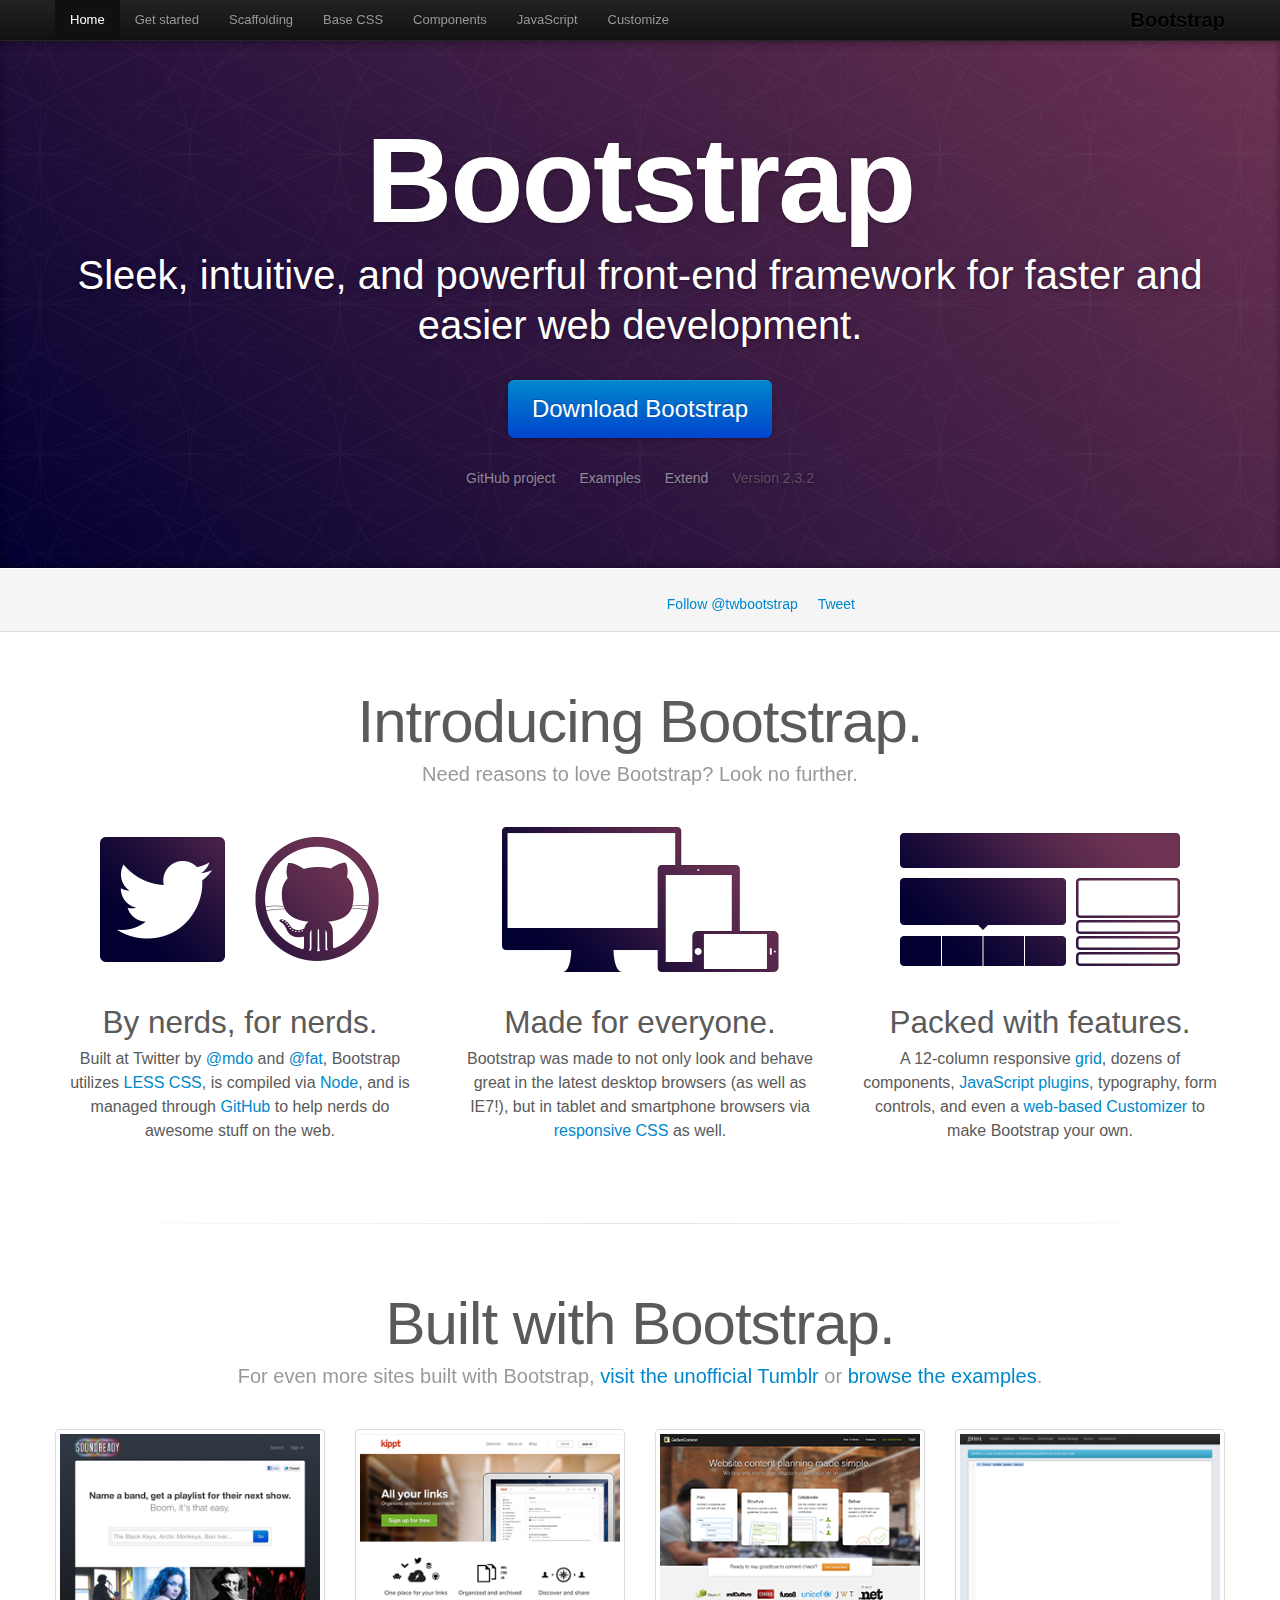
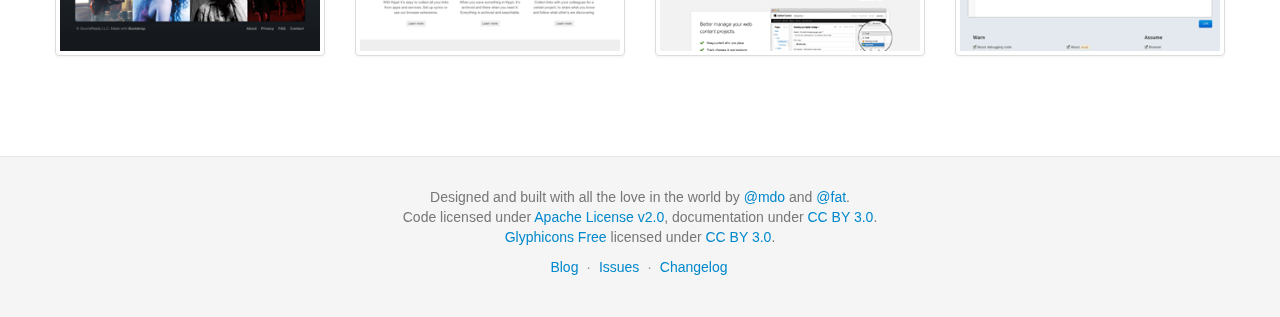
<file: app/lib/bootstrap/docs/index.html>
<!DOCTYPE html>
<html lang="en">
  <head>
    <meta charset="utf-8">
    <title>Bootstrap</title>
    <meta name="viewport" content="width=device-width, initial-scale=1.0">
    <meta name="description" content="">
    <meta name="author" content="">

    <!-- Le styles -->
    <link href="assets/css/bootstrap.css" rel="stylesheet">
    <link href="assets/css/bootstrap-responsive.css" rel="stylesheet">
    <link href="assets/css/docs.css" rel="stylesheet">
    <link href="assets/js/google-code-prettify/prettify.css" rel="stylesheet">

    <!-- Le HTML5 shim, for IE6-8 support of HTML5 elements -->
    <!--[if lt IE 9]>
      <script src="assets/js/html5shiv.js"></script>
    <![endif]-->

    <!-- Le fav and touch icons -->
    <link rel="apple-touch-icon-precomposed" sizes="144x144" href="assets/ico/apple-touch-icon-144-precomposed.png">
    <link rel="apple-touch-icon-precomposed" sizes="114x114" href="assets/ico/apple-touch-icon-114-precomposed.png">
      <link rel="apple-touch-icon-precomposed" sizes="72x72" href="assets/ico/apple-touch-icon-72-precomposed.png">
                    <link rel="apple-touch-icon-precomposed" href="assets/ico/apple-touch-icon-57-precomposed.png">
                                   <link rel="shortcut icon" href="assets/ico/favicon.png">

    <script type="text/javascript">
      var _gaq = _gaq || [];
      _gaq.push(['_setAccount', 'UA-146052-10']);
      _gaq.push(['_trackPageview']);
      (function() {
        var ga = document.createElement('script'); ga.type = 'text/javascript'; ga.async = true;
        ga.src = ('https:' == document.location.protocol ? 'https://ssl' : 'http://www') + '.google-analytics.com/ga.js';
        var s = document.getElementsByTagName('script')[0]; s.parentNode.insertBefore(ga, s);
      })();
    </script>
  </head>

  <body data-spy="scroll" data-target=".bs-docs-sidebar">

    <!-- Navbar
    ================================================== -->
    <div class="navbar navbar-inverse navbar-fixed-top">
      <div class="navbar-inner">
        <div class="container">
          <button type="button" class="btn btn-navbar" data-toggle="collapse" data-target=".nav-collapse">
            <span class="icon-bar"></span>
            <span class="icon-bar"></span>
            <span class="icon-bar"></span>
          </button>
          <a class="brand" href="./index.html">Bootstrap</a>
          <div class="nav-collapse collapse">
            <ul class="nav">
              <li class="active">
                <a href="./index.html">Home</a>
              </li>
              <li class="">
                <a href="./getting-started.html">Get started</a>
              </li>
              <li class="">
                <a href="./scaffolding.html">Scaffolding</a>
              </li>
              <li class="">
                <a href="./base-css.html">Base CSS</a>
              </li>
              <li class="">
                <a href="./components.html">Components</a>
              </li>
              <li class="">
                <a href="./javascript.html">JavaScript</a>
              </li>
              <li class="">
                <a href="./customize.html">Customize</a>
              </li>
            </ul>
          </div>
        </div>
      </div>
    </div>

<div class="jumbotron masthead">
  <div class="container">
    <h1>Bootstrap</h1>
    <p>Sleek, intuitive, and powerful front-end framework for faster and easier web development.</p>
    <p>
      <a href="assets/bootstrap.zip" class="btn btn-primary btn-large" onclick="_gaq.push(['_trackEvent', 'Jumbotron actions', 'Download', 'Download 2.3.2']);">Download Bootstrap</a>
    </p>
    <ul class="masthead-links">
      <li>
        <a href="http://github.com/twitter/bootstrap" onclick="_gaq.push(['_trackEvent', 'Jumbotron actions', 'Jumbotron links', 'GitHub project']);">GitHub project</a>
      </li>
      <li>
        <a href="./getting-started.html#examples" onclick="_gaq.push(['_trackEvent', 'Jumbotron actions', 'Jumbotron links', 'Examples']);">Examples</a>
      </li>
      <li>
        <a href="./extend.html" onclick="_gaq.push(['_trackEvent', 'Jumbotron actions', 'Jumbotron links', 'Extend']);">Extend</a>
      </li>
      <li>
        Version 2.3.2
      </li>
    </ul>
  </div>
</div>

<div class="bs-docs-social">
  <div class="container">
    <ul class="bs-docs-social-buttons">
      <li>
        <iframe class="github-btn" src="http://ghbtns.com/github-btn.html?user=twbs&repo=bootstrap&type=watch&count=true" allowtransparency="true" frameborder="0" scrolling="0" width="100px" height="20px"></iframe>
      </li>
      <li>
        <iframe class="github-btn" src="http://ghbtns.com/github-btn.html?user=twbs&repo=bootstrap&type=fork&count=true" allowtransparency="true" frameborder="0" scrolling="0" width="102px" height="20px"></iframe>
      </li>
      <li class="follow-btn">
        <a href="https://twitter.com/twbootstrap" class="twitter-follow-button" data-link-color="#0069D6" data-show-count="true">Follow @twbootstrap</a>
      </li>
      <li class="tweet-btn">
        <a href="https://twitter.com/share" class="twitter-share-button" data-url="http://twbs.github.com/bootstrap/" data-count="horizontal" data-via="twbootstrap" data-related="mdo:Creator of Twitter Bootstrap">Tweet</a>
      </li>
    </ul>
  </div>
</div>

<div class="container">

  <div class="marketing">

    <h1>Introducing Bootstrap.</h1>
    <p class="marketing-byline">Need reasons to love Bootstrap? Look no further.</p>

    <div class="row-fluid">
      <div class="span4">
        <img class="marketing-img" src="assets/img/bs-docs-twitter-github.png">
        <h2>By nerds, for nerds.</h2>
        <p>Built at Twitter by <a href="http://twitter.com/mdo">@mdo</a> and <a href="http://twitter.com/fat">@fat</a>, Bootstrap utilizes <a href="http://lesscss.org">LESS CSS</a>, is compiled via <a href="http://nodejs.org">Node</a>, and is managed through <a href="http://github.com">GitHub</a> to help nerds do awesome stuff on the web.</p>
      </div>
      <div class="span4">
        <img class="marketing-img" src="assets/img/bs-docs-responsive-illustrations.png">
        <h2>Made for everyone.</h2>
        <p>Bootstrap was made to not only look and behave great in the latest desktop browsers (as well as IE7!), but in tablet and smartphone browsers via <a href="./scaffolding.html#responsive">responsive CSS</a> as well.</p>
      </div>
      <div class="span4">
        <img class="marketing-img" src="assets/img/bs-docs-bootstrap-features.png">
        <h2>Packed with features.</h2>
        <p>A 12-column responsive <a href="./scaffolding.html#gridSystem">grid</a>, dozens of components, <a href="./javascript.html">JavaScript plugins</a>, typography, form controls, and even a <a href="./customize.html">web-based Customizer</a> to make Bootstrap your own.</p>
      </div>
    </div>

    <hr class="soften">

    <h1>Built with Bootstrap.</h1>
    <p class="marketing-byline">For even more sites built with Bootstrap, <a href="http://builtwithbootstrap.tumblr.com/" target="_blank">visit the unofficial Tumblr</a> or <a href="./getting-started.html#examples">browse the examples</a>.</p>
    <div class="row-fluid">
      <ul class="thumbnails example-sites">
        <li class="span3">
          <a class="thumbnail" href="http://soundready.fm/" target="_blank">
            <img src="assets/img/example-sites/soundready.png" alt="SoundReady.fm">
          </a>
        </li>
        <li class="span3">
          <a class="thumbnail" href="http://kippt.com/" target="_blank">
            <img src="assets/img/example-sites/kippt.png" alt="Kippt">
          </a>
        </li>
        <li class="span3">
          <a class="thumbnail" href="http://www.gathercontent.com/" target="_blank">
            <img src="assets/img/example-sites/gathercontent.png" alt="Gather Content">
          </a>
        </li>
        <li class="span3">
          <a class="thumbnail" href="http://www.jshint.com/" target="_blank">
            <img src="assets/img/example-sites/jshint.png" alt="JS Hint">
          </a>
        </li>
      </ul>
     </div>

  </div>

</div>



    <!-- Footer
    ================================================== -->
    <footer class="footer">
      <div class="container">
        <p>Designed and built with all the love in the world by <a href="http://twitter.com/mdo" target="_blank">@mdo</a> and <a href="http://twitter.com/fat" target="_blank">@fat</a>.</p>
        <p>Code licensed under <a href="http://www.apache.org/licenses/LICENSE-2.0" target="_blank">Apache License v2.0</a>, documentation under <a href="http://creativecommons.org/licenses/by/3.0/">CC BY 3.0</a>.</p>
        <p><a href="http://glyphicons.com">Glyphicons Free</a> licensed under <a href="http://creativecommons.org/licenses/by/3.0/">CC BY 3.0</a>.</p>
        <ul class="footer-links">
          <li><a href="http://blog.getbootstrap.com">Blog</a></li>
          <li class="muted">&middot;</li>
          <li><a href="https://github.com/twbs/bootstrap/issues?state=open">Issues</a></li>
          <li class="muted">&middot;</li>
          <li><a href="https://github.com/twbs/bootstrap/releases">Changelog</a></li>
        </ul>
      </div>
    </footer>



    <!-- Le javascript
    ================================================== -->
    <!-- Placed at the end of the document so the pages load faster -->
    <script type="text/javascript" src="http://platform.twitter.com/widgets.js"></script>
    <script src="assets/js/jquery.js"></script>
    <script src="assets/js/bootstrap-transition.js"></script>
    <script src="assets/js/bootstrap-alert.js"></script>
    <script src="assets/js/bootstrap-modal.js"></script>
    <script src="assets/js/bootstrap-dropdown.js"></script>
    <script src="assets/js/bootstrap-scrollspy.js"></script>
    <script src="assets/js/bootstrap-tab.js"></script>
    <script src="assets/js/bootstrap-tooltip.js"></script>
    <script src="assets/js/bootstrap-popover.js"></script>
    <script src="assets/js/bootstrap-button.js"></script>
    <script src="assets/js/bootstrap-collapse.js"></script>
    <script src="assets/js/bootstrap-carousel.js"></script>
    <script src="assets/js/bootstrap-typeahead.js"></script>
    <script src="assets/js/bootstrap-affix.js"></script>

    <script src="assets/js/holder/holder.js"></script>
    <script src="assets/js/google-code-prettify/prettify.js"></script>

    <script src="assets/js/application.js"></script>


    <!-- Analytics
    ================================================== -->
    <script>
      var _gauges = _gauges || [];
      (function() {
        var t   = document.createElement('script');
        t.type  = 'text/javascript';
        t.async = true;
        t.id    = 'gauges-tracker';
        t.setAttribute('data-site-id', '4f0dc9fef5a1f55508000013');
        t.src = '//secure.gaug.es/track.js';
        var s = document.getElementsByTagName('script')[0];
        s.parentNode.insertBefore(t, s);
      })();
    </script>

  </body>
</html>
</file>
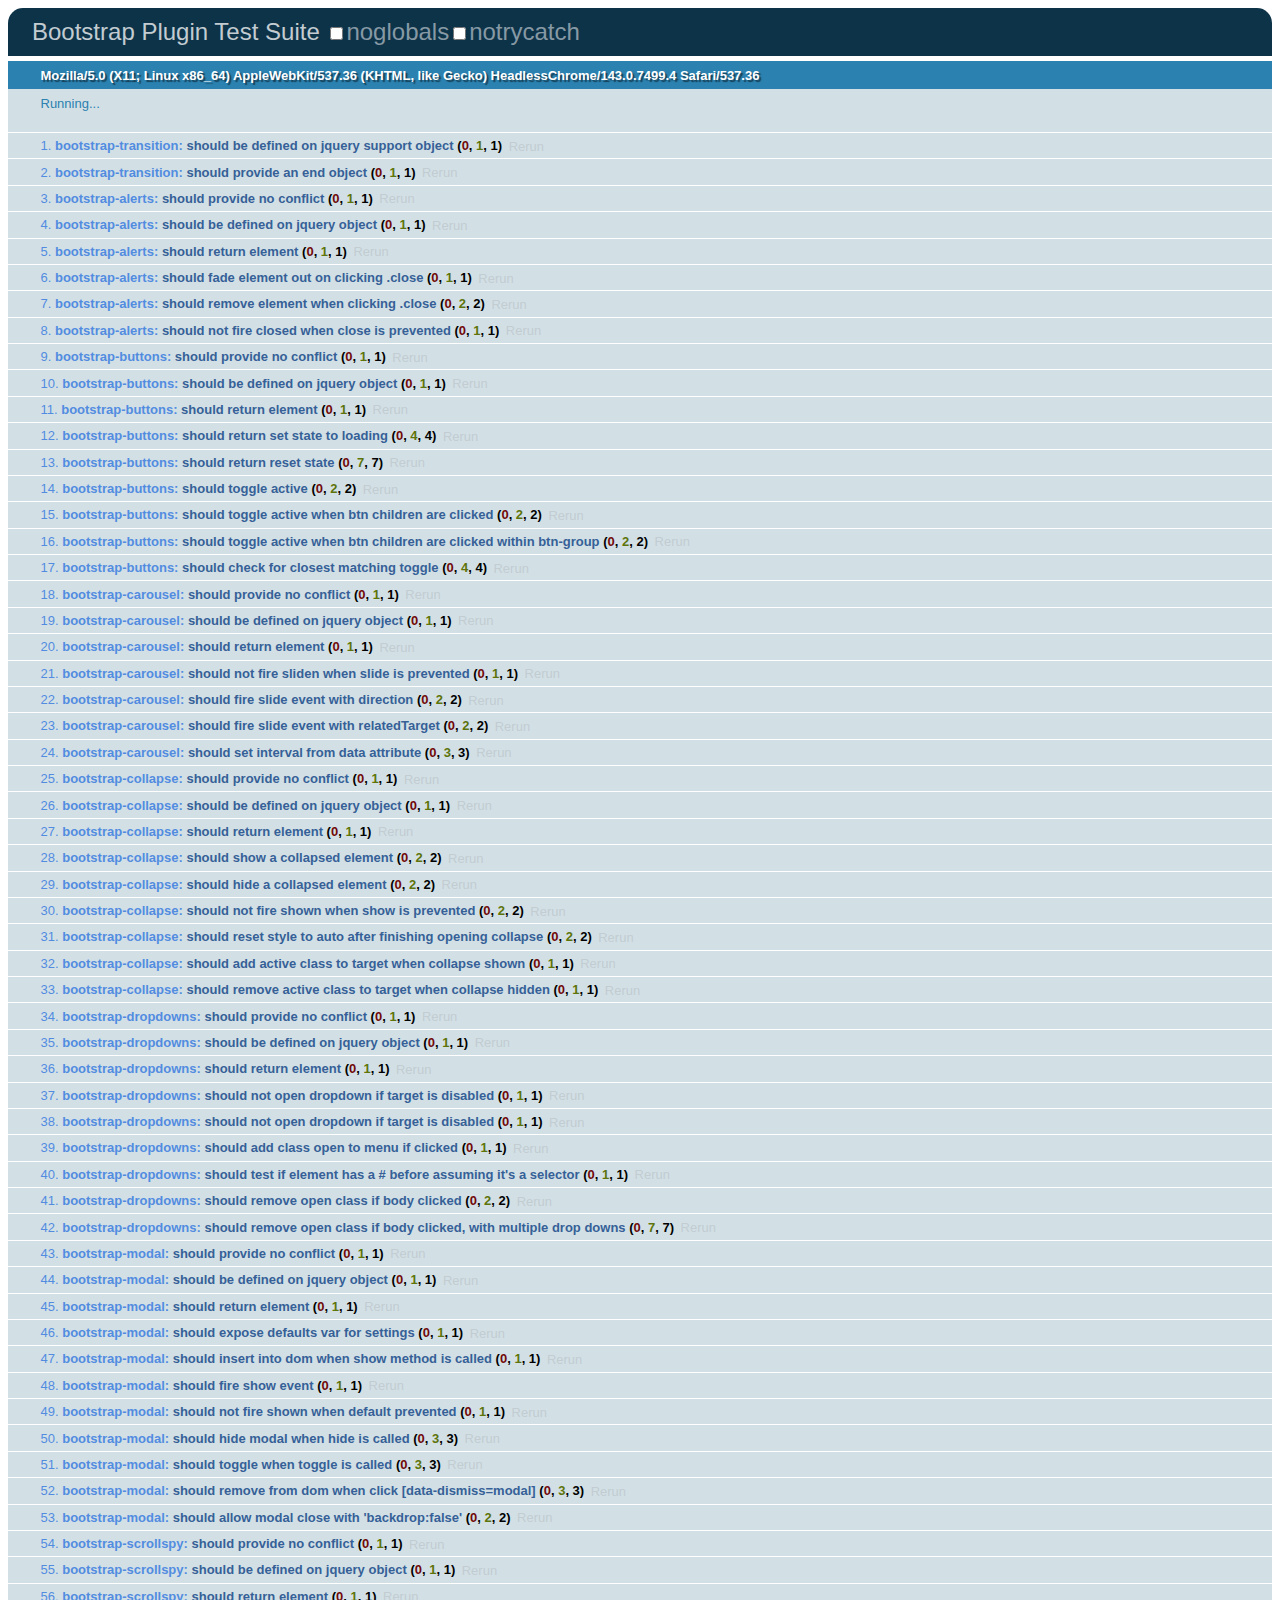
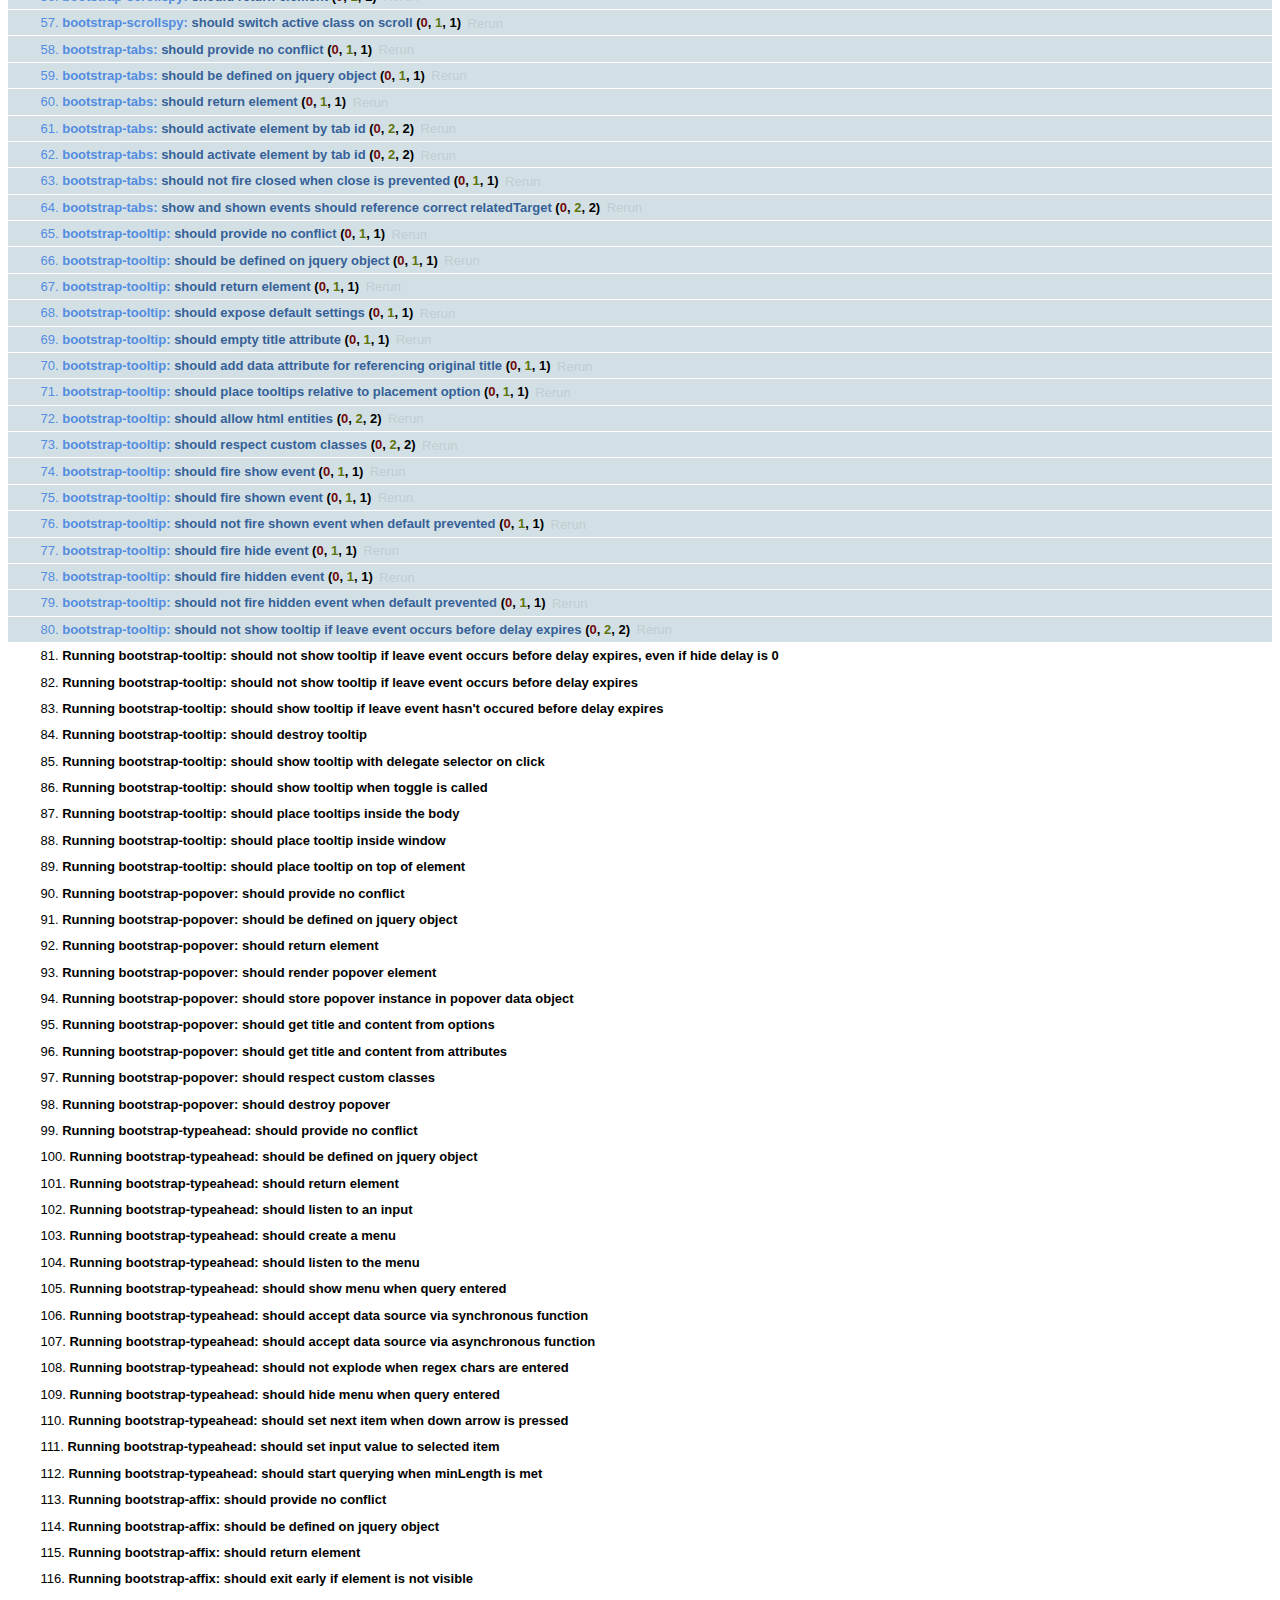
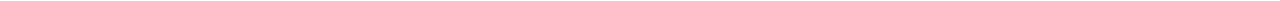
<file: app/lib/bootstrap/js/tests/index.html>
<!DOCTYPE HTML>
<html>
<head>
  <title>Bootstrap Plugin Test Suite</title>

  <!-- jquery -->
  <!--<script src="http://code.jquery.com/jquery-1.7.min.js"></script>-->
  <script src="vendor/jquery.js"></script>

  <!-- qunit -->
  <link rel="stylesheet" href="vendor/qunit.css" type="text/css" media="screen" />
  <script src="vendor/qunit.js"></script>

  <!-- phantomjs logging script-->
  <script src="unit/bootstrap-phantom.js"></script>

  <!--  plugin sources -->
  <script src="../../js/bootstrap-transition.js"></script>
  <script src="../../js/bootstrap-alert.js"></script>
  <script src="../../js/bootstrap-button.js"></script>
  <script src="../../js/bootstrap-carousel.js"></script>
  <script src="../../js/bootstrap-collapse.js"></script>
  <script src="../../js/bootstrap-dropdown.js"></script>
  <script src="../../js/bootstrap-modal.js"></script>
  <script src="../../js/bootstrap-scrollspy.js"></script>
  <script src="../../js/bootstrap-tab.js"></script>
  <script src="../../js/bootstrap-tooltip.js"></script>
  <script src="../../js/bootstrap-popover.js"></script>
  <script src="../../js/bootstrap-typeahead.js"></script>
  <script src="../../js/bootstrap-affix.js"></script>

  <!-- unit tests -->
  <script src="unit/bootstrap-transition.js"></script>
  <script src="unit/bootstrap-alert.js"></script>
  <script src="unit/bootstrap-button.js"></script>
  <script src="unit/bootstrap-carousel.js"></script>
  <script src="unit/bootstrap-collapse.js"></script>
  <script src="unit/bootstrap-dropdown.js"></script>
  <script src="unit/bootstrap-modal.js"></script>
  <script src="unit/bootstrap-scrollspy.js"></script>
  <script src="unit/bootstrap-tab.js"></script>
  <script src="unit/bootstrap-tooltip.js"></script>
  <script src="unit/bootstrap-popover.js"></script>
  <script src="unit/bootstrap-typeahead.js"></script>
  <script src="unit/bootstrap-affix.js"></script>
</head>
<body>
  <div>
    <h1 id="qunit-header">Bootstrap Plugin Test Suite</h1>
    <h2 id="qunit-banner"></h2>
    <h2 id="qunit-userAgent"></h2>
    <ol id="qunit-tests"></ol>
    <div id="qunit-fixture"></div>
  </div>
</body>
</html>
</file>
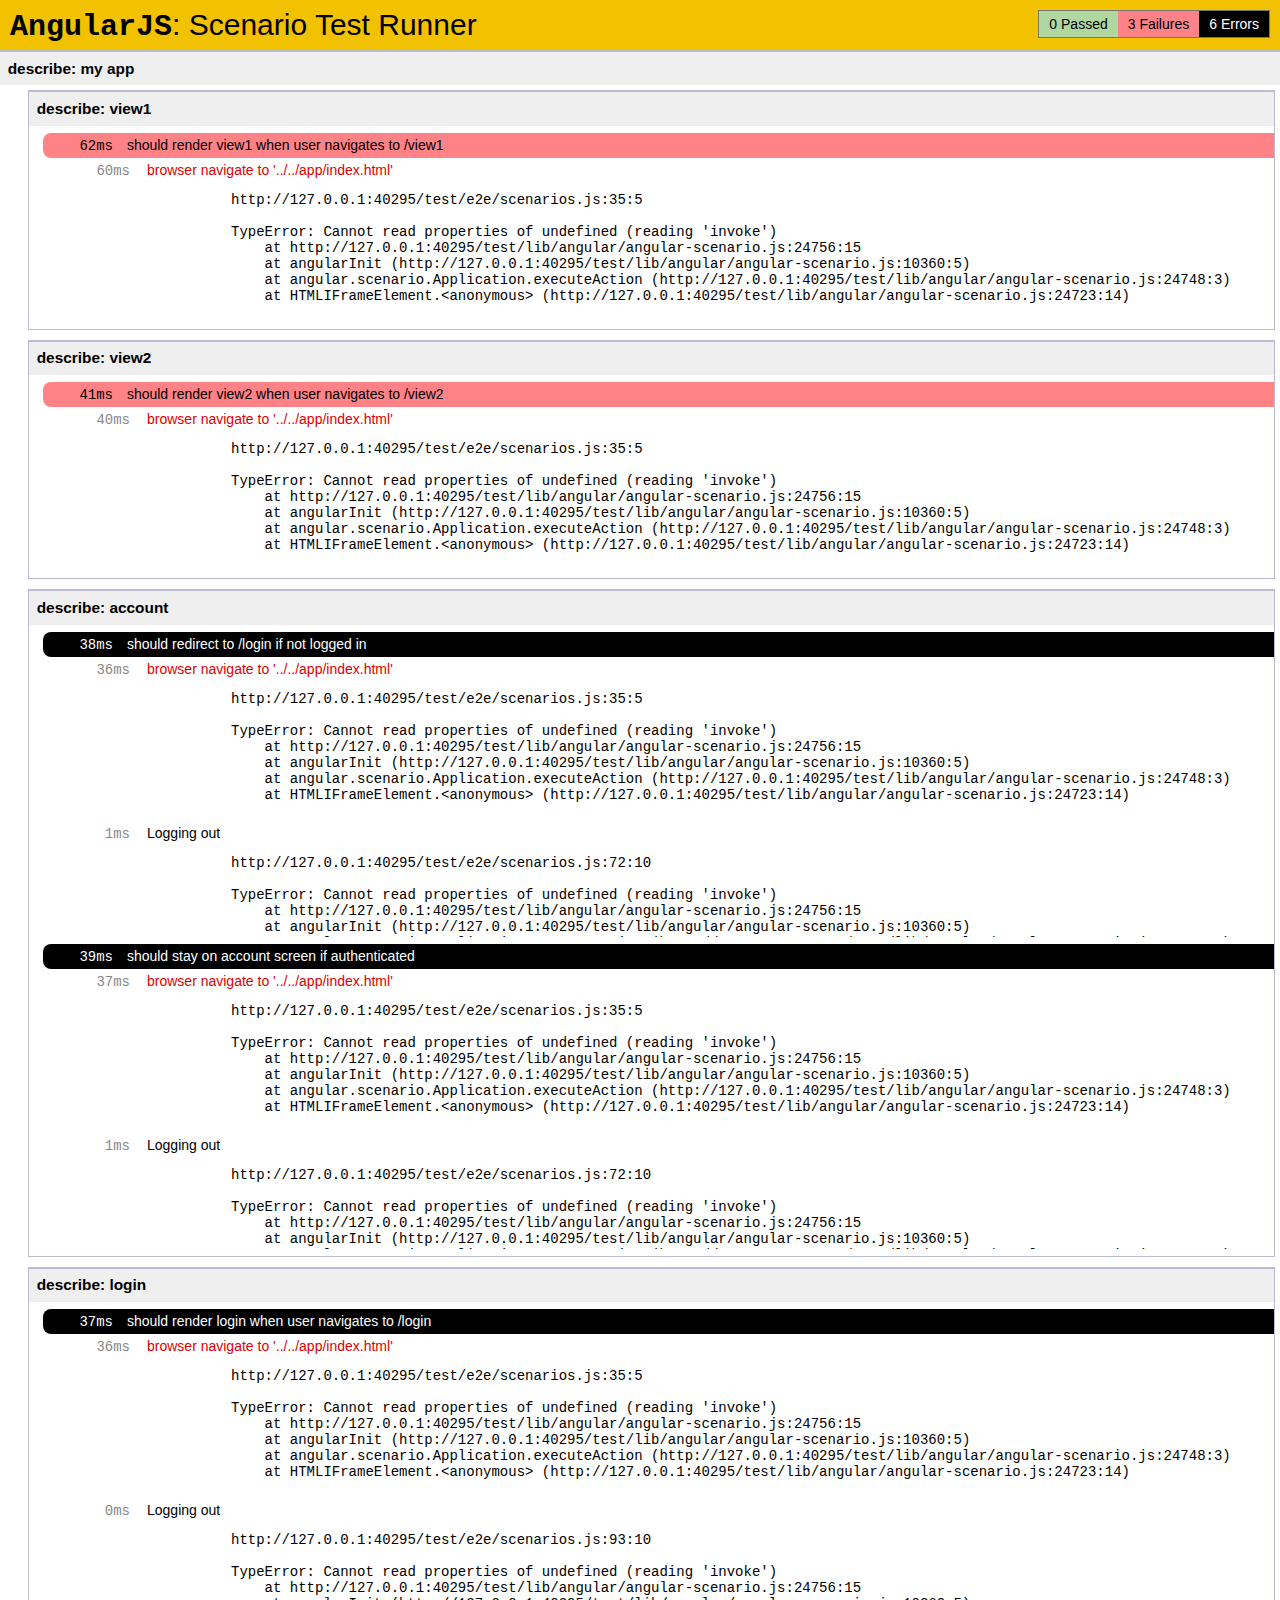
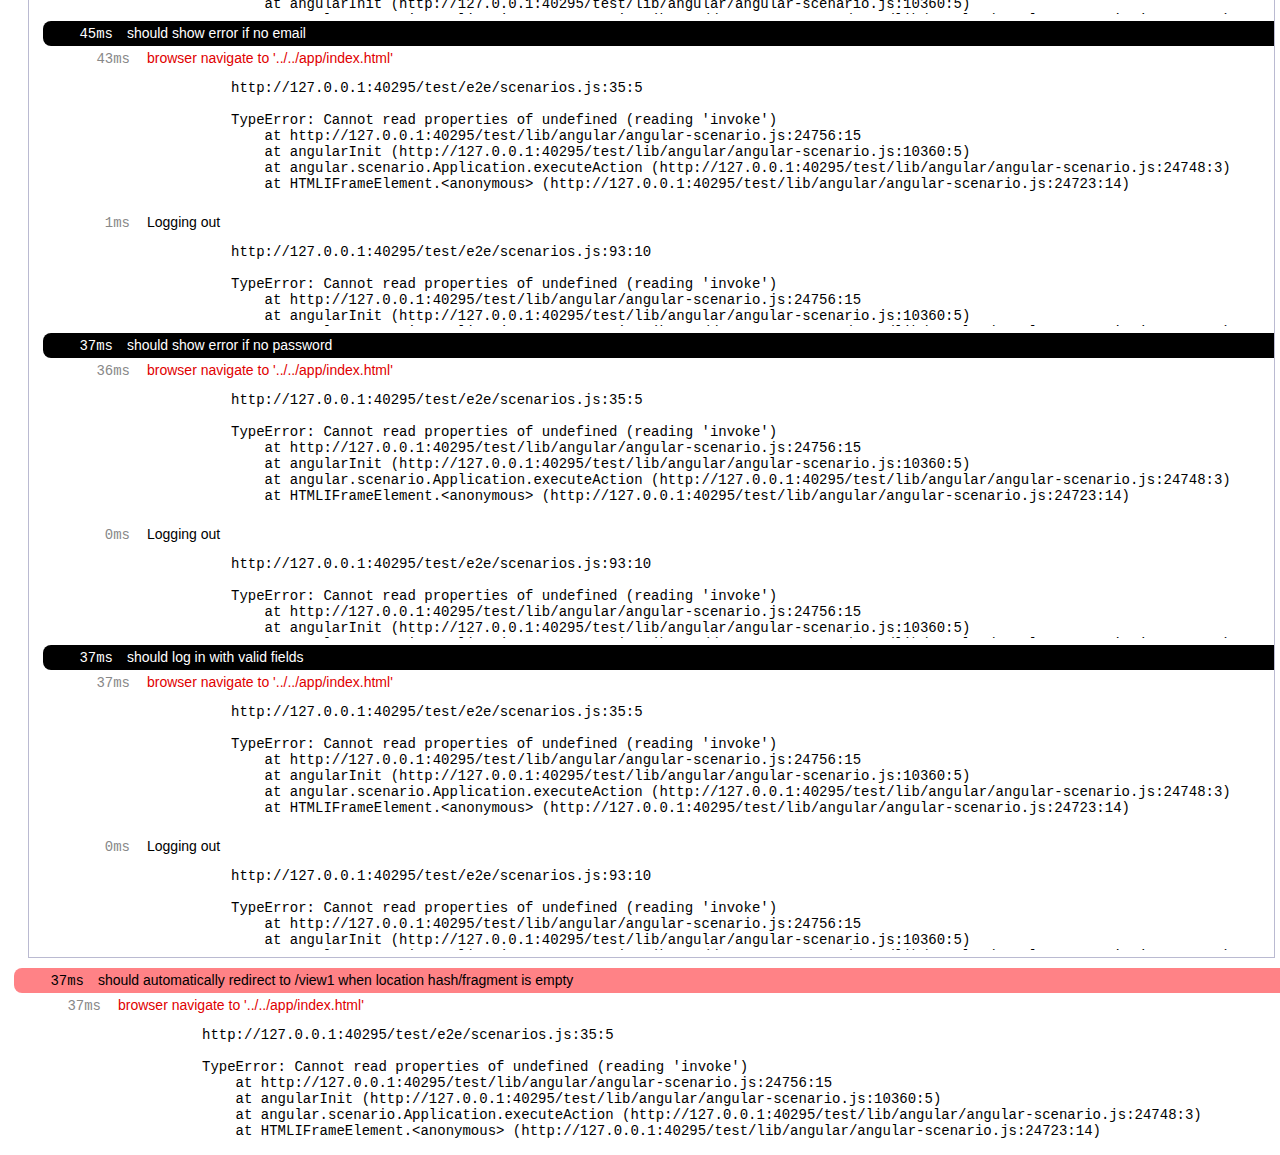
<file: test/e2e/runner.html>
<!doctype html>
<html lang="en">
  <head>
    <title>End2end Test Runner</title>
    <meta charset="utf-8">
    <script src="../lib/angular/angular-scenario.js" ng-autotest></script>
    <script src="scenarios.js"></script>
  </head>
  <body>
  </body>
</html>
</file>
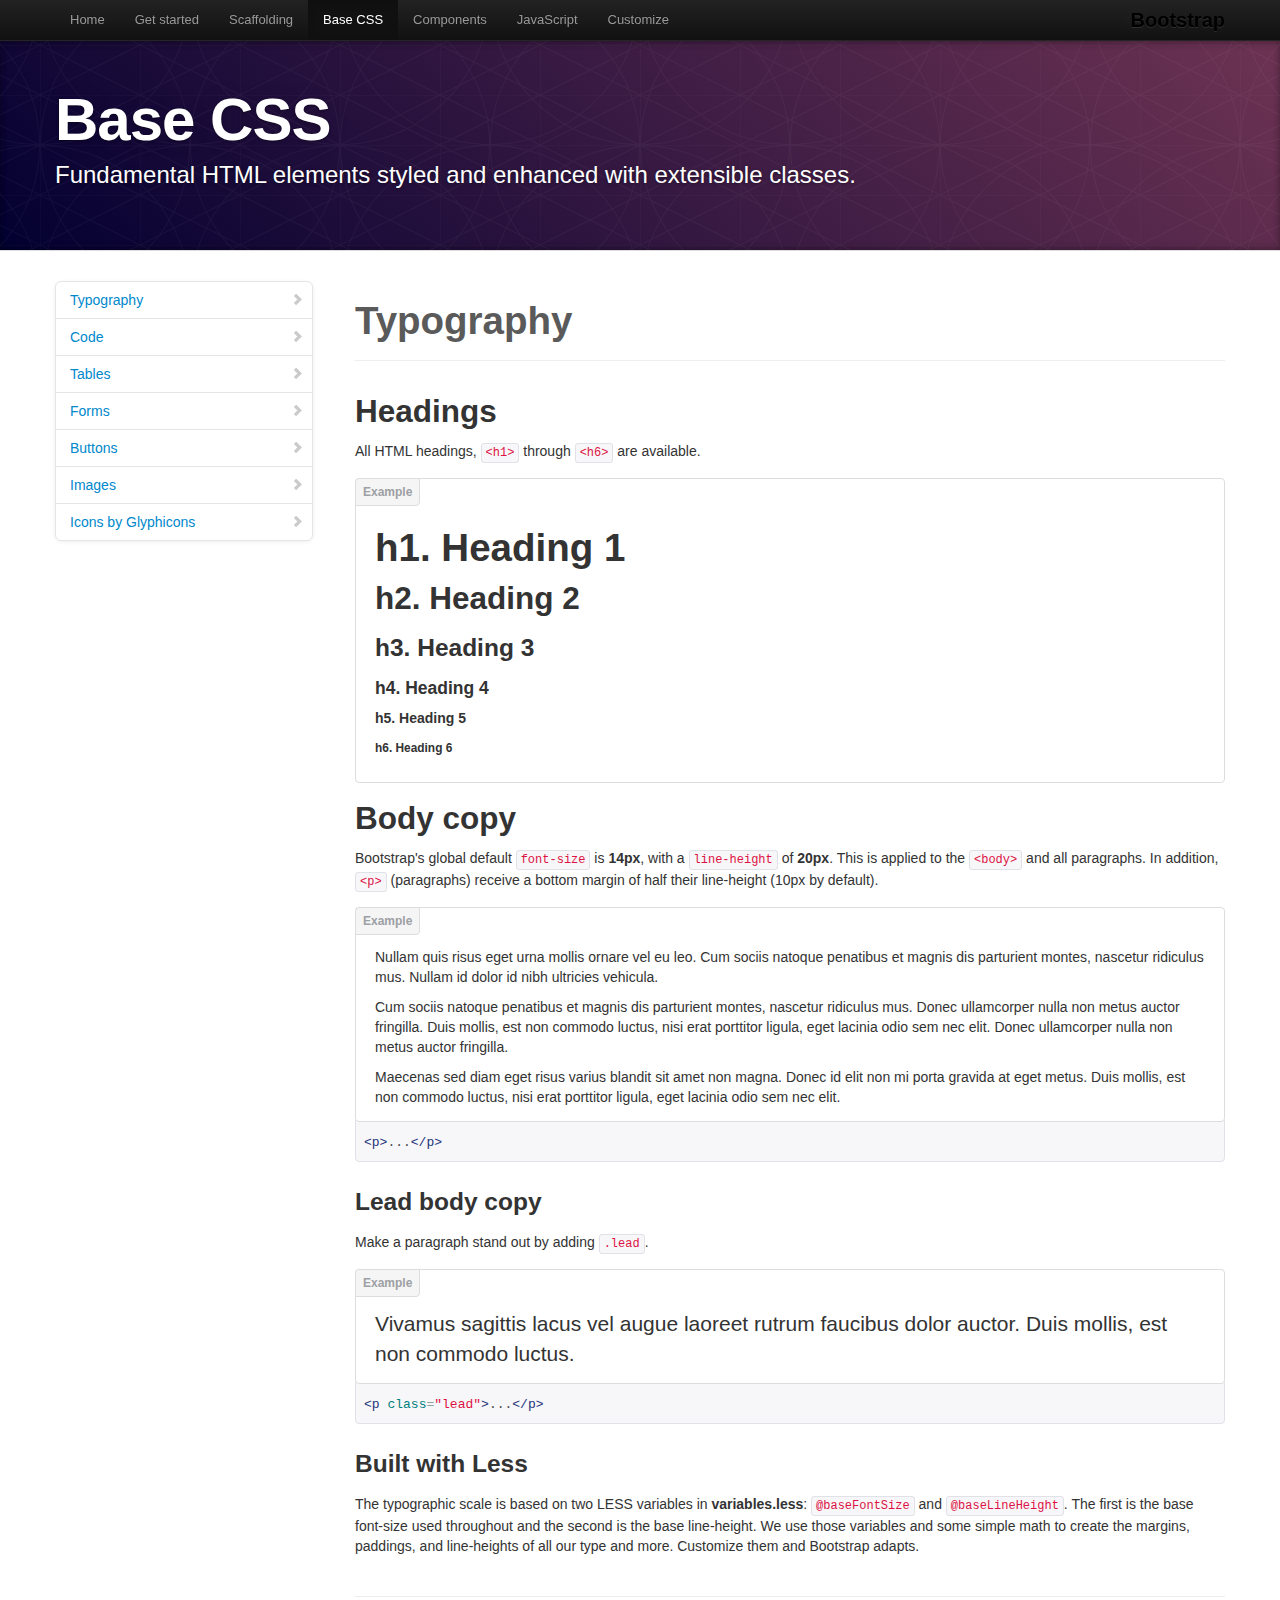
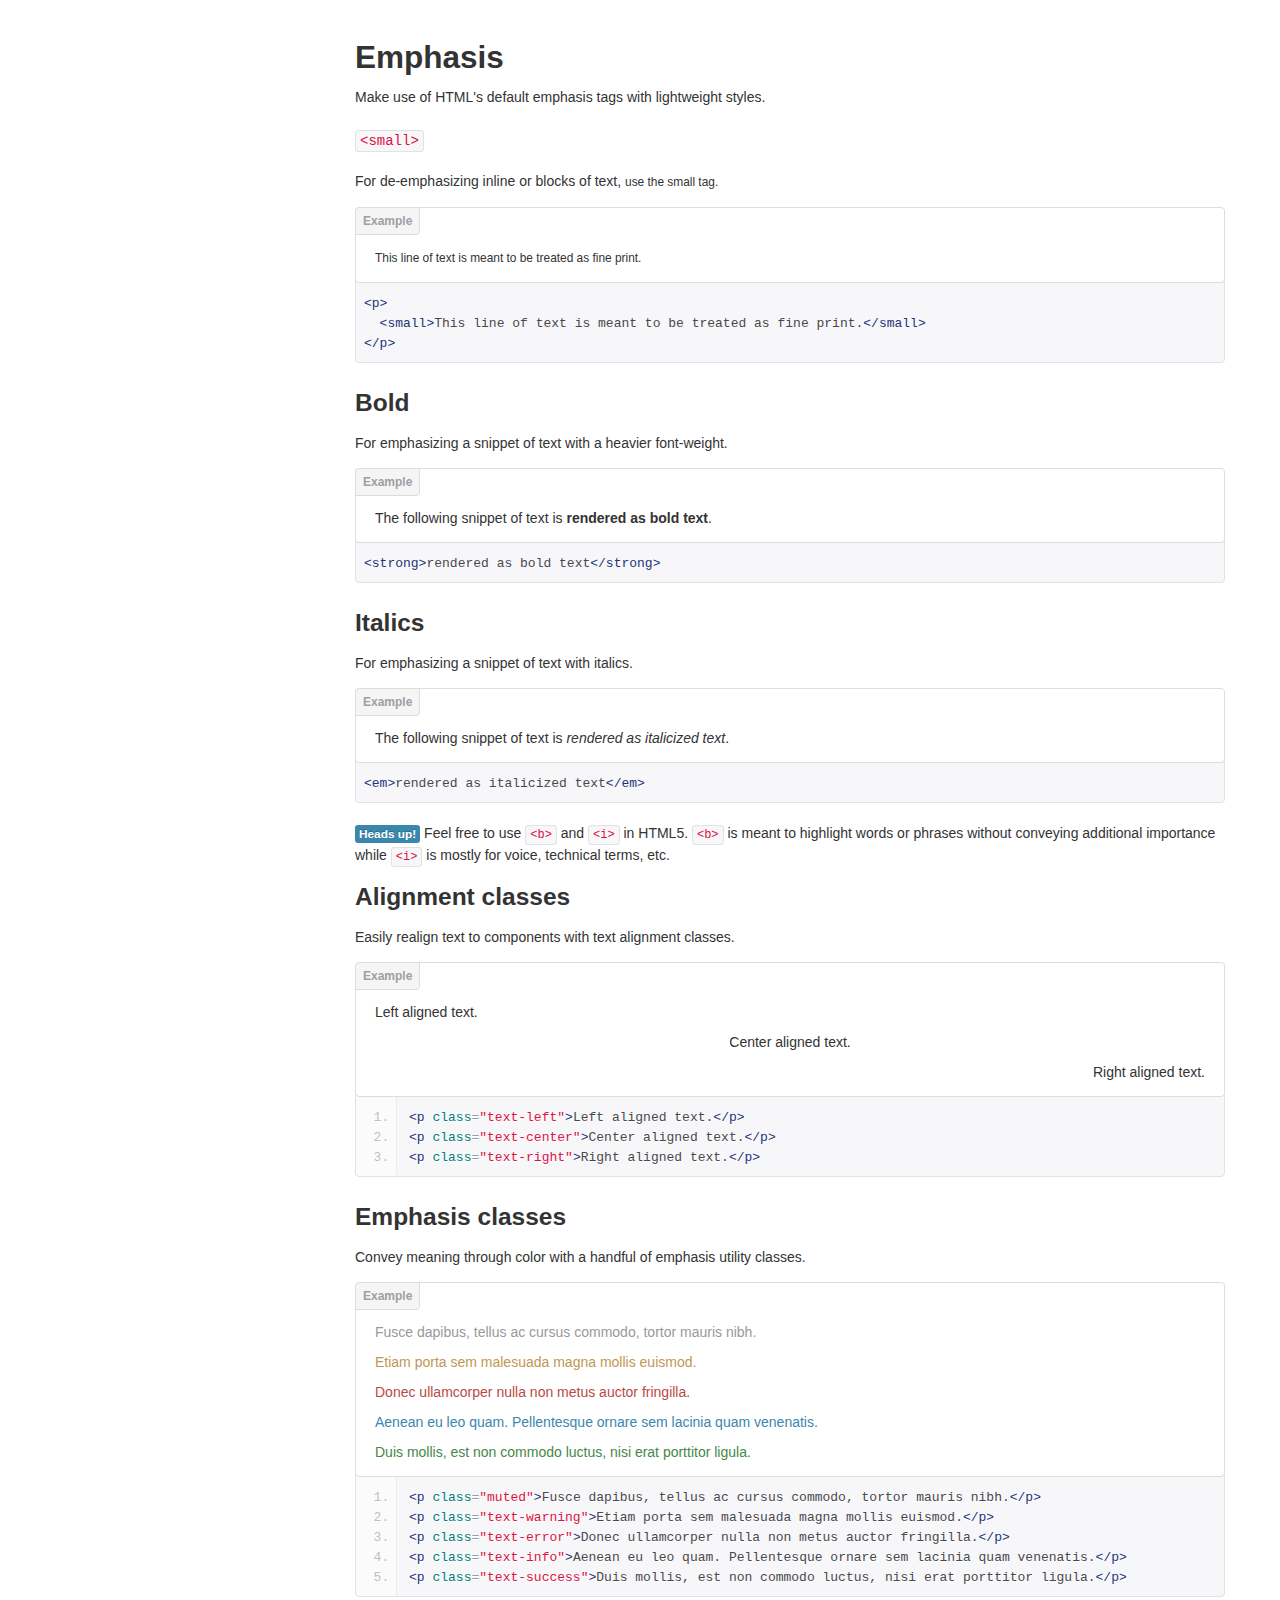
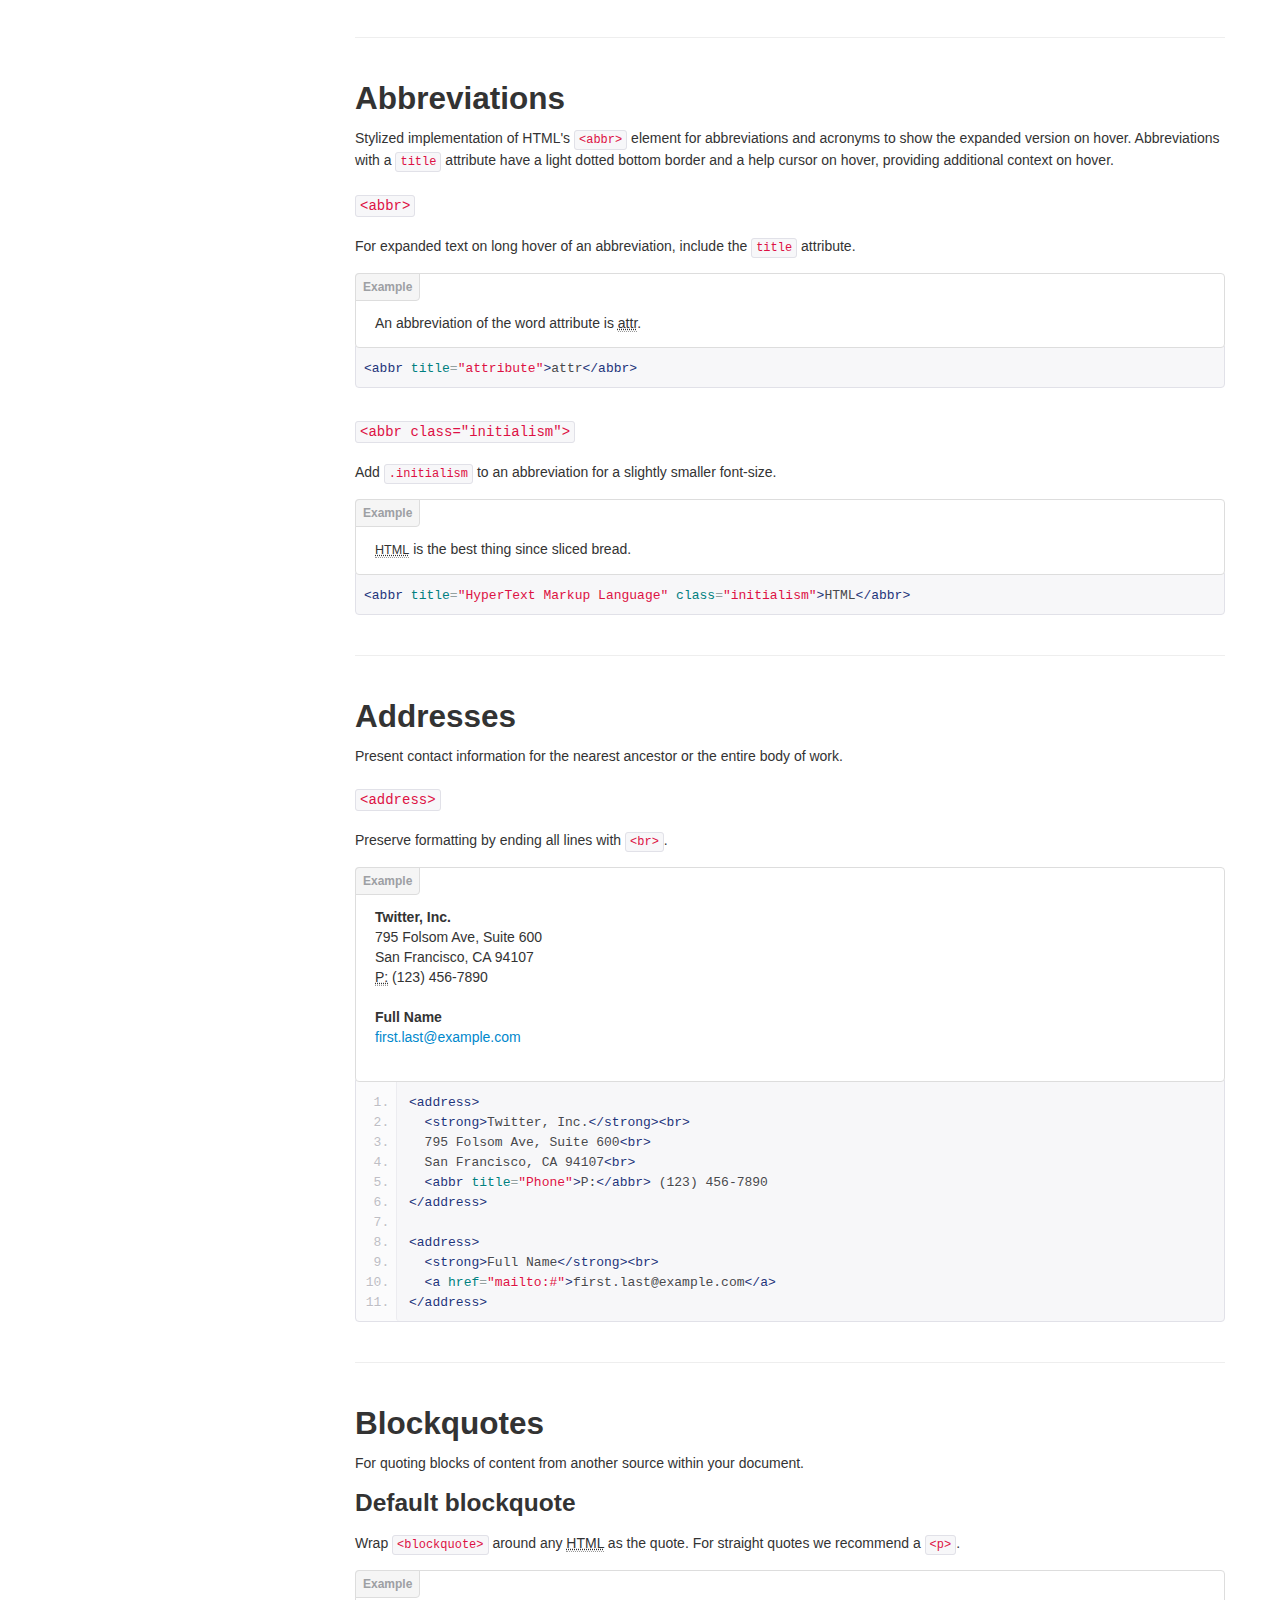
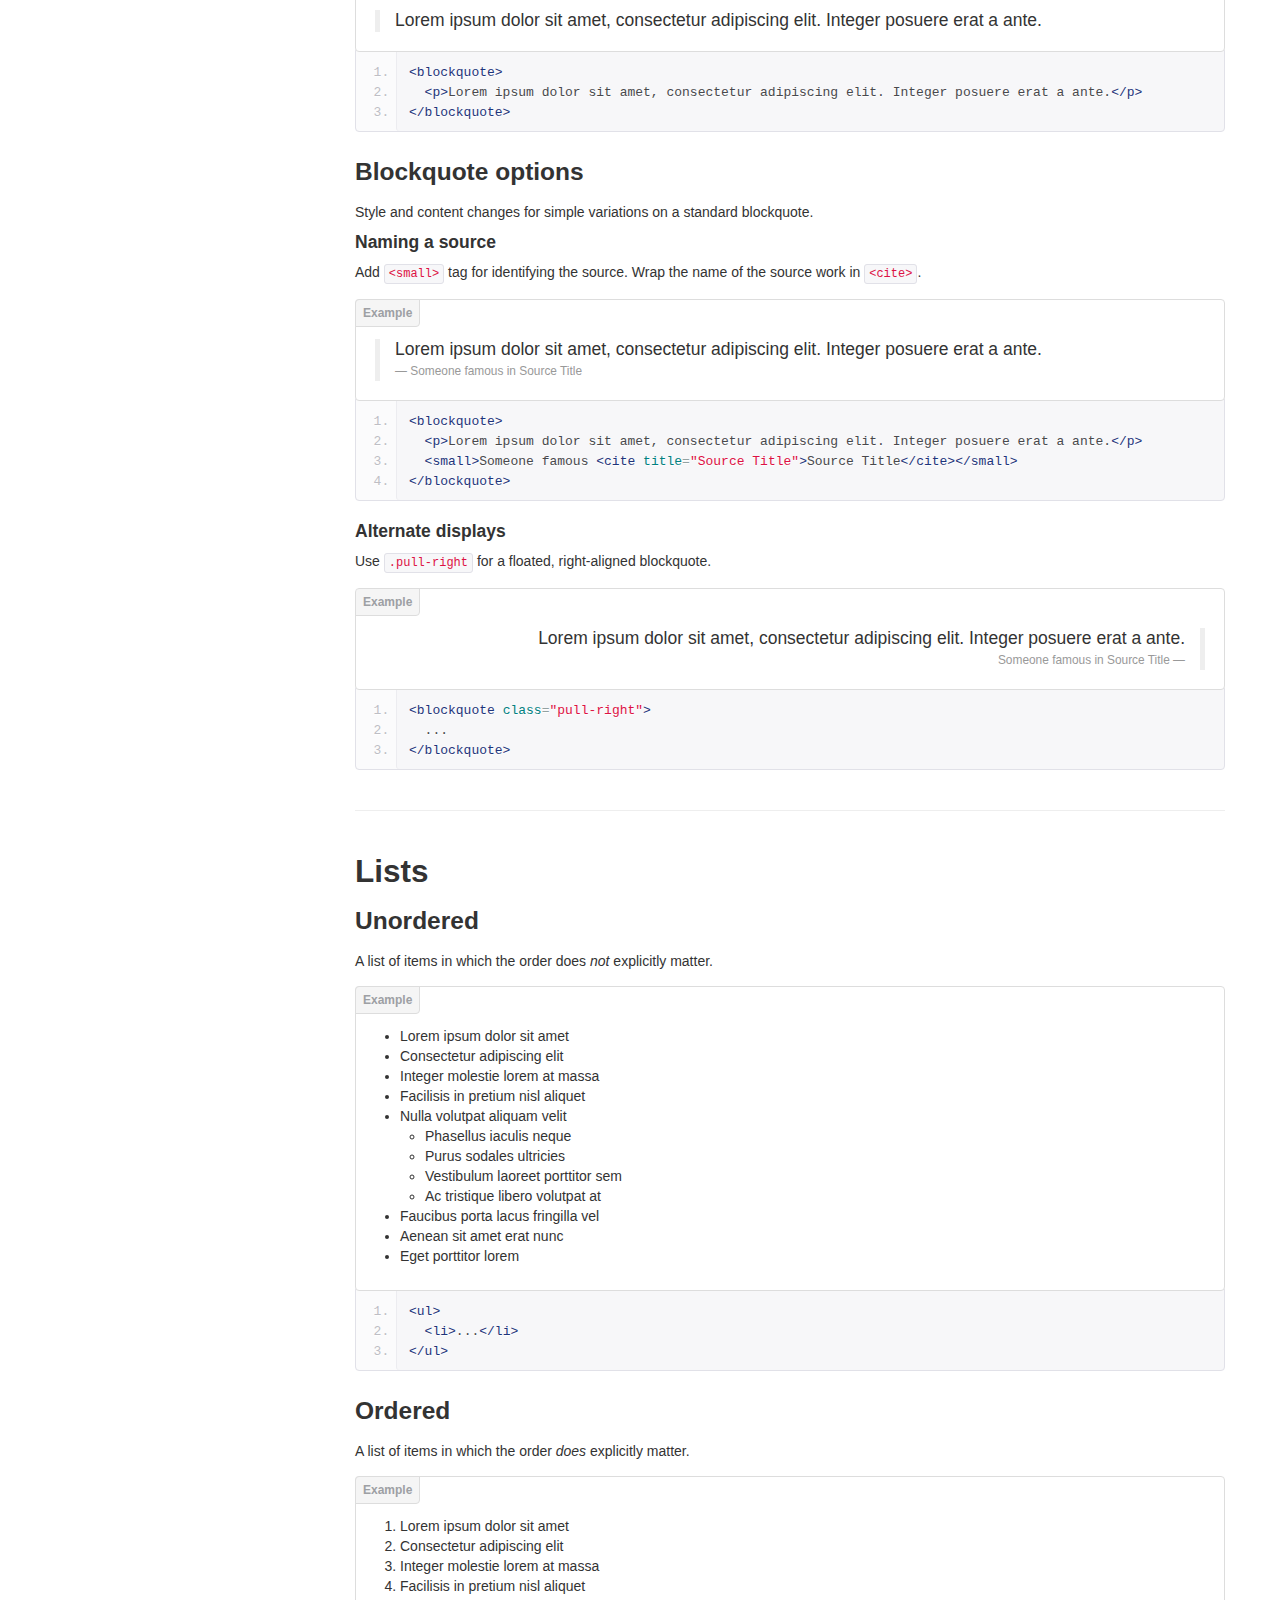
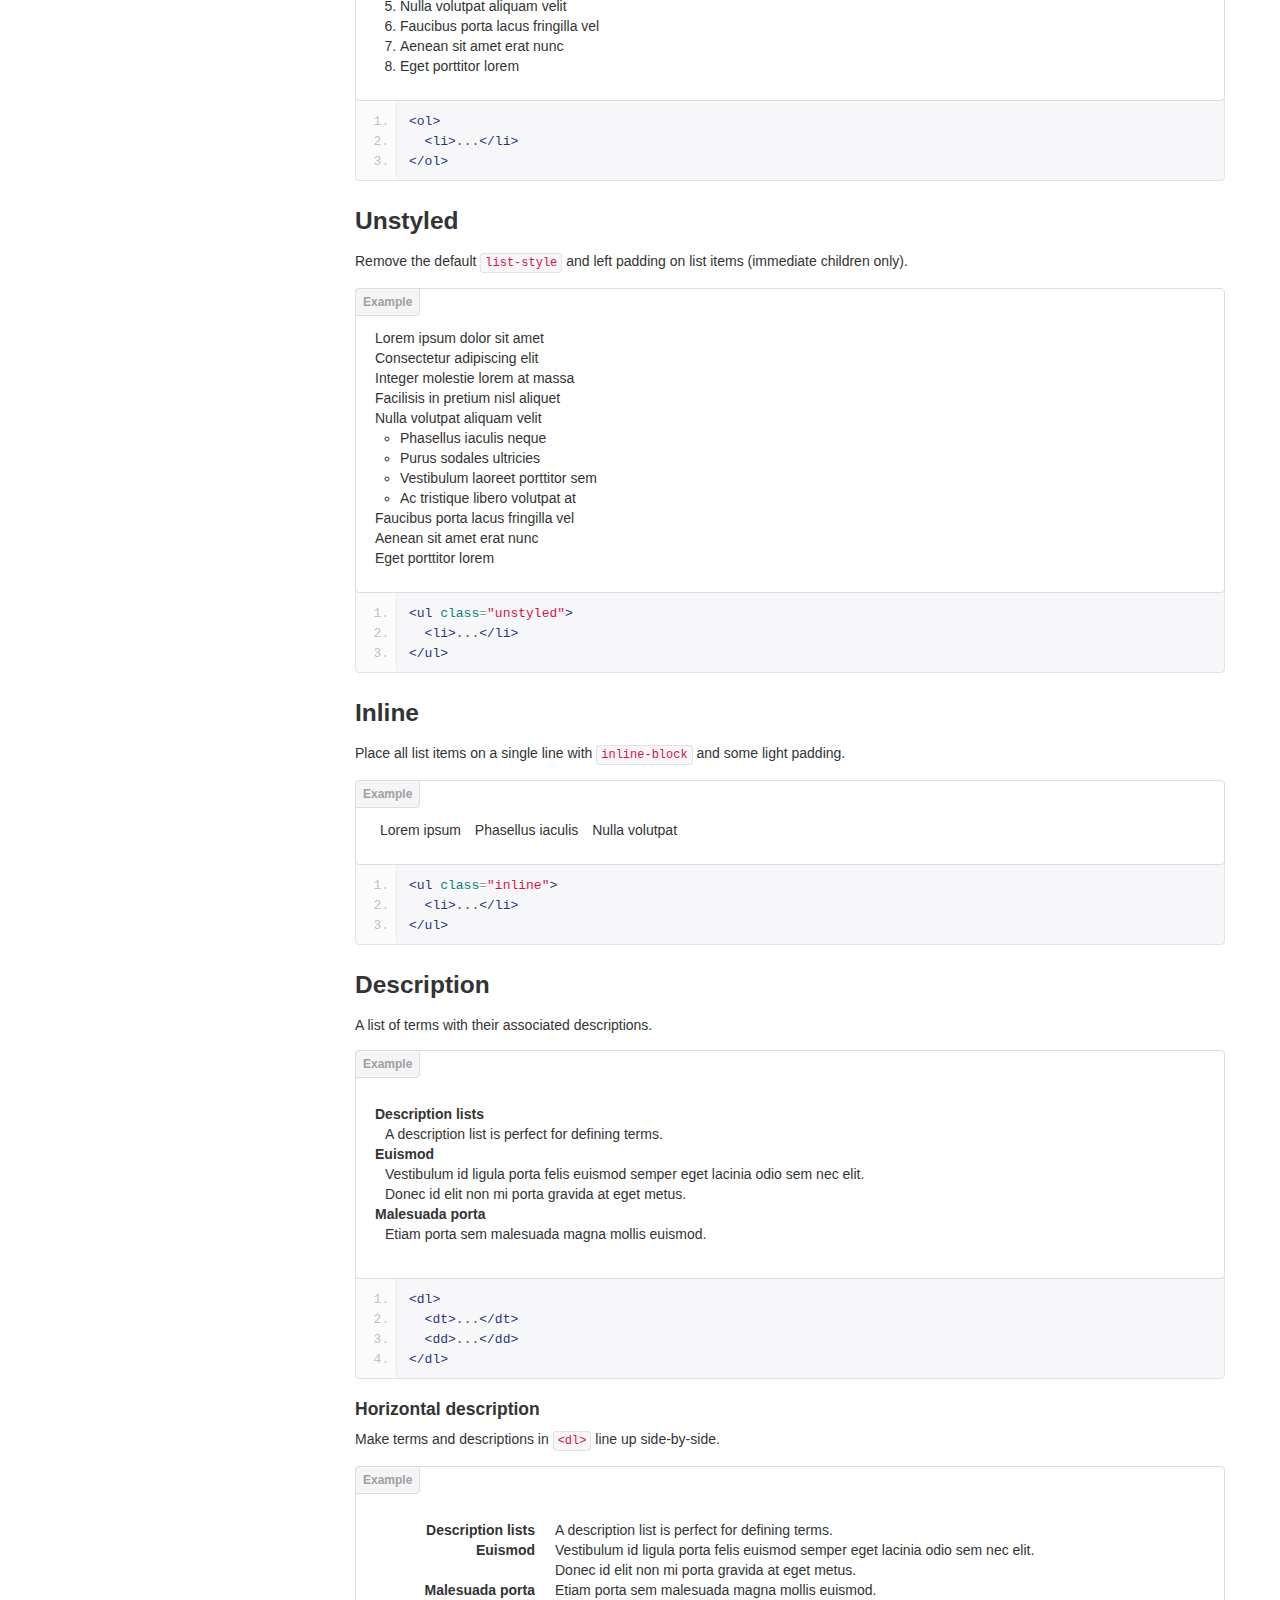
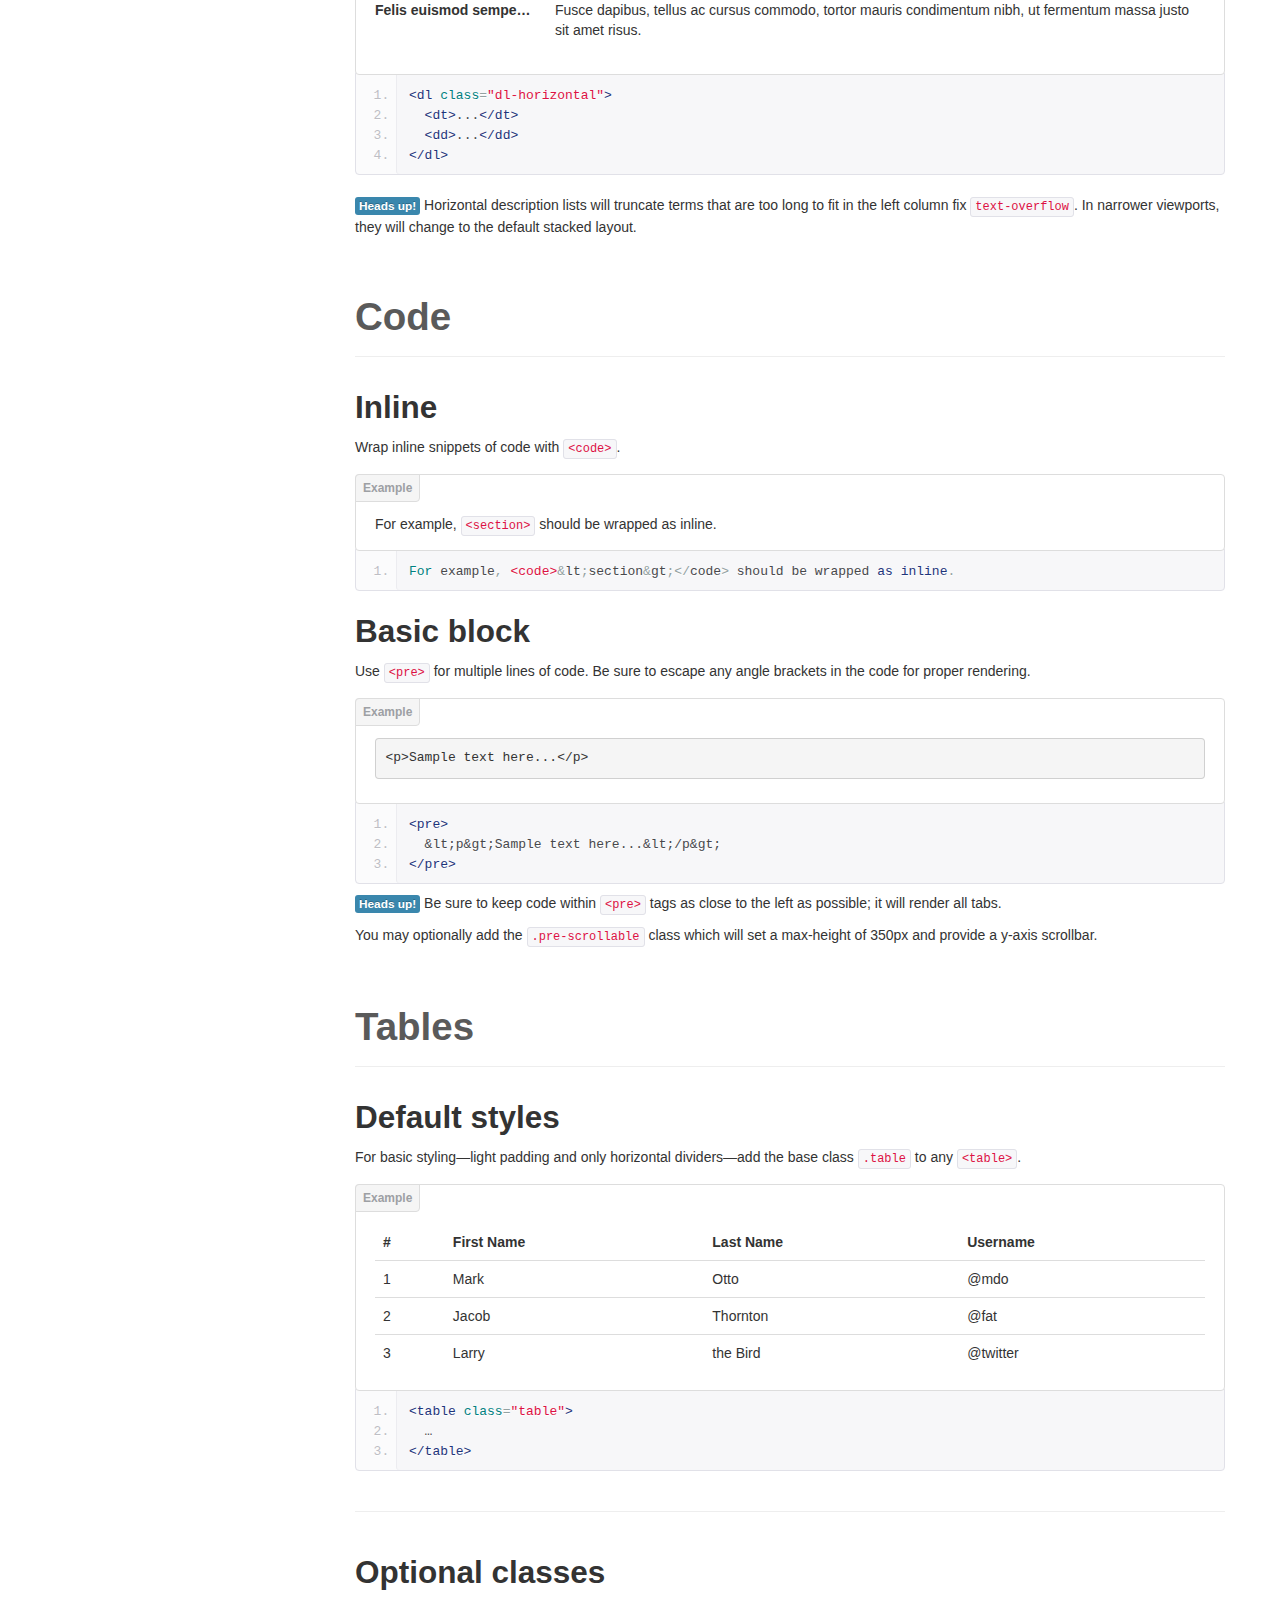
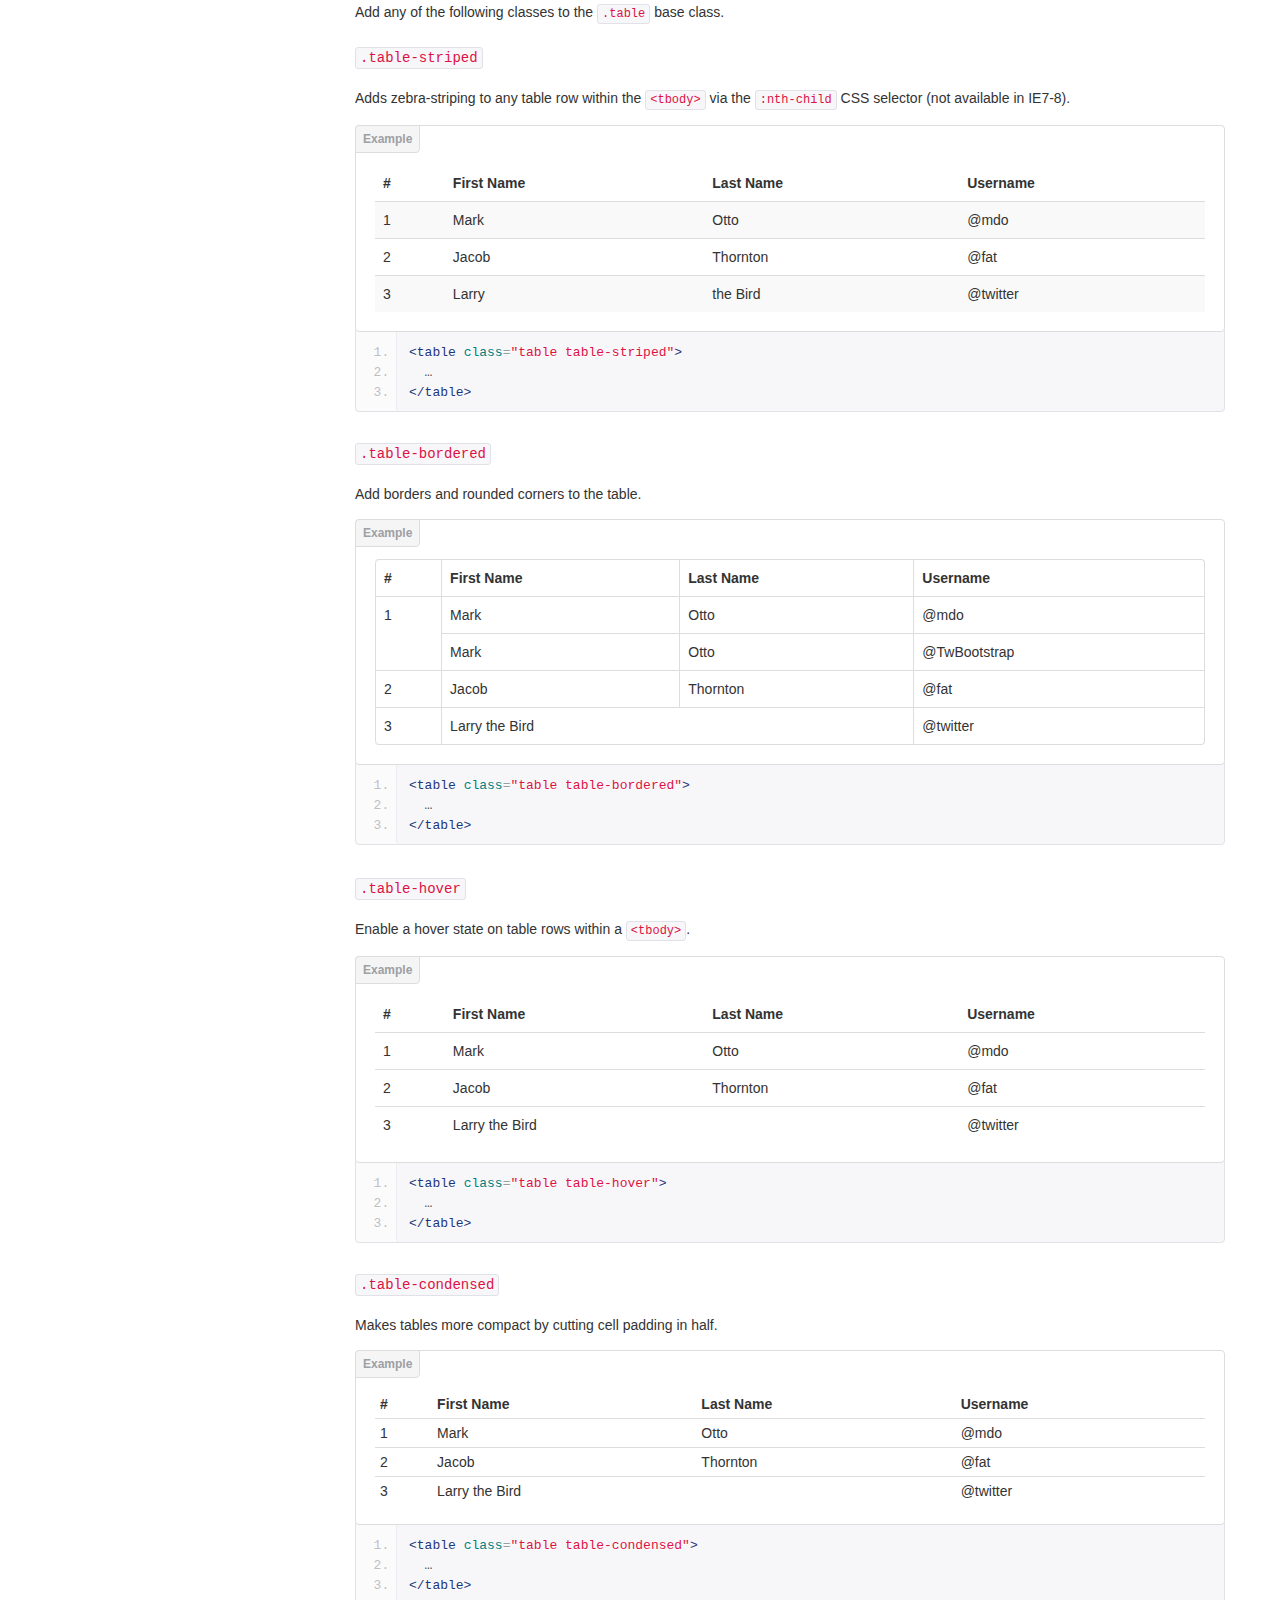
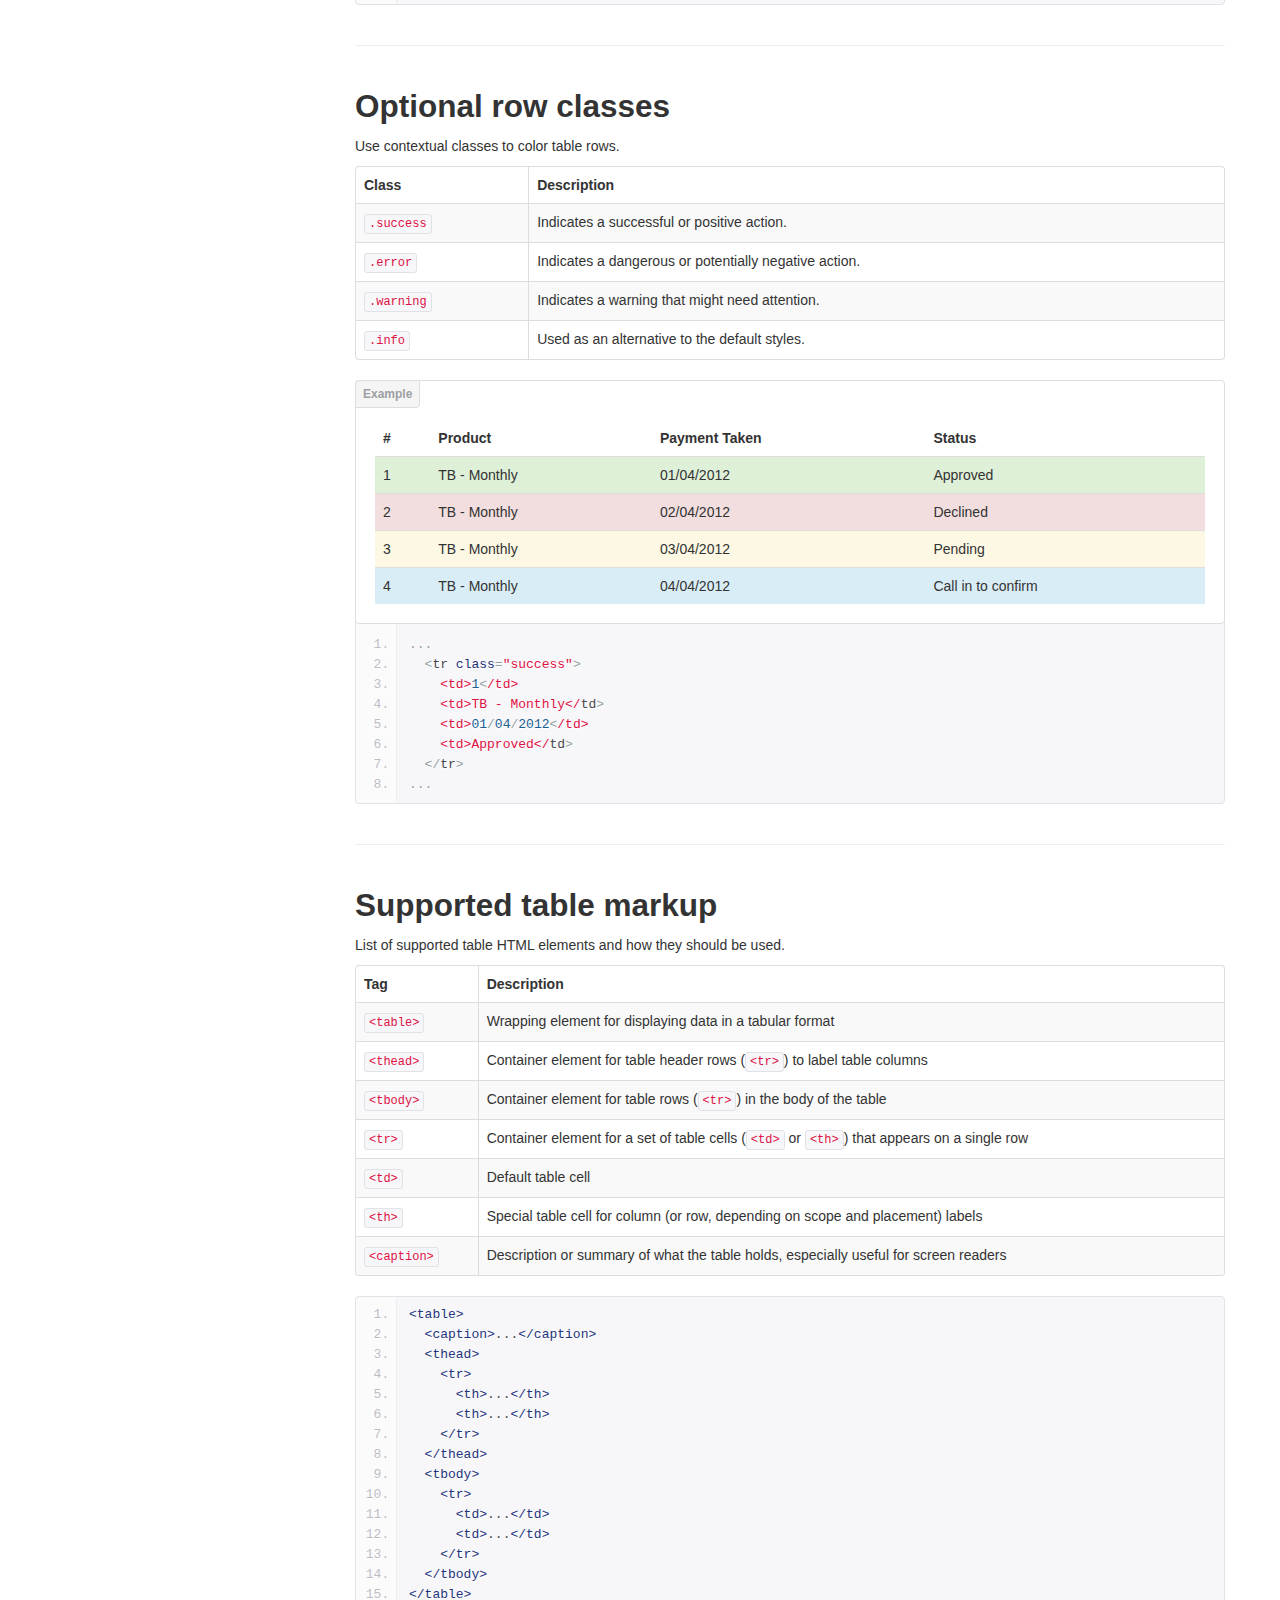
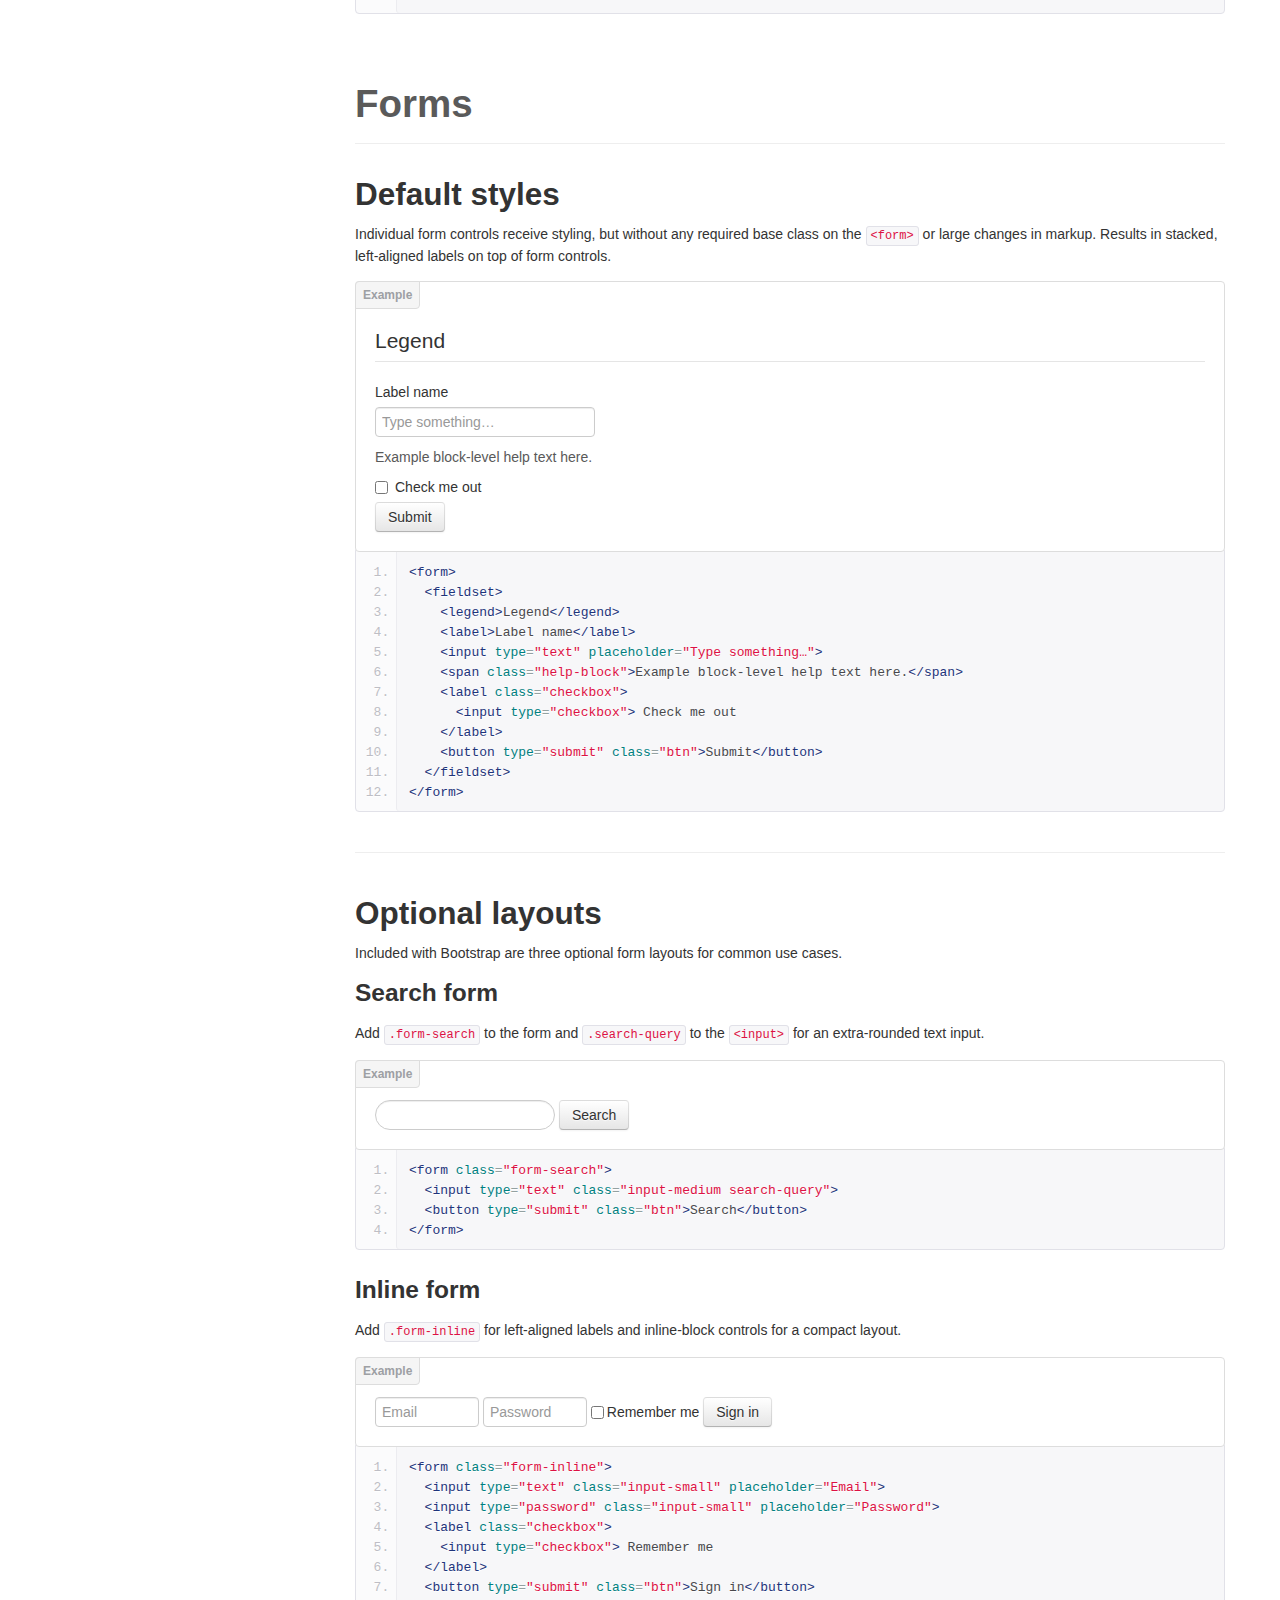
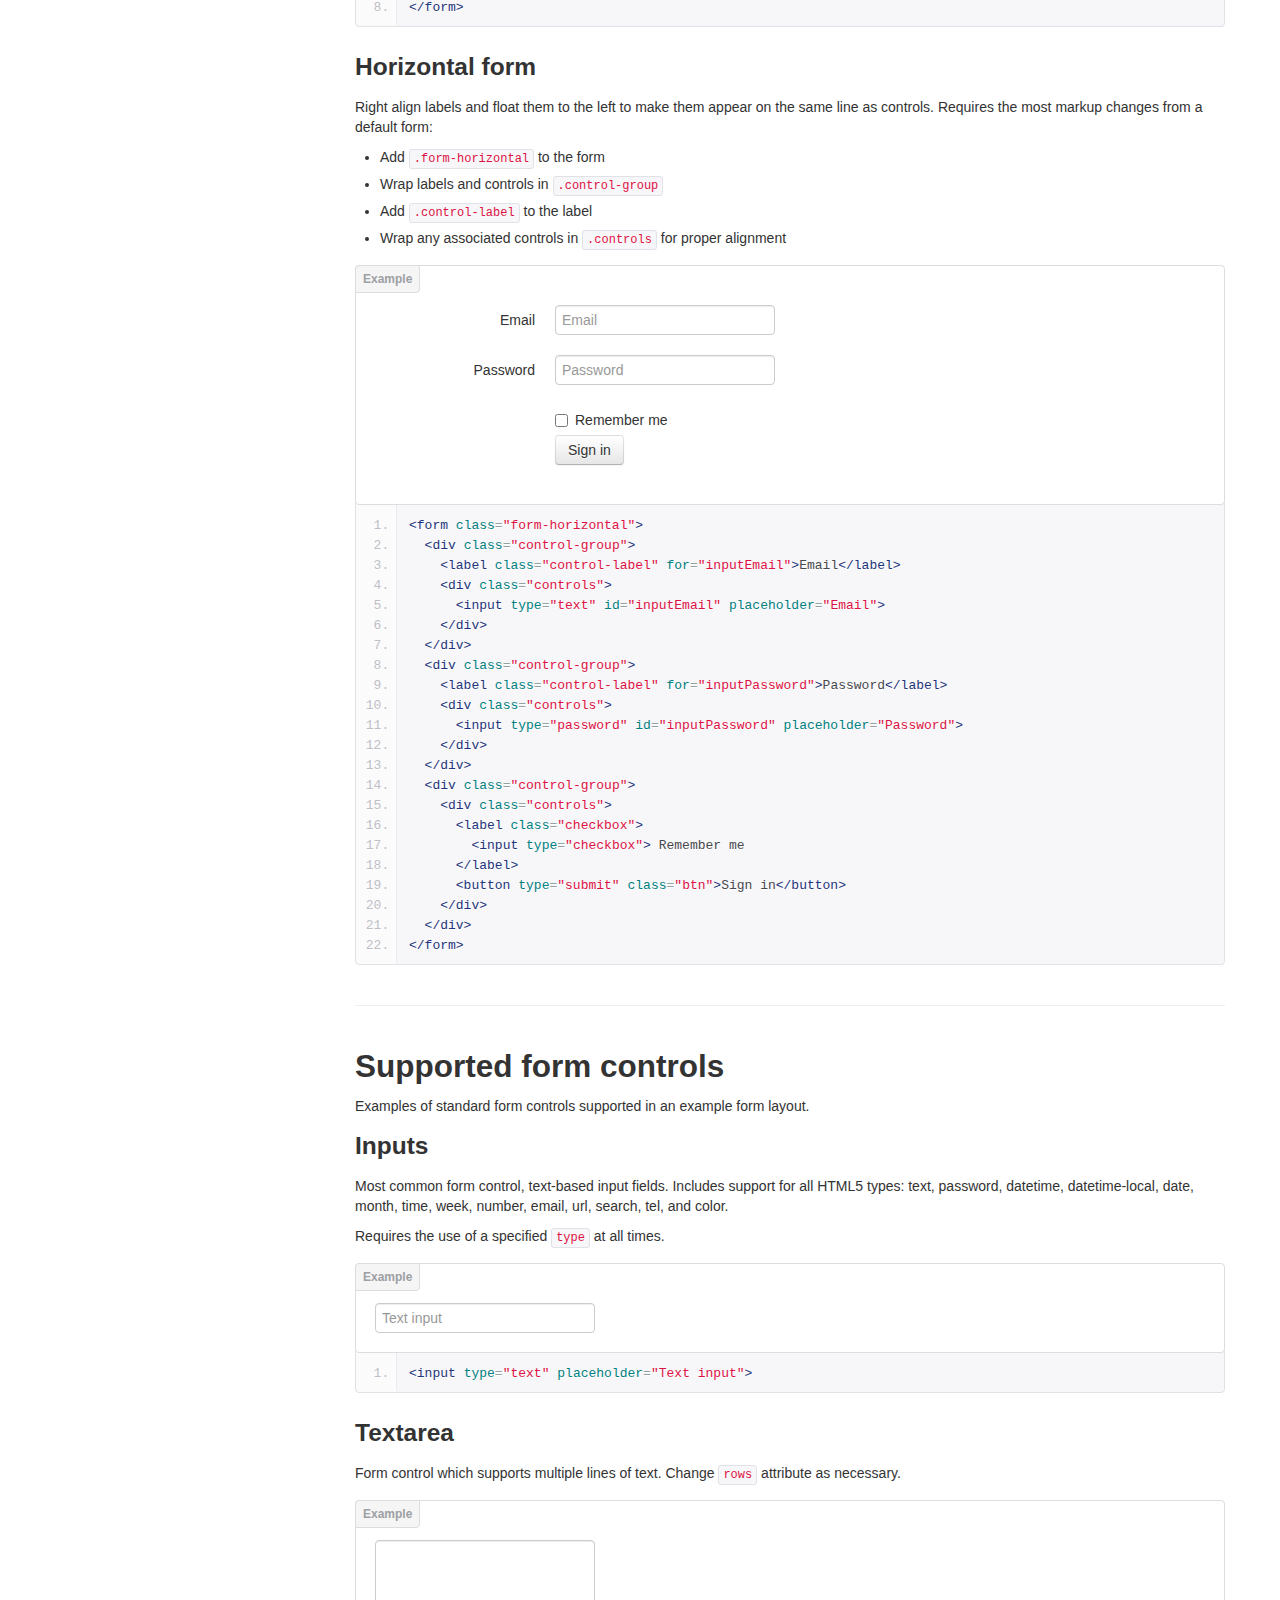
<file: app/lib/bootstrap/docs/base-css.html>
<!DOCTYPE html>
<html lang="en">
  <head>
    <meta charset="utf-8">
    <title>Base · Bootstrap</title>
    <meta name="viewport" content="width=device-width, initial-scale=1.0">
    <meta name="description" content="">
    <meta name="author" content="">

    <!-- Le styles -->
    <link href="assets/css/bootstrap.css" rel="stylesheet">
    <link href="assets/css/bootstrap-responsive.css" rel="stylesheet">
    <link href="assets/css/docs.css" rel="stylesheet">
    <link href="assets/js/google-code-prettify/prettify.css" rel="stylesheet">

    <!-- Le HTML5 shim, for IE6-8 support of HTML5 elements -->
    <!--[if lt IE 9]>
      <script src="assets/js/html5shiv.js"></script>
    <![endif]-->

    <!-- Le fav and touch icons -->
    <link rel="apple-touch-icon-precomposed" sizes="144x144" href="assets/ico/apple-touch-icon-144-precomposed.png">
    <link rel="apple-touch-icon-precomposed" sizes="114x114" href="assets/ico/apple-touch-icon-114-precomposed.png">
      <link rel="apple-touch-icon-precomposed" sizes="72x72" href="assets/ico/apple-touch-icon-72-precomposed.png">
                    <link rel="apple-touch-icon-precomposed" href="assets/ico/apple-touch-icon-57-precomposed.png">
                                   <link rel="shortcut icon" href="assets/ico/favicon.png">

    <script type="text/javascript">
      var _gaq = _gaq || [];
      _gaq.push(['_setAccount', 'UA-146052-10']);
      _gaq.push(['_trackPageview']);
      (function() {
        var ga = document.createElement('script'); ga.type = 'text/javascript'; ga.async = true;
        ga.src = ('https:' == document.location.protocol ? 'https://ssl' : 'http://www') + '.google-analytics.com/ga.js';
        var s = document.getElementsByTagName('script')[0]; s.parentNode.insertBefore(ga, s);
      })();
    </script>
  </head>

  <body data-spy="scroll" data-target=".bs-docs-sidebar">

    <!-- Navbar
    ================================================== -->
    <div class="navbar navbar-inverse navbar-fixed-top">
      <div class="navbar-inner">
        <div class="container">
          <button type="button" class="btn btn-navbar" data-toggle="collapse" data-target=".nav-collapse">
            <span class="icon-bar"></span>
            <span class="icon-bar"></span>
            <span class="icon-bar"></span>
          </button>
          <a class="brand" href="./index.html">Bootstrap</a>
          <div class="nav-collapse collapse">
            <ul class="nav">
              <li class="">
                <a href="./index.html">Home</a>
              </li>
              <li class="">
                <a href="./getting-started.html">Get started</a>
              </li>
              <li class="">
                <a href="./scaffolding.html">Scaffolding</a>
              </li>
              <li class="active">
                <a href="./base-css.html">Base CSS</a>
              </li>
              <li class="">
                <a href="./components.html">Components</a>
              </li>
              <li class="">
                <a href="./javascript.html">JavaScript</a>
              </li>
              <li class="">
                <a href="./customize.html">Customize</a>
              </li>
            </ul>
          </div>
        </div>
      </div>
    </div>

<!-- Subhead
================================================== -->
<header class="jumbotron subhead" id="overview">
  <div class="container">
    <h1>Base CSS</h1>
    <p class="lead">Fundamental HTML elements styled and enhanced with extensible classes.</p>
  </div>
</header>


  <div class="container">

    <!-- Docs nav
    ================================================== -->
    <div class="row">
      <div class="span3 bs-docs-sidebar">
        <ul class="nav nav-list bs-docs-sidenav">
          <li><a href="#typography"><i class="icon-chevron-right"></i> Typography</a></li>
          <li><a href="#code"><i class="icon-chevron-right"></i> Code</a></li>
          <li><a href="#tables"><i class="icon-chevron-right"></i> Tables</a></li>
          <li><a href="#forms"><i class="icon-chevron-right"></i> Forms</a></li>
          <li><a href="#buttons"><i class="icon-chevron-right"></i> Buttons</a></li>
          <li><a href="#images"><i class="icon-chevron-right"></i> Images</a></li>
          <li><a href="#icons"><i class="icon-chevron-right"></i> Icons by Glyphicons</a></li>
        </ul>
      </div>
      <div class="span9">



        <!-- Typography
        ================================================== -->
        <section id="typography">
          <div class="page-header">
            <h1>Typography</h1>
          </div>

          <h2 id="headings">Headings</h2>
          <p>All HTML headings, <code>&lt;h1&gt;</code> through <code>&lt;h6&gt;</code> are available.</p>
          <div class="bs-docs-example">
            <h1>h1. Heading 1</h1>
            <h2>h2. Heading 2</h2>
            <h3>h3. Heading 3</h3>
            <h4>h4. Heading 4</h4>
            <h5>h5. Heading 5</h5>
            <h6>h6. Heading 6</h6>
          </div>

          <h2 id="body-copy">Body copy</h2>
          <p>Bootstrap's global default <code>font-size</code> is <strong>14px</strong>, with a <code>line-height</code> of <strong>20px</strong>. This is applied to the <code>&lt;body&gt;</code> and all paragraphs. In addition, <code>&lt;p&gt;</code> (paragraphs) receive a bottom margin of half their line-height (10px by default).</p>
          <div class="bs-docs-example">
            <p>Nullam quis risus eget urna mollis ornare vel eu leo. Cum sociis natoque penatibus et magnis dis parturient montes, nascetur ridiculus mus. Nullam id dolor id nibh ultricies vehicula.</p>
            <p>Cum sociis natoque penatibus et magnis dis parturient montes, nascetur ridiculus mus. Donec ullamcorper nulla non metus auctor fringilla. Duis mollis, est non commodo luctus, nisi erat porttitor ligula, eget lacinia odio sem nec elit. Donec ullamcorper nulla non metus auctor fringilla.</p>
            <p>Maecenas sed diam eget risus varius blandit sit amet non magna. Donec id elit non mi porta gravida at eget metus. Duis mollis, est non commodo luctus, nisi erat porttitor ligula, eget lacinia odio sem nec elit.</p>
          </div>
          <pre class="prettyprint">&lt;p&gt;...&lt;/p&gt;</pre>

          <h3>Lead body copy</h3>
          <p>Make a paragraph stand out by adding <code>.lead</code>.</p>
          <div class="bs-docs-example">
            <p class="lead">Vivamus sagittis lacus vel augue laoreet rutrum faucibus dolor auctor. Duis mollis, est non commodo luctus.</p>
          </div>
          <pre class="prettyprint">&lt;p class="lead"&gt;...&lt;/p&gt;</pre>

          <h3>Built with Less</h3>
          <p>The typographic scale is based on two LESS variables in <strong>variables.less</strong>: <code>@baseFontSize</code> and <code>@baseLineHeight</code>. The first is the base font-size used throughout and the second is the base line-height. We use those variables and some simple math to create the margins, paddings, and line-heights of all our type and more. Customize them and Bootstrap adapts.</p>


          <hr class="bs-docs-separator">


          <h2 id="emphasis">Emphasis</h2>
          <p>Make use of HTML's default emphasis tags with lightweight styles.</p>

          <h3><code>&lt;small&gt;</code></h3>
          <p>For de-emphasizing inline or blocks of text, <small>use the small tag.</small></p>
          <div class="bs-docs-example">
            <p><small>This line of text is meant to be treated as fine print.</small></p>
          </div>
<pre class="prettyprint">
&lt;p&gt;
  &lt;small&gt;This line of text is meant to be treated as fine print.&lt;/small&gt;
&lt;/p&gt;
</pre>

          <h3>Bold</h3>
          <p>For emphasizing a snippet of text with a heavier font-weight.</p>
          <div class="bs-docs-example">
            <p>The following snippet of text is <strong>rendered as bold text</strong>.</p>
          </div>
          <pre class="prettyprint">&lt;strong&gt;rendered as bold text&lt;/strong&gt;</pre>

          <h3>Italics</h3>
          <p>For emphasizing a snippet of text with italics.</p>
          <div class="bs-docs-example">
            <p>The following snippet of text is <em>rendered as italicized text</em>.</p>
          </div>
          <pre class="prettyprint">&lt;em&gt;rendered as italicized text&lt;/em&gt;</pre>

          <p><span class="label label-info">Heads up!</span> Feel free to use <code>&lt;b&gt;</code> and <code>&lt;i&gt;</code> in HTML5. <code>&lt;b&gt;</code> is meant to highlight words or phrases without conveying additional importance while <code>&lt;i&gt;</code> is mostly for voice, technical terms, etc.</p>

          <h3>Alignment classes</h3>
          <p>Easily realign text to components with text alignment classes.</p>
          <div class="bs-docs-example">
            <p class="text-left">Left aligned text.</p>
            <p class="text-center">Center aligned text.</p>
            <p class="text-right">Right aligned text.</p>
          </div>
<pre class="prettyprint linenums">
&lt;p class="text-left"&gt;Left aligned text.&lt;/p&gt;
&lt;p class="text-center"&gt;Center aligned text.&lt;/p&gt;
&lt;p class="text-right"&gt;Right aligned text.&lt;/p&gt;
</pre>

          <h3>Emphasis classes</h3>
          <p>Convey meaning through color with a handful of emphasis utility classes.</p>
          <div class="bs-docs-example">
            <p class="muted">Fusce dapibus, tellus ac cursus commodo, tortor mauris nibh.</p>
            <p class="text-warning">Etiam porta sem malesuada magna mollis euismod.</p>
            <p class="text-error">Donec ullamcorper nulla non metus auctor fringilla.</p>
            <p class="text-info">Aenean eu leo quam. Pellentesque ornare sem lacinia quam venenatis.</p>
            <p class="text-success">Duis mollis, est non commodo luctus, nisi erat porttitor ligula.</p>
          </div>
<pre class="prettyprint linenums">
&lt;p class="muted"&gt;Fusce dapibus, tellus ac cursus commodo, tortor mauris nibh.&lt;/p&gt;
&lt;p class="text-warning"&gt;Etiam porta sem malesuada magna mollis euismod.&lt;/p&gt;
&lt;p class="text-error"&gt;Donec ullamcorper nulla non metus auctor fringilla.&lt;/p&gt;
&lt;p class="text-info"&gt;Aenean eu leo quam. Pellentesque ornare sem lacinia quam venenatis.&lt;/p&gt;
&lt;p class="text-success"&gt;Duis mollis, est non commodo luctus, nisi erat porttitor ligula.&lt;/p&gt;
</pre>


          <hr class="bs-docs-separator">


          <h2 id="abbreviations">Abbreviations</h2>
          <p>Stylized implementation of HTML's <code>&lt;abbr&gt;</code> element for abbreviations and acronyms to show the expanded version on hover. Abbreviations with a <code>title</code> attribute have a light dotted bottom border and a help cursor on hover, providing additional context on hover.</p>

          <h3><code>&lt;abbr&gt;</code></h3>
          <p>For expanded text on long hover of an abbreviation, include the <code>title</code> attribute.</p>
          <div class="bs-docs-example">
            <p>An abbreviation of the word attribute is <abbr title="attribute">attr</abbr>.</p>
          </div>
          <pre class="prettyprint">&lt;abbr title="attribute"&gt;attr&lt;/abbr&gt;</pre>

          <h3><code>&lt;abbr class="initialism"&gt;</code></h3>
          <p>Add <code>.initialism</code> to an abbreviation for a slightly smaller font-size.</p>
          <div class="bs-docs-example">
            <p><abbr title="HyperText Markup Language" class="initialism">HTML</abbr> is the best thing since sliced bread.</p>
          </div>
          <pre class="prettyprint">&lt;abbr title="HyperText Markup Language" class="initialism"&gt;HTML&lt;/abbr&gt;</pre>


          <hr class="bs-docs-separator">


          <h2 id="addresses">Addresses</h2>
          <p>Present contact information for the nearest ancestor or the entire body of work.</p>

          <h3><code>&lt;address&gt;</code></h3>
          <p>Preserve formatting by ending all lines with <code>&lt;br&gt;</code>.</p>
          <div class="bs-docs-example">
            <address>
              <strong>Twitter, Inc.</strong><br>
              795 Folsom Ave, Suite 600<br>
              San Francisco, CA 94107<br>
              <abbr title="Phone">P:</abbr> (123) 456-7890
            </address>
            <address>
              <strong>Full Name</strong><br>
              <a href="mailto:#">first.last@example.com</a>
            </address>
          </div>
<pre class="prettyprint linenums">
&lt;address&gt;
  &lt;strong&gt;Twitter, Inc.&lt;/strong&gt;&lt;br&gt;
  795 Folsom Ave, Suite 600&lt;br&gt;
  San Francisco, CA 94107&lt;br&gt;
  &lt;abbr title="Phone"&gt;P:&lt;/abbr&gt; (123) 456-7890
&lt;/address&gt;

&lt;address&gt;
  &lt;strong&gt;Full Name&lt;/strong&gt;&lt;br&gt;
  &lt;a href="mailto:#"&gt;first.last@example.com&lt;/a&gt;
&lt;/address&gt;
</pre>


          <hr class="bs-docs-separator">


          <h2 id="blockquotes">Blockquotes</h2>
          <p>For quoting blocks of content from another source within your document.</p>

          <h3>Default blockquote</h3>
          <p>Wrap <code>&lt;blockquote&gt;</code> around any <abbr title="HyperText Markup Language">HTML</abbr> as the quote. For straight quotes we recommend a <code>&lt;p&gt;</code>.</p>
          <div class="bs-docs-example">
            <blockquote>
              <p>Lorem ipsum dolor sit amet, consectetur adipiscing elit. Integer posuere erat a ante.</p>
            </blockquote>
          </div>
<pre class="prettyprint linenums">
&lt;blockquote&gt;
  &lt;p&gt;Lorem ipsum dolor sit amet, consectetur adipiscing elit. Integer posuere erat a ante.&lt;/p&gt;
&lt;/blockquote&gt;
</pre>

          <h3>Blockquote options</h3>
          <p>Style and content changes for simple variations on a standard blockquote.</p>

          <h4>Naming a source</h4>
          <p>Add <code>&lt;small&gt;</code> tag for identifying the source. Wrap the name of the source work in <code>&lt;cite&gt;</code>.</p>
          <div class="bs-docs-example">
            <blockquote>
              <p>Lorem ipsum dolor sit amet, consectetur adipiscing elit. Integer posuere erat a ante.</p>
              <small>Someone famous in <cite title="Source Title">Source Title</cite></small>
            </blockquote>
          </div>
<pre class="prettyprint linenums">
&lt;blockquote&gt;
  &lt;p&gt;Lorem ipsum dolor sit amet, consectetur adipiscing elit. Integer posuere erat a ante.&lt;/p&gt;
  &lt;small&gt;Someone famous &lt;cite title="Source Title"&gt;Source Title&lt;/cite&gt;&lt;/small&gt;
&lt;/blockquote&gt;
</pre>

          <h4>Alternate displays</h4>
          <p>Use <code>.pull-right</code> for a floated, right-aligned blockquote.</p>
          <div class="bs-docs-example" style="overflow: hidden;">
            <blockquote class="pull-right">
              <p>Lorem ipsum dolor sit amet, consectetur adipiscing elit. Integer posuere erat a ante.</p>
              <small>Someone famous in <cite title="Source Title">Source Title</cite></small>
            </blockquote>
          </div>
<pre class="prettyprint linenums">
&lt;blockquote class="pull-right"&gt;
  ...
&lt;/blockquote&gt;
</pre>


          <hr class="bs-docs-separator">


          <!-- Lists -->
          <h2 id="lists">Lists</h2>

          <h3>Unordered</h3>
          <p>A list of items in which the order does <em>not</em> explicitly matter.</p>
          <div class="bs-docs-example">
            <ul>
              <li>Lorem ipsum dolor sit amet</li>
              <li>Consectetur adipiscing elit</li>
              <li>Integer molestie lorem at massa</li>
              <li>Facilisis in pretium nisl aliquet</li>
              <li>Nulla volutpat aliquam velit
                <ul>
                  <li>Phasellus iaculis neque</li>
                  <li>Purus sodales ultricies</li>
                  <li>Vestibulum laoreet porttitor sem</li>
                  <li>Ac tristique libero volutpat at</li>
                </ul>
              </li>
              <li>Faucibus porta lacus fringilla vel</li>
              <li>Aenean sit amet erat nunc</li>
              <li>Eget porttitor lorem</li>
            </ul>
          </div>
<pre class="prettyprint linenums">
&lt;ul&gt;
  &lt;li&gt;...&lt;/li&gt;
&lt;/ul&gt;
</pre>

          <h3>Ordered</h3>
          <p>A list of items in which the order <em>does</em> explicitly matter.</p>
          <div class="bs-docs-example">
            <ol>
              <li>Lorem ipsum dolor sit amet</li>
              <li>Consectetur adipiscing elit</li>
              <li>Integer molestie lorem at massa</li>
              <li>Facilisis in pretium nisl aliquet</li>
              <li>Nulla volutpat aliquam velit</li>
              <li>Faucibus porta lacus fringilla vel</li>
              <li>Aenean sit amet erat nunc</li>
              <li>Eget porttitor lorem</li>
            </ol>
          </div>
<pre class="prettyprint linenums">
&lt;ol&gt;
  &lt;li&gt;...&lt;/li&gt;
&lt;/ol&gt;
</pre>

        <h3>Unstyled</h3>
        <p>Remove the default <code>list-style</code> and left padding on list items (immediate children only).</p>
        <div class="bs-docs-example">
          <ul class="unstyled">
            <li>Lorem ipsum dolor sit amet</li>
            <li>Consectetur adipiscing elit</li>
            <li>Integer molestie lorem at massa</li>
            <li>Facilisis in pretium nisl aliquet</li>
            <li>Nulla volutpat aliquam velit
              <ul>
                <li>Phasellus iaculis neque</li>
                <li>Purus sodales ultricies</li>
                <li>Vestibulum laoreet porttitor sem</li>
                <li>Ac tristique libero volutpat at</li>
              </ul>
            </li>
            <li>Faucibus porta lacus fringilla vel</li>
            <li>Aenean sit amet erat nunc</li>
            <li>Eget porttitor lorem</li>
          </ul>
        </div>
<pre class="prettyprint linenums">
&lt;ul class="unstyled"&gt;
  &lt;li&gt;...&lt;/li&gt;
&lt;/ul&gt;
</pre>

        <h3>Inline</h3>
        <p>Place all list items on a single line with <code>inline-block</code> and some light padding.</p>
        <div class="bs-docs-example">
          <ul class="inline">
            <li>Lorem ipsum</li>
            <li>Phasellus iaculis</li>
            <li>Nulla volutpat</li>
          </ul>
        </div>
<pre class="prettyprint linenums">
&lt;ul class="inline"&gt;
  &lt;li&gt;...&lt;/li&gt;
&lt;/ul&gt;
</pre>

        <h3>Description</h3>
        <p>A list of terms with their associated descriptions.</p>
        <div class="bs-docs-example">
          <dl>
            <dt>Description lists</dt>
            <dd>A description list is perfect for defining terms.</dd>
            <dt>Euismod</dt>
            <dd>Vestibulum id ligula porta felis euismod semper eget lacinia odio sem nec elit.</dd>
            <dd>Donec id elit non mi porta gravida at eget metus.</dd>
            <dt>Malesuada porta</dt>
            <dd>Etiam porta sem malesuada magna mollis euismod.</dd>
          </dl>
        </div>
<pre class="prettyprint linenums">
&lt;dl&gt;
  &lt;dt&gt;...&lt;/dt&gt;
  &lt;dd&gt;...&lt;/dd&gt;
&lt;/dl&gt;
</pre>

        <h4>Horizontal description</h4>
        <p>Make terms and descriptions in <code>&lt;dl&gt;</code> line up side-by-side.</p>
        <div class="bs-docs-example">
          <dl class="dl-horizontal">
            <dt>Description lists</dt>
            <dd>A description list is perfect for defining terms.</dd>
            <dt>Euismod</dt>
            <dd>Vestibulum id ligula porta felis euismod semper eget lacinia odio sem nec elit.</dd>
            <dd>Donec id elit non mi porta gravida at eget metus.</dd>
            <dt>Malesuada porta</dt>
            <dd>Etiam porta sem malesuada magna mollis euismod.</dd>
            <dt>Felis euismod semper eget lacinia</dt>
            <dd>Fusce dapibus, tellus ac cursus commodo, tortor mauris condimentum nibh, ut fermentum massa justo sit amet risus.</dd>
          </dl>
        </div>
<pre class="prettyprint linenums">
&lt;dl class="dl-horizontal"&gt;
  &lt;dt&gt;...&lt;/dt&gt;
  &lt;dd&gt;...&lt;/dd&gt;
&lt;/dl&gt;
</pre>
        <p>
          <span class="label label-info">Heads up!</span>
          Horizontal description lists will truncate terms that are too long to fit in the left column fix <code>text-overflow</code>. In narrower viewports, they will change to the default stacked layout.
        </p>
      </section>



        <!-- Code
        ================================================== -->
        <section id="code">
          <div class="page-header">
            <h1>Code</h1>
          </div>

          <h2>Inline</h2>
          <p>Wrap inline snippets of code with <code>&lt;code&gt;</code>.</p>
<div class="bs-docs-example">
  For example, <code>&lt;section&gt;</code> should be wrapped as inline.
</div>
<pre class="prettyprint linenums">
For example, &lt;code&gt;&amp;lt;section&amp;gt;&lt;/code&gt; should be wrapped as inline.
</pre>

          <h2>Basic block</h2>
          <p>Use <code>&lt;pre&gt;</code> for multiple lines of code. Be sure to escape any angle brackets in the code for proper rendering.</p>
<div class="bs-docs-example">
  <pre>&lt;p&gt;Sample text here...&lt;/p&gt;</pre>
</div>
<pre class="prettyprint linenums" style="margin-bottom: 9px;">
&lt;pre&gt;
  &amp;lt;p&amp;gt;Sample text here...&amp;lt;/p&amp;gt;
&lt;/pre&gt;
</pre>
          <p><span class="label label-info">Heads up!</span> Be sure to keep code within <code>&lt;pre&gt;</code> tags as close to the left as possible; it will render all tabs.</p>
          <p>You may optionally add the <code>.pre-scrollable</code> class which will set a max-height of 350px and provide a y-axis scrollbar.</p>
        </section>



        <!-- Tables
        ================================================== -->
        <section id="tables">
          <div class="page-header">
            <h1>Tables</h1>
          </div>

          <h2>Default styles</h2>
          <p>For basic styling&mdash;light padding and only horizontal dividers&mdash;add the base class <code>.table</code> to any <code>&lt;table&gt;</code>.</p>
          <div class="bs-docs-example">
            <table class="table">
              <thead>
                <tr>
                  <th>#</th>
                  <th>First Name</th>
                  <th>Last Name</th>
                  <th>Username</th>
                </tr>
              </thead>
              <tbody>
                <tr>
                  <td>1</td>
                  <td>Mark</td>
                  <td>Otto</td>
                  <td>@mdo</td>
                </tr>
                <tr>
                  <td>2</td>
                  <td>Jacob</td>
                  <td>Thornton</td>
                  <td>@fat</td>
                </tr>
                <tr>
                  <td>3</td>
                  <td>Larry</td>
                  <td>the Bird</td>
                  <td>@twitter</td>
                </tr>
              </tbody>
            </table>
          </div>
<pre class="prettyprint linenums">
&lt;table class="table"&gt;
  …
&lt;/table&gt;
</pre>


          <hr class="bs-docs-separator">


          <h2>Optional classes</h2>
          <p>Add any of the following classes to the <code>.table</code> base class.</p>

          <h3><code>.table-striped</code></h3>
          <p>Adds zebra-striping to any table row within the <code>&lt;tbody&gt;</code> via the <code>:nth-child</code> CSS selector (not available in IE7-8).</p>
          <div class="bs-docs-example">
            <table class="table table-striped">
              <thead>
                <tr>
                  <th>#</th>
                  <th>First Name</th>
                  <th>Last Name</th>
                  <th>Username</th>
                </tr>
              </thead>
              <tbody>
                <tr>
                  <td>1</td>
                  <td>Mark</td>
                  <td>Otto</td>
                  <td>@mdo</td>
                </tr>
                <tr>
                  <td>2</td>
                  <td>Jacob</td>
                  <td>Thornton</td>
                  <td>@fat</td>
                </tr>
                <tr>
                  <td>3</td>
                  <td>Larry</td>
                  <td>the Bird</td>
                  <td>@twitter</td>
                </tr>
              </tbody>
            </table>
          </div>
<pre class="prettyprint linenums" style="margin-bottom: 18px;">
&lt;table class="table table-striped"&gt;
  …
&lt;/table&gt;
</pre>

          <h3><code>.table-bordered</code></h3>
          <p>Add borders and rounded corners to the table.</p>
          <div class="bs-docs-example">
            <table class="table table-bordered">
              <thead>
                <tr>
                  <th>#</th>
                  <th>First Name</th>
                  <th>Last Name</th>
                  <th>Username</th>
                </tr>
              </thead>
              <tbody>
                <tr>
                  <td rowspan="2">1</td>
                  <td>Mark</td>
                  <td>Otto</td>
                  <td>@mdo</td>
                </tr>
                <tr>
                  <td>Mark</td>
                  <td>Otto</td>
                  <td>@TwBootstrap</td>
                </tr>
                <tr>
                  <td>2</td>
                  <td>Jacob</td>
                  <td>Thornton</td>
                  <td>@fat</td>
                </tr>
                <tr>
                  <td>3</td>
                  <td colspan="2">Larry the Bird</td>
                  <td>@twitter</td>
                </tr>
              </tbody>
            </table>
          </div>
<pre class="prettyprint linenums">
&lt;table class="table table-bordered"&gt;
  …
&lt;/table&gt;
</pre>

          <h3><code>.table-hover</code></h3>
          <p>Enable a hover state on table rows within a <code>&lt;tbody&gt;</code>.</p>
          <div class="bs-docs-example">
            <table class="table table-hover">
              <thead>
                <tr>
                  <th>#</th>
                  <th>First Name</th>
                  <th>Last Name</th>
                  <th>Username</th>
                </tr>
              </thead>
              <tbody>
                <tr>
                  <td>1</td>
                  <td>Mark</td>
                  <td>Otto</td>
                  <td>@mdo</td>
                </tr>
                <tr>
                  <td>2</td>
                  <td>Jacob</td>
                  <td>Thornton</td>
                  <td>@fat</td>
                </tr>
                <tr>
                  <td>3</td>
                  <td colspan="2">Larry the Bird</td>
                  <td>@twitter</td>
                </tr>
              </tbody>
            </table>
          </div>
<pre class="prettyprint linenums" style="margin-bottom: 18px;">
&lt;table class="table table-hover"&gt;
  …
&lt;/table&gt;
</pre>

          <h3><code>.table-condensed</code></h3>
          <p>Makes tables more compact by cutting cell padding in half.</p>
          <div class="bs-docs-example">
            <table class="table table-condensed">
              <thead>
                <tr>
                  <th>#</th>
                  <th>First Name</th>
                  <th>Last Name</th>
                  <th>Username</th>
                </tr>
              </thead>
              <tbody>
                <tr>
                  <td>1</td>
                  <td>Mark</td>
                  <td>Otto</td>
                  <td>@mdo</td>
                </tr>
                <tr>
                  <td>2</td>
                  <td>Jacob</td>
                  <td>Thornton</td>
                  <td>@fat</td>
                </tr>
                <tr>
                  <td>3</td>
                  <td colspan="2">Larry the Bird</td>
                  <td>@twitter</td>
                </tr>
              </tbody>
            </table>
          </div>
<pre class="prettyprint linenums" style="margin-bottom: 18px;">
&lt;table class="table table-condensed"&gt;
  …
&lt;/table&gt;
</pre>


          <hr class="bs-docs-separator">


          <h2>Optional row classes</h2>
          <p>Use contextual classes to color table rows.</p>
          <table class="table table-bordered table-striped">
            <colgroup>
              <col class="span1">
              <col class="span7">
            </colgroup>
            <thead>
              <tr>
                <th>Class</th>
                <th>Description</th>
              </tr>
            </thead>
            <tbody>
              <tr>
                <td>
                  <code>.success</code>
                </td>
                <td>Indicates a successful or positive action.</td>
              </tr>
              <tr>
                <td>
                  <code>.error</code>
                </td>
                <td>Indicates a dangerous or potentially negative action.</td>
              </tr>
              <tr>
                <td>
                  <code>.warning</code>
                </td>
                <td>Indicates a warning that might need attention.</td>
              </tr>
              <tr>
                <td>
                  <code>.info</code>
                </td>
                <td>Used as an alternative to the default styles.</td>
              </tr>
            </tbody>
          </table>
          <div class="bs-docs-example">
            <table class="table">
              <thead>
                <tr>
                  <th>#</th>
                  <th>Product</th>
                  <th>Payment Taken</th>
                  <th>Status</th>
                </tr>
              </thead>
              <tbody>
                <tr class="success">
                  <td>1</td>
                  <td>TB - Monthly</td>
                  <td>01/04/2012</td>
                  <td>Approved</td>
                </tr>
                <tr class="error">
                  <td>2</td>
                  <td>TB - Monthly</td>
                  <td>02/04/2012</td>
                  <td>Declined</td>
                </tr>
                <tr class="warning">
                  <td>3</td>
                  <td>TB - Monthly</td>
                  <td>03/04/2012</td>
                  <td>Pending</td>
                </tr>
                <tr class="info">
                  <td>4</td>
                  <td>TB - Monthly</td>
                  <td>04/04/2012</td>
                  <td>Call in to confirm</td>
                </tr>
              </tbody>
            </table>
          </div>
<pre class="prettyprint linenums">
...
  &lt;tr class="success"&gt;
    &lt;td&gt;1&lt;/td&gt;
    &lt;td&gt;TB - Monthly&lt;/td&gt;
    &lt;td&gt;01/04/2012&lt;/td&gt;
    &lt;td&gt;Approved&lt;/td&gt;
  &lt;/tr&gt;
...
</pre>


          <hr class="bs-docs-separator">


          <h2>Supported table markup</h2>
          <p>List of supported table HTML elements and how they should be used.</p>
          <table class="table table-bordered table-striped">
            <colgroup>
              <col class="span1">
              <col class="span7">
            </colgroup>
            <thead>
              <tr>
                <th>Tag</th>
                <th>Description</th>
              </tr>
            </thead>
            <tbody>
              <tr>
                <td>
                  <code>&lt;table&gt;</code>
                </td>
                <td>
                  Wrapping element for displaying data in a tabular format
                </td>
              </tr>
              <tr>
                <td>
                  <code>&lt;thead&gt;</code>
                </td>
                <td>
                  Container element for table header rows (<code>&lt;tr&gt;</code>) to label table columns
                </td>
              </tr>
              <tr>
                <td>
                  <code>&lt;tbody&gt;</code>
                </td>
                <td>
                  Container element for table rows (<code>&lt;tr&gt;</code>) in the body of the table
                </td>
              </tr>
              <tr>
                <td>
                  <code>&lt;tr&gt;</code>
                </td>
                <td>
                  Container element for a set of table cells (<code>&lt;td&gt;</code> or <code>&lt;th&gt;</code>) that appears on a single row
                </td>
              </tr>
              <tr>
                <td>
                  <code>&lt;td&gt;</code>
                </td>
                <td>
                  Default table cell
                </td>
              </tr>
              <tr>
                <td>
                  <code>&lt;th&gt;</code>
                </td>
                <td>
                  Special table cell for column (or row, depending on scope and placement) labels
                </td>
              </tr>
              <tr>
                <td>
                  <code>&lt;caption&gt;</code>
                </td>
                <td>
                  Description or summary of what the table holds, especially useful for screen readers
                </td>
              </tr>
            </tbody>
          </table>
<pre class="prettyprint linenums">
&lt;table&gt;
  &lt;caption&gt;...&lt;/caption&gt;
  &lt;thead&gt;
    &lt;tr&gt;
      &lt;th&gt;...&lt;/th&gt;
      &lt;th&gt;...&lt;/th&gt;
    &lt;/tr&gt;
  &lt;/thead&gt;
  &lt;tbody&gt;
    &lt;tr&gt;
      &lt;td&gt;...&lt;/td&gt;
      &lt;td&gt;...&lt;/td&gt;
    &lt;/tr&gt;
  &lt;/tbody&gt;
&lt;/table&gt;
</pre>

        </section>



        <!-- Forms
        ================================================== -->
        <section id="forms">
          <div class="page-header">
            <h1>Forms</h1>
          </div>

          <h2>Default styles</h2>
          <p>Individual form controls receive styling, but without any required base class on the <code>&lt;form&gt;</code> or large changes in markup. Results in stacked, left-aligned labels on top of form controls.</p>
          <form class="bs-docs-example">
            <fieldset>
              <legend>Legend</legend>
              <label>Label name</label>
              <input type="text" placeholder="Type something…">
              <span class="help-block">Example block-level help text here.</span>
              <label class="checkbox">
                <input type="checkbox"> Check me out
              </label>
              <button type="submit" class="btn">Submit</button>
            </fieldset>
          </form>
<pre class="prettyprint linenums">
&lt;form&gt;
  &lt;fieldset&gt;
    &lt;legend&gt;Legend&lt;/legend&gt;
    &lt;label&gt;Label name&lt;/label&gt;
    &lt;input type="text" placeholder="Type something…"&gt;
    &lt;span class="help-block"&gt;Example block-level help text here.&lt;/span&gt;
    &lt;label class="checkbox"&gt;
      &lt;input type="checkbox"&gt; Check me out
    &lt;/label&gt;
    &lt;button type="submit" class="btn"&gt;Submit&lt;/button&gt;
  &lt;/fieldset&gt;
&lt;/form&gt;
</pre>


          <hr class="bs-docs-separator">


          <h2>Optional layouts</h2>
          <p>Included with Bootstrap are three optional form layouts for common use cases.</p>

          <h3>Search form</h3>
          <p>Add <code>.form-search</code> to the form and <code>.search-query</code> to the <code>&lt;input&gt;</code> for an extra-rounded text input.</p>
          <form class="bs-docs-example form-search">
            <input type="text" class="input-medium search-query">
            <button type="submit" class="btn">Search</button>
          </form>
<pre class="prettyprint linenums">
&lt;form class="form-search"&gt;
  &lt;input type="text" class="input-medium search-query"&gt;
  &lt;button type="submit" class="btn"&gt;Search&lt;/button&gt;
&lt;/form&gt;
</pre>

          <h3>Inline form</h3>
          <p>Add <code>.form-inline</code> for left-aligned labels and inline-block controls for a compact layout.</p>
          <form class="bs-docs-example form-inline">
            <input type="text" class="input-small" placeholder="Email">
            <input type="password" class="input-small" placeholder="Password">
            <label class="checkbox">
              <input type="checkbox"> Remember me
            </label>
            <button type="submit" class="btn">Sign in</button>
          </form>
<pre class="prettyprint linenums">
&lt;form class="form-inline"&gt;
  &lt;input type="text" class="input-small" placeholder="Email"&gt;
  &lt;input type="password" class="input-small" placeholder="Password"&gt;
  &lt;label class="checkbox"&gt;
    &lt;input type="checkbox"&gt; Remember me
  &lt;/label&gt;
  &lt;button type="submit" class="btn"&gt;Sign in&lt;/button&gt;
&lt;/form&gt;
</pre>

          <h3>Horizontal form</h3>
          <p>Right align labels and float them to the left to make them appear on the same line as controls. Requires the most markup changes from a default form:</p>
          <ul>
            <li>Add <code>.form-horizontal</code> to the form</li>
            <li>Wrap labels and controls in <code>.control-group</code></li>
            <li>Add <code>.control-label</code> to the label</li>
            <li>Wrap any associated controls in <code>.controls</code> for proper alignment</li>
          </ul>
          <form class="bs-docs-example form-horizontal">
            <div class="control-group">
              <label class="control-label" for="inputEmail">Email</label>
              <div class="controls">
                <input type="text" id="inputEmail" placeholder="Email">
              </div>
            </div>
            <div class="control-group">
              <label class="control-label" for="inputPassword">Password</label>
              <div class="controls">
                <input type="password" id="inputPassword" placeholder="Password">
              </div>
            </div>
            <div class="control-group">
              <div class="controls">
                <label class="checkbox">
                  <input type="checkbox"> Remember me
                </label>
                <button type="submit" class="btn">Sign in</button>
              </div>
            </div>
          </form>
<pre class="prettyprint linenums">
&lt;form class="form-horizontal"&gt;
  &lt;div class="control-group"&gt;
    &lt;label class="control-label" for="inputEmail"&gt;Email&lt;/label&gt;
    &lt;div class="controls"&gt;
      &lt;input type="text" id="inputEmail" placeholder="Email"&gt;
    &lt;/div&gt;
  &lt;/div&gt;
  &lt;div class="control-group"&gt;
    &lt;label class="control-label" for="inputPassword"&gt;Password&lt;/label&gt;
    &lt;div class="controls"&gt;
      &lt;input type="password" id="inputPassword" placeholder="Password"&gt;
    &lt;/div&gt;
  &lt;/div&gt;
  &lt;div class="control-group"&gt;
    &lt;div class="controls"&gt;
      &lt;label class="checkbox"&gt;
        &lt;input type="checkbox"&gt; Remember me
      &lt;/label&gt;
      &lt;button type="submit" class="btn"&gt;Sign in&lt;/button&gt;
    &lt;/div&gt;
  &lt;/div&gt;
&lt;/form&gt;
</pre>


          <hr class="bs-docs-separator">


          <h2>Supported form controls</h2>
          <p>Examples of standard form controls supported in an example form layout.</p>

          <h3>Inputs</h3>
          <p>Most common form control, text-based input fields. Includes support for all HTML5 types: text, password, datetime, datetime-local, date, month, time, week, number, email, url, search, tel, and color.</p>
          <p>Requires the use of a specified <code>type</code> at all times.</p>
          <form class="bs-docs-example form-inline">
            <input type="text" placeholder="Text input">
          </form>
<pre class="prettyprint linenums">
&lt;input type="text" placeholder="Text input"&gt;
</pre>

          <h3>Textarea</h3>
          <p>Form control which supports multiple lines of text. Change <code>rows</code> attribute as necessary.</p>
          <form class="bs-docs-example form-inline">
            <textarea rows="3"></textarea>
          </form>
<pre class="prettyprint linenums">
&lt;textarea rows="3"&gt;&lt;/textarea&gt;
</pre>

          <h3>Checkboxes and radios</h3>
          <p>Checkboxes are for selecting one or several options in a list while radios are for selecting one option from many.</p>
          <h4>Default (stacked)</h4>
          <form class="bs-docs-example">
            <label class="checkbox">
              <input type="checkbox" value="">
              Option one is this and that&mdash;be sure to include why it's great
            </label>
            <br>
            <label class="radio">
              <input type="radio" name="optionsRadios" id="optionsRadios1" value="option1" checked>
              Option one is this and that&mdash;be sure to include why it's great
            </label>
            <label class="radio">
              <input type="radio" name="optionsRadios" id="optionsRadios2" value="option2">
              Option two can be something else and selecting it will deselect option one
            </label>
          </form>
<pre class="prettyprint linenums">
&lt;label class="checkbox"&gt;
  &lt;input type="checkbox" value=""&gt;
  Option one is this and that&mdash;be sure to include why it's great
&lt;/label&gt;

&lt;label class="radio"&gt;
  &lt;input type="radio" name="optionsRadios" id="optionsRadios1" value="option1" checked&gt;
  Option one is this and that&mdash;be sure to include why it's great
&lt;/label&gt;
&lt;label class="radio"&gt;
  &lt;input type="radio" name="optionsRadios" id="optionsRadios2" value="option2"&gt;
  Option two can be something else and selecting it will deselect option one
&lt;/label&gt;
</pre>

          <h4>Inline checkboxes</h4>
          <p>Add the <code>.inline</code> class to a series of checkboxes or radios for controls appear on the same line.</p>
          <form class="bs-docs-example">
            <label class="checkbox inline">
              <input type="checkbox" id="inlineCheckbox1" value="option1"> 1
            </label>
            <label class="checkbox inline">
              <input type="checkbox" id="inlineCheckbox2" value="option2"> 2
            </label>
            <label class="checkbox inline">
              <input type="checkbox" id="inlineCheckbox3" value="option3"> 3
            </label>
          </form>
<pre class="prettyprint linenums">
&lt;label class="checkbox inline"&gt;
  &lt;input type="checkbox" id="inlineCheckbox1" value="option1"&gt; 1
&lt;/label&gt;
&lt;label class="checkbox inline"&gt;
  &lt;input type="checkbox" id="inlineCheckbox2" value="option2"&gt; 2
&lt;/label&gt;
&lt;label class="checkbox inline"&gt;
  &lt;input type="checkbox" id="inlineCheckbox3" value="option3"&gt; 3
&lt;/label&gt;
</pre>

          <h3>Selects</h3>
          <p>Use the default option or specify a <code>multiple="multiple"</code> to show multiple options at once.</p>
          <form class="bs-docs-example">
            <select>
              <option>1</option>
              <option>2</option>
              <option>3</option>
              <option>4</option>
              <option>5</option>
            </select>
            <br>
            <select multiple="multiple">
              <option>1</option>
              <option>2</option>
              <option>3</option>
              <option>4</option>
              <option>5</option>
            </select>
          </form>
<pre class="prettyprint linenums">
&lt;select&gt;
  &lt;option&gt;1&lt;/option&gt;
  &lt;option&gt;2&lt;/option&gt;
  &lt;option&gt;3&lt;/option&gt;
  &lt;option&gt;4&lt;/option&gt;
  &lt;option&gt;5&lt;/option&gt;
&lt;/select&gt;

&lt;select multiple="multiple"&gt;
  &lt;option&gt;1&lt;/option&gt;
  &lt;option&gt;2&lt;/option&gt;
  &lt;option&gt;3&lt;/option&gt;
  &lt;option&gt;4&lt;/option&gt;
  &lt;option&gt;5&lt;/option&gt;
&lt;/select&gt;
</pre>


          <hr class="bs-docs-separator">


          <h2>Extending form controls</h2>
          <p>Adding on top of existing browser controls, Bootstrap includes other useful form components.</p>

          <h3>Prepended and appended inputs</h3>
          <p>Add text or buttons before or after any text-based input. Do note that <code>select</code> elements are not supported here.</p>

          <h4>Default options</h4>
          <p>Wrap an <code>.add-on</code> and an <code>input</code> with one of two classes to prepend or append text to an input.</p>
          <form class="bs-docs-example">
            <div class="input-prepend">
              <span class="add-on">@</span>
              <input class="span2" id="prependedInput" type="text" placeholder="Username">
            </div>
            <br>
            <div class="input-append">
              <input class="span2" id="appendedInput" type="text">
              <span class="add-on">.00</span>
            </div>
          </form>
<pre class="prettyprint linenums">
&lt;div class="input-prepend"&gt;
  &lt;span class="add-on"&gt;@&lt;/span&gt;
  &lt;input class="span2" id="prependedInput" type="text" placeholder="Username"&gt;
&lt;/div&gt;
&lt;div class="input-append"&gt;
  &lt;input class="span2" id="appendedInput" type="text"&gt;
  &lt;span class="add-on"&gt;.00&lt;/span&gt;
&lt;/div&gt;
</pre>

          <h4>Combined</h4>
          <p>Use both classes and two instances of <code>.add-on</code> to prepend and append an input.</p>
          <form class="bs-docs-example form-inline">
            <div class="input-prepend input-append">
              <span class="add-on">$</span>
              <input class="span2" id="appendedPrependedInput" type="text">
              <span class="add-on">.00</span>
            </div>
          </form>
<pre class="prettyprint linenums">
&lt;div class="input-prepend input-append"&gt;
  &lt;span class="add-on"&gt;$&lt;/span&gt;
  &lt;input class="span2" id="appendedPrependedInput" type="text"&gt;
  &lt;span class="add-on"&gt;.00&lt;/span&gt;
&lt;/div&gt;
</pre>

          <h4>Buttons instead of text</h4>
          <p>Instead of a <code>&lt;span&gt;</code> with text, use a <code>.btn</code> to attach a button (or two) to an input.</p>
          <form class="bs-docs-example">
            <div class="input-append">
              <input class="span2" id="appendedInputButton" type="text">
              <button class="btn" type="button">Go!</button>
            </div>
          </form>
<pre class="prettyprint linenums">
&lt;div class="input-append"&gt;
  &lt;input class="span2" id="appendedInputButton" type="text"&gt;
  &lt;button class="btn" type="button"&gt;Go!&lt;/button&gt;
&lt;/div&gt;
</pre>
          <form class="bs-docs-example">
            <div class="input-append">
              <input class="span2" id="appendedInputButtons" type="text">
              <button class="btn" type="button">Search</button>
              <button class="btn" type="button">Options</button>
            </div>
          </form>
<pre class="prettyprint linenums">
&lt;div class="input-append"&gt;
  &lt;input class="span2" id="appendedInputButtons" type="text"&gt;
  &lt;button class="btn" type="button"&gt;Search&lt;/button&gt;
  &lt;button class="btn" type="button"&gt;Options&lt;/button&gt;
&lt;/div&gt;
</pre>

          <h4>Button dropdowns</h4>
          <p></p>
          <form class="bs-docs-example">
            <div class="input-append">
              <input class="span2" id="appendedDropdownButton" type="text">
              <div class="btn-group">
                <button class="btn dropdown-toggle" data-toggle="dropdown">Action <span class="caret"></span></button>
                <ul class="dropdown-menu">
                  <li><a href="#">Action</a></li>
                  <li><a href="#">Another action</a></li>
                  <li><a href="#">Something else here</a></li>
                  <li class="divider"></li>
                  <li><a href="#">Separated link</a></li>
                </ul>
              </div><!-- /btn-group -->
            </div><!-- /input-append -->
          </form>
<pre class="prettyprint linenums">
&lt;div class="input-append"&gt;
  &lt;input class="span2" id="appendedDropdownButton" type="text"&gt;
  &lt;div class="btn-group"&gt;
    &lt;button class="btn dropdown-toggle" data-toggle="dropdown"&gt;
      Action
      &lt;span class="caret"&gt;&lt;/span&gt;
    &lt;/button&gt;
    &lt;ul class="dropdown-menu"&gt;
      ...
    &lt;/ul&gt;
  &lt;/div&gt;
&lt;/div&gt;
</pre>

          <form class="bs-docs-example">
            <div class="input-prepend">
              <div class="btn-group">
                <button class="btn dropdown-toggle" data-toggle="dropdown">Action <span class="caret"></span></button>
                <ul class="dropdown-menu">
                  <li><a href="#">Action</a></li>
                  <li><a href="#">Another action</a></li>
                  <li><a href="#">Something else here</a></li>
                  <li class="divider"></li>
                  <li><a href="#">Separated link</a></li>
                </ul>
              </div><!-- /btn-group -->
              <input class="span2" id="prependedDropdownButton" type="text">
            </div><!-- /input-prepend -->
          </form>
<pre class="prettyprint linenums">
&lt;div class="input-prepend"&gt;
  &lt;div class="btn-group"&gt;
    &lt;button class="btn dropdown-toggle" data-toggle="dropdown"&gt;
      Action
      &lt;span class="caret"&gt;&lt;/span&gt;
    &lt;/button&gt;
    &lt;ul class="dropdown-menu"&gt;
      ...
    &lt;/ul&gt;
  &lt;/div&gt;
  &lt;input class="span2" id="prependedDropdownButton" type="text"&gt;
&lt;/div&gt;
</pre>

          <form class="bs-docs-example">
            <div class="input-prepend input-append">
              <div class="btn-group">
                <button class="btn dropdown-toggle" data-toggle="dropdown">Action <span class="caret"></span></button>
                <ul class="dropdown-menu">
                  <li><a href="#">Action</a></li>
                  <li><a href="#">Another action</a></li>
                  <li><a href="#">Something else here</a></li>
                  <li class="divider"></li>
                  <li><a href="#">Separated link</a></li>
                </ul>
              </div><!-- /btn-group -->
              <input class="span2" id="appendedPrependedDropdownButton" type="text">
              <div class="btn-group">
                <button class="btn dropdown-toggle" data-toggle="dropdown">Action <span class="caret"></span></button>
                <ul class="dropdown-menu">
                  <li><a href="#">Action</a></li>
                  <li><a href="#">Another action</a></li>
                  <li><a href="#">Something else here</a></li>
                  <li class="divider"></li>
                  <li><a href="#">Separated link</a></li>
                </ul>
              </div><!-- /btn-group -->
            </div><!-- /input-prepend input-append -->
          </form>
<pre class="prettyprint linenums">
&lt;div class="input-prepend input-append"&gt;
  &lt;div class="btn-group"&gt;
    &lt;button class="btn dropdown-toggle" data-toggle="dropdown"&gt;
      Action
      &lt;span class="caret"&gt;&lt;/span&gt;
    &lt;/button&gt;
    &lt;ul class="dropdown-menu"&gt;
      ...
    &lt;/ul&gt;
  &lt;/div&gt;
  &lt;input class="span2" id="appendedPrependedDropdownButton" type="text"&gt;
  &lt;div class="btn-group"&gt;
    &lt;button class="btn dropdown-toggle" data-toggle="dropdown"&gt;
      Action
      &lt;span class="caret"&gt;&lt;/span&gt;
    &lt;/button&gt;
    &lt;ul class="dropdown-menu"&gt;
      ...
    &lt;/ul&gt;
  &lt;/div&gt;
&lt;/div&gt;
</pre>

          <h4>Segmented dropdown groups</h4>
          <form class="bs-docs-example">
            <div class="input-prepend">
              <div class="btn-group">
                <button class="btn" tabindex="-1">Action</button>
                <button class="btn dropdown-toggle" data-toggle="dropdown" tabindex="-1">
                  <span class="caret"></span>
                </button>
                <ul class="dropdown-menu">
                  <li><a href="#">Action</a></li>
                  <li><a href="#">Another action</a></li>
                  <li><a href="#">Something else here</a></li>
                  <li class="divider"></li>
                  <li><a href="#">Separated link</a></li>
                </ul>
              </div>
              <input type="text">
            </div>
            <div class="input-append">
              <input type="text">
              <div class="btn-group">
                <button class="btn" tabindex="-1">Action</button>
                <button class="btn dropdown-toggle" data-toggle="dropdown" tabindex="-1">
                  <span class="caret"></span>
                </button>
                <ul class="dropdown-menu">
                  <li><a href="#">Action</a></li>
                  <li><a href="#">Another action</a></li>
                  <li><a href="#">Something else here</a></li>
                  <li class="divider"></li>
                  <li><a href="#">Separated link</a></li>
                </ul>
              </div>
            </div>
          </form>
<pre class="prettyprint linenums">
&lt;form&gt;
  &lt;div class="input-prepend"&gt;
    &lt;div class="btn-group"&gt;...&lt;/div&gt;
    &lt;input type="text"&gt;
  &lt;/div&gt;
  &lt;div class="input-append"&gt;
    &lt;input type="text"&gt;
    &lt;div class="btn-group"&gt;...&lt;/div&gt;
  &lt;/div&gt;
&lt;/form&gt;
</pre>

          <h4>Search form</h4>
          <form class="bs-docs-example form-search">
            <div class="input-append">
              <input type="text" class="span2 search-query">
              <button type="submit" class="btn">Search</button>
            </div>
            <div class="input-prepend">
              <button type="submit" class="btn">Search</button>
              <input type="text" class="span2 search-query">
            </div>
          </form>
<pre class="prettyprint linenums">
&lt;form class="form-search"&gt;
  &lt;div class="input-append"&gt;
    &lt;input type="text" class="span2 search-query"&gt;
    &lt;button type="submit" class="btn"&gt;Search&lt;/button&gt;
  &lt;/div&gt;
  &lt;div class="input-prepend"&gt;
    &lt;button type="submit" class="btn"&gt;Search&lt;/button&gt;
    &lt;input type="text" class="span2 search-query"&gt;
  &lt;/div&gt;
&lt;/form&gt;
</pre>

          <h3>Control sizing</h3>
          <p>Use relative sizing classes like <code>.input-large</code> or match your inputs to the grid column sizes using <code>.span*</code> classes.</p>

          <h4>Block level inputs</h4>
          <p>Make any <code>&lt;input&gt;</code> or <code>&lt;textarea&gt;</code> element behave like a block level element.</p>
          <form class="bs-docs-example" style="padding-bottom: 15px;">
            <div class="controls">
              <input class="input-block-level" type="text" placeholder=".input-block-level">
            </div>
          </form>
<pre class="prettyprint linenums">
&lt;input class="input-block-level" type="text" placeholder=".input-block-level"&gt;
</pre>

          <h4>Relative sizing</h4>
          <form class="bs-docs-example" style="padding-bottom: 15px;">
            <div class="controls docs-input-sizes">
              <input class="input-mini" type="text" placeholder=".input-mini">
              <input class="input-small" type="text" placeholder=".input-small">
              <input class="input-medium" type="text" placeholder=".input-medium">
              <input class="input-large" type="text" placeholder=".input-large">
              <input class="input-xlarge" type="text" placeholder=".input-xlarge">
              <input class="input-xxlarge" type="text" placeholder=".input-xxlarge">
            </div>
          </form>
<pre class="prettyprint linenums">
&lt;input class="input-mini" type="text" placeholder=".input-mini"&gt;
&lt;input class="input-small" type="text" placeholder=".input-small"&gt;
&lt;input class="input-medium" type="text" placeholder=".input-medium"&gt;
&lt;input class="input-large" type="text" placeholder=".input-large"&gt;
&lt;input class="input-xlarge" type="text" placeholder=".input-xlarge"&gt;
&lt;input class="input-xxlarge" type="text" placeholder=".input-xxlarge"&gt;
</pre>
          <p>
            <span class="label label-info">Heads up!</span> In future versions, we'll be altering the use of these relative input classes to match our button sizes. For example, <code>.input-large</code> will increase the padding and font-size of an input.
          </p>

          <h4>Grid sizing</h4>
          <p>Use <code>.span1</code> to <code>.span12</code> for inputs that match the same sizes of the grid columns.</p>
          <form class="bs-docs-example" style="padding-bottom: 15px;">
            <div class="controls docs-input-sizes">
              <input class="span1" type="text" placeholder=".span1">
              <input class="span2" type="text" placeholder=".span2">
              <input class="span3" type="text" placeholder=".span3">
              <select class="span1">
                <option>1</option>
                <option>2</option>
                <option>3</option>
                <option>4</option>
                <option>5</option>
              </select>
              <select class="span2">
                <option>1</option>
                <option>2</option>
                <option>3</option>
                <option>4</option>
                <option>5</option>
              </select>
              <select class="span3">
                <option>1</option>
                <option>2</option>
                <option>3</option>
                <option>4</option>
                <option>5</option>
              </select>
            </div>
          </form>
<pre class="prettyprint linenums">
&lt;input class="span1" type="text" placeholder=".span1"&gt;
&lt;input class="span2" type="text" placeholder=".span2"&gt;
&lt;input class="span3" type="text" placeholder=".span3"&gt;
&lt;select class="span1"&gt;
  ...
&lt;/select&gt;
&lt;select class="span2"&gt;
  ...
&lt;/select&gt;
&lt;select class="span3"&gt;
  ...
&lt;/select&gt;
</pre>

          <p>For multiple grid inputs per line, <strong>use the <code>.controls-row</code> modifier class for proper spacing</strong>. It floats the inputs to collapse white-space, sets the proper margins, and clears the float.</p>
          <form class="bs-docs-example" style="padding-bottom: 15px;">
            <div class="controls">
              <input class="span5" type="text" placeholder=".span5">
            </div>
            <div class="controls controls-row">
              <input class="span4" type="text" placeholder=".span4">
              <input class="span1" type="text" placeholder=".span1">
            </div>
            <div class="controls controls-row">
              <input class="span3" type="text" placeholder=".span3">
              <input class="span2" type="text" placeholder=".span2">
            </div>
            <div class="controls controls-row">
              <input class="span2" type="text" placeholder=".span2">
              <input class="span3" type="text" placeholder=".span3">
            </div>
            <div class="controls controls-row">
              <input class="span1" type="text" placeholder=".span1">
              <input class="span4" type="text" placeholder=".span4">
            </div>
          </form>
<pre class="prettyprint linenums">
&lt;div class="controls"&gt;
  &lt;input class="span5" type="text" placeholder=".span5"&gt;
&lt;/div&gt;
&lt;div class="controls controls-row"&gt;
  &lt;input class="span4" type="text" placeholder=".span4"&gt;
  &lt;input class="span1" type="text" placeholder=".span1"&gt;
&lt;/div&gt;
...
</pre>

          <h3>Uneditable inputs</h3>
          <p>Present data in a form that's not editable without using actual form markup.</p>
          <form class="bs-docs-example">
            <span class="input-xlarge uneditable-input">Some value here</span>
          </form>
<pre class="prettyprint linenums">
&lt;span class="input-xlarge uneditable-input"&gt;Some value here&lt;/span&gt;
</pre>

          <h3>Form actions</h3>
          <p>End a form with a group of actions (buttons). When placed within a <code>.form-actions</code>, the buttons will automatically indent to line up with the form controls.</p>
          <form class="bs-docs-example">
            <div class="form-actions">
              <button type="submit" class="btn btn-primary">Save changes</button>
              <button type="button" class="btn">Cancel</button>
            </div>
          </form>
<pre class="prettyprint linenums">
&lt;div class="form-actions"&gt;
  &lt;button type="submit" class="btn btn-primary"&gt;Save changes&lt;/button&gt;
  &lt;button type="button" class="btn"&gt;Cancel&lt;/button&gt;
&lt;/div&gt;
</pre>

          <h3>Help text</h3>
          <p>Inline and block level support for help text that appears around form controls.</p>
          <h4>Inline help</h4>
          <form class="bs-docs-example form-inline">
            <input type="text"> <span class="help-inline">Inline help text</span>
          </form>
<pre class="prettyprint linenums">
&lt;input type="text"&gt;&lt;span class="help-inline"&gt;Inline help text&lt;/span&gt;
</pre>

          <h4>Block help</h4>
          <form class="bs-docs-example form-inline">
            <input type="text">
            <span class="help-block">A longer block of help text that breaks onto a new line and may extend beyond one line.</span>
          </form>
<pre class="prettyprint linenums">
&lt;input type="text"&gt;&lt;span class="help-block"&gt;A longer block of help text that breaks onto a new line and may extend beyond one line.&lt;/span&gt;
</pre>


          <hr class="bs-docs-separator">


          <h2>Form control states</h2>
          <p>Provide feedback to users or visitors with basic feedback states on form controls and labels.</p>

          <h3>Input focus</h3>
          <p>We remove the default <code>outline</code> styles on some form controls and apply a <code>box-shadow</code> in its place for <code>:focus</code>.</p>
          <form class="bs-docs-example form-inline">
            <input class="input-xlarge focused" id="focusedInput" type="text" value="This is focused...">
          </form>
<pre class="prettyprint linenums">
&lt;input class="input-xlarge" id="focusedInput" type="text" value="This is focused..."&gt;
</pre>

          <h3>Invalid inputs</h3>
          <p>Style inputs via default browser functionality with <code>:invalid</code>. Specify a <code>type</code>, add the <code>required</code> attribute if the field is not optional, and (if applicable) specify a <code>pattern</code>.</p>
          <p>This is not available in versions of Internet Explorer 7-9 due to lack of support for CSS pseudo selectors.</p>
          <form class="bs-docs-example form-inline">
            <input class="span3" type="email" placeholder="test@example.com" required>
          </form>
<pre class="prettyprint linenums">
&lt;input class="span3" type="email" required&gt;
</pre>

          <h3>Disabled inputs</h3>
          <p>Add the <code>disabled</code> attribute on an input to prevent user input and trigger a slightly different look.</p>
          <form class="bs-docs-example form-inline">
            <input class="input-xlarge" id="disabledInput" type="text" placeholder="Disabled input here…" disabled>
          </form>
<pre class="prettyprint linenums">
&lt;input class="input-xlarge" id="disabledInput" type="text" placeholder="Disabled input here..." disabled&gt;
</pre>

          <h3>Validation states</h3>
          <p>Bootstrap includes validation styles for error, warning, info, and success messages. To use, add the appropriate class to the surrounding <code>.control-group</code>.</p>

          <form class="bs-docs-example form-horizontal">
            <div class="control-group warning">
              <label class="control-label" for="inputWarning">Input with warning</label>
              <div class="controls">
                <input type="text" id="inputWarning">
                <span class="help-inline">Something may have gone wrong</span>
              </div>
            </div>
            <div class="control-group error">
              <label class="control-label" for="inputError">Input with error</label>
              <div class="controls">
                <input type="text" id="inputError">
                <span class="help-inline">Please correct the error</span>
              </div>
            </div>
            <div class="control-group info">
              <label class="control-label" for="inputInfo">Input with info</label>
              <div class="controls">
                <input type="text" id="inputInfo">
                <span class="help-inline">Username is taken</span>
              </div>
            </div>
            <div class="control-group success">
              <label class="control-label" for="inputSuccess">Input with success</label>
              <div class="controls">
                <input type="text" id="inputSuccess">
                <span class="help-inline">Woohoo!</span>
              </div>
            </div>
          </form>
<pre class="prettyprint linenums">
&lt;div class="control-group warning"&gt;
  &lt;label class="control-label" for="inputWarning"&gt;Input with warning&lt;/label&gt;
  &lt;div class="controls"&gt;
    &lt;input type="text" id="inputWarning"&gt;
    &lt;span class="help-inline"&gt;Something may have gone wrong&lt;/span&gt;
  &lt;/div&gt;
&lt;/div&gt;

&lt;div class="control-group error"&gt;
  &lt;label class="control-label" for="inputError"&gt;Input with error&lt;/label&gt;
  &lt;div class="controls"&gt;
    &lt;input type="text" id="inputError"&gt;
    &lt;span class="help-inline"&gt;Please correct the error&lt;/span&gt;
  &lt;/div&gt;
&lt;/div&gt;

&lt;div class="control-group info"&gt;
  &lt;label class="control-label" for="inputInfo"&gt;Input with info&lt;/label&gt;
  &lt;div class="controls"&gt;
    &lt;input type="text" id="inputInfo"&gt;
    &lt;span class="help-inline"&gt;Username is already taken&lt;/span&gt;
  &lt;/div&gt;
&lt;/div&gt;

&lt;div class="control-group success"&gt;
  &lt;label class="control-label" for="inputSuccess"&gt;Input with success&lt;/label&gt;
  &lt;div class="controls"&gt;
    &lt;input type="text" id="inputSuccess"&gt;
    &lt;span class="help-inline"&gt;Woohoo!&lt;/span&gt;
  &lt;/div&gt;
&lt;/div&gt;
</pre>

        </section>



        <!-- Buttons
        ================================================== -->
        <section id="buttons">
          <div class="page-header">
            <h1>Buttons</h1>
          </div>

          <h2>Default buttons</h2>
          <p>Button styles can be applied to anything with the <code>.btn</code> class applied. However, typically you'll want to apply these to only <code>&lt;a&gt;</code> and <code>&lt;button&gt;</code> elements for the best rendering.</p>
          <table class="table table-bordered table-striped">
            <thead>
              <tr>
                <th>Button</th>
                <th>class=""</th>
                <th>Description</th>
              </tr>
            </thead>
            <tbody>
              <tr>
                <td><button type="button" class="btn">Default</button></td>
                <td><code>btn</code></td>
                <td>Standard gray button with gradient</td>
              </tr>
              <tr>
                <td><button type="button" class="btn btn-primary">Primary</button></td>
                <td><code>btn btn-primary</code></td>
                <td>Provides extra visual weight and identifies the primary action in a set of buttons</td>
              </tr>
              <tr>
                <td><button type="button" class="btn btn-info">Info</button></td>
                <td><code>btn btn-info</code></td>
                <td>Used as an alternative to the default styles</td>
              </tr>
              <tr>
                <td><button type="button" class="btn btn-success">Success</button></td>
                <td><code>btn btn-success</code></td>
                <td>Indicates a successful or positive action</td>
              </tr>
              <tr>
                <td><button type="button" class="btn btn-warning">Warning</button></td>
                <td><code>btn btn-warning</code></td>
                <td>Indicates caution should be taken with this action</td>
              </tr>
              <tr>
                <td><button type="button" class="btn btn-danger">Danger</button></td>
                <td><code>btn btn-danger</code></td>
                <td>Indicates a dangerous or potentially negative action</td>
              </tr>
              <tr>
                <td><button type="button" class="btn btn-inverse">Inverse</button></td>
                <td><code>btn btn-inverse</code></td>
                <td>Alternate dark gray button, not tied to a semantic action or use</td>
              </tr>
              <tr>
                <td><button type="button" class="btn btn-link">Link</button></td>
                <td><code>btn btn-link</code></td>
                <td>Deemphasize a button by making it look like a link while maintaining button behavior</td>
              </tr>
            </tbody>
          </table>

          <h4>Cross browser compatibility</h4>
          <p>IE9 doesn't crop background gradients on rounded corners, so we remove it. Related, IE9 jankifies disabled <code>button</code> elements, rendering text gray with a nasty text-shadow that we cannot fix.</p>


          <h2>Button sizes</h2>
          <p>Fancy larger or smaller buttons? Add <code>.btn-large</code>, <code>.btn-small</code>, or <code>.btn-mini</code> for additional sizes.</p>
          <div class="bs-docs-example">
            <p>
              <button type="button" class="btn btn-large btn-primary">Large button</button>
              <button type="button" class="btn btn-large">Large button</button>
            </p>
            <p>
              <button type="button" class="btn btn-primary">Default button</button>
              <button type="button" class="btn">Default button</button>
            </p>
            <p>
              <button type="button" class="btn btn-small btn-primary">Small button</button>
              <button type="button" class="btn btn-small">Small button</button>
            </p>
            <p>
              <button type="button" class="btn btn-mini btn-primary">Mini button</button>
              <button type="button" class="btn btn-mini">Mini button</button>
            </p>
          </div>
<pre class="prettyprint linenums">
&lt;p&gt;
  &lt;button class="btn btn-large btn-primary" type="button"&gt;Large button&lt;/button&gt;
  &lt;button class="btn btn-large" type="button"&gt;Large button&lt;/button&gt;
&lt;/p&gt;
&lt;p&gt;
  &lt;button class="btn btn-primary" type="button"&gt;Default button&lt;/button&gt;
  &lt;button class="btn" type="button"&gt;Default button&lt;/button&gt;
&lt;/p&gt;
&lt;p&gt;
  &lt;button class="btn btn-small btn-primary" type="button"&gt;Small button&lt;/button&gt;
  &lt;button class="btn btn-small" type="button"&gt;Small button&lt;/button&gt;
&lt;/p&gt;
&lt;p&gt;
  &lt;button class="btn btn-mini btn-primary" type="button"&gt;Mini button&lt;/button&gt;
  &lt;button class="btn btn-mini" type="button"&gt;Mini button&lt;/button&gt;
&lt;/p&gt;
</pre>
          <p>Create block level buttons&mdash;those that span the full width of a parent&mdash; by adding <code>.btn-block</code>.</p>
          <div class="bs-docs-example">
            <div class="well" style="max-width: 400px; margin: 0 auto 10px;">
              <button type="button" class="btn btn-large btn-block btn-primary">Block level button</button>
              <button type="button" class="btn btn-large btn-block">Block level button</button>
            </div>
          </div>
<pre class="prettyprint linenums">
&lt;button class="btn btn-large btn-block btn-primary" type="button"&gt;Block level button&lt;/button&gt;
&lt;button class="btn btn-large btn-block" type="button"&gt;Block level button&lt;/button&gt;
</pre>


          <h2>Disabled state</h2>
          <p>Make buttons look unclickable by fading them back 50%.</p>

          <h3>Anchor element</h3>
          <p>Add the <code>.disabled</code> class to <code>&lt;a&gt;</code> buttons.</p>
          <p class="bs-docs-example">
            <a href="#" class="btn btn-large btn-primary disabled">Primary link</a>
            <a href="#" class="btn btn-large disabled">Link</a>
          </p>
<pre class="prettyprint linenums">
&lt;a href="#" class="btn btn-large btn-primary disabled"&gt;Primary link&lt;/a&gt;
&lt;a href="#" class="btn btn-large disabled"&gt;Link&lt;/a&gt;
</pre>
          <p>
            <span class="label label-info">Heads up!</span>
            We use <code>.disabled</code> as a utility class here, similar to the common <code>.active</code> class, so no prefix is required. Also, this class is only for aesthetic; you must use custom JavaScript to disable links here.
          </p>

          <h3>Button element</h3>
          <p>Add the <code>disabled</code> attribute to <code>&lt;button&gt;</code> buttons.</p>
          <p class="bs-docs-example">
            <button type="button" class="btn btn-large btn-primary disabled" disabled="disabled">Primary button</button>
            <button type="button" class="btn btn-large" disabled>Button</button>
          </p>
<pre class="prettyprint linenums">
&lt;button type="button" class="btn btn-large btn-primary disabled" disabled="disabled"&gt;Primary button&lt;/button&gt;
&lt;button type="button" class="btn btn-large" disabled&gt;Button&lt;/button&gt;
</pre>


          <h2>One class, multiple tags</h2>
          <p>Use the <code>.btn</code> class on an <code>&lt;a&gt;</code>, <code>&lt;button&gt;</code>, or <code>&lt;input&gt;</code> element.</p>
          <form class="bs-docs-example">
            <a class="btn" href="">Link</a>
            <button class="btn" type="submit">Button</button>
            <input class="btn" type="button" value="Input">
            <input class="btn" type="submit" value="Submit">
          </form>
<pre class="prettyprint linenums">
&lt;a class="btn" href=""&gt;Link&lt;/a&gt;
&lt;button class="btn" type="submit"&gt;Button&lt;/button&gt;
&lt;input class="btn" type="button" value="Input"&gt;
&lt;input class="btn" type="submit" value="Submit"&gt;
</pre>
          <p>As a best practice, try to match the element for your context to ensure matching cross-browser rendering. If you have an <code>input</code>, use an <code>&lt;input type="submit"&gt;</code> for your button.</p>

        </section>



        <!-- Images
        ================================================== -->
        <section id="images">
          <div class="page-header">
            <h1>Images</h1>
          </div>

          <p>Add classes to an <code>&lt;img&gt;</code> element to easily style images in any project.</p>
          <div class="bs-docs-example bs-docs-example-images">
            <img data-src="holder.js/140x140" class="img-rounded">
            <img data-src="holder.js/140x140" class="img-circle">
            <img data-src="holder.js/140x140" class="img-polaroid">
          </div>
<pre class="prettyprint linenums">
&lt;img src="..." class="img-rounded"&gt;
&lt;img src="..." class="img-circle"&gt;
&lt;img src="..." class="img-polaroid"&gt;
</pre>
          <p><span class="label label-info">Heads up!</span> <code>.img-rounded</code> and <code>.img-circle</code> do not work in IE7-8 due to lack of <code>border-radius</code> support.</p>


        </section>



        <!-- Icons
        ================================================== -->
        <section id="icons">
          <div class="page-header">
            <h1>Icons <small>by <a href="http://glyphicons.com" target="_blank">Glyphicons</a></small></h1>
          </div>

          <h2>Icon glyphs</h2>
          <p>140 icons in sprite form, available in dark gray (default) and white, provided by <a href="http://glyphicons.com" target="_blank">Glyphicons</a>.</p>
          <ul class="the-icons clearfix">
            <li><i class="icon-glass"></i> icon-glass</li>
            <li><i class="icon-music"></i> icon-music</li>
            <li><i class="icon-search"></i> icon-search</li>
            <li><i class="icon-envelope"></i> icon-envelope</li>
            <li><i class="icon-heart"></i> icon-heart</li>
            <li><i class="icon-star"></i> icon-star</li>
            <li><i class="icon-star-empty"></i> icon-star-empty</li>
            <li><i class="icon-user"></i> icon-user</li>
            <li><i class="icon-film"></i> icon-film</li>
            <li><i class="icon-th-large"></i> icon-th-large</li>
            <li><i class="icon-th"></i> icon-th</li>
            <li><i class="icon-th-list"></i> icon-th-list</li>
            <li><i class="icon-ok"></i> icon-ok</li>
            <li><i class="icon-remove"></i> icon-remove</li>
            <li><i class="icon-zoom-in"></i> icon-zoom-in</li>
            <li><i class="icon-zoom-out"></i> icon-zoom-out</li>
            <li><i class="icon-off"></i> icon-off</li>
            <li><i class="icon-signal"></i> icon-signal</li>
            <li><i class="icon-cog"></i> icon-cog</li>
            <li><i class="icon-trash"></i> icon-trash</li>
            <li><i class="icon-home"></i> icon-home</li>
            <li><i class="icon-file"></i> icon-file</li>
            <li><i class="icon-time"></i> icon-time</li>
            <li><i class="icon-road"></i> icon-road</li>
            <li><i class="icon-download-alt"></i> icon-download-alt</li>
            <li><i class="icon-download"></i> icon-download</li>
            <li><i class="icon-upload"></i> icon-upload</li>
            <li><i class="icon-inbox"></i> icon-inbox</li>

            <li><i class="icon-play-circle"></i> icon-play-circle</li>
            <li><i class="icon-repeat"></i> icon-repeat</li>
            <li><i class="icon-refresh"></i> icon-refresh</li>
            <li><i class="icon-list-alt"></i> icon-list-alt</li>
            <li><i class="icon-lock"></i> icon-lock</li>
            <li><i class="icon-flag"></i> icon-flag</li>
            <li><i class="icon-headphones"></i> icon-headphones</li>
            <li><i class="icon-volume-off"></i> icon-volume-off</li>
            <li><i class="icon-volume-down"></i> icon-volume-down</li>
            <li><i class="icon-volume-up"></i> icon-volume-up</li>
            <li><i class="icon-qrcode"></i> icon-qrcode</li>
            <li><i class="icon-barcode"></i> icon-barcode</li>
            <li><i class="icon-tag"></i> icon-tag</li>
            <li><i class="icon-tags"></i> icon-tags</li>
            <li><i class="icon-book"></i> icon-book</li>
            <li><i class="icon-bookmark"></i> icon-bookmark</li>
            <li><i class="icon-print"></i> icon-print</li>
            <li><i class="icon-camera"></i> icon-camera</li>
            <li><i class="icon-font"></i> icon-font</li>
            <li><i class="icon-bold"></i> icon-bold</li>
            <li><i class="icon-italic"></i> icon-italic</li>
            <li><i class="icon-text-height"></i> icon-text-height</li>
            <li><i class="icon-text-width"></i> icon-text-width</li>
            <li><i class="icon-align-left"></i> icon-align-left</li>
            <li><i class="icon-align-center"></i> icon-align-center</li>
            <li><i class="icon-align-right"></i> icon-align-right</li>
            <li><i class="icon-align-justify"></i> icon-align-justify</li>
            <li><i class="icon-list"></i> icon-list</li>

            <li><i class="icon-indent-left"></i> icon-indent-left</li>
            <li><i class="icon-indent-right"></i> icon-indent-right</li>
            <li><i class="icon-facetime-video"></i> icon-facetime-video</li>
            <li><i class="icon-picture"></i> icon-picture</li>
            <li><i class="icon-pencil"></i> icon-pencil</li>
            <li><i class="icon-map-marker"></i> icon-map-marker</li>
            <li><i class="icon-adjust"></i> icon-adjust</li>
            <li><i class="icon-tint"></i> icon-tint</li>
            <li><i class="icon-edit"></i> icon-edit</li>
            <li><i class="icon-share"></i> icon-share</li>
            <li><i class="icon-check"></i> icon-check</li>
            <li><i class="icon-move"></i> icon-move</li>
            <li><i class="icon-step-backward"></i> icon-step-backward</li>
            <li><i class="icon-fast-backward"></i> icon-fast-backward</li>
            <li><i class="icon-backward"></i> icon-backward</li>
            <li><i class="icon-play"></i> icon-play</li>
            <li><i class="icon-pause"></i> icon-pause</li>
            <li><i class="icon-stop"></i> icon-stop</li>
            <li><i class="icon-forward"></i> icon-forward</li>
            <li><i class="icon-fast-forward"></i> icon-fast-forward</li>
            <li><i class="icon-step-forward"></i> icon-step-forward</li>
            <li><i class="icon-eject"></i> icon-eject</li>
            <li><i class="icon-chevron-left"></i> icon-chevron-left</li>
            <li><i class="icon-chevron-right"></i> icon-chevron-right</li>
            <li><i class="icon-plus-sign"></i> icon-plus-sign</li>
            <li><i class="icon-minus-sign"></i> icon-minus-sign</li>
            <li><i class="icon-remove-sign"></i> icon-remove-sign</li>
            <li><i class="icon-ok-sign"></i> icon-ok-sign</li>

            <li><i class="icon-question-sign"></i> icon-question-sign</li>
            <li><i class="icon-info-sign"></i> icon-info-sign</li>
            <li><i class="icon-screenshot"></i> icon-screenshot</li>
            <li><i class="icon-remove-circle"></i> icon-remove-circle</li>
            <li><i class="icon-ok-circle"></i> icon-ok-circle</li>
            <li><i class="icon-ban-circle"></i> icon-ban-circle</li>
            <li><i class="icon-arrow-left"></i> icon-arrow-left</li>
            <li><i class="icon-arrow-right"></i> icon-arrow-right</li>
            <li><i class="icon-arrow-up"></i> icon-arrow-up</li>
            <li><i class="icon-arrow-down"></i> icon-arrow-down</li>
            <li><i class="icon-share-alt"></i> icon-share-alt</li>
            <li><i class="icon-resize-full"></i> icon-resize-full</li>
            <li><i class="icon-resize-small"></i> icon-resize-small</li>
            <li><i class="icon-plus"></i> icon-plus</li>
            <li><i class="icon-minus"></i> icon-minus</li>
            <li><i class="icon-asterisk"></i> icon-asterisk</li>
            <li><i class="icon-exclamation-sign"></i> icon-exclamation-sign</li>
            <li><i class="icon-gift"></i> icon-gift</li>
            <li><i class="icon-leaf"></i> icon-leaf</li>
            <li><i class="icon-fire"></i> icon-fire</li>
            <li><i class="icon-eye-open"></i> icon-eye-open</li>
            <li><i class="icon-eye-close"></i> icon-eye-close</li>
            <li><i class="icon-warning-sign"></i> icon-warning-sign</li>
            <li><i class="icon-plane"></i> icon-plane</li>
            <li><i class="icon-calendar"></i> icon-calendar</li>
            <li><i class="icon-random"></i> icon-random</li>
            <li><i class="icon-comment"></i> icon-comment</li>
            <li><i class="icon-magnet"></i> icon-magnet</li>

            <li><i class="icon-chevron-up"></i> icon-chevron-up</li>
            <li><i class="icon-chevron-down"></i> icon-chevron-down</li>
            <li><i class="icon-retweet"></i> icon-retweet</li>
            <li><i class="icon-shopping-cart"></i> icon-shopping-cart</li>
            <li><i class="icon-folder-close"></i> icon-folder-close</li>
            <li><i class="icon-folder-open"></i> icon-folder-open</li>
            <li><i class="icon-resize-vertical"></i> icon-resize-vertical</li>
            <li><i class="icon-resize-horizontal"></i> icon-resize-horizontal</li>
            <li><i class="icon-hdd"></i> icon-hdd</li>
            <li><i class="icon-bullhorn"></i> icon-bullhorn</li>
            <li><i class="icon-bell"></i> icon-bell</li>
            <li><i class="icon-certificate"></i> icon-certificate</li>
            <li><i class="icon-thumbs-up"></i> icon-thumbs-up</li>
            <li><i class="icon-thumbs-down"></i> icon-thumbs-down</li>
            <li><i class="icon-hand-right"></i> icon-hand-right</li>
            <li><i class="icon-hand-left"></i> icon-hand-left</li>
            <li><i class="icon-hand-up"></i> icon-hand-up</li>
            <li><i class="icon-hand-down"></i> icon-hand-down</li>
            <li><i class="icon-circle-arrow-right"></i> icon-circle-arrow-right</li>
            <li><i class="icon-circle-arrow-left"></i> icon-circle-arrow-left</li>
            <li><i class="icon-circle-arrow-up"></i> icon-circle-arrow-up</li>
            <li><i class="icon-circle-arrow-down"></i> icon-circle-arrow-down</li>
            <li><i class="icon-globe"></i> icon-globe</li>
            <li><i class="icon-wrench"></i> icon-wrench</li>
            <li><i class="icon-tasks"></i> icon-tasks</li>
            <li><i class="icon-filter"></i> icon-filter</li>
            <li><i class="icon-briefcase"></i> icon-briefcase</li>
            <li><i class="icon-fullscreen"></i> icon-fullscreen</li>
          </ul>

          <h3>Glyphicons attribution</h3>
          <p><a href="http://glyphicons.com/">Glyphicons</a> Halflings are normally not available for free, but an arrangement between Bootstrap and the Glyphicons creators have made this possible at no cost to you as developers. As a thank you, we ask you to include an optional link back to <a href="http://glyphicons.com/">Glyphicons</a> whenever practical.</p>


          <hr class="bs-docs-separator">


          <h2>How to use</h2>
          <p>All icons require an <code>&lt;i&gt;</code> tag with a unique class, prefixed with <code>icon-</code>. To use, place the following code just about anywhere:</p>
<pre class="prettyprint linenums">
&lt;i class="icon-search"&gt;&lt;/i&gt;
</pre>
          <p>There are also styles available for inverted (white) icons, made ready with one extra class. We will specifically enforce this class on hover and active states for nav and dropdown links.</p>
<pre class="prettyprint linenums">
&lt;i class="icon-search icon-white"&gt;&lt;/i&gt;
</pre>
          <p>
            <span class="label label-info">Heads up!</span>
            When using beside strings of text, as in buttons or nav links, be sure to leave a space after the <code>&lt;i&gt;</code> tag for proper spacing.
          </p>


          <hr class="bs-docs-separator">


          <h2>Icon examples</h2>
          <p>Use them in buttons, button groups for a toolbar, navigation, or prepended form inputs.</p>

          <h4>Buttons</h4>

          <h5>Button group in a button toolbar</h5>
          <div class="bs-docs-example">
            <div class="btn-toolbar">
              <div class="btn-group">
                <a class="btn" href="#"><i class="icon-align-left"></i></a>
                <a class="btn" href="#"><i class="icon-align-center"></i></a>
                <a class="btn" href="#"><i class="icon-align-right"></i></a>
                <a class="btn" href="#"><i class="icon-align-justify"></i></a>
              </div>
            </div>
          </div>
<pre class="prettyprint linenums">
&lt;div class="btn-toolbar"&gt;
  &lt;div class="btn-group"&gt;
    &lt;a class="btn" href="#"&gt;&lt;i class="icon-align-left"&gt;&lt;/i&gt;&lt;/a&gt;
    &lt;a class="btn" href="#"&gt;&lt;i class="icon-align-center"&gt;&lt;/i&gt;&lt;/a&gt;
    &lt;a class="btn" href="#"&gt;&lt;i class="icon-align-right"&gt;&lt;/i&gt;&lt;/a&gt;
    &lt;a class="btn" href="#"&gt;&lt;i class="icon-align-justify"&gt;&lt;/i&gt;&lt;/a&gt;
  &lt;/div&gt;
&lt;/div&gt;
</pre>

          <h5>Dropdown in a button group</h5>
          <div class="bs-docs-example">
            <div class="btn-group">
              <a class="btn btn-primary" href="#"><i class="icon-user icon-white"></i> User</a>
              <a class="btn btn-primary dropdown-toggle" data-toggle="dropdown" href="#"><span class="caret"></span></a>
              <ul class="dropdown-menu">
                <li><a href="#"><i class="icon-pencil"></i> Edit</a></li>
                <li><a href="#"><i class="icon-trash"></i> Delete</a></li>
                <li><a href="#"><i class="icon-ban-circle"></i> Ban</a></li>
                <li class="divider"></li>
                <li><a href="#"><i class="i"></i> Make admin</a></li>
              </ul>
            </div>
          </div>
<pre class="prettyprint linenums">
&lt;div class="btn-group"&gt;
  &lt;a class="btn btn-primary" href="#"&gt;&lt;i class="icon-user icon-white"&gt;&lt;/i&gt; User&lt;/a&gt;
  &lt;a class="btn btn-primary dropdown-toggle" data-toggle="dropdown" href="#"&gt;&lt;span class="caret"&gt;&lt;/span&gt;&lt;/a&gt;
  &lt;ul class="dropdown-menu"&gt;
    &lt;li&gt;&lt;a href="#"&gt;&lt;i class="icon-pencil"&gt;&lt;/i&gt; Edit&lt;/a&gt;&lt;/li&gt;
    &lt;li&gt;&lt;a href="#"&gt;&lt;i class="icon-trash"&gt;&lt;/i&gt; Delete&lt;/a&gt;&lt;/li&gt;
    &lt;li&gt;&lt;a href="#"&gt;&lt;i class="icon-ban-circle"&gt;&lt;/i&gt; Ban&lt;/a&gt;&lt;/li&gt;
    &lt;li class="divider"&gt;&lt;/li&gt;
    &lt;li&gt;&lt;a href="#"&gt;&lt;i class="i"&gt;&lt;/i&gt; Make admin&lt;/a&gt;&lt;/li&gt;
  &lt;/ul&gt;
&lt;/div&gt;
</pre>

          <h5>Button sizes</h5>
          <div class="bs-docs-example">
            <a class="btn btn-large" href="#"><i class="icon-star"></i> Star</a>
            <a class="btn btn-small" href="#"><i class="icon-star"></i> Star</a>
            <a class="btn btn-mini" href="#"><i class="icon-star"></i> Star</a>
          </div>
<pre class="prettyprint linenums">
&lt;a class="btn btn-large" href="#"&gt;&lt;i class="icon-star"&gt;&lt;/i&gt; Star&lt;/a&gt;
&lt;a class="btn btn-small" href="#"&gt;&lt;i class="icon-star"&gt;&lt;/i&gt; Star&lt;/a&gt;
&lt;a class="btn btn-mini" href="#"&gt;&lt;i class="icon-star"&gt;&lt;/i&gt; Star&lt;/a&gt;
</pre>

          <h4>Navigation</h4>
          <div class="bs-docs-example">
            <div class="well" style="padding: 8px 0; margin-bottom: 0;">
              <ul class="nav nav-list">
                <li class="active"><a href="#"><i class="icon-home icon-white"></i> Home</a></li>
                <li><a href="#"><i class="icon-book"></i> Library</a></li>
                <li><a href="#"><i class="icon-pencil"></i> Applications</a></li>
                <li><a href="#"><i class="i"></i> Misc</a></li>
              </ul>
            </div>
          </div>
<pre class="prettyprint linenums">
&lt;ul class="nav nav-list"&gt;
  &lt;li class="active"&gt;&lt;a href="#"&gt;&lt;i class="icon-home icon-white"&gt;&lt;/i&gt; Home&lt;/a&gt;&lt;/li&gt;
  &lt;li&gt;&lt;a href="#"&gt;&lt;i class="icon-book"&gt;&lt;/i&gt; Library&lt;/a&gt;&lt;/li&gt;
  &lt;li&gt;&lt;a href="#"&gt;&lt;i class="icon-pencil"&gt;&lt;/i&gt; Applications&lt;/a&gt;&lt;/li&gt;
  &lt;li&gt;&lt;a href="#"&gt;&lt;i class="i"&gt;&lt;/i&gt; Misc&lt;/a&gt;&lt;/li&gt;
&lt;/ul&gt;
</pre>

          <h4>Form fields</h4>
          <form class="bs-docs-example form-horizontal">
            <div class="control-group">
              <label class="control-label" for="inputIcon">Email address</label>
              <div class="controls">
                <div class="input-prepend">
                  <span class="add-on"><i class="icon-envelope"></i></span><input class="span2" id="inputIcon" type="text">
                </div>
              </div>
            </div>
          </form>
<pre class="prettyprint linenums">
&lt;div class="control-group"&gt;
  &lt;label class="control-label" for="inputIcon"&gt;Email address&lt;/label&gt;
  &lt;div class="controls"&gt;
    &lt;div class="input-prepend"&gt;
      &lt;span class="add-on"&gt;&lt;i class="icon-envelope"&gt;&lt;/i&gt;&lt;/span&gt;
      &lt;input class="span2" id="inputIcon" type="text"&gt;
    &lt;/div&gt;
  &lt;/div&gt;
&lt;/div&gt;
</pre>

        </section>



      </div>
    </div>

  </div>



    <!-- Footer
    ================================================== -->
    <footer class="footer">
      <div class="container">
        <p>Designed and built with all the love in the world by <a href="http://twitter.com/mdo" target="_blank">@mdo</a> and <a href="http://twitter.com/fat" target="_blank">@fat</a>.</p>
        <p>Code licensed under <a href="http://www.apache.org/licenses/LICENSE-2.0" target="_blank">Apache License v2.0</a>, documentation under <a href="http://creativecommons.org/licenses/by/3.0/">CC BY 3.0</a>.</p>
        <p><a href="http://glyphicons.com">Glyphicons Free</a> licensed under <a href="http://creativecommons.org/licenses/by/3.0/">CC BY 3.0</a>.</p>
        <ul class="footer-links">
          <li><a href="http://blog.getbootstrap.com">Blog</a></li>
          <li class="muted">&middot;</li>
          <li><a href="https://github.com/twbs/bootstrap/issues?state=open">Issues</a></li>
          <li class="muted">&middot;</li>
          <li><a href="https://github.com/twbs/bootstrap/releases">Changelog</a></li>
        </ul>
      </div>
    </footer>



    <!-- Le javascript
    ================================================== -->
    <!-- Placed at the end of the document so the pages load faster -->
    <script type="text/javascript" src="http://platform.twitter.com/widgets.js"></script>
    <script src="assets/js/jquery.js"></script>
    <script src="assets/js/bootstrap-transition.js"></script>
    <script src="assets/js/bootstrap-alert.js"></script>
    <script src="assets/js/bootstrap-modal.js"></script>
    <script src="assets/js/bootstrap-dropdown.js"></script>
    <script src="assets/js/bootstrap-scrollspy.js"></script>
    <script src="assets/js/bootstrap-tab.js"></script>
    <script src="assets/js/bootstrap-tooltip.js"></script>
    <script src="assets/js/bootstrap-popover.js"></script>
    <script src="assets/js/bootstrap-button.js"></script>
    <script src="assets/js/bootstrap-collapse.js"></script>
    <script src="assets/js/bootstrap-carousel.js"></script>
    <script src="assets/js/bootstrap-typeahead.js"></script>
    <script src="assets/js/bootstrap-affix.js"></script>

    <script src="assets/js/holder/holder.js"></script>
    <script src="assets/js/google-code-prettify/prettify.js"></script>

    <script src="assets/js/application.js"></script>


    <!-- Analytics
    ================================================== -->
    <script>
      var _gauges = _gauges || [];
      (function() {
        var t   = document.createElement('script');
        t.type  = 'text/javascript';
        t.async = true;
        t.id    = 'gauges-tracker';
        t.setAttribute('data-site-id', '4f0dc9fef5a1f55508000013');
        t.src = '//secure.gaug.es/track.js';
        var s = document.getElementsByTagName('script')[0];
        s.parentNode.insertBefore(t, s);
      })();
    </script>

  </body>
</html>
</file>
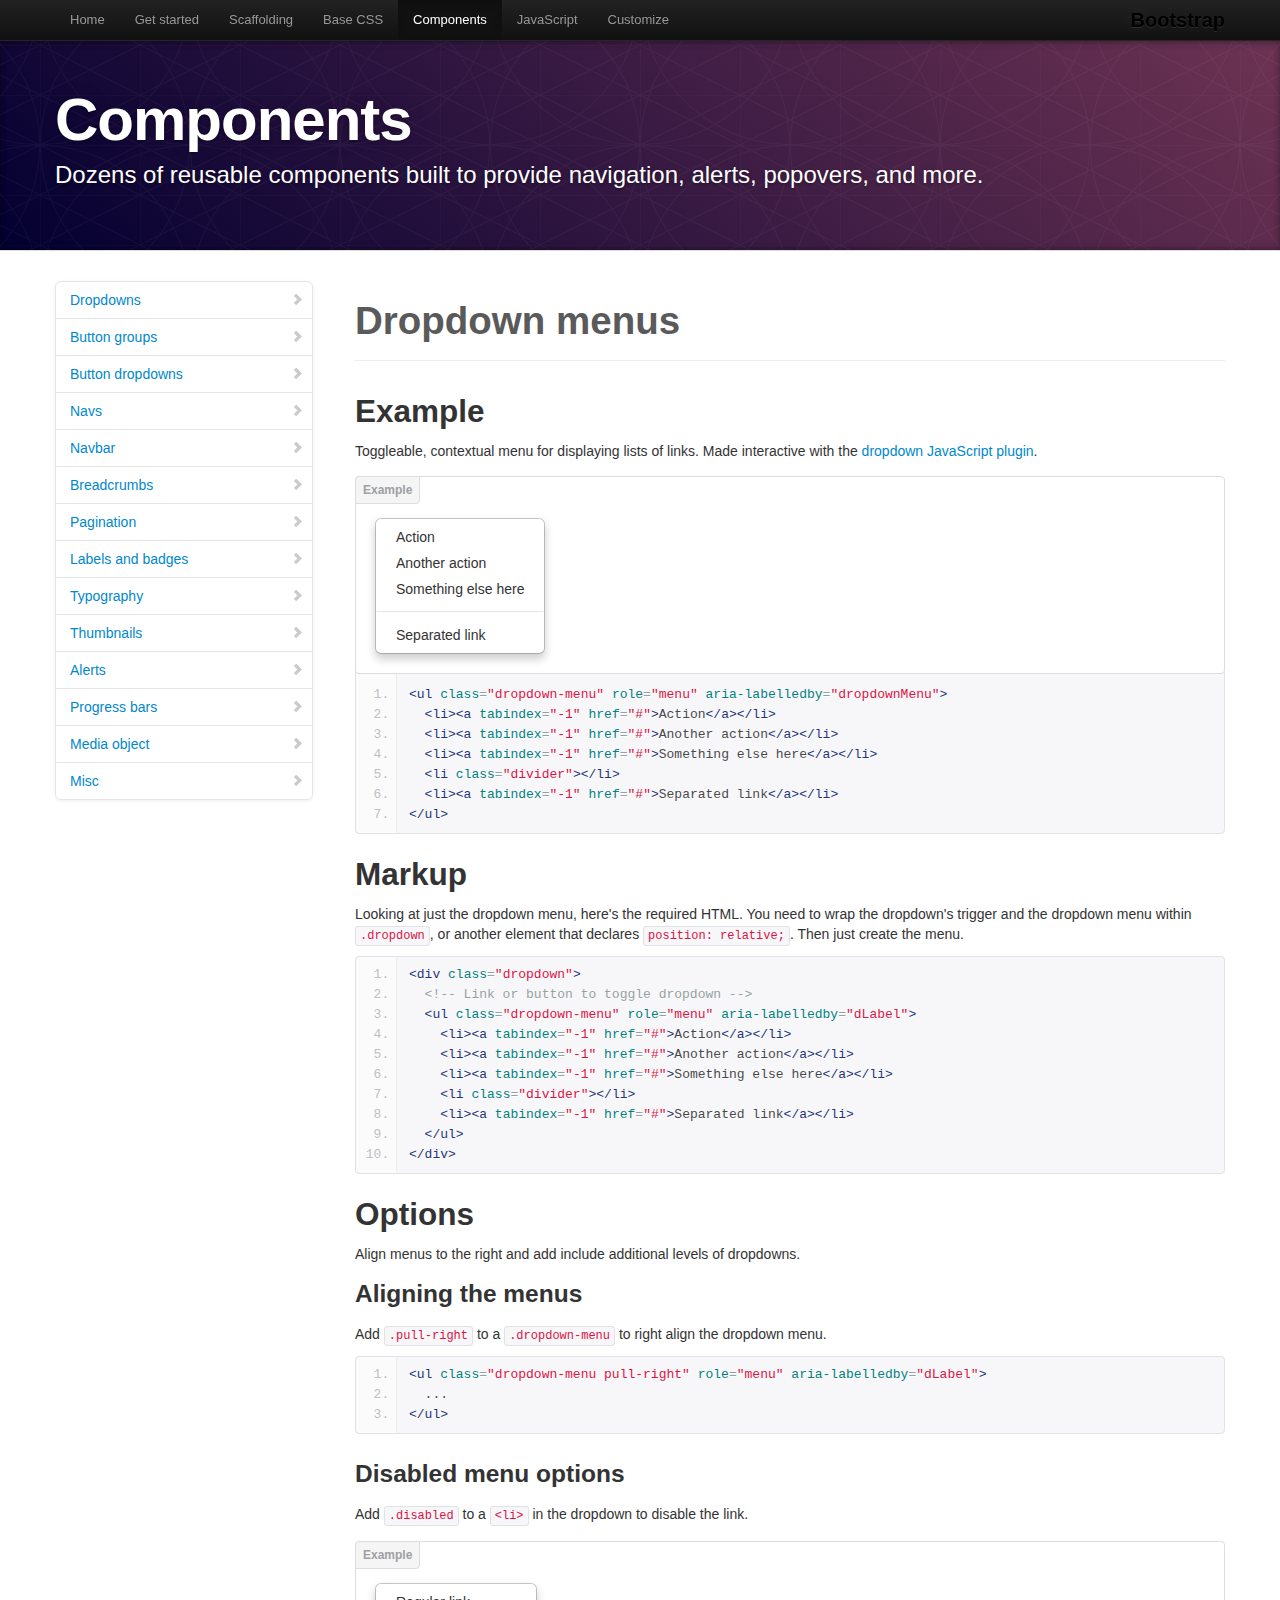
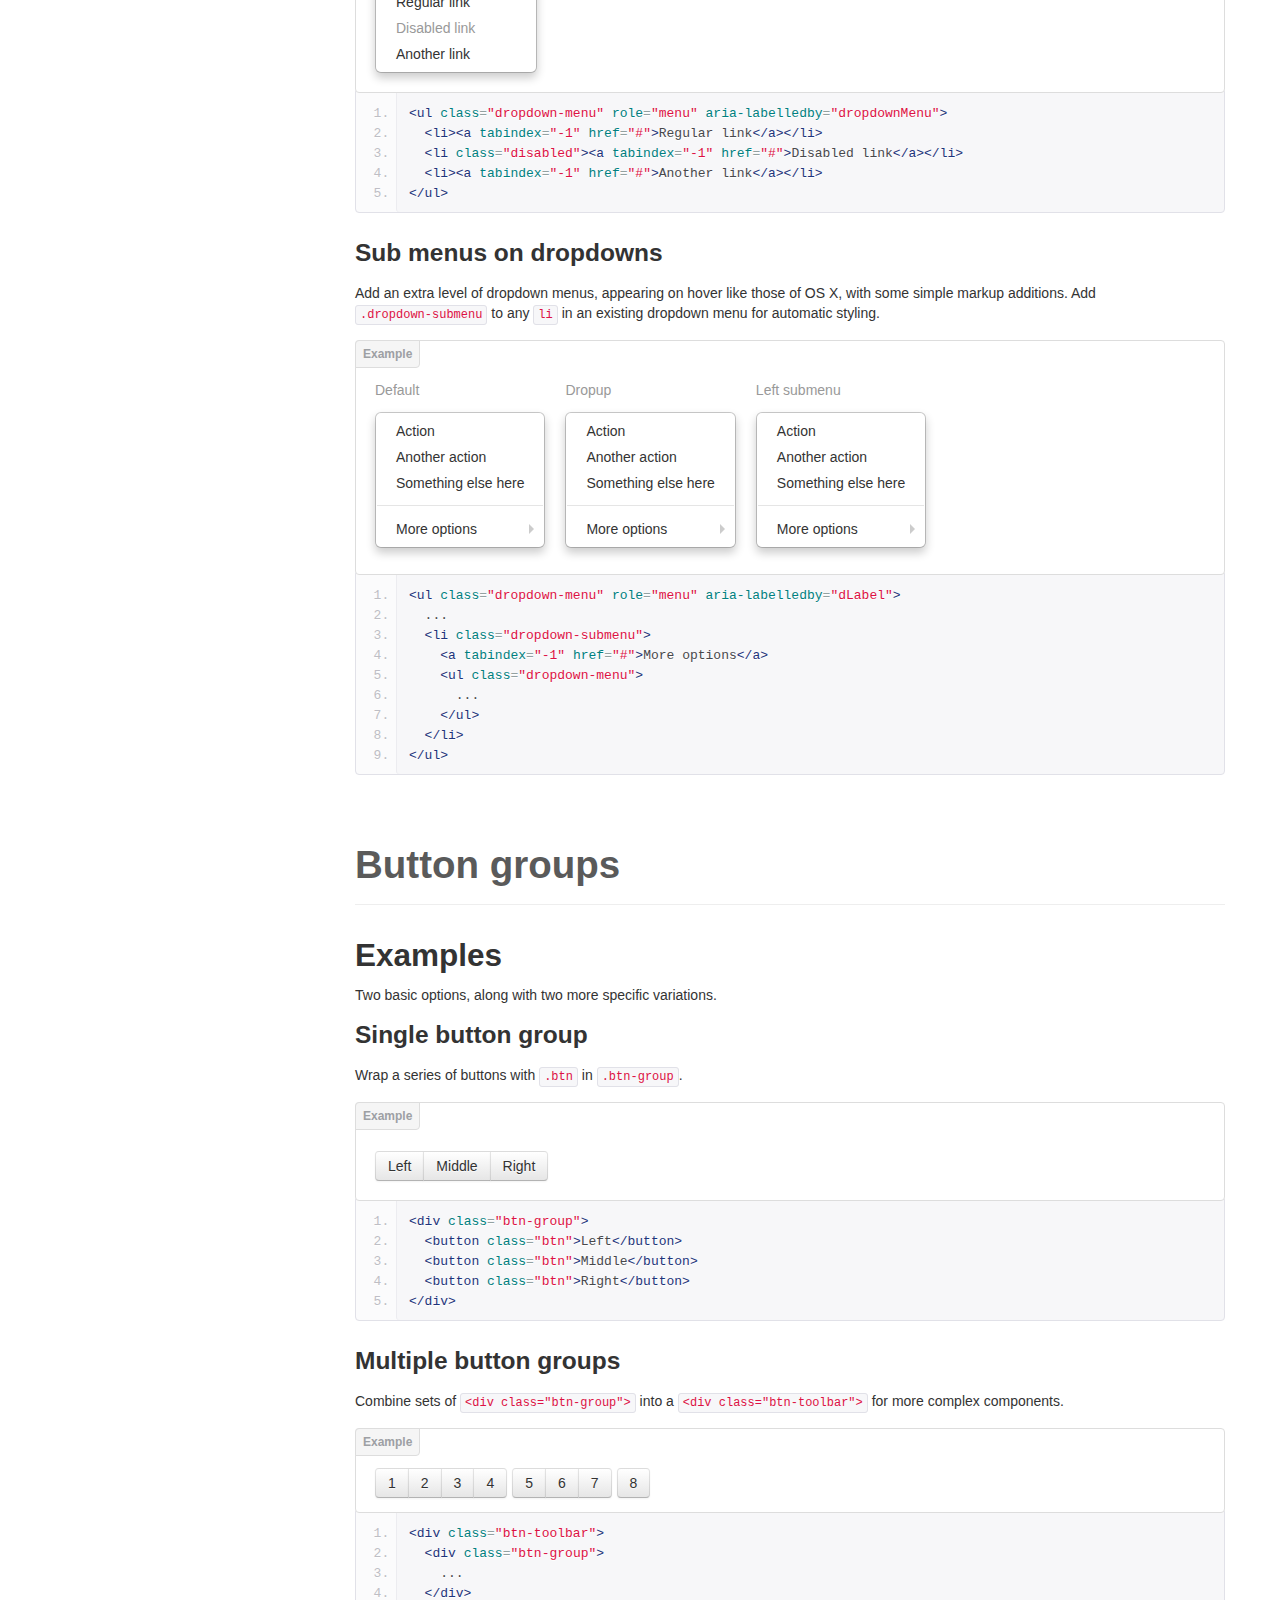
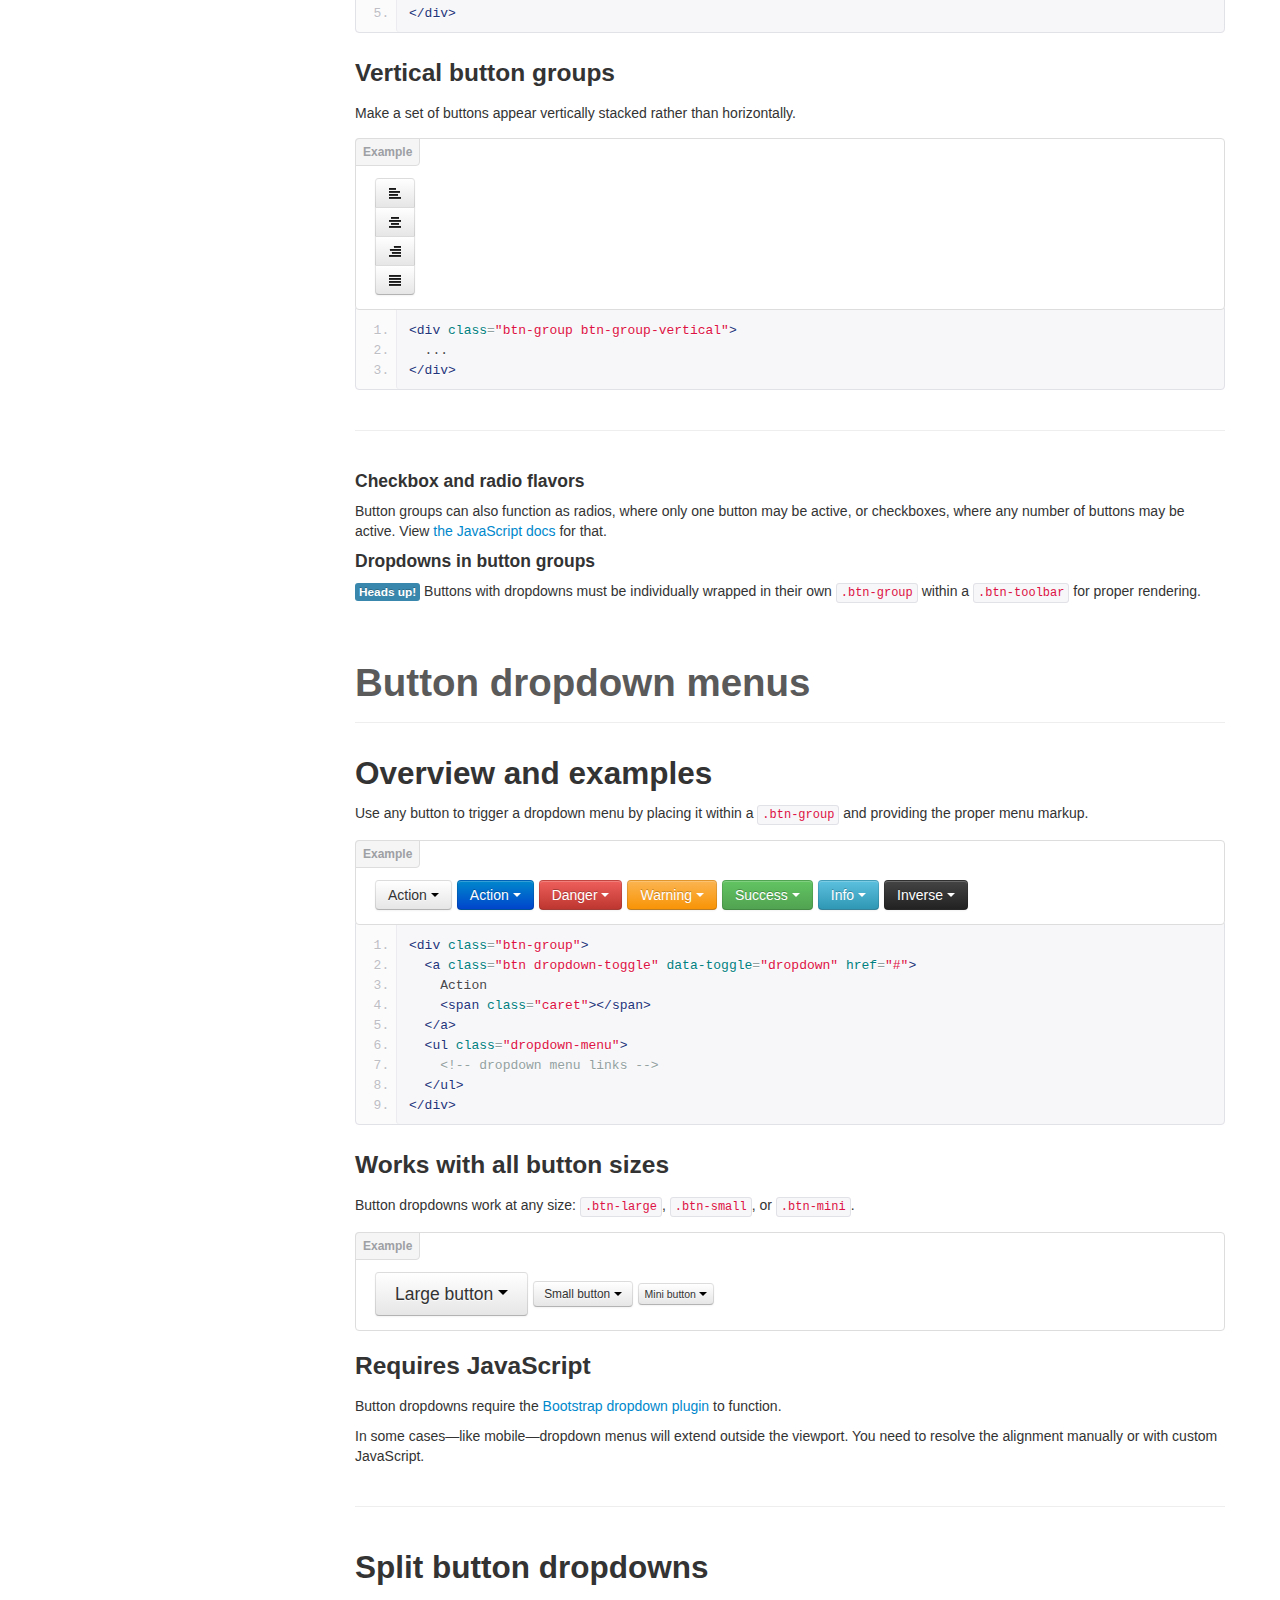
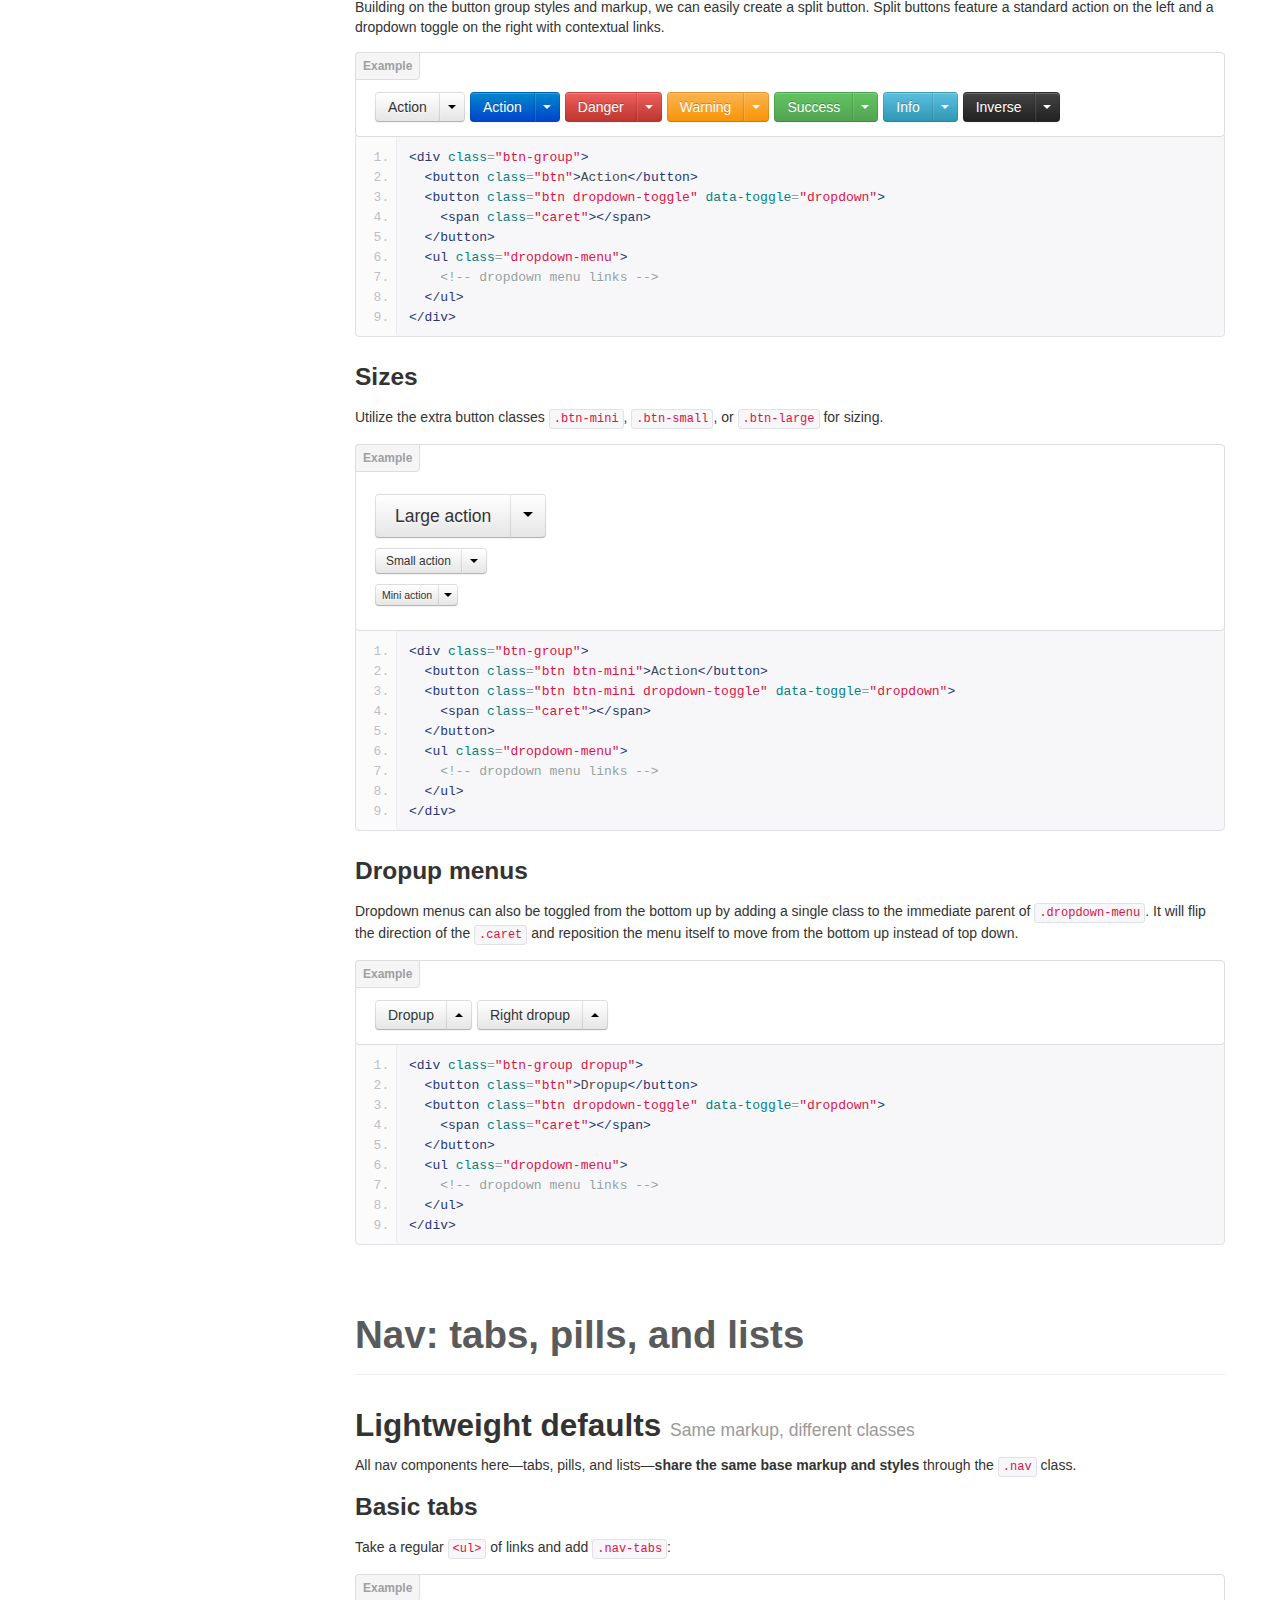
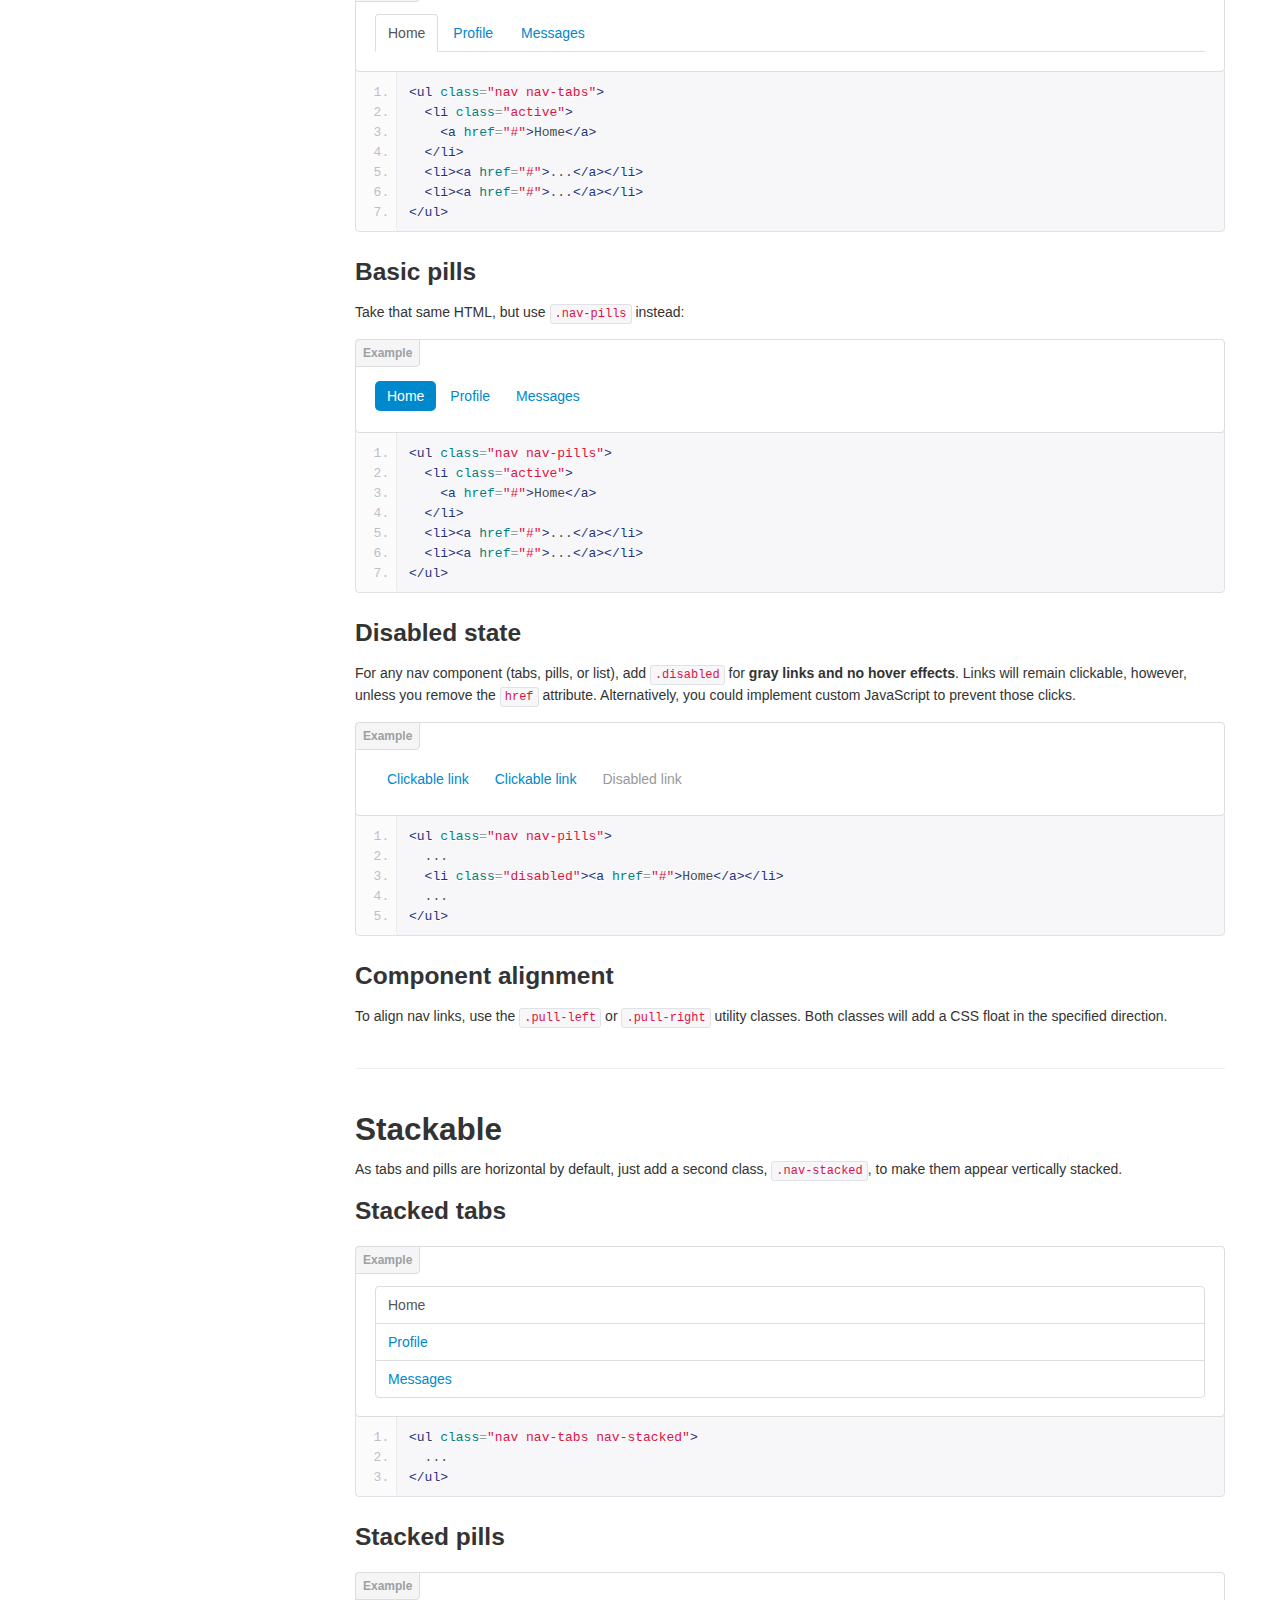
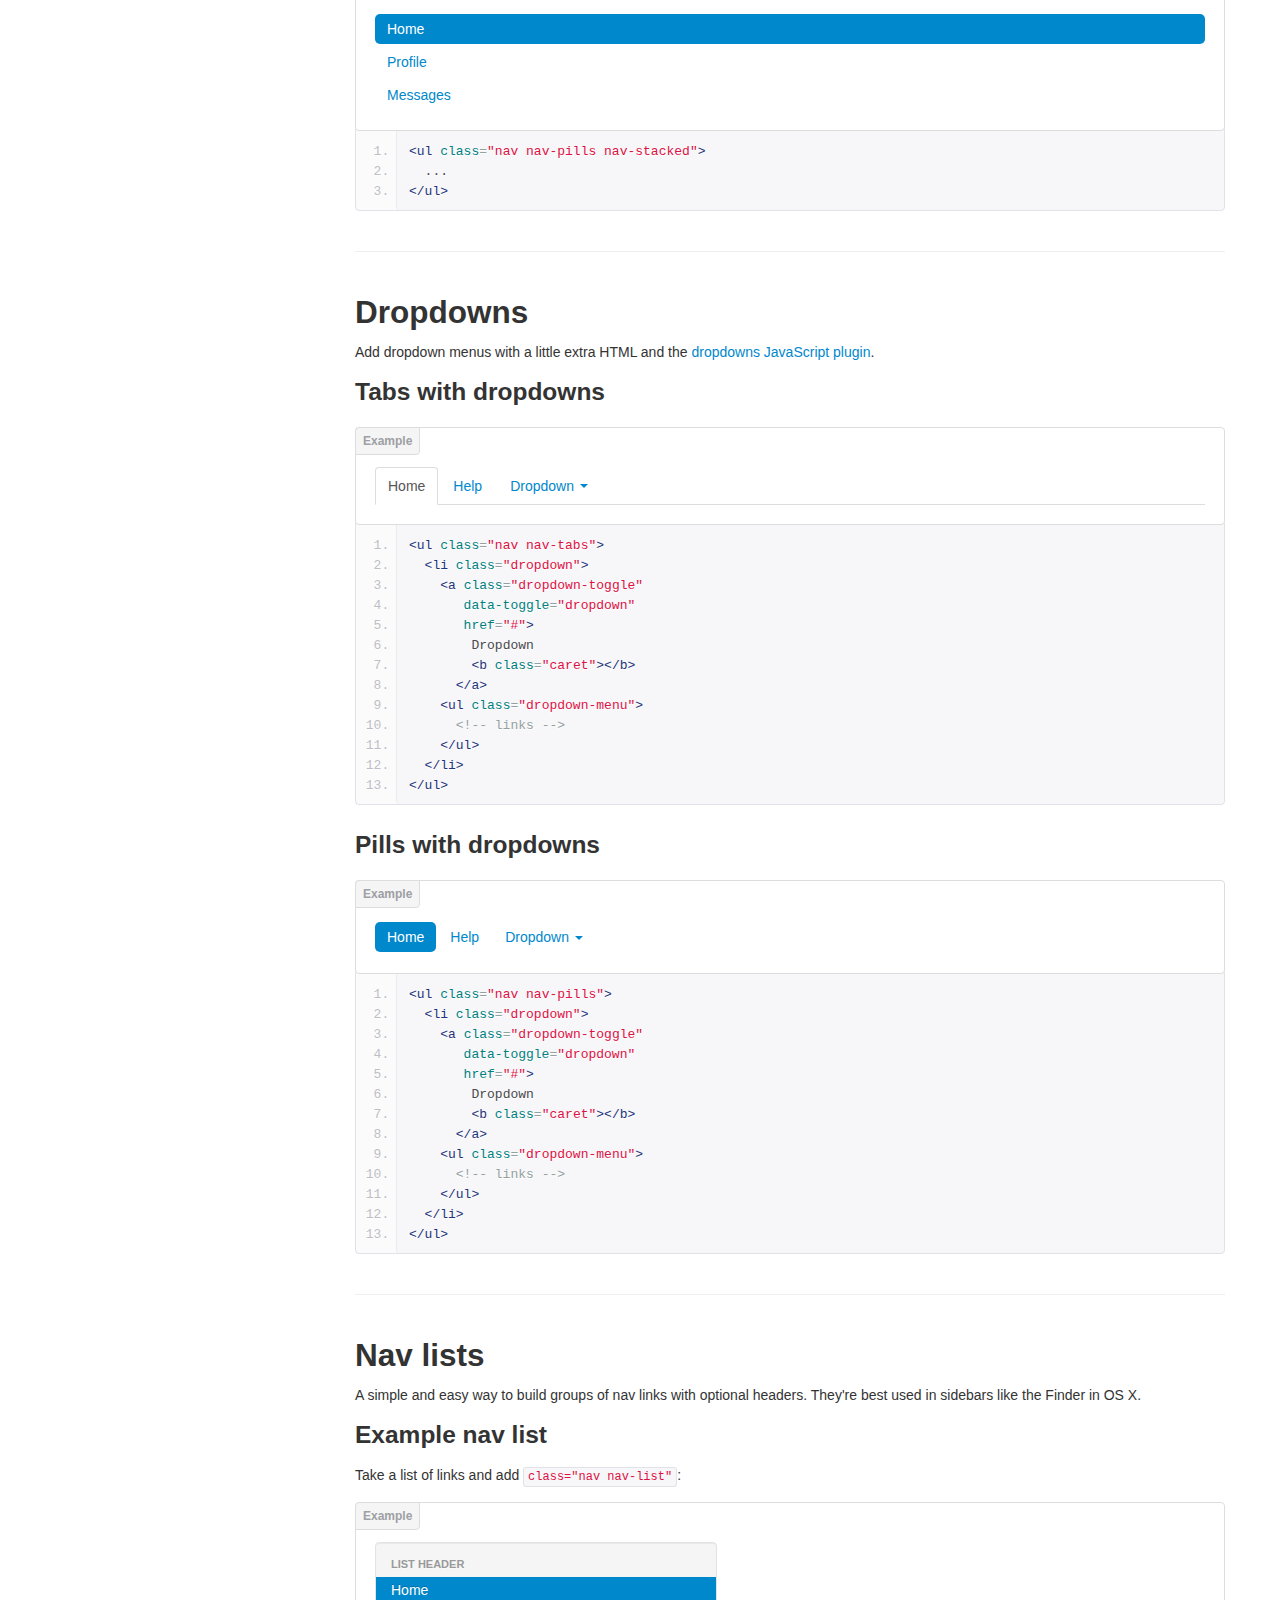
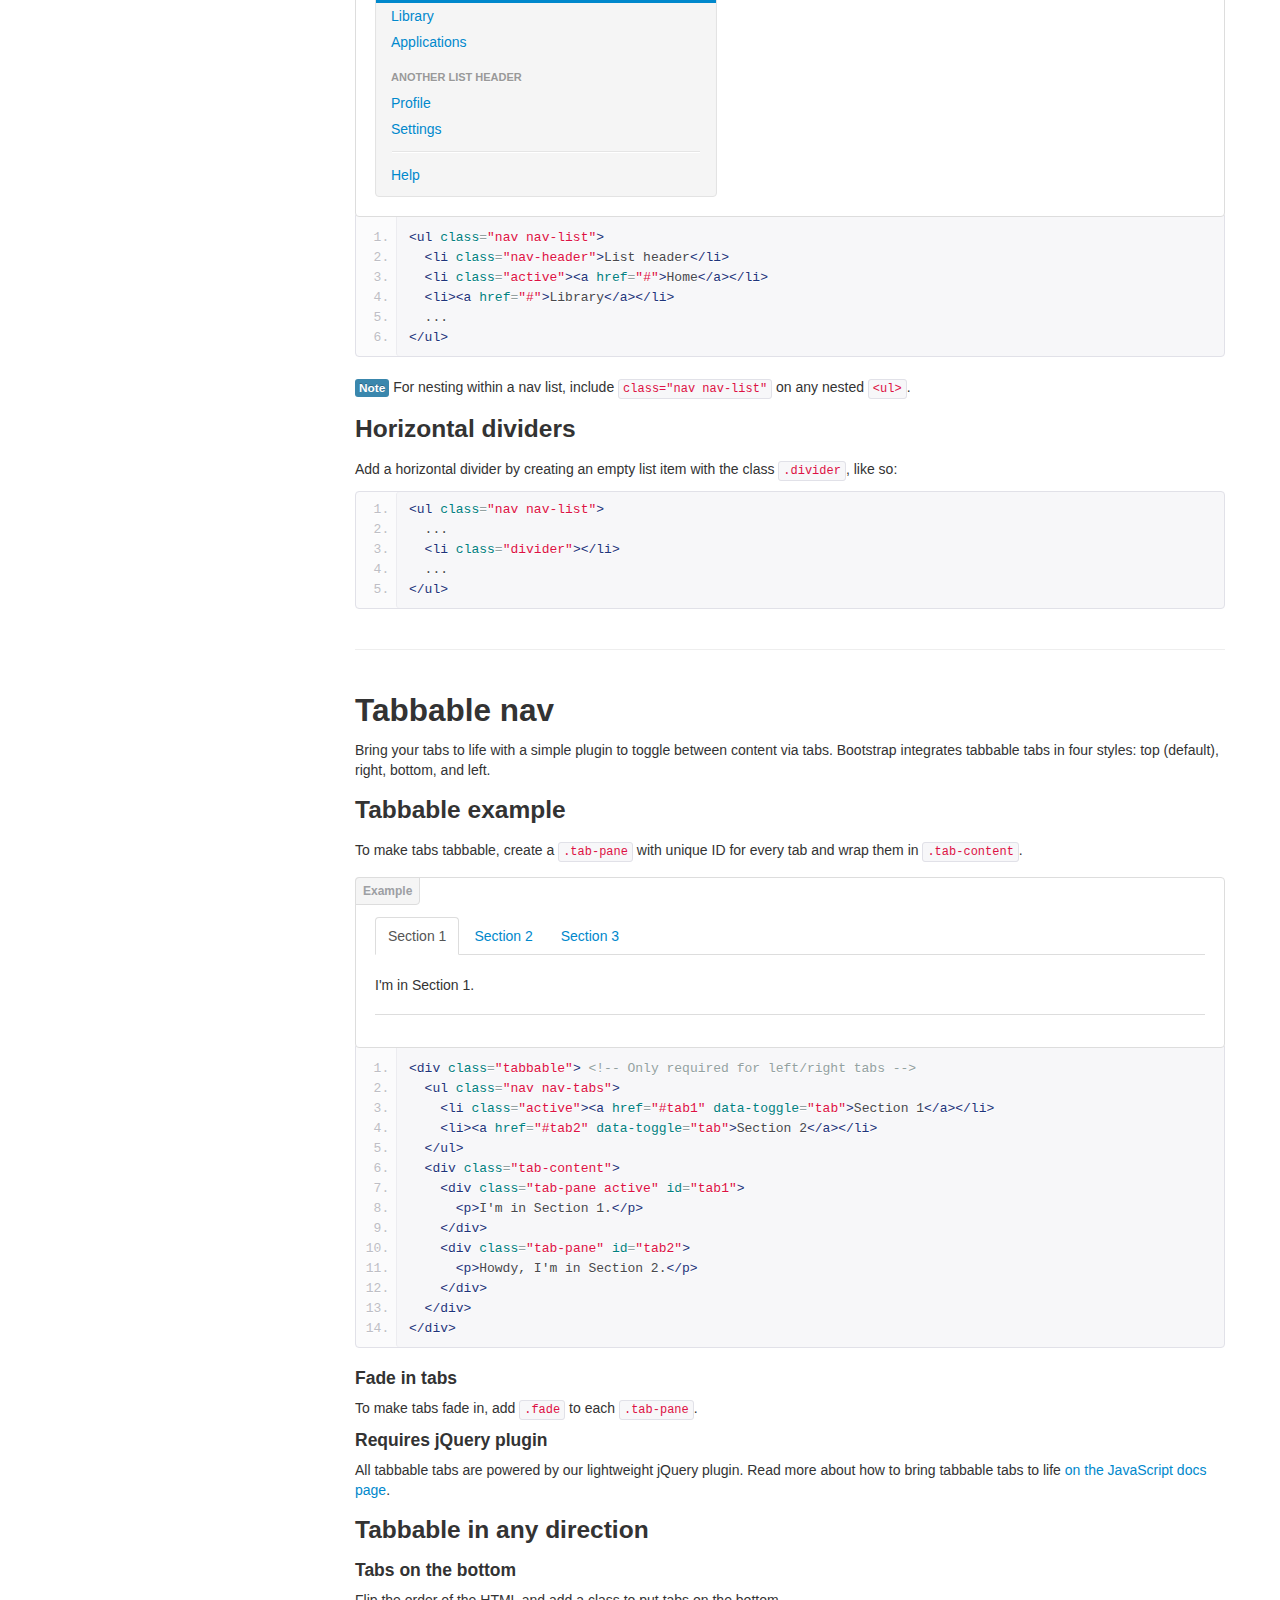
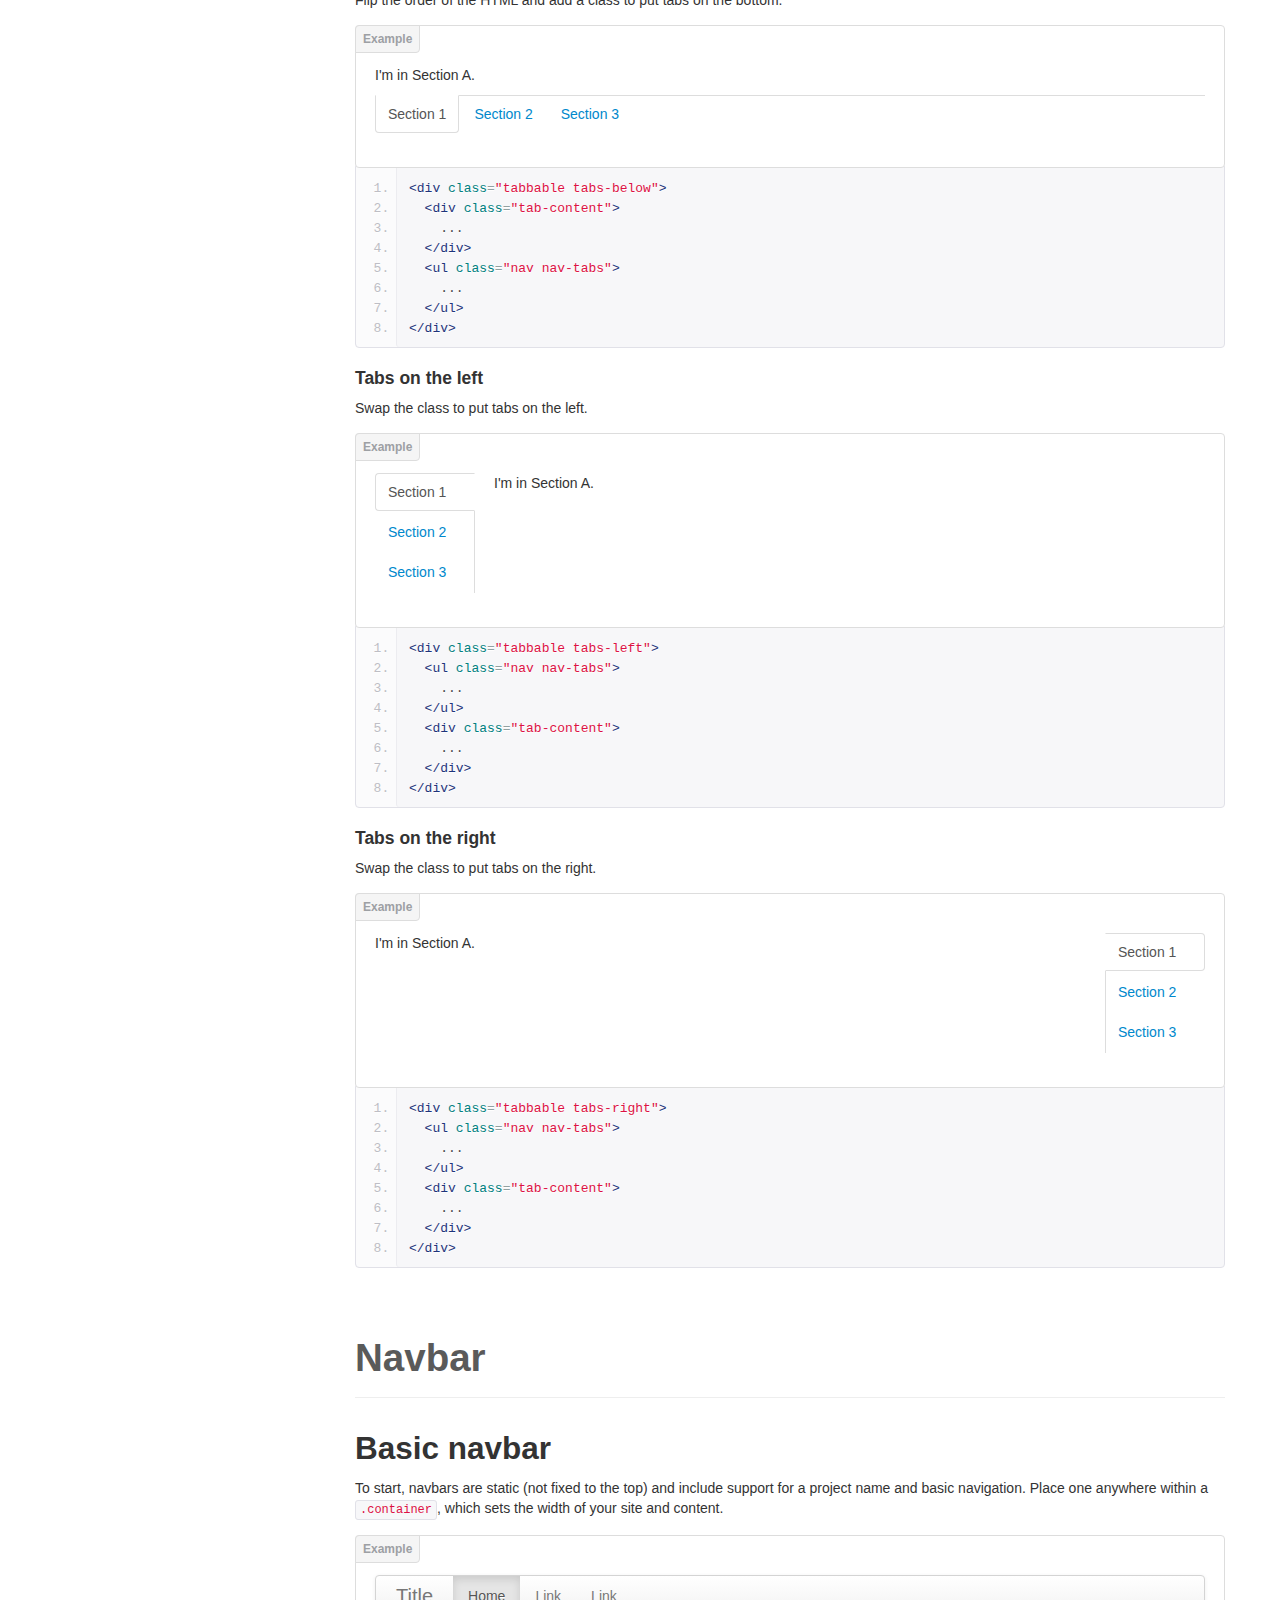
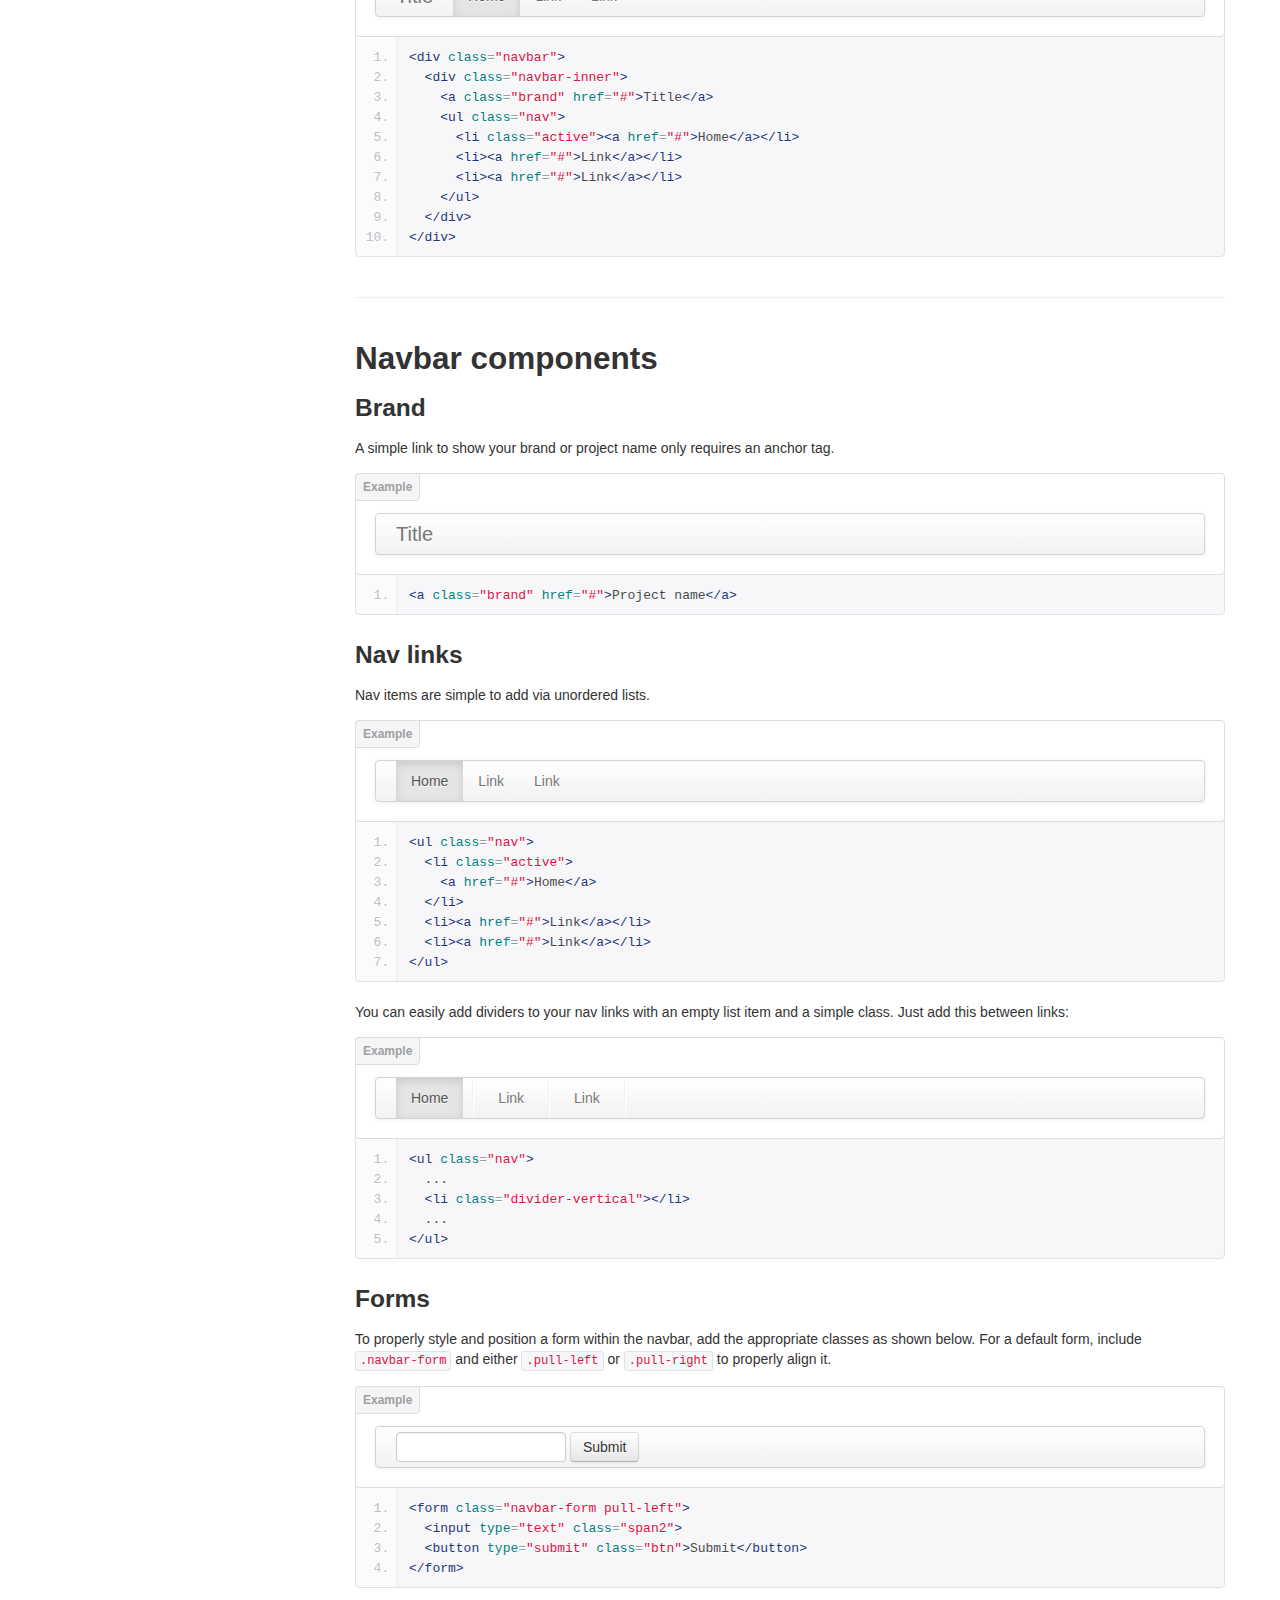
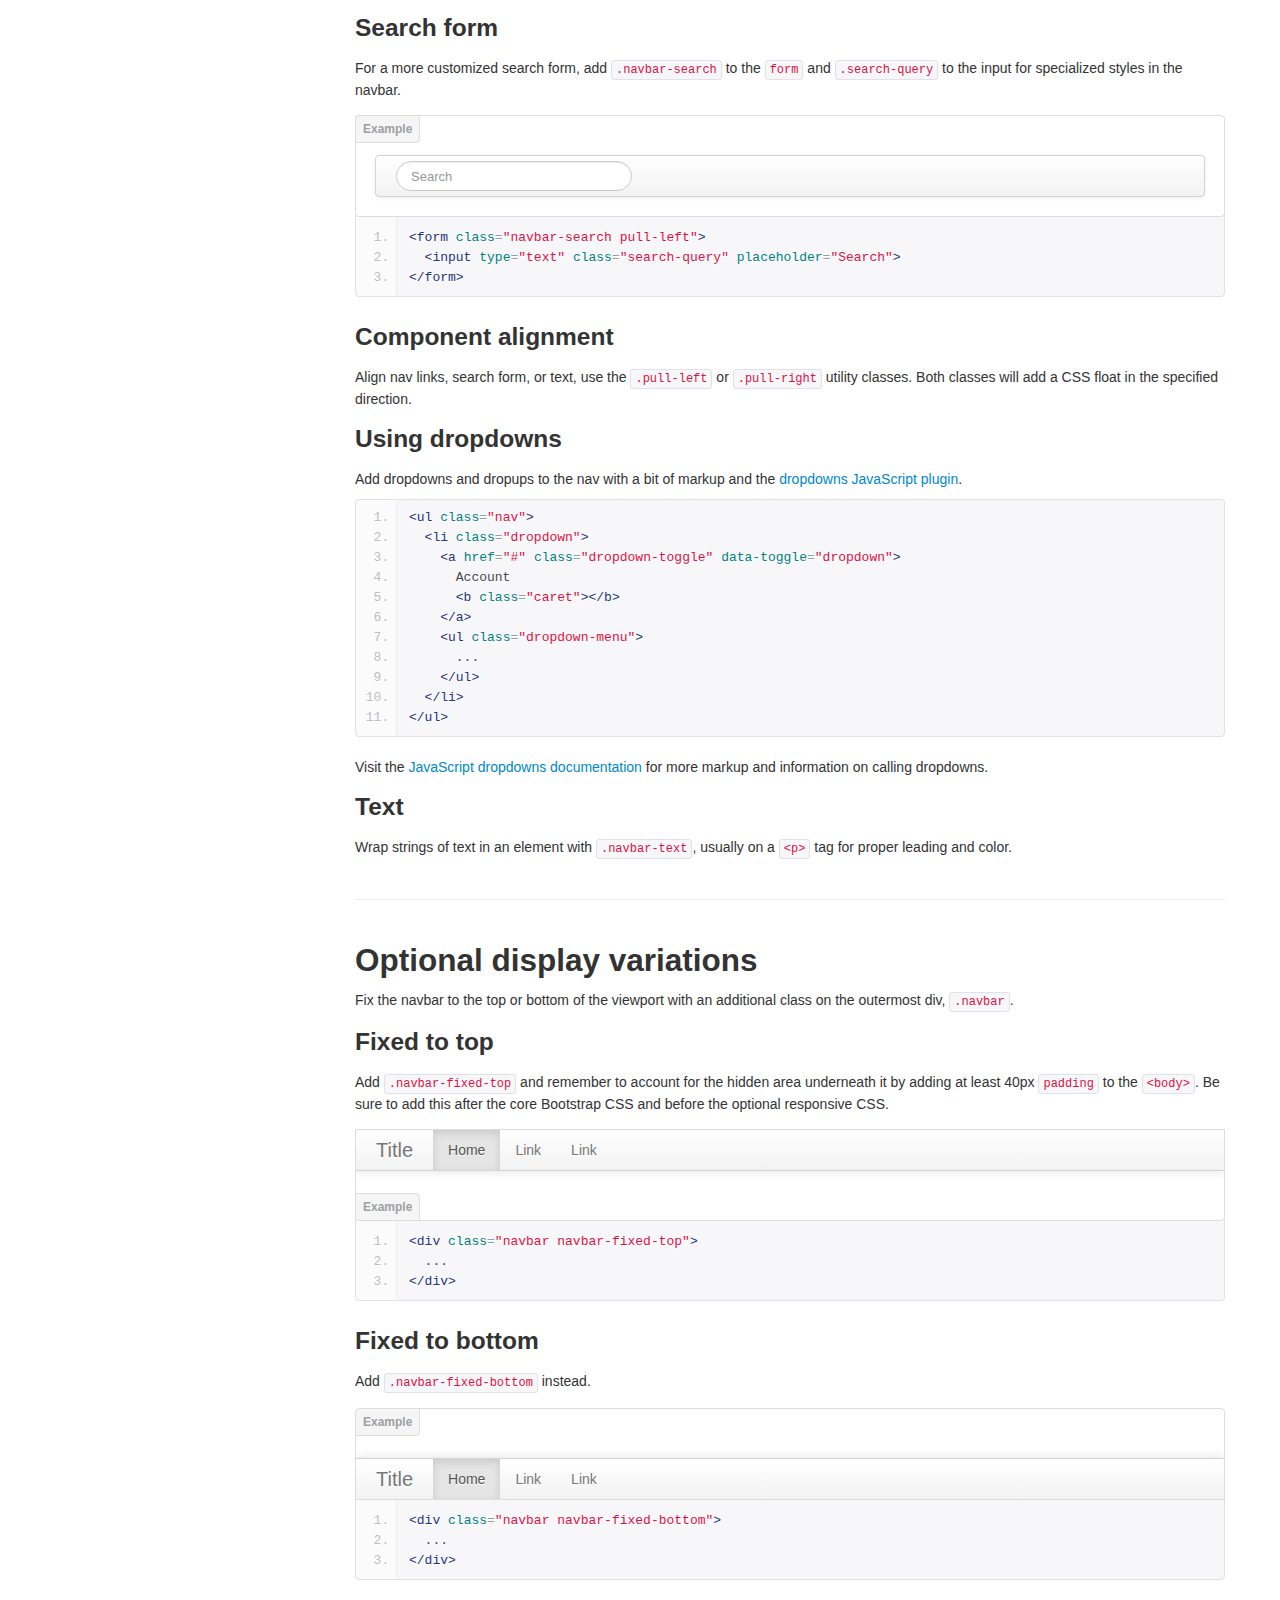
<file: app/lib/bootstrap/docs/components.html>
<!DOCTYPE html>
<html lang="en">
  <head>
    <meta charset="utf-8">
    <title>Components · Bootstrap</title>
    <meta name="viewport" content="width=device-width, initial-scale=1.0">
    <meta name="description" content="">
    <meta name="author" content="">

    <!-- Le styles -->
    <link href="assets/css/bootstrap.css" rel="stylesheet">
    <link href="assets/css/bootstrap-responsive.css" rel="stylesheet">
    <link href="assets/css/docs.css" rel="stylesheet">
    <link href="assets/js/google-code-prettify/prettify.css" rel="stylesheet">

    <!-- Le HTML5 shim, for IE6-8 support of HTML5 elements -->
    <!--[if lt IE 9]>
      <script src="assets/js/html5shiv.js"></script>
    <![endif]-->

    <!-- Le fav and touch icons -->
    <link rel="apple-touch-icon-precomposed" sizes="144x144" href="assets/ico/apple-touch-icon-144-precomposed.png">
    <link rel="apple-touch-icon-precomposed" sizes="114x114" href="assets/ico/apple-touch-icon-114-precomposed.png">
      <link rel="apple-touch-icon-precomposed" sizes="72x72" href="assets/ico/apple-touch-icon-72-precomposed.png">
                    <link rel="apple-touch-icon-precomposed" href="assets/ico/apple-touch-icon-57-precomposed.png">
                                   <link rel="shortcut icon" href="assets/ico/favicon.png">

    <script type="text/javascript">
      var _gaq = _gaq || [];
      _gaq.push(['_setAccount', 'UA-146052-10']);
      _gaq.push(['_trackPageview']);
      (function() {
        var ga = document.createElement('script'); ga.type = 'text/javascript'; ga.async = true;
        ga.src = ('https:' == document.location.protocol ? 'https://ssl' : 'http://www') + '.google-analytics.com/ga.js';
        var s = document.getElementsByTagName('script')[0]; s.parentNode.insertBefore(ga, s);
      })();
    </script>
  </head>

  <body data-spy="scroll" data-target=".bs-docs-sidebar">

    <!-- Navbar
    ================================================== -->
    <div class="navbar navbar-inverse navbar-fixed-top">
      <div class="navbar-inner">
        <div class="container">
          <button type="button" class="btn btn-navbar" data-toggle="collapse" data-target=".nav-collapse">
            <span class="icon-bar"></span>
            <span class="icon-bar"></span>
            <span class="icon-bar"></span>
          </button>
          <a class="brand" href="./index.html">Bootstrap</a>
          <div class="nav-collapse collapse">
            <ul class="nav">
              <li class="">
                <a href="./index.html">Home</a>
              </li>
              <li class="">
                <a href="./getting-started.html">Get started</a>
              </li>
              <li class="">
                <a href="./scaffolding.html">Scaffolding</a>
              </li>
              <li class="">
                <a href="./base-css.html">Base CSS</a>
              </li>
              <li class="active">
                <a href="./components.html">Components</a>
              </li>
              <li class="">
                <a href="./javascript.html">JavaScript</a>
              </li>
              <li class="">
                <a href="./customize.html">Customize</a>
              </li>
            </ul>
          </div>
        </div>
      </div>
    </div>

<!-- Subhead
================================================== -->
<header class="jumbotron subhead" id="overview">
  <div class="container">
    <h1>Components</h1>
    <p class="lead">Dozens of reusable components built to provide navigation, alerts, popovers, and more.</p>
  </div>
</header>


  <div class="container">

    <!-- Docs nav
    ================================================== -->
    <div class="row">
      <div class="span3 bs-docs-sidebar">
        <ul class="nav nav-list bs-docs-sidenav">
          <li><a href="#dropdowns"><i class="icon-chevron-right"></i> Dropdowns</a></li>
          <li><a href="#buttonGroups"><i class="icon-chevron-right"></i> Button groups</a></li>
          <li><a href="#buttonDropdowns"><i class="icon-chevron-right"></i> Button dropdowns</a></li>
          <li><a href="#navs"><i class="icon-chevron-right"></i> Navs</a></li>
          <li><a href="#navbar"><i class="icon-chevron-right"></i> Navbar</a></li>
          <li><a href="#breadcrumbs"><i class="icon-chevron-right"></i> Breadcrumbs</a></li>
          <li><a href="#pagination"><i class="icon-chevron-right"></i> Pagination</a></li>
          <li><a href="#labels-badges"><i class="icon-chevron-right"></i> Labels and badges</a></li>
          <li><a href="#typography"><i class="icon-chevron-right"></i> Typography</a></li>
          <li><a href="#thumbnails"><i class="icon-chevron-right"></i> Thumbnails</a></li>
          <li><a href="#alerts"><i class="icon-chevron-right"></i> Alerts</a></li>
          <li><a href="#progress"><i class="icon-chevron-right"></i> Progress bars</a></li>
          <li><a href="#media"><i class="icon-chevron-right"></i> Media object</a></li>
          <li><a href="#misc"><i class="icon-chevron-right"></i> Misc</a></li>
        </ul>
      </div>
      <div class="span9">



        <!-- Dropdowns
        ================================================== -->
        <section id="dropdowns">
          <div class="page-header">
            <h1>Dropdown menus</h1>
          </div>

          <h2>Example</h2>
          <p>Toggleable, contextual menu for displaying lists of links. Made interactive with the <a href="./javascript.html#dropdowns">dropdown JavaScript plugin</a>.</p>
          <div class="bs-docs-example">
            <div class="dropdown clearfix">
              <ul class="dropdown-menu" role="menu" aria-labelledby="dropdownMenu" style="display: block; position: static; margin-bottom: 5px; *width: 180px;">
                <li><a tabindex="-1" href="#">Action</a></li>
                <li><a tabindex="-1" href="#">Another action</a></li>
                <li><a tabindex="-1" href="#">Something else here</a></li>
                <li class="divider"></li>
                <li><a tabindex="-1" href="#">Separated link</a></li>
              </ul>
            </div>
          </div>
<pre class="prettyprint linenums">
&lt;ul class="dropdown-menu" role="menu" aria-labelledby="dropdownMenu"&gt;
  &lt;li&gt;&lt;a tabindex="-1" href="#"&gt;Action&lt;/a&gt;&lt;/li&gt;
  &lt;li&gt;&lt;a tabindex="-1" href="#"&gt;Another action&lt;/a&gt;&lt;/li&gt;
  &lt;li&gt;&lt;a tabindex="-1" href="#"&gt;Something else here&lt;/a&gt;&lt;/li&gt;
  &lt;li class="divider"&gt;&lt;/li&gt;
  &lt;li&gt;&lt;a tabindex="-1" href="#"&gt;Separated link&lt;/a&gt;&lt;/li&gt;
&lt;/ul&gt;
</pre>

          <h2>Markup</h2>
          <p>Looking at just the dropdown menu, here's the required HTML. You need to wrap the dropdown's trigger and the dropdown menu within <code>.dropdown</code>, or another element that declares <code>position: relative;</code>. Then just create the menu.</p>

<pre class="prettyprint linenums">
&lt;div class="dropdown"&gt;
  &lt;!-- Link or button to toggle dropdown --&gt;
  &lt;ul class="dropdown-menu" role="menu" aria-labelledby="dLabel"&gt;
    &lt;li&gt;&lt;a tabindex="-1" href="#"&gt;Action&lt;/a&gt;&lt;/li&gt;
    &lt;li&gt;&lt;a tabindex="-1" href="#"&gt;Another action&lt;/a&gt;&lt;/li&gt;
    &lt;li&gt;&lt;a tabindex="-1" href="#"&gt;Something else here&lt;/a&gt;&lt;/li&gt;
    &lt;li class="divider"&gt;&lt;/li&gt;
    &lt;li&gt;&lt;a tabindex="-1" href="#"&gt;Separated link&lt;/a&gt;&lt;/li&gt;
  &lt;/ul&gt;
&lt;/div&gt;
</pre>

          <h2>Options</h2>
          <p>Align menus to the right and add include additional levels of dropdowns.</p>

          <h3>Aligning the menus</h3>
          <p>Add <code>.pull-right</code> to a <code>.dropdown-menu</code> to right align the dropdown menu.</p>
<pre class="prettyprint linenums">
&lt;ul class="dropdown-menu pull-right" role="menu" aria-labelledby="dLabel"&gt;
  ...
&lt;/ul&gt;
</pre>

          <h3>Disabled menu options</h3>
          <p>Add <code>.disabled</code> to a <code>&lt;li&gt;</code> in the dropdown to disable the link.</p>
          <div class="bs-docs-example">
            <div class="dropdown clearfix">
              <ul class="dropdown-menu" role="menu" aria-labelledby="dropdownMenu" style="display: block; position: static; margin-bottom: 5px; *width: 180px;">
                <li><a tabindex="-1" href="#">Regular link</a></li>
                <li class="disabled"><a tabindex="-1" href="#">Disabled link</a></li>
                <li><a tabindex="-1" href="#">Another link</a></li>
              </ul>
            </div>
          </div>
<pre class="prettyprint linenums">
&lt;ul class="dropdown-menu" role="menu" aria-labelledby="dropdownMenu"&gt;
  &lt;li&gt;&lt;a tabindex="-1" href="#"&gt;Regular link&lt;/a&gt;&lt;/li&gt;
  &lt;li class="disabled"&gt;&lt;a tabindex="-1" href="#"&gt;Disabled link&lt;/a&gt;&lt;/li&gt;
  &lt;li&gt;&lt;a tabindex="-1" href="#"&gt;Another link&lt;/a&gt;&lt;/li&gt;
&lt;/ul&gt;
</pre>

          <h3>Sub menus on dropdowns</h3>
          <p>Add an extra level of dropdown menus, appearing on hover like those of OS X, with some simple markup additions. Add <code>.dropdown-submenu</code> to any <code>li</code> in an existing dropdown menu for automatic styling.</p>
          <div class="bs-docs-example bs-docs-example-submenus">

            <div class="pull-left">
              <p class="muted">Default</p>
              <div class="dropdown clearfix">
                <ul class="dropdown-menu" role="menu" aria-labelledby="dropdownMenu">
                  <li><a tabindex="-1" href="#">Action</a></li>
                  <li><a tabindex="-1" href="#">Another action</a></li>
                  <li><a tabindex="-1" href="#">Something else here</a></li>
                  <li class="divider"></li>
                  <li class="dropdown-submenu">
                    <a tabindex="-1" href="#">More options</a>
                    <ul class="dropdown-menu">
                      <li><a tabindex="-1" href="#">Second level link</a></li>
                      <li><a tabindex="-1" href="#">Second level link</a></li>
                      <li><a tabindex="-1" href="#">Second level link</a></li>
                      <li><a tabindex="-1" href="#">Second level link</a></li>
                      <li><a tabindex="-1" href="#">Second level link</a></li>
                    </ul>
                  </li>
                </ul>
              </div>
            </div>

            <div class="pull-left">
              <p class="muted">Dropup</p>
              <div class="dropup">
                <ul class="dropdown-menu" role="menu" aria-labelledby="dropdownMenu">
                  <li><a tabindex="-1" href="#">Action</a></li>
                  <li><a tabindex="-1" href="#">Another action</a></li>
                  <li><a tabindex="-1" href="#">Something else here</a></li>
                  <li class="divider"></li>
                  <li class="dropdown-submenu">
                    <a tabindex="-1" href="#">More options</a>
                    <ul class="dropdown-menu">
                      <li><a tabindex="-1" href="#">Second level link</a></li>
                      <li><a tabindex="-1" href="#">Second level link</a></li>
                      <li><a tabindex="-1" href="#">Second level link</a></li>
                      <li><a tabindex="-1" href="#">Second level link</a></li>
                      <li><a tabindex="-1" href="#">Second level link</a></li>
                    </ul>
                  </li>
                </ul>
              </div>
            </div>

            <div class="pull-left">
              <p class="muted">Left submenu</p>
              <div class="dropdown">
                <ul class="dropdown-menu" role="menu" aria-labelledby="dropdownMenu">
                  <li><a tabindex="-1" href="#">Action</a></li>
                  <li><a tabindex="-1" href="#">Another action</a></li>
                  <li><a tabindex="-1" href="#">Something else here</a></li>
                  <li class="divider"></li>
                  <li class="dropdown-submenu pull-left">
                    <a tabindex="-1" href="#">More options</a>
                    <ul class="dropdown-menu">
                      <li><a tabindex="-1" href="#">Second level link</a></li>
                      <li><a tabindex="-1" href="#">Second level link</a></li>
                      <li><a tabindex="-1" href="#">Second level link</a></li>
                      <li><a tabindex="-1" href="#">Second level link</a></li>
                      <li><a tabindex="-1" href="#">Second level link</a></li>
                    </ul>
                  </li>
                </ul>
              </div>
            </div>

          </div>
<pre class="prettyprint linenums">
&lt;ul class="dropdown-menu" role="menu" aria-labelledby="dLabel"&gt;
  ...
  &lt;li class="dropdown-submenu"&gt;
    &lt;a tabindex="-1" href="#"&gt;More options&lt;/a&gt;
    &lt;ul class="dropdown-menu"&gt;
      ...
    &lt;/ul&gt;
  &lt;/li&gt;
&lt;/ul&gt;
</pre>

        </section>




        <!-- Button Groups
        ================================================== -->
        <section id="buttonGroups">
          <div class="page-header">
            <h1>Button groups</h1>
          </div>

          <h2>Examples</h2>
          <p>Two basic options, along with two more specific variations.</p>

          <h3>Single button group</h3>
          <p>Wrap a series of buttons with <code>.btn</code> in <code>.btn-group</code>.</p>
          <div class="bs-docs-example">
            <div class="btn-group" style="margin: 9px 0 5px;">
              <button class="btn">Left</button>
              <button class="btn">Middle</button>
              <button class="btn">Right</button>
            </div>
          </div>
<pre class="prettyprint linenums">
&lt;div class="btn-group"&gt;
  &lt;button class="btn"&gt;Left&lt;/button&gt;
  &lt;button class="btn"&gt;Middle&lt;/button&gt;
  &lt;button class="btn"&gt;Right&lt;/button&gt;
&lt;/div&gt;
</pre>

          <h3>Multiple button groups</h3>
          <p>Combine sets of <code>&lt;div class="btn-group"&gt;</code> into a <code>&lt;div class="btn-toolbar"&gt;</code> for more complex components.</p>
          <div class="bs-docs-example">
            <div class="btn-toolbar" style="margin: 0;">
              <div class="btn-group">
                <button class="btn">1</button>
                <button class="btn">2</button>
                <button class="btn">3</button>
                <button class="btn">4</button>
              </div>
              <div class="btn-group">
                <button class="btn">5</button>
                <button class="btn">6</button>
                <button class="btn">7</button>
              </div>
              <div class="btn-group">
                <button class="btn">8</button>
              </div>
            </div>
          </div>
<pre class="prettyprint linenums">
&lt;div class="btn-toolbar"&gt;
  &lt;div class="btn-group"&gt;
    ...
  &lt;/div&gt;
&lt;/div&gt;
</pre>

          <h3>Vertical button groups</h3>
          <p>Make a set of buttons appear vertically stacked rather than horizontally.</p>
          <div class="bs-docs-example">
            <div class="btn-group btn-group-vertical">
              <button type="button" class="btn"><i class="icon-align-left"></i></button>
              <button type="button" class="btn"><i class="icon-align-center"></i></button>
              <button type="button" class="btn"><i class="icon-align-right"></i></button>
              <button type="button" class="btn"><i class="icon-align-justify"></i></button>
            </div>
          </div>
<pre class="prettyprint linenums">
&lt;div class="btn-group btn-group-vertical"&gt;
  ...
&lt;/div&gt;
</pre>


          <hr class="bs-docs-separator">


          <h4>Checkbox and radio flavors</h4>
          <p>Button groups can also function as radios, where only one button may be active, or checkboxes, where any number of buttons may be active. View <a href="./javascript.html#buttons">the JavaScript docs</a> for that.</p>

          <h4>Dropdowns in button groups</h4>
          <p><span class="label label-info">Heads up!</span> Buttons with dropdowns must be individually wrapped in their own <code>.btn-group</code> within a <code>.btn-toolbar</code> for proper rendering.</p>
        </section>



        <!-- Split button dropdowns
        ================================================== -->
        <section id="buttonDropdowns">
          <div class="page-header">
            <h1>Button dropdown menus</h1>
          </div>


          <h2>Overview and examples</h2>
          <p>Use any button to trigger a dropdown menu by placing it within a <code>.btn-group</code> and providing the proper menu markup.</p>
          <div class="bs-docs-example">
            <div class="btn-toolbar" style="margin: 0;">
              <div class="btn-group">
                <button class="btn dropdown-toggle" data-toggle="dropdown">Action <span class="caret"></span></button>
                <ul class="dropdown-menu">
                  <li><a href="#">Action</a></li>
                  <li><a href="#">Another action</a></li>
                  <li><a href="#">Something else here</a></li>
                  <li class="divider"></li>
                  <li><a href="#">Separated link</a></li>
                </ul>
              </div><!-- /btn-group -->
              <div class="btn-group">
                <button class="btn btn-primary dropdown-toggle" data-toggle="dropdown">Action <span class="caret"></span></button>
                <ul class="dropdown-menu">
                  <li><a href="#">Action</a></li>
                  <li><a href="#">Another action</a></li>
                  <li><a href="#">Something else here</a></li>
                  <li class="divider"></li>
                  <li><a href="#">Separated link</a></li>
                </ul>
              </div><!-- /btn-group -->
              <div class="btn-group">
                <button class="btn btn-danger dropdown-toggle" data-toggle="dropdown">Danger <span class="caret"></span></button>
                <ul class="dropdown-menu">
                  <li><a href="#">Action</a></li>
                  <li><a href="#">Another action</a></li>
                  <li><a href="#">Something else here</a></li>
                  <li class="divider"></li>
                  <li><a href="#">Separated link</a></li>
                </ul>
              </div><!-- /btn-group -->
              <div class="btn-group">
                <button class="btn btn-warning dropdown-toggle" data-toggle="dropdown">Warning <span class="caret"></span></button>
                <ul class="dropdown-menu">
                  <li><a href="#">Action</a></li>
                  <li><a href="#">Another action</a></li>
                  <li><a href="#">Something else here</a></li>
                  <li class="divider"></li>
                  <li><a href="#">Separated link</a></li>
                </ul>
              </div><!-- /btn-group -->
              <div class="btn-group">
                <button class="btn btn-success dropdown-toggle" data-toggle="dropdown">Success <span class="caret"></span></button>
                <ul class="dropdown-menu">
                  <li><a href="#">Action</a></li>
                  <li><a href="#">Another action</a></li>
                  <li><a href="#">Something else here</a></li>
                  <li class="divider"></li>
                  <li><a href="#">Separated link</a></li>
                </ul>
              </div><!-- /btn-group -->
              <div class="btn-group">
                <button class="btn btn-info dropdown-toggle" data-toggle="dropdown">Info <span class="caret"></span></button>
                <ul class="dropdown-menu">
                  <li><a href="#">Action</a></li>
                  <li><a href="#">Another action</a></li>
                  <li><a href="#">Something else here</a></li>
                  <li class="divider"></li>
                  <li><a href="#">Separated link</a></li>
                </ul>
              </div><!-- /btn-group -->
              <div class="btn-group">
                <button class="btn btn-inverse dropdown-toggle" data-toggle="dropdown">Inverse <span class="caret"></span></button>
                <ul class="dropdown-menu">
                  <li><a href="#">Action</a></li>
                  <li><a href="#">Another action</a></li>
                  <li><a href="#">Something else here</a></li>
                  <li class="divider"></li>
                  <li><a href="#">Separated link</a></li>
                </ul>
              </div><!-- /btn-group -->
            </div><!-- /btn-toolbar -->
          </div>
<pre class="prettyprint linenums">
&lt;div class="btn-group"&gt;
  &lt;a class="btn dropdown-toggle" data-toggle="dropdown" href="#"&gt;
    Action
    &lt;span class="caret"&gt;&lt;/span&gt;
  &lt;/a&gt;
  &lt;ul class="dropdown-menu"&gt;
    &lt;!-- dropdown menu links --&gt;
  &lt;/ul&gt;
&lt;/div&gt;
</pre>

          <h3>Works with all button sizes</h3>
          <p>Button dropdowns work at any size:  <code>.btn-large</code>, <code>.btn-small</code>, or <code>.btn-mini</code>.</p>
          <div class="bs-docs-example">
            <div class="btn-toolbar" style="margin: 0;">
              <div class="btn-group">
                <button class="btn btn-large dropdown-toggle" data-toggle="dropdown">Large button <span class="caret"></span></button>
                <ul class="dropdown-menu">
                  <li><a href="#">Action</a></li>
                  <li><a href="#">Another action</a></li>
                  <li><a href="#">Something else here</a></li>
                  <li class="divider"></li>
                  <li><a href="#">Separated link</a></li>
                </ul>
              </div><!-- /btn-group -->
              <div class="btn-group">
                <button class="btn btn-small dropdown-toggle" data-toggle="dropdown">Small button <span class="caret"></span></button>
                <ul class="dropdown-menu">
                  <li><a href="#">Action</a></li>
                  <li><a href="#">Another action</a></li>
                  <li><a href="#">Something else here</a></li>
                  <li class="divider"></li>
                  <li><a href="#">Separated link</a></li>
                </ul>
              </div><!-- /btn-group -->
              <div class="btn-group">
                <button class="btn btn-mini dropdown-toggle" data-toggle="dropdown">Mini button <span class="caret"></span></button>
                <ul class="dropdown-menu">
                  <li><a href="#">Action</a></li>
                  <li><a href="#">Another action</a></li>
                  <li><a href="#">Something else here</a></li>
                  <li class="divider"></li>
                  <li><a href="#">Separated link</a></li>
                </ul>
              </div><!-- /btn-group -->
            </div><!-- /btn-toolbar -->
          </div>

          <h3>Requires JavaScript</h3>
          <p>Button dropdowns require the <a href="./javascript.html#dropdowns">Bootstrap dropdown plugin</a> to function.</p>
          <p>In some cases&mdash;like mobile&mdash;dropdown menus will extend outside the viewport. You need to resolve the alignment manually or with custom JavaScript.</p>


          <hr class="bs-docs-separator">


          <h2>Split button dropdowns</h2>
          <p>Building on the button group styles and markup, we can easily create a split button. Split buttons feature a standard action on the left and a dropdown toggle on the right with contextual links.</p>
          <div class="bs-docs-example">
            <div class="btn-toolbar" style="margin: 0;">
              <div class="btn-group">
                <button class="btn">Action</button>
                <button class="btn dropdown-toggle" data-toggle="dropdown"><span class="caret"></span></button>
                <ul class="dropdown-menu">
                  <li><a href="#">Action</a></li>
                  <li><a href="#">Another action</a></li>
                  <li><a href="#">Something else here</a></li>
                  <li class="divider"></li>
                  <li><a href="#">Separated link</a></li>
                </ul>
              </div><!-- /btn-group -->
              <div class="btn-group">
                <button class="btn btn-primary">Action</button>
                <button class="btn btn-primary dropdown-toggle" data-toggle="dropdown"><span class="caret"></span></button>
                <ul class="dropdown-menu">
                  <li><a href="#">Action</a></li>
                  <li><a href="#">Another action</a></li>
                  <li><a href="#">Something else here</a></li>
                  <li class="divider"></li>
                  <li><a href="#">Separated link</a></li>
                </ul>
              </div><!-- /btn-group -->
              <div class="btn-group">
                <button class="btn btn-danger">Danger</button>
                <button class="btn btn-danger dropdown-toggle" data-toggle="dropdown"><span class="caret"></span></button>
                <ul class="dropdown-menu">
                  <li><a href="#">Action</a></li>
                  <li><a href="#">Another action</a></li>
                  <li><a href="#">Something else here</a></li>
                  <li class="divider"></li>
                  <li><a href="#">Separated link</a></li>
                </ul>
              </div><!-- /btn-group -->
              <div class="btn-group">
                <button class="btn btn-warning">Warning</button>
                <button class="btn btn-warning dropdown-toggle" data-toggle="dropdown"><span class="caret"></span></button>
                <ul class="dropdown-menu">
                  <li><a href="#">Action</a></li>
                  <li><a href="#">Another action</a></li>
                  <li><a href="#">Something else here</a></li>
                  <li class="divider"></li>
                  <li><a href="#">Separated link</a></li>
                </ul>
              </div><!-- /btn-group -->
              <div class="btn-group">
                <button class="btn btn-success">Success</button>
                <button class="btn btn-success dropdown-toggle" data-toggle="dropdown"><span class="caret"></span></button>
                <ul class="dropdown-menu">
                  <li><a href="#">Action</a></li>
                  <li><a href="#">Another action</a></li>
                  <li><a href="#">Something else here</a></li>
                  <li class="divider"></li>
                  <li><a href="#">Separated link</a></li>
                </ul>
              </div><!-- /btn-group -->
              <div class="btn-group">
                <button class="btn btn-info">Info</button>
                <button class="btn btn-info dropdown-toggle" data-toggle="dropdown"><span class="caret"></span></button>
                <ul class="dropdown-menu">
                  <li><a href="#">Action</a></li>
                  <li><a href="#">Another action</a></li>
                  <li><a href="#">Something else here</a></li>
                  <li class="divider"></li>
                  <li><a href="#">Separated link</a></li>
                </ul>
              </div><!-- /btn-group -->
              <div class="btn-group">
                <button class="btn btn-inverse">Inverse</button>
                <button class="btn btn-inverse dropdown-toggle" data-toggle="dropdown"><span class="caret"></span></button>
                <ul class="dropdown-menu">
                  <li><a href="#">Action</a></li>
                  <li><a href="#">Another action</a></li>
                  <li><a href="#">Something else here</a></li>
                  <li class="divider"></li>
                  <li><a href="#">Separated link</a></li>
                </ul>
              </div><!-- /btn-group -->
            </div><!-- /btn-toolbar -->
          </div>
<pre class="prettyprint linenums">
&lt;div class="btn-group"&gt;
  &lt;button class="btn"&gt;Action&lt;/button&gt;
  &lt;button class="btn dropdown-toggle" data-toggle="dropdown"&gt;
    &lt;span class="caret"&gt;&lt;/span&gt;
  &lt;/button&gt;
  &lt;ul class="dropdown-menu"&gt;
    &lt;!-- dropdown menu links --&gt;
  &lt;/ul&gt;
&lt;/div&gt;
</pre>

          <h3>Sizes</h3>
          <p>Utilize the extra button classes <code>.btn-mini</code>, <code>.btn-small</code>, or <code>.btn-large</code> for sizing.</p>
          <div class="bs-docs-example">
            <div class="btn-toolbar">
              <div class="btn-group">
                <button class="btn btn-large">Large action</button>
                <button class="btn btn-large dropdown-toggle" data-toggle="dropdown"><span class="caret"></span></button>
                <ul class="dropdown-menu">
                  <li><a href="#">Action</a></li>
                  <li><a href="#">Another action</a></li>
                  <li><a href="#">Something else here</a></li>
                  <li class="divider"></li>
                  <li><a href="#">Separated link</a></li>
                </ul>
              </div><!-- /btn-group -->
            </div><!-- /btn-toolbar -->
            <div class="btn-toolbar">
              <div class="btn-group">
                <button class="btn btn-small">Small action</button>
                <button class="btn btn-small dropdown-toggle" data-toggle="dropdown"><span class="caret"></span></button>
                <ul class="dropdown-menu">
                  <li><a href="#">Action</a></li>
                  <li><a href="#">Another action</a></li>
                  <li><a href="#">Something else here</a></li>
                  <li class="divider"></li>
                  <li><a href="#">Separated link</a></li>
                </ul>
              </div><!-- /btn-group -->
            </div><!-- /btn-toolbar -->
            <div class="btn-toolbar">
              <div class="btn-group">
                <button class="btn btn-mini">Mini action</button>
                <button class="btn btn-mini dropdown-toggle" data-toggle="dropdown"><span class="caret"></span></button>
                <ul class="dropdown-menu">
                  <li><a href="#">Action</a></li>
                  <li><a href="#">Another action</a></li>
                  <li><a href="#">Something else here</a></li>
                  <li class="divider"></li>
                  <li><a href="#">Separated link</a></li>
                </ul>
              </div><!-- /btn-group -->
            </div><!-- /btn-toolbar -->
          </div>
<pre class="prettyprint linenums">
&lt;div class="btn-group"&gt;
  &lt;button class="btn btn-mini"&gt;Action&lt;/button&gt;
  &lt;button class="btn btn-mini dropdown-toggle" data-toggle="dropdown"&gt;
    &lt;span class="caret"&gt;&lt;/span&gt;
  &lt;/button&gt;
  &lt;ul class="dropdown-menu"&gt;
    &lt;!-- dropdown menu links --&gt;
  &lt;/ul&gt;
&lt;/div&gt;
</pre>

          <h3>Dropup menus</h3>
          <p>Dropdown menus can also be toggled from the bottom up by adding a single class to the immediate parent of <code>.dropdown-menu</code>. It will flip the direction of the <code>.caret</code> and reposition the menu itself to move from the bottom up instead of top down.</p>
          <div class="bs-docs-example">
            <div class="btn-toolbar" style="margin: 0;">
              <div class="btn-group dropup">
                <button class="btn">Dropup</button>
                <button class="btn dropdown-toggle" data-toggle="dropdown"><span class="caret"></span></button>
                <ul class="dropdown-menu">
                  <li><a href="#">Action</a></li>
                  <li><a href="#">Another action</a></li>
                  <li><a href="#">Something else here</a></li>
                  <li class="divider"></li>
                  <li><a href="#">Separated link</a></li>
                </ul>
              </div><!-- /btn-group -->
              <div class="btn-group dropup">
                <button class="btn primary">Right dropup</button>
                <button class="btn primary dropdown-toggle" data-toggle="dropdown"><span class="caret"></span></button>
                <ul class="dropdown-menu pull-right">
                  <li><a href="#">Action</a></li>
                  <li><a href="#">Another action</a></li>
                  <li><a href="#">Something else here</a></li>
                  <li class="divider"></li>
                  <li><a href="#">Separated link</a></li>
                </ul>
              </div><!-- /btn-group -->
            </div>
          </div>
<pre class="prettyprint linenums">
&lt;div class="btn-group dropup"&gt;
  &lt;button class="btn"&gt;Dropup&lt;/button&gt;
  &lt;button class="btn dropdown-toggle" data-toggle="dropdown"&gt;
    &lt;span class="caret"&gt;&lt;/span&gt;
  &lt;/button&gt;
  &lt;ul class="dropdown-menu"&gt;
    &lt;!-- dropdown menu links --&gt;
  &lt;/ul&gt;
&lt;/div&gt;
</pre>

        </section>



        <!-- Nav, Tabs, & Pills
        ================================================== -->
        <section id="navs">
          <div class="page-header">
            <h1>Nav: tabs, pills, and lists</small></h1>
          </div>

          <h2>Lightweight defaults <small>Same markup, different classes</small></h2>
          <p>All nav components here&mdash;tabs, pills, and lists&mdash;<strong>share the same base markup and styles</strong> through the <code>.nav</code> class.</p>

          <h3>Basic tabs</h3>
          <p>Take a regular <code>&lt;ul&gt;</code> of links and add <code>.nav-tabs</code>:</p>
          <div class="bs-docs-example">
            <ul class="nav nav-tabs">
              <li class="active"><a href="#">Home</a></li>
              <li><a href="#">Profile</a></li>
              <li><a href="#">Messages</a></li>
            </ul>
          </div>
<pre class="prettyprint linenums">
&lt;ul class="nav nav-tabs"&gt;
  &lt;li class="active"&gt;
    &lt;a href="#"&gt;Home&lt;/a&gt;
  &lt;/li&gt;
  &lt;li&gt;&lt;a href="#"&gt;...&lt;/a&gt;&lt;/li&gt;
  &lt;li&gt;&lt;a href="#"&gt;...&lt;/a&gt;&lt;/li&gt;
&lt;/ul&gt;
</pre>

          <h3>Basic pills</h3>
          <p>Take that same HTML, but use <code>.nav-pills</code> instead:</p>
          <div class="bs-docs-example">
            <ul class="nav nav-pills">
              <li class="active"><a href="#">Home</a></li>
              <li><a href="#">Profile</a></li>
              <li><a href="#">Messages</a></li>
            </ul>
          </div>
<pre class="prettyprint linenums">
&lt;ul class="nav nav-pills"&gt;
  &lt;li class="active"&gt;
    &lt;a href="#"&gt;Home&lt;/a&gt;
  &lt;/li&gt;
  &lt;li&gt;&lt;a href="#"&gt;...&lt;/a&gt;&lt;/li&gt;
  &lt;li&gt;&lt;a href="#"&gt;...&lt;/a&gt;&lt;/li&gt;
&lt;/ul&gt;
</pre>

          <h3>Disabled state</h3>
          <p>For any nav component (tabs, pills, or list), add <code>.disabled</code> for <strong>gray links and no hover effects</strong>. Links will remain clickable, however, unless you remove the <code>href</code> attribute. Alternatively, you could implement custom JavaScript to prevent those clicks.</p>
          <div class="bs-docs-example">
            <ul class="nav nav-pills">
              <li><a href="#">Clickable link</a></li>
              <li><a href="#">Clickable link</a></li>
              <li class="disabled"><a href="#">Disabled link</a></li>
            </ul>
          </div>
<pre class="prettyprint linenums">
&lt;ul class="nav nav-pills"&gt;
  ...
  &lt;li class="disabled"&gt;&lt;a href="#"&gt;Home&lt;/a&gt;&lt;/li&gt;
  ...
&lt;/ul&gt;
</pre>

          <h3>Component alignment</h3>
          <p>To align nav links, use the <code>.pull-left</code> or <code>.pull-right</code> utility classes. Both classes will add a CSS float in the specified direction.</p>


          <hr class="bs-docs-separator">


          <h2>Stackable</h2>
          <p>As tabs and pills are horizontal by default, just add a second class, <code>.nav-stacked</code>, to make them appear vertically stacked.</p>

          <h3>Stacked tabs</h3>
          <div class="bs-docs-example">
            <ul class="nav nav-tabs nav-stacked">
              <li class="active"><a href="#">Home</a></li>
              <li><a href="#">Profile</a></li>
              <li><a href="#">Messages</a></li>
            </ul>
          </div>
<pre class="prettyprint linenums">
&lt;ul class="nav nav-tabs nav-stacked"&gt;
  ...
&lt;/ul&gt;
</pre>

          <h3>Stacked pills</h3>
          <div class="bs-docs-example">
            <ul class="nav nav-pills nav-stacked">
              <li class="active"><a href="#">Home</a></li>
              <li><a href="#">Profile</a></li>
              <li><a href="#">Messages</a></li>
            </ul>
          </div>
<pre class="prettyprint linenums">
&lt;ul class="nav nav-pills nav-stacked"&gt;
  ...
&lt;/ul&gt;
</pre>


          <hr class="bs-docs-separator">


          <h2>Dropdowns</h2>
          <p>Add dropdown menus with a little extra HTML and the <a href="./javascript.html#dropdowns">dropdowns JavaScript plugin</a>.</p>

          <h3>Tabs with dropdowns</h3>
          <div class="bs-docs-example">
            <ul class="nav nav-tabs">
              <li class="active"><a href="#">Home</a></li>
              <li><a href="#">Help</a></li>
              <li class="dropdown">
                <a class="dropdown-toggle" data-toggle="dropdown" href="#">Dropdown <b class="caret"></b></a>
                <ul class="dropdown-menu">
                  <li><a href="#">Action</a></li>
                  <li><a href="#">Another action</a></li>
                  <li><a href="#">Something else here</a></li>
                  <li class="divider"></li>
                  <li><a href="#">Separated link</a></li>
                </ul>
              </li>
            </ul>
          </div>
<pre class="prettyprint linenums">
&lt;ul class="nav nav-tabs"&gt;
  &lt;li class="dropdown"&gt;
    &lt;a class="dropdown-toggle"
       data-toggle="dropdown"
       href="#"&gt;
        Dropdown
        &lt;b class="caret"&gt;&lt;/b&gt;
      &lt;/a&gt;
    &lt;ul class="dropdown-menu"&gt;
      &lt;!-- links --&gt;
    &lt;/ul&gt;
  &lt;/li&gt;
&lt;/ul&gt;
</pre>

          <h3>Pills with dropdowns</h3>
          <div class="bs-docs-example">
            <ul class="nav nav-pills">
              <li class="active"><a href="#">Home</a></li>
              <li><a href="#">Help</a></li>
              <li class="dropdown">
                <a class="dropdown-toggle" data-toggle="dropdown" href="#">Dropdown <b class="caret"></b></a>
                <ul class="dropdown-menu">
                  <li><a href="#">Action</a></li>
                  <li><a href="#">Another action</a></li>
                  <li><a href="#">Something else here</a></li>
                  <li class="divider"></li>
                  <li><a href="#">Separated link</a></li>
                </ul>
              </li>
            </ul>
          </div>
<pre class="prettyprint linenums">
&lt;ul class="nav nav-pills"&gt;
  &lt;li class="dropdown"&gt;
    &lt;a class="dropdown-toggle"
       data-toggle="dropdown"
       href="#"&gt;
        Dropdown
        &lt;b class="caret"&gt;&lt;/b&gt;
      &lt;/a&gt;
    &lt;ul class="dropdown-menu"&gt;
      &lt;!-- links --&gt;
    &lt;/ul&gt;
  &lt;/li&gt;
&lt;/ul&gt;
</pre>


          <hr class="bs-docs-separator">


          <h2>Nav lists</h2>
          <p>A simple and easy way to build groups of nav links with optional headers. They're best used in sidebars like the Finder in OS X.</p>

          <h3>Example nav list</h3>
          <p>Take a list of links and add <code>class="nav nav-list"</code>:</p>
          <div class="bs-docs-example">
            <div class="well" style="max-width: 340px; padding: 8px 0;">
              <ul class="nav nav-list">
                <li class="nav-header">List header</li>
                <li class="active"><a href="#">Home</a></li>
                <li><a href="#">Library</a></li>
                <li><a href="#">Applications</a></li>
                <li class="nav-header">Another list header</li>
                <li><a href="#">Profile</a></li>
                <li><a href="#">Settings</a></li>
                <li class="divider"></li>
                <li><a href="#">Help</a></li>
              </ul>
            </div> <!-- /well -->
          </div>
<pre class="prettyprint linenums">
&lt;ul class="nav nav-list"&gt;
  &lt;li class="nav-header"&gt;List header&lt;/li&gt;
  &lt;li class="active"&gt;&lt;a href="#"&gt;Home&lt;/a&gt;&lt;/li&gt;
  &lt;li&gt;&lt;a href="#"&gt;Library&lt;/a&gt;&lt;/li&gt;
  ...
&lt;/ul&gt;
</pre>
          <p>
            <span class="label label-info">Note</span>
            For nesting within a nav list, include <code>class="nav nav-list"</code> on any nested <code>&lt;ul&gt;</code>.
          </p>

          <h3>Horizontal dividers</h3>
          <p>Add a horizontal divider by creating an empty list item with the class <code>.divider</code>, like so:</p>
<pre class="prettyprint linenums">
&lt;ul class="nav nav-list"&gt;
  ...
  &lt;li class="divider"&gt;&lt;/li&gt;
  ...
&lt;/ul&gt;
</pre>


          <hr class="bs-docs-separator">


          <h2>Tabbable nav</h2>
          <p>Bring your tabs to life with a simple plugin to toggle between content via tabs. Bootstrap integrates tabbable tabs in four styles: top (default), right, bottom, and left.</p>

          <h3>Tabbable example</h3>
          <p>To make tabs tabbable, create a <code>.tab-pane</code> with unique ID for every tab and wrap them in <code>.tab-content</code>.</p>
          <div class="bs-docs-example">
            <div class="tabbable" style="margin-bottom: 18px;">
              <ul class="nav nav-tabs">
                <li class="active"><a href="#tab1" data-toggle="tab">Section 1</a></li>
                <li><a href="#tab2" data-toggle="tab">Section 2</a></li>
                <li><a href="#tab3" data-toggle="tab">Section 3</a></li>
              </ul>
              <div class="tab-content" style="padding-bottom: 9px; border-bottom: 1px solid #ddd;">
                <div class="tab-pane active" id="tab1">
                  <p>I'm in Section 1.</p>
                </div>
                <div class="tab-pane" id="tab2">
                  <p>Howdy, I'm in Section 2.</p>
                </div>
                <div class="tab-pane" id="tab3">
                  <p>What up girl, this is Section 3.</p>
                </div>
              </div>
            </div> <!-- /tabbable -->
          </div>
<pre class="prettyprint linenums">
&lt;div class="tabbable"&gt; &lt;!-- Only required for left/right tabs --&gt;
  &lt;ul class="nav nav-tabs"&gt;
    &lt;li class="active"&gt;&lt;a href="#tab1" data-toggle="tab"&gt;Section 1&lt;/a&gt;&lt;/li&gt;
    &lt;li&gt;&lt;a href="#tab2" data-toggle="tab"&gt;Section 2&lt;/a&gt;&lt;/li&gt;
  &lt;/ul&gt;
  &lt;div class="tab-content"&gt;
    &lt;div class="tab-pane active" id="tab1"&gt;
      &lt;p&gt;I'm in Section 1.&lt;/p&gt;
    &lt;/div&gt;
    &lt;div class="tab-pane" id="tab2"&gt;
      &lt;p&gt;Howdy, I'm in Section 2.&lt;/p&gt;
    &lt;/div&gt;
  &lt;/div&gt;
&lt;/div&gt;
</pre>

          <h4>Fade in tabs</h4>
          <p>To make tabs fade in, add <code>.fade</code> to each <code>.tab-pane</code>.</p>

          <h4>Requires jQuery plugin</h4>
          <p>All tabbable tabs are powered by our lightweight jQuery plugin. Read more about how to bring tabbable tabs to life <a href="./javascript.html#tabs">on the JavaScript docs page</a>.</p>

          <h3>Tabbable in any direction</h3>

          <h4>Tabs on the bottom</h4>
          <p>Flip the order of the HTML and add a class to put tabs on the bottom.</p>
          <div class="bs-docs-example">
            <div class="tabbable tabs-below">
              <div class="tab-content">
                <div class="tab-pane active" id="A">
                  <p>I'm in Section A.</p>
                </div>
                <div class="tab-pane" id="B">
                  <p>Howdy, I'm in Section B.</p>
                </div>
                <div class="tab-pane" id="C">
                  <p>What up girl, this is Section C.</p>
                </div>
              </div>
              <ul class="nav nav-tabs">
                <li class="active"><a href="#A" data-toggle="tab">Section 1</a></li>
                <li><a href="#B" data-toggle="tab">Section 2</a></li>
                <li><a href="#C" data-toggle="tab">Section 3</a></li>
              </ul>
            </div> <!-- /tabbable -->
          </div>
<pre class="prettyprint linenums">
&lt;div class="tabbable tabs-below"&gt;
  &lt;div class="tab-content"&gt;
    ...
  &lt;/div&gt;
  &lt;ul class="nav nav-tabs"&gt;
    ...
  &lt;/ul&gt;
&lt;/div&gt;
</pre>

          <h4>Tabs on the left</h4>
          <p>Swap the class to put tabs on the left.</p>
          <div class="bs-docs-example">
            <div class="tabbable tabs-left">
              <ul class="nav nav-tabs">
                <li class="active"><a href="#lA" data-toggle="tab">Section 1</a></li>
                <li><a href="#lB" data-toggle="tab">Section 2</a></li>
                <li><a href="#lC" data-toggle="tab">Section 3</a></li>
              </ul>
              <div class="tab-content">
                <div class="tab-pane active" id="lA">
                  <p>I'm in Section A.</p>
                </div>
                <div class="tab-pane" id="lB">
                  <p>Howdy, I'm in Section B.</p>
                </div>
                <div class="tab-pane" id="lC">
                  <p>What up girl, this is Section C.</p>
                </div>
              </div>
            </div> <!-- /tabbable -->
          </div>
<pre class="prettyprint linenums">
&lt;div class="tabbable tabs-left"&gt;
  &lt;ul class="nav nav-tabs"&gt;
    ...
  &lt;/ul&gt;
  &lt;div class="tab-content"&gt;
    ...
  &lt;/div&gt;
&lt;/div&gt;
</pre>

          <h4>Tabs on the right</h4>
          <p>Swap the class to put tabs on the right.</p>
          <div class="bs-docs-example">
            <div class="tabbable tabs-right">
              <ul class="nav nav-tabs">
                <li class="active"><a href="#rA" data-toggle="tab">Section 1</a></li>
                <li><a href="#rB" data-toggle="tab">Section 2</a></li>
                <li><a href="#rC" data-toggle="tab">Section 3</a></li>
              </ul>
              <div class="tab-content">
                <div class="tab-pane active" id="rA">
                  <p>I'm in Section A.</p>
                </div>
                <div class="tab-pane" id="rB">
                  <p>Howdy, I'm in Section B.</p>
                </div>
                <div class="tab-pane" id="rC">
                  <p>What up girl, this is Section C.</p>
                </div>
              </div>
            </div> <!-- /tabbable -->
          </div>
<pre class="prettyprint linenums">
&lt;div class="tabbable tabs-right"&gt;
  &lt;ul class="nav nav-tabs"&gt;
    ...
  &lt;/ul&gt;
  &lt;div class="tab-content"&gt;
    ...
  &lt;/div&gt;
&lt;/div&gt;
</pre>

        </section>



        <!-- Navbar
        ================================================== -->
        <section id="navbar">
          <div class="page-header">
            <h1>Navbar</h1>
          </div>


          <h2>Basic navbar</h2>
          <p>To start, navbars are static (not fixed to the top) and include support for a project name and basic navigation. Place one anywhere within a <code>.container</code>, which sets the width of your site and content.</p>
          <div class="bs-docs-example">
            <div class="navbar">
              <div class="navbar-inner">
                <a class="brand" href="#">Title</a>
                <ul class="nav">
                  <li class="active"><a href="#">Home</a></li>
                  <li><a href="#">Link</a></li>
                  <li><a href="#">Link</a></li>
                </ul>
              </div>
            </div>
          </div>
<pre class="prettyprint linenums">
&lt;div class="navbar"&gt;
  &lt;div class="navbar-inner"&gt;
    &lt;a class="brand" href="#"&gt;Title&lt;/a&gt;
    &lt;ul class="nav"&gt;
      &lt;li class="active"&gt;&lt;a href="#"&gt;Home&lt;/a&gt;&lt;/li&gt;
      &lt;li&gt;&lt;a href="#"&gt;Link&lt;/a&gt;&lt;/li&gt;
      &lt;li&gt;&lt;a href="#"&gt;Link&lt;/a&gt;&lt;/li&gt;
    &lt;/ul&gt;
  &lt;/div&gt;
&lt;/div&gt;
</pre>


          <hr class="bs-docs-separator">


          <h2>Navbar components</h2>

          <h3>Brand</h3>
          <p>A simple link to show your brand or project name only requires an anchor tag.</p>
          <div class="bs-docs-example">
            <div class="navbar">
              <div class="navbar-inner">
                <a class="brand" href="#">Title</a>
              </div>
            </div>
          </div>
<pre class="prettyprint linenums">
&lt;a class="brand" href="#"&gt;Project name&lt;/a&gt;
</pre>

          <h3>Nav links</h3>
          <p>Nav items are simple to add via unordered lists.</p>
          <div class="bs-docs-example">
            <div class="navbar">
              <div class="navbar-inner">
                <ul class="nav">
                  <li class="active"><a href="#">Home</a></li>
                  <li><a href="#">Link</a></li>
                  <li><a href="#">Link</a></li>
                </ul>
              </div>
            </div>
          </div>
<pre class="prettyprint linenums">
&lt;ul class="nav"&gt;
  &lt;li class="active"&gt;
    &lt;a href="#">Home&lt;/a&gt;
  &lt;/li&gt;
  &lt;li&gt;&lt;a href="#"&gt;Link&lt;/a&gt;&lt;/li&gt;
  &lt;li&gt;&lt;a href="#"&gt;Link&lt;/a&gt;&lt;/li&gt;
&lt;/ul&gt;
</pre>
          <p>You can easily add dividers to your nav links with an empty list item and a simple class. Just add this between links:</p>
          <div class="bs-docs-example">
            <div class="navbar">
              <div class="navbar-inner">
                <ul class="nav">
                  <li class="active"><a href="#">Home</a></li>
                  <li class="divider-vertical"></li>
                  <li><a href="#">Link</a></li>
                  <li class="divider-vertical"></li>
                  <li><a href="#">Link</a></li>
                  <li class="divider-vertical"></li>
                </ul>
              </div>
            </div>
          </div>
<pre class="prettyprint linenums">
&lt;ul class="nav"&gt;
  ...
  &lt;li class="divider-vertical"&gt;&lt;/li&gt;
  ...
&lt;/ul&gt;
</pre>

          <h3>Forms</h3>
          <p>To properly style and position a form within the navbar, add the appropriate classes as shown below. For a default form, include <code>.navbar-form</code> and either <code>.pull-left</code> or <code>.pull-right</code> to properly align it.</p>
          <div class="bs-docs-example">
            <div class="navbar">
              <div class="navbar-inner">
                <form class="navbar-form pull-left">
                  <input type="text" class="span2">
                  <button type="submit" class="btn">Submit</button>
                </form>
              </div>
            </div>
          </div>
<pre class="prettyprint linenums">
&lt;form class="navbar-form pull-left"&gt;
  &lt;input type="text" class="span2"&gt;
  &lt;button type="submit" class="btn"&gt;Submit&lt;/button&gt;
&lt;/form&gt;
</pre>

          <h3>Search form</h3>
          <p>For a more customized search form, add <code>.navbar-search</code> to the <code>form</code> and <code>.search-query</code> to the input for specialized styles in the navbar.</p>
          <div class="bs-docs-example">
            <div class="navbar">
              <div class="navbar-inner">
                <form class="navbar-search pull-left">
                  <input type="text" class="search-query" placeholder="Search">
                </form>
              </div>
            </div>
          </div>
<pre class="prettyprint linenums">
&lt;form class="navbar-search pull-left"&gt;
  &lt;input type="text" class="search-query" placeholder="Search"&gt;
&lt;/form&gt;
</pre>

          <h3>Component alignment</h3>
          <p>Align nav links, search form, or text, use the <code>.pull-left</code> or <code>.pull-right</code> utility classes. Both classes will add a CSS float in the specified direction.</p>

          <h3>Using dropdowns</h3>
          <p>Add dropdowns and dropups to the nav with a bit of markup and the <a href="./javascript.html#dropdowns">dropdowns JavaScript plugin</a>.</p>
<pre class="prettyprint linenums">
&lt;ul class="nav"&gt;
  &lt;li class="dropdown"&gt;
    &lt;a href="#" class="dropdown-toggle" data-toggle="dropdown">
      Account
      &lt;b class="caret"&gt;&lt;/b&gt;
    &lt;/a&gt;
    &lt;ul class="dropdown-menu"&gt;
      ...
    &lt;/ul&gt;
  &lt;/li&gt;
&lt;/ul&gt;
</pre>
          <p>Visit the <a href="./javascript.html#dropdowns">JavaScript dropdowns documentation</a> for more markup and information on calling dropdowns.</p>

          <h3>Text</h3>
          <p>Wrap strings of text in an element with <code>.navbar-text</code>, usually on a <code>&lt;p&gt;</code> tag for proper leading and color.</p>


          <hr class="bs-docs-separator">


          <h2>Optional display variations</h2>
          <p>Fix the navbar to the top or bottom of the viewport with an additional class on the outermost div, <code>.navbar</code>.</p>

          <h3>Fixed to top</h3>
          <p>Add <code>.navbar-fixed-top</code> and remember to account for the hidden area underneath it by adding at least 40px <code>padding</code> to the <code>&lt;body&gt;</code>. Be sure to add this after the core Bootstrap CSS and before the optional responsive CSS.</p>
          <div class="bs-docs-example bs-navbar-top-example">
            <div class="navbar navbar-fixed-top" style="position: absolute;">
              <div class="navbar-inner">
                <div class="container" style="width: auto; padding: 0 20px;">
                  <a class="brand" href="#">Title</a>
                  <ul class="nav">
                    <li class="active"><a href="#">Home</a></li>
                    <li><a href="#">Link</a></li>
                    <li><a href="#">Link</a></li>
                  </ul>
                </div>
              </div>
            </div>
          </div>
<pre class="prettyprint linenums">
&lt;div class="navbar navbar-fixed-top"&gt;
  ...
&lt;/div&gt;
</pre>

          <h3>Fixed to bottom</h3>
          <p>Add <code>.navbar-fixed-bottom</code> instead.</p>
          <div class="bs-docs-example bs-navbar-bottom-example">
            <div class="navbar navbar-fixed-bottom" style="position: absolute;">
              <div class="navbar-inner">
                <div class="container" style="width: auto; padding: 0 20px;">
                  <a class="brand" href="#">Title</a>
                  <ul class="nav">
                    <li class="active"><a href="#">Home</a></li>
                    <li><a href="#">Link</a></li>
                    <li><a href="#">Link</a></li>
                  </ul>
                </div>
              </div>
            </div>
          </div>
<pre class="prettyprint linenums">
&lt;div class="navbar navbar-fixed-bottom"&gt;
  ...
&lt;/div&gt;
</pre>

          <h3>Static top navbar</h3>
          <p>Create a full-width navbar that scrolls away with the page by adding <code>.navbar-static-top</code>. Unlike the <code>.navbar-fixed-top</code> class, you do not need to change any padding on the <code>body</code>.</p>
          <div class="bs-docs-example bs-navbar-top-example">
            <div class="navbar navbar-static-top" style="margin: -1px -1px 0;">
              <div class="navbar-inner">
                <div class="container" style="width: auto; padding: 0 20px;">
                  <a class="brand" href="#">Title</a>
                  <ul class="nav">
                    <li class="active"><a href="#">Home</a></li>
                    <li><a href="#">Link</a></li>
                    <li><a href="#">Link</a></li>
                  </ul>
                </div>
              </div>
            </div>
          </div>
<pre class="prettyprint linenums">
&lt;div class="navbar navbar-static-top"&gt;
  ...
&lt;/div&gt;
</pre>


          <hr class="bs-docs-separator">


          <h2>Responsive navbar</h2>
          <p>To implement a collapsing responsive navbar, wrap your navbar content in a containing div, <code>.nav-collapse.collapse</code>, and add the navbar toggle button, <code>.btn-navbar</code>.</p>
          <div class="bs-docs-example">
            <div class="navbar">
              <div class="navbar-inner">
                <div class="container">
                  <a class="btn btn-navbar" data-toggle="collapse" data-target=".navbar-responsive-collapse">
                    <span class="icon-bar"></span>
                    <span class="icon-bar"></span>
                    <span class="icon-bar"></span>
                  </a>
                  <a class="brand" href="#">Title</a>
                  <div class="nav-collapse collapse navbar-responsive-collapse">
                    <ul class="nav">
                      <li class="active"><a href="#">Home</a></li>
                      <li><a href="#">Link</a></li>
                      <li><a href="#">Link</a></li>
                      <li class="dropdown">
                        <a href="#" class="dropdown-toggle" data-toggle="dropdown">Dropdown <b class="caret"></b></a>
                        <ul class="dropdown-menu">
                          <li><a href="#">Action</a></li>
                          <li><a href="#">Another action</a></li>
                          <li><a href="#">Something else here</a></li>
                          <li class="divider"></li>
                          <li class="nav-header">Nav header</li>
                          <li><a href="#">Separated link</a></li>
                          <li><a href="#">One more separated link</a></li>
                        </ul>
                      </li>
                    </ul>
                    <form class="navbar-search pull-left" action="">
                      <input type="text" class="search-query span2" placeholder="Search">
                    </form>
                    <ul class="nav pull-right">
                      <li><a href="#">Link</a></li>
                      <li class="divider-vertical"></li>
                      <li class="dropdown">
                        <a href="#" class="dropdown-toggle" data-toggle="dropdown">Dropdown <b class="caret"></b></a>
                        <ul class="dropdown-menu">
                          <li><a href="#">Action</a></li>
                          <li><a href="#">Another action</a></li>
                          <li><a href="#">Something else here</a></li>
                          <li class="divider"></li>
                          <li><a href="#">Separated link</a></li>
                        </ul>
                      </li>
                    </ul>
                  </div><!-- /.nav-collapse -->
                </div>
              </div><!-- /navbar-inner -->
            </div><!-- /navbar -->
          </div>
<pre class="prettyprint linenums">
&lt;div class="navbar"&gt;
  &lt;div class="navbar-inner"&gt;
    &lt;div class="container"&gt;

      &lt;!-- .btn-navbar is used as the toggle for collapsed navbar content --&gt;
      &lt;a class="btn btn-navbar" data-toggle="collapse" data-target=".nav-collapse"&gt;
        &lt;span class="icon-bar"&gt;&lt;/span&gt;
        &lt;span class="icon-bar"&gt;&lt;/span&gt;
        &lt;span class="icon-bar"&gt;&lt;/span&gt;
      &lt;/a&gt;

      &lt;!-- Be sure to leave the brand out there if you want it shown --&gt;
      &lt;a class="brand" href="#"&gt;Project name&lt;/a&gt;

      &lt;!-- Everything you want hidden at 940px or less, place within here --&gt;
      &lt;div class="nav-collapse collapse"&gt;
        &lt;!-- .nav, .navbar-search, .navbar-form, etc --&gt;
      &lt;/div&gt;

    &lt;/div&gt;
  &lt;/div&gt;
&lt;/div&gt;
</pre>
          <div class="alert alert-info">
            <strong>Heads up!</strong> The responsive navbar requires the <a href="./javascript.html#collapse">collapse plugin</a> and <a href="./scaffolding.html#responsive">responsive Bootstrap CSS file</a>.
          </div>


          <hr class="bs-docs-separator">


          <h2>Inverted variation</h2>
          <p>Modify the look of the navbar by adding <code>.navbar-inverse</code>.</p>
          <div class="bs-docs-example">
            <div class="navbar navbar-inverse" style="position: static;">
              <div class="navbar-inner">
                <div class="container">
                  <a class="btn btn-navbar" data-toggle="collapse" data-target=".navbar-inverse-collapse">
                    <span class="icon-bar"></span>
                    <span class="icon-bar"></span>
                    <span class="icon-bar"></span>
                  </a>
                  <a class="brand" href="#">Title</a>
                  <div class="nav-collapse collapse navbar-inverse-collapse">
                    <ul class="nav">
                      <li class="active"><a href="#">Home</a></li>
                      <li><a href="#">Link</a></li>
                      <li><a href="#">Link</a></li>
                      <li class="dropdown">
                        <a href="#" class="dropdown-toggle" data-toggle="dropdown">Dropdown <b class="caret"></b></a>
                        <ul class="dropdown-menu">
                          <li><a href="#">Action</a></li>
                          <li><a href="#">Another action</a></li>
                          <li><a href="#">Something else here</a></li>
                          <li class="divider"></li>
                          <li class="nav-header">Nav header</li>
                          <li><a href="#">Separated link</a></li>
                          <li><a href="#">One more separated link</a></li>
                        </ul>
                      </li>
                    </ul>
                    <form class="navbar-search pull-left" action="">
                      <input type="text" class="search-query span2" placeholder="Search">
                    </form>
                    <ul class="nav pull-right">
                      <li><a href="#">Link</a></li>
                      <li class="divider-vertical"></li>
                      <li class="dropdown">
                        <a href="#" class="dropdown-toggle" data-toggle="dropdown">Dropdown <b class="caret"></b></a>
                        <ul class="dropdown-menu">
                          <li><a href="#">Action</a></li>
                          <li><a href="#">Another action</a></li>
                          <li><a href="#">Something else here</a></li>
                          <li class="divider"></li>
                          <li><a href="#">Separated link</a></li>
                        </ul>
                      </li>
                    </ul>
                  </div><!-- /.nav-collapse -->
                </div>
              </div><!-- /navbar-inner -->
            </div><!-- /navbar -->
          </div>
<pre class="prettyprint linenums">
&lt;div class="navbar navbar-inverse"&gt;
  ...
&lt;/div&gt;
</pre>

        </section>



        <!-- Breadcrumbs
        ================================================== -->
        <section id="breadcrumbs">
          <div class="page-header">
            <h1>Breadcrumbs <small></small></h1>
          </div>

          <h2>Examples</h2>
          <p>A single example shown as it might be displayed across multiple pages.</p>
          <div class="bs-docs-example">
            <ul class="breadcrumb">
              <li class="active">Home</li>
            </ul>
            <ul class="breadcrumb">
              <li><a href="#">Home</a> <span class="divider">/</span></li>
              <li class="active">Library</li>
            </ul>
            <ul class="breadcrumb" style="margin-bottom: 5px;">
              <li><a href="#">Home</a> <span class="divider">/</span></li>
              <li><a href="#">Library</a> <span class="divider">/</span></li>
              <li class="active">Data</li>
            </ul>
          </div>
<pre class="prettyprint linenums">
&lt;ul class="breadcrumb"&gt;
  &lt;li&gt;&lt;a href="#"&gt;Home&lt;/a&gt; &lt;span class="divider"&gt;/&lt;/span&gt;&lt;/li&gt;
  &lt;li&gt;&lt;a href="#"&gt;Library&lt;/a&gt; &lt;span class="divider"&gt;/&lt;/span&gt;&lt;/li&gt;
  &lt;li class="active"&gt;Data&lt;/li&gt;
&lt;/ul&gt;
</pre>

        </section>



        <!-- Pagination
        ================================================== -->
        <section id="pagination">
          <div class="page-header">
            <h1>Pagination <small>Two options for paging through content</small></h1>
          </div>

          <h2>Standard pagination</h2>
          <p>Simple pagination inspired by Rdio, great for apps and search results. The large block is hard to miss, easily scalable, and provides large click areas.</p>
          <div class="bs-docs-example">
            <div class="pagination">
              <ul>
                <li><a href="#">&laquo;</a></li>
                <li><a href="#">1</a></li>
                <li><a href="#">2</a></li>
                <li><a href="#">3</a></li>
                <li><a href="#">4</a></li>
                <li><a href="#">5</a></li>
                <li><a href="#">&raquo;</a></li>
              </ul>
            </div>
          </div>
<pre class="prettyprint linenums">
&lt;div class="pagination"&gt;
  &lt;ul&gt;
    &lt;li&gt;&lt;a href="#"&gt;Prev&lt;/a&gt;&lt;/li&gt;
    &lt;li&gt;&lt;a href="#"&gt;1&lt;/a&gt;&lt;/li&gt;
    &lt;li&gt;&lt;a href="#"&gt;2&lt;/a&gt;&lt;/li&gt;
    &lt;li&gt;&lt;a href="#"&gt;3&lt;/a&gt;&lt;/li&gt;
    &lt;li&gt;&lt;a href="#"&gt;4&lt;/a&gt;&lt;/li&gt;
    &lt;li&gt;&lt;a href="#"&gt;5&lt;/a&gt;&lt;/li&gt;
    &lt;li&gt;&lt;a href="#"&gt;Next&lt;/a&gt;&lt;/li&gt;
  &lt;/ul&gt;
&lt;/div&gt;
</pre>


          <hr class="bs-docs-separator">


          <h2>Options</h2>

          <h3>Disabled and active states</h3>
          <p>Links are customizable for different circumstances. Use <code>.disabled</code> for unclickable links and <code>.active</code> to indicate the current page.</p>
          <div class="bs-docs-example">
            <div class="pagination pagination-centered">
              <ul>
                <li class="disabled"><a href="#">&laquo;</a></li>
                <li class="active"><a href="#">1</a></li>
                <li><a href="#">2</a></li>
                <li><a href="#">3</a></li>
                <li><a href="#">4</a></li>
                <li><a href="#">5</a></li>
                <li><a href="#">&raquo;</a></li>
             </ul>
            </div>
          </div>
<pre class="prettyprint linenums">
&lt;div class="pagination"&gt;
  &lt;ul&gt;
    &lt;li class="disabled"&gt;&lt;a href="#"&gt;&amp;laquo;&lt;/a&gt;&lt;/li&gt;
    &lt;li class="active"&gt;&lt;a href="#"&gt;1&lt;/a&gt;&lt;/li&gt;
    ...
  &lt;/ul&gt;
&lt;/div&gt;
</pre>
          <p>You can optionally swap out active or disabled anchors for spans to remove click functionality while retaining intended styles.</p>
<pre class="prettyprint linenums">
&lt;div class="pagination"&gt;
  &lt;ul&gt;
    &lt;li class="disabled"&gt;&lt;span&gt;&amp;laquo;&lt;/span&gt;&lt;/li&gt;
    &lt;li class="active"&gt;&lt;span&gt;1&lt;/span&gt;&lt;/li&gt;
    ...
  &lt;/ul&gt;
&lt;/div&gt;
</pre>

          <h3>Sizes</h3>
          <p>Fancy larger or smaller pagination? Add <code>.pagination-large</code>, <code>.pagination-small</code>, or <code>.pagination-mini</code> for additional sizes.</p>
          <div class="bs-docs-example">
            <div class="pagination pagination-large">
              <ul>
                <li><a href="#">&laquo;</a></li>
                <li><a href="#">1</a></li>
                <li><a href="#">2</a></li>
                <li><a href="#">3</a></li>
                <li><a href="#">4</a></li>
                <li><a href="#">5</a></li>
                <li><a href="#">&raquo;</a></li>
              </ul>
            </div>
            <div class="pagination">
              <ul>
                <li><a href="#">&laquo;</a></li>
                <li><a href="#">1</a></li>
                <li><a href="#">2</a></li>
                <li><a href="#">3</a></li>
                <li><a href="#">4</a></li>
                <li><a href="#">5</a></li>
                <li><a href="#">&raquo;</a></li>
             </ul>
            </div>
            <div class="pagination pagination-small">
              <ul>
                <li><a href="#">&laquo;</a></li>
                <li><a href="#">1</a></li>
                <li><a href="#">2</a></li>
                <li><a href="#">3</a></li>
                <li><a href="#">4</a></li>
                <li><a href="#">5</a></li>
                <li><a href="#">&raquo;</a></li>
              </ul>
            </div>
            <div class="pagination pagination-mini">
              <ul>
                <li><a href="#">&laquo;</a></li>
                <li><a href="#">1</a></li>
                <li><a href="#">2</a></li>
                <li><a href="#">3</a></li>
                <li><a href="#">4</a></li>
                <li><a href="#">5</a></li>
                <li><a href="#">&raquo;</a></li>
              </ul>
            </div>
          </div>
<pre class="prettyprint linenums">
&lt;div class="pagination pagination-large"&gt;
  &lt;ul&gt;
    ...
  &lt;/ul&gt;
&lt;/div&gt;
&lt;div class="pagination"&gt;
  &lt;ul&gt;
    ...
  &lt;/ul&gt;
&lt;/div&gt;
&lt;div class="pagination pagination-small"&gt;
  &lt;ul&gt;
    ...
  &lt;/ul&gt;
&lt;/div&gt;
&lt;div class="pagination pagination-mini"&gt;
  &lt;ul&gt;
    ...
  &lt;/ul&gt;
&lt;/div&gt;
</pre>

          <h3>Alignment</h3>
          <p>Add one of two optional classes to change the alignment of pagination links: <code>.pagination-centered</code> and <code>.pagination-right</code>.</p>
          <div class="bs-docs-example">
            <div class="pagination pagination-centered">
              <ul>
                <li><a href="#">&laquo;</a></li>
                <li><a href="#">1</a></li>
                <li><a href="#">2</a></li>
                <li><a href="#">3</a></li>
                <li><a href="#">4</a></li>
                <li><a href="#">5</a></li>
                <li><a href="#">&raquo;</a></li>
             </ul>
            </div>
          </div>
<pre class="prettyprint linenums">
&lt;div class="pagination pagination-centered"&gt;
  ...
&lt;/div&gt;
</pre>
          <div class="bs-docs-example">
            <div class="pagination pagination-right">
              <ul>
                <li><a href="#">&laquo;</a></li>
                <li><a href="#">1</a></li>
                <li><a href="#">2</a></li>
                <li><a href="#">3</a></li>
                <li><a href="#">4</a></li>
                <li><a href="#">5</a></li>
                <li><a href="#">&raquo;</a></li>
              </ul>
            </div>
          </div>
<pre class="prettyprint linenums">
&lt;div class="pagination pagination-right"&gt;
  ...
&lt;/div&gt;
</pre>


          <hr class="bs-docs-separator">


          <h2>Pager</h2>
          <p>Quick previous and next links for simple pagination implementations with light markup and styles. It's great for simple sites like blogs or magazines.</p>

          <h3>Default example</h3>
          <p>By default, the pager centers links.</p>
          <div class="bs-docs-example">
            <ul class="pager">
              <li><a href="#">Previous</a></li>
              <li><a href="#">Next</a></li>
            </ul>
          </div>
<pre class="prettyprint linenums">
&lt;ul class="pager"&gt;
  &lt;li&gt;&lt;a href="#"&gt;Previous&lt;/a&gt;&lt;/li&gt;
  &lt;li&gt;&lt;a href="#"&gt;Next&lt;/a&gt;&lt;/li&gt;
&lt;/ul&gt;
</pre>

          <h3>Aligned links</h3>
          <p>Alternatively, you can align each link to the sides:</p>
          <div class="bs-docs-example">
            <ul class="pager">
              <li class="previous"><a href="#">&larr; Older</a></li>
              <li class="next"><a href="#">Newer &rarr;</a></li>
            </ul>
          </div>
<pre class="prettyprint linenums">
&lt;ul class="pager"&gt;
  &lt;li class="previous"&gt;
    &lt;a href="#"&gt;&amp;larr; Older&lt;/a&gt;
  &lt;/li&gt;
  &lt;li class="next"&gt;
    &lt;a href="#"&gt;Newer &amp;rarr;&lt;/a&gt;
  &lt;/li&gt;
&lt;/ul&gt;
</pre>

          <h3>Optional disabled state</h3>
          <p>Pager links also use the general <code>.disabled</code> utility class from the pagination.</p>
          <div class="bs-docs-example">
            <ul class="pager">
              <li class="previous disabled"><a href="#">&larr; Older</a></li>
              <li class="next"><a href="#">Newer &rarr;</a></li>
            </ul>
          </div>
<pre class="prettyprint linenums">
&lt;ul class="pager"&gt;
  &lt;li class="previous disabled"&gt;
    &lt;a href="#"&gt;&amp;larr; Older&lt;/a&gt;
  &lt;/li&gt;
  ...
&lt;/ul&gt;
</pre>

        </section>



        <!-- Labels and badges
        ================================================== -->
        <section id="labels-badges">
          <div class="page-header">
            <h1>Labels and badges</h1>
          </div>
          <h3>Labels</h3>
          <table class="table table-bordered table-striped">
            <thead>
              <tr>
                <th>Labels</th>
                <th>Markup</th>
              </tr>
            </thead>
            <tbody>
              <tr>
                <td>
                  <span class="label">Default</span>
                </td>
                <td>
                  <code>&lt;span class="label"&gt;Default&lt;/span&gt;</code>
                </td>
              </tr>
              <tr>
                <td>
                  <span class="label label-success">Success</span>
                </td>
                <td>
                  <code>&lt;span class="label label-success"&gt;Success&lt;/span&gt;</code>
                </td>
              </tr>
              <tr>
                <td>
                  <span class="label label-warning">Warning</span>
                </td>
                <td>
                  <code>&lt;span class="label label-warning"&gt;Warning&lt;/span&gt;</code>
                </td>
              </tr>
              <tr>
                <td>
                  <span class="label label-important">Important</span>
                </td>
                <td>
                  <code>&lt;span class="label label-important"&gt;Important&lt;/span&gt;</code>
                </td>
              </tr>
              <tr>
                <td>
                  <span class="label label-info">Info</span>
                </td>
                <td>
                  <code>&lt;span class="label label-info"&gt;Info&lt;/span&gt;</code>
                </td>
              </tr>
              <tr>
                <td>
                  <span class="label label-inverse">Inverse</span>
                </td>
                <td>
                  <code>&lt;span class="label label-inverse"&gt;Inverse&lt;/span&gt;</code>
                </td>
              </tr>
            </tbody>
          </table>

          <h3>Badges</h3>
          <table class="table table-bordered table-striped">
            <thead>
              <tr>
                <th>Name</th>
                <th>Example</th>
                <th>Markup</th>
              </tr>
            </thead>
            <tbody>
              <tr>
                <td>
                  Default
                </td>
                <td>
                  <span class="badge">1</span>
                </td>
                <td>
                  <code>&lt;span class="badge"&gt;1&lt;/span&gt;</code>
                </td>
              </tr>
              <tr>
                <td>
                  Success
                </td>
                <td>
                  <span class="badge badge-success">2</span>
                </td>
                <td>
                  <code>&lt;span class="badge badge-success"&gt;2&lt;/span&gt;</code>
                </td>
              </tr>
              <tr>
                <td>
                  Warning
                </td>
                <td>
                  <span class="badge badge-warning">4</span>
                </td>
                <td>
                  <code>&lt;span class="badge badge-warning"&gt;4&lt;/span&gt;</code>
                </td>
              </tr>
              <tr>
                <td>
                  Important
                </td>
                <td>
                  <span class="badge badge-important">6</span>
                </td>
                <td>
                  <code>&lt;span class="badge badge-important"&gt;6&lt;/span&gt;</code>
                </td>
              </tr>
              <tr>
                <td>
                  Info
                </td>
                <td>
                  <span class="badge badge-info">8</span>
                </td>
                <td>
                  <code>&lt;span class="badge badge-info"&gt;8&lt;/span&gt;</code>
                </td>
              </tr>
              <tr>
                <td>
                  Inverse
                </td>
                <td>
                  <span class="badge badge-inverse">10</span>
                </td>
                <td>
                  <code>&lt;span class="badge badge-inverse"&gt;10&lt;/span&gt;</code>
                </td>
              </tr>
            </tbody>
          </table>

          <h3>Easily collapsible</h3>
          <p>For easy implementation, labels and badges will simply collapse (via CSS's <code>:empty</code> selector) when no content exists within.</p>

        </section>



        <!-- Typographic components
        ================================================== -->
        <section id="typography">
          <div class="page-header">
            <h1>Typographic components</h1>
          </div>

          <h2>Hero unit</h2>
          <p>A lightweight, flexible component to showcase key content on your site. It works well on marketing and content-heavy sites.</p>
          <div class="bs-docs-example">
            <div class="hero-unit">
              <h1>Hello, world!</h1>
              <p>This is a simple hero unit, a simple jumbotron-style component for calling extra attention to featured content or information.</p>
              <p><a class="btn btn-primary btn-large">Learn more</a></p>
            </div>
          </div>
<pre class="prettyprint linenums">
&lt;div class="hero-unit"&gt;
  &lt;h1&gt;Heading&lt;/h1&gt;
  &lt;p&gt;Tagline&lt;/p&gt;
  &lt;p&gt;
    &lt;a class="btn btn-primary btn-large"&gt;
      Learn more
    &lt;/a&gt;
  &lt;/p&gt;
&lt;/div&gt;
</pre>

          <h2>Page header</h2>
          <p>A simple shell for an <code>h1</code> to appropriately space out and segment sections of content on a page. It can utilize the <code>h1</code>'s default <code>small</code>, element as well most other components (with additional styles).</p>
          <div class="bs-docs-example">
            <div class="page-header">
              <h1>Example page header <small>Subtext for header</small></h1>
            </div>
          </div>
<pre class="prettyprint linenums">
&lt;div class="page-header"&gt;
  &lt;h1&gt;Example page header &lt;small&gt;Subtext for header&lt;/small&gt;&lt;/h1&gt;
&lt;/div&gt;
</pre>

        </section>



        <!-- Thumbnails
        ================================================== -->
        <section id="thumbnails">
          <div class="page-header">
            <h1>Thumbnails <small>Grids of images, videos, text, and more</small></h1>
          </div>

          <h2>Default thumbnails</h2>
          <p>By default, Bootstrap's thumbnails are designed to showcase linked images with minimal required markup.</p>
          <div class="row-fluid">
            <ul class="thumbnails">
              <li class="span3">
                <a href="#" class="thumbnail">
                  <img data-src="holder.js/260x180" alt="">
                </a>
              </li>
              <li class="span3">
                <a href="#" class="thumbnail">
                  <img data-src="holder.js/260x180" alt="">
                </a>
              </li>
              <li class="span3">
                <a href="#" class="thumbnail">
                  <img data-src="holder.js/260x180" alt="">
                </a>
              </li>
              <li class="span3">
                <a href="#" class="thumbnail">
                  <img data-src="holder.js/260x180" alt="">
                </a>
              </li>
            </ul>
          </div>

          <h2>Highly customizable</h2>
          <p>With a bit of extra markup, it's possible to add any kind of HTML content like headings, paragraphs, or buttons into thumbnails.</p>
          <div class="row-fluid">
            <ul class="thumbnails">
              <li class="span4">
                <div class="thumbnail">
                  <img data-src="holder.js/300x200" alt="">
                  <div class="caption">
                    <h3>Thumbnail label</h3>
                    <p>Cras justo odio, dapibus ac facilisis in, egestas eget quam. Donec id elit non mi porta gravida at eget metus. Nullam id dolor id nibh ultricies vehicula ut id elit.</p>
                    <p><a href="#" class="btn btn-primary">Action</a> <a href="#" class="btn">Action</a></p>
                  </div>
                </div>
              </li>
              <li class="span4">
                <div class="thumbnail">
                  <img data-src="holder.js/300x200" alt="">
                  <div class="caption">
                    <h3>Thumbnail label</h3>
                    <p>Cras justo odio, dapibus ac facilisis in, egestas eget quam. Donec id elit non mi porta gravida at eget metus. Nullam id dolor id nibh ultricies vehicula ut id elit.</p>
                    <p><a href="#" class="btn btn-primary">Action</a> <a href="#" class="btn">Action</a></p>
                  </div>
                </div>
              </li>
              <li class="span4">
                <div class="thumbnail">
                  <img data-src="holder.js/300x200" alt="">
                  <div class="caption">
                    <h3>Thumbnail label</h3>
                    <p>Cras justo odio, dapibus ac facilisis in, egestas eget quam. Donec id elit non mi porta gravida at eget metus. Nullam id dolor id nibh ultricies vehicula ut id elit.</p>
                    <p><a href="#" class="btn btn-primary">Action</a> <a href="#" class="btn">Action</a></p>
                  </div>
                </div>
              </li>
            </ul>
          </div>

          <h3>Why use thumbnails</h3>
          <p>Thumbnails (previously <code>.media-grid</code> up until v1.4) are great for grids of photos or videos, image search results, retail products, portfolios, and much more. They can be links or static content.</p>

          <h3>Simple, flexible markup</h3>
          <p>Thumbnail markup is simple&mdash;a <code>ul</code> with any number of <code>li</code> elements is all that is required. It's also super flexible, allowing for any type of content with just a bit more markup to wrap your contents.</p>

          <h3>Uses grid column sizes</h3>
          <p>Lastly, the thumbnails component uses existing grid system classes&mdash;like <code>.span2</code> or <code>.span3</code>&mdash;for control of thumbnail dimensions.</p>

          <h2>Markup</h2>
          <p>As mentioned previously, the required markup for thumbnails is light and straightforward. Here's a look at the default setup <strong>for linked images</strong>:</p>
<pre class="prettyprint linenums">
&lt;ul class="thumbnails"&gt;
  &lt;li class="span4"&gt;
    &lt;a href="#" class="thumbnail"&gt;
      &lt;img data-src="holder.js/300x200" alt=""&gt;
    &lt;/a&gt;
  &lt;/li&gt;
  ...
&lt;/ul&gt;
</pre>
          <p>For custom HTML content in thumbnails, the markup changes slightly. To allow block level content anywhere, we swap the <code>&lt;a&gt;</code> for a <code>&lt;div&gt;</code> like so:</p>
<pre class="prettyprint linenums">
&lt;ul class="thumbnails"&gt;
  &lt;li class="span4"&gt;
    &lt;div class="thumbnail"&gt;
      &lt;img data-src="holder.js/300x200" alt=""&gt;
      &lt;h3&gt;Thumbnail label&lt;/h3&gt;
      &lt;p&gt;Thumbnail caption...&lt;/p&gt;
    &lt;/div&gt;
  &lt;/li&gt;
  ...
&lt;/ul&gt;
</pre>

          <h2>More examples</h2>
          <p>Explore all your options with the various grid classes available to you. You can also mix and match different sizes.</p>
          <ul class="thumbnails">
            <li class="span4">
              <a href="#" class="thumbnail">
                <img data-src="holder.js/360x270" alt="">
              </a>
            </li>
            <li class="span3">
              <a href="#" class="thumbnail">
                <img data-src="holder.js/260x120" alt="">
              </a>
            </li>
            <li class="span2">
              <a href="#" class="thumbnail">
                <img data-src="holder.js/160x120" alt="">
              </a>
            </li>
            <li class="span3">
              <a href="#" class="thumbnail">
                <img data-src="holder.js/260x120" alt="">
              </a>
            </li>
            <li class="span2">
              <a href="#" class="thumbnail">
                <img data-src="holder.js/160x120" alt="">
              </a>
            </li>
          </ul>

        </section>




        <!-- Alerts
        ================================================== -->
        <section id="alerts">
          <div class="page-header">
            <h1>Alerts <small>Styles for success, warning, and error messages</small></h1>
          </div>

          <h2>Default alert</h2>
          <p>Wrap any text and an optional dismiss button in <code>.alert</code> for a basic warning alert message.</p>
          <div class="bs-docs-example">
            <div class="alert">
              <button type="button" class="close" data-dismiss="alert">&times;</button>
              <strong>Warning!</strong> Best check yo self, you're not looking too good.
            </div>
          </div>
<pre class="prettyprint linenums">
&lt;div class="alert"&gt;
  &lt;button type="button" class="close" data-dismiss="alert"&gt;&amp;times;&lt;/button&gt;
  &lt;strong&gt;Warning!&lt;/strong&gt; Best check yo self, you're not looking too good.
&lt;/div&gt;
</pre>

          <h3>Dismiss buttons</h3>
          <p>Mobile Safari and Mobile Opera browsers, in addition to the <code>data-dismiss="alert"</code> attribute, require an <code>href="#"</code> for the dismissal of alerts when using an <code>&lt;a&gt;</code> tag.</p>
          <pre class="prettyprint linenums">&lt;a href="#" class="close" data-dismiss="alert"&gt;&amp;times;&lt;/a&gt;</pre>
          <p>Alternatively, you may use a <code>&lt;button&gt;</code> element with the data attribute, which we have opted to do for our docs. When using <code>&lt;button&gt;</code>, you must include <code>type="button"</code> or your forms may not submit.</p>
          <pre class="prettyprint linenums">&lt;button type="button" class="close" data-dismiss="alert"&gt;&amp;times;&lt;/button&gt;</pre>

          <h3>Dismiss alerts via JavaScript</h3>
          <p>Use the <a href="./javascript.html#alerts">alerts jQuery plugin</a> for quick and easy dismissal of alerts.</p>


          <hr class="bs-docs-separator">


          <h2>Options</h2>
          <p>For longer messages, increase the padding on the top and bottom of the alert wrapper by adding <code>.alert-block</code>.</p>
          <div class="bs-docs-example">
            <div class="alert alert-block">
              <button type="button" class="close" data-dismiss="alert">&times;</button>
              <h4>Warning!</h4>
              <p>Best check yo self, you're not looking too good. Nulla vitae elit libero, a pharetra augue. Praesent commodo cursus magna, vel scelerisque nisl consectetur et.</p>
            </div>
          </div>
<pre class="prettyprint linenums">
&lt;div class="alert alert-block"&gt;
  &lt;button type="button" class="close" data-dismiss="alert"&gt;&amp;times;&lt;/button&gt;
  &lt;h4&gt;Warning!&lt;/h4&gt;
  Best check yo self, you're not...
&lt;/div&gt;
</pre>


          <hr class="bs-docs-separator">


          <h2>Contextual alternatives</h2>
          <p>Add optional classes to change an alert's connotation.</p>

          <h3>Error or danger</h3>
          <div class="bs-docs-example">
            <div class="alert alert-error">
              <button type="button" class="close" data-dismiss="alert">&times;</button>
              <strong>Oh snap!</strong> Change a few things up and try submitting again.
            </div>
          </div>
<pre class="prettyprint linenums">
&lt;div class="alert alert-error"&gt;
  ...
&lt;/div&gt;
</pre>

          <h3>Success</h3>
          <div class="bs-docs-example">
            <div class="alert alert-success">
              <button type="button" class="close" data-dismiss="alert">&times;</button>
              <strong>Well done!</strong> You successfully read this important alert message.
            </div>
          </div>
<pre class="prettyprint linenums">
&lt;div class="alert alert-success"&gt;
  ...
&lt;/div&gt;
</pre>

          <h3>Information</h3>
          <div class="bs-docs-example">
            <div class="alert alert-info">
              <button type="button" class="close" data-dismiss="alert">&times;</button>
              <strong>Heads up!</strong> This alert needs your attention, but it's not super important.
            </div>
          </div>
<pre class="prettyprint linenums">
&lt;div class="alert alert-info"&gt;
  ...
&lt;/div&gt;
</pre>

        </section>




        <!-- Progress bars
        ================================================== -->
        <section id="progress">
          <div class="page-header">
            <h1>Progress bars <small>For loading, redirecting, or action status</small></h1>
          </div>

          <h2>Examples and markup</h2>

          <h3>Basic</h3>
          <p>Default progress bar with a vertical gradient.</p>
          <div class="bs-docs-example">
            <div class="progress">
              <div class="bar" style="width: 60%;"></div>
            </div>
          </div>
<pre class="prettyprint linenums">
&lt;div class="progress"&gt;
  &lt;div class="bar" style="width: 60%;"&gt;&lt;/div&gt;
&lt;/div&gt;
</pre>

          <h3>Striped</h3>
          <p>Uses a gradient to create a striped effect. Not available in IE7-8.</p>
          <div class="bs-docs-example">
            <div class="progress progress-striped">
              <div class="bar" style="width: 20%;"></div>
            </div>
          </div>
<pre class="prettyprint linenums">
&lt;div class="progress progress-striped"&gt;
  &lt;div class="bar" style="width: 20%;"&gt;&lt;/div&gt;
&lt;/div&gt;
</pre>

          <h3>Animated</h3>
          <p>Add <code>.active</code> to <code>.progress-striped</code> to animate the stripes right to left. Not available in all versions of IE.</p>
          <div class="bs-docs-example">
            <div class="progress progress-striped active">
              <div class="bar" style="width: 45%"></div>
            </div>
          </div>
<pre class="prettyprint linenums">
&lt;div class="progress progress-striped active"&gt;
  &lt;div class="bar" style="width: 40%;"&gt;&lt;/div&gt;
&lt;/div&gt;
</pre>

          <h3>Stacked</h3>
          <p>Place multiple bars into the same <code>.progress</code> to stack them.</p>
          <div class="bs-docs-example">
            <div class="progress">
              <div class="bar bar-success" style="width: 35%"></div>
              <div class="bar bar-warning" style="width: 20%"></div>
              <div class="bar bar-danger" style="width: 10%"></div>
            </div>
          </div>
<pre class="prettyprint linenums">
&lt;div class="progress"&gt;
  &lt;div class="bar bar-success" style="width: 35%;"&gt;&lt;/div&gt;
  &lt;div class="bar bar-warning" style="width: 20%;"&gt;&lt;/div&gt;
  &lt;div class="bar bar-danger" style="width: 10%;"&gt;&lt;/div&gt;
&lt;/div&gt;
</pre>


          <hr class="bs-docs-separator">


          <h2>Options</h2>

          <h3>Additional colors</h3>
          <p>Progress bars use some of the same button and alert classes for consistent styles.</p>
          <div class="bs-docs-example">
            <div class="progress progress-info" style="margin-bottom: 9px;">
              <div class="bar" style="width: 20%"></div>
            </div>
            <div class="progress progress-success" style="margin-bottom: 9px;">
              <div class="bar" style="width: 40%"></div>
            </div>
            <div class="progress progress-warning" style="margin-bottom: 9px;">
              <div class="bar" style="width: 60%"></div>
            </div>
            <div class="progress progress-danger">
              <div class="bar" style="width: 80%"></div>
            </div>
          </div>
<pre class="prettyprint linenums">
&lt;div class="progress progress-info"&gt;
  &lt;div class="bar" style="width: 20%"&gt;&lt;/div&gt;
&lt;/div&gt;
&lt;div class="progress progress-success"&gt;
  &lt;div class="bar" style="width: 40%"&gt;&lt;/div&gt;
&lt;/div&gt;
&lt;div class="progress progress-warning"&gt;
  &lt;div class="bar" style="width: 60%"&gt;&lt;/div&gt;
&lt;/div&gt;
&lt;div class="progress progress-danger"&gt;
  &lt;div class="bar" style="width: 80%"&gt;&lt;/div&gt;
&lt;/div&gt;
</pre>

          <h3>Striped bars</h3>
          <p>Similar to the solid colors, we have varied striped progress bars.</p>
          <div class="bs-docs-example">
            <div class="progress progress-info progress-striped" style="margin-bottom: 9px;">
              <div class="bar" style="width: 20%"></div>
            </div>
            <div class="progress progress-success progress-striped" style="margin-bottom: 9px;">
              <div class="bar" style="width: 40%"></div>
            </div>
            <div class="progress progress-warning progress-striped" style="margin-bottom: 9px;">
              <div class="bar" style="width: 60%"></div>
            </div>
            <div class="progress progress-danger progress-striped">
              <div class="bar" style="width: 80%"></div>
            </div>
          </div>
<pre class="prettyprint linenums">
&lt;div class="progress progress-info progress-striped"&gt;
  &lt;div class="bar" style="width: 20%"&gt;&lt;/div&gt;
&lt;/div&gt;
&lt;div class="progress progress-success progress-striped"&gt;
  &lt;div class="bar" style="width: 40%"&gt;&lt;/div&gt;
&lt;/div&gt;
&lt;div class="progress progress-warning progress-striped"&gt;
  &lt;div class="bar" style="width: 60%"&gt;&lt;/div&gt;
&lt;/div&gt;
&lt;div class="progress progress-danger progress-striped"&gt;
  &lt;div class="bar" style="width: 80%"&gt;&lt;/div&gt;
&lt;/div&gt;
</pre>


          <hr class="bs-docs-separator">


          <h2>Browser support</h2>
          <p>Progress bars use CSS3 gradients, transitions, and animations to achieve all their effects. These features are not supported in IE7-9 or older versions of Firefox.</p>
          <p>Versions earlier than Internet Explorer 10 and Opera 12 do not support animations.</p>

        </section>




        <!-- Media object
        ================================================== -->
        <section id="media">
          <div class="page-header">
            <h1>Media object</h1>
          </div>
          <p class="lead">Abstract object styles for building various types of components (like blog comments, Tweets, etc) that feature a left- or right-aligned image alongside textual content.</p>

          <h2>Default example</h2>
          <p>The default media allow to float a media object (images, video, audio) to the left or right of a content block.</p>
          <div class="bs-docs-example">
            <div class="media">
              <a class="pull-left" href="#">
                <img class="media-object" data-src="holder.js/64x64">
              </a>
              <div class="media-body">
                <h4 class="media-heading">Media heading</h4>
                Cras sit amet nibh libero, in gravida nulla. Nulla vel metus scelerisque ante sollicitudin commodo. Cras purus odio, vestibulum in vulputate at, tempus viverra turpis. Fusce condimentum nunc ac nisi vulputate fringilla. Donec lacinia congue felis in faucibus.
              </div>
            </div>
            <div class="media">
              <a class="pull-left" href="#">
                <img class="media-object" data-src="holder.js/64x64">
              </a>
              <div class="media-body">
                <h4 class="media-heading">Media heading</h4>
                Cras sit amet nibh libero, in gravida nulla. Nulla vel metus scelerisque ante sollicitudin commodo. Cras purus odio, vestibulum in vulputate at, tempus viverra turpis. Fusce condimentum nunc ac nisi vulputate fringilla. Donec lacinia congue felis in faucibus.
                <div class="media">
                  <a class="pull-left" href="#">
                    <img class="media-object" data-src="holder.js/64x64">
                  </a>
                  <div class="media-body">
                    <h4 class="media-heading">Media heading</h4>
                    Cras sit amet nibh libero, in gravida nulla. Nulla vel metus scelerisque ante sollicitudin commodo. Cras purus odio, vestibulum in vulputate at, tempus viverra turpis. Fusce condimentum nunc ac nisi vulputate fringilla. Donec lacinia congue felis in faucibus.
                  </div>
                </div>
              </div>
            </div>
          </div>
<pre class="prettyprint linenums">
&lt;div class="media"&gt;
  &lt;a class="pull-left" href="#"&gt;
    &lt;img class="media-object" data-src="holder.js/64x64"&gt;
  &lt;/a&gt;
  &lt;div class="media-body"&gt;
    &lt;h4 class="media-heading"&gt;Media heading&lt;/h4&gt;
    ...

    &lt;!-- Nested media object --&gt;
    &lt;div class="media"&gt;
      ...
    &lt;/div&gt;
  &lt;/div&gt;
&lt;/div&gt;
</pre>


          <hr class="bs-docs-separator">


          <h2>Media list</h2>
          <p>With a bit of extra markup, you can use media inside list (useful for comment threads or articles lists).</p>
          <div class="bs-docs-example">
            <ul class="media-list">
              <li class="media">
                <a class="pull-left" href="#">
                  <img class="media-object" data-src="holder.js/64x64">
                </a>
                <div class="media-body">
                  <h4 class="media-heading">Media heading</h4>
                  <p>Cras sit amet nibh libero, in gravida nulla. Nulla vel metus scelerisque ante sollicitudin commodo. Cras purus odio, vestibulum in vulputate at, tempus viverra turpis.</p>
                  <!-- Nested media object -->
                  <div class="media">
                    <a class="pull-left" href="#">
                      <img class="media-object" data-src="holder.js/64x64">
                    </a>
                    <div class="media-body">
                      <h4 class="media-heading">Nested media heading</h4>
                      Cras sit amet nibh libero, in gravida nulla. Nulla vel metus scelerisque ante sollicitudin commodo. Cras purus odio, vestibulum in vulputate at, tempus viverra turpis.
                      <!-- Nested media object -->
                      <div class="media">
                        <a class="pull-left" href="#">
                          <img class="media-object" data-src="holder.js/64x64">
                        </a>
                        <div class="media-body">
                          <h4 class="media-heading">Nested media heading</h4>
                          Cras sit amet nibh libero, in gravida nulla. Nulla vel metus scelerisque ante sollicitudin commodo. Cras purus odio, vestibulum in vulputate at, tempus viverra turpis.
                        </div>
                      </div>
                    </div>
                  </div>
                  <!-- Nested media object -->
                  <div class="media">
                    <a class="pull-left" href="#">
                      <img class="media-object" data-src="holder.js/64x64">
                    </a>
                    <div class="media-body">
                      <h4 class="media-heading">Nested media heading</h4>
                      Cras sit amet nibh libero, in gravida nulla. Nulla vel metus scelerisque ante sollicitudin commodo. Cras purus odio, vestibulum in vulputate at, tempus viverra turpis.
                    </div>
                  </div>
                </div>
              </li>
              <li class="media">
                <a class="pull-right" href="#">
                  <img class="media-object" data-src="holder.js/64x64">
                </a>
                <div class="media-body">
                  <h4 class="media-heading">Media heading</h4>
                  Cras sit amet nibh libero, in gravida nulla. Nulla vel metus scelerisque ante sollicitudin commodo. Cras purus odio, vestibulum in vulputate at, tempus viverra turpis.
                </div>
              </li>
            </ul>
          </div>
<pre class="prettyprint linenums">
&lt;ul class="media-list"&gt;
  &lt;li class="media"&gt;
    &lt;a class="pull-left" href="#"&gt;
      &lt;img class="media-object" data-src="holder.js/64x64"&gt;
    &lt;/a&gt;
    &lt;div class="media-body"&gt;
      &lt;h4 class="media-heading"&gt;Media heading&lt;/h4&gt;
      ...

      &lt;!-- Nested media object --&gt;
      &lt;div class="media"&gt;
        ...
     &lt;/div&gt;
    &lt;/div&gt;
  &lt;/li&gt;
&lt;/ul&gt;
</pre>

</section>





        <!-- Miscellaneous
        ================================================== -->
        <section id="misc">
          <div class="page-header">
            <h1>Miscellaneous <small>Lightweight utility components</small></h1>
          </div>

          <h2>Wells</h2>
          <p>Use the well as a simple effect on an element to give it an inset effect.</p>
          <div class="bs-docs-example">
            <div class="well">
              Look, I'm in a well!
            </div>
          </div>
<pre class="prettyprint linenums">
&lt;div class="well"&gt;
  ...
&lt;/div&gt;
</pre>
          <h3>Optional classes</h3>
          <p>Control padding and rounded corners with two optional modifier classes.</p>
          <div class="bs-docs-example">
            <div class="well well-large">
              Look, I'm in a well!
            </div>
          </div>
<pre class="prettyprint linenums">
&lt;div class="well well-large"&gt;
  ...
&lt;/div&gt;
</pre>
          <div class="bs-docs-example">
            <div class="well well-small">
              Look, I'm in a well!
            </div>
          </div>
<pre class="prettyprint linenums">
&lt;div class="well well-small"&gt;
  ...
&lt;/div&gt;
</pre>

          <h2>Close icon</h2>
          <p>Use the generic close icon for dismissing content like modals and alerts.</p>
          <div class="bs-docs-example">
            <p><button class="close" style="float: none;">&times;</button></p>
          </div>
          <pre class="prettyprint linenums">&lt;button class="close"&gt;&amp;times;&lt;/button&gt;</pre>
          <p>iOS devices require an <code>href="#"</code> for click events if you would rather use an anchor.</p>
          <pre class="prettyprint linenums">&lt;a class="close" href="#"&gt;&amp;times;&lt;/a&gt;</pre>

          <h2>Helper classes</h2>
          <p>Simple, focused classes for small display or behavior tweaks.</p>

          <h4>.pull-left</h4>
          <p>Float an element left</p>
<pre class="prettyprint linenums">
class="pull-left"
</pre>
<pre class="prettyprint linenums">
.pull-left {
  float: left;
}
</pre>

          <h4>.pull-right</h4>
          <p>Float an element right</p>
<pre class="prettyprint linenums">
class="pull-right"
</pre>
<pre class="prettyprint linenums">
.pull-right {
  float: right;
}
</pre>

          <h4>.muted</h4>
          <p>Change an element's color to <code>#999</code></p>
<pre class="prettyprint linenums">
class="muted"
</pre>
<pre class="prettyprint linenums">
.muted {
  color: #999;
}
</pre>

          <h4>.clearfix</h4>
          <p>Clear the <code>float</code> on any element</p>
<pre class="prettyprint linenums">
class="clearfix"
</pre>
<pre class="prettyprint linenums">
.clearfix {
  *zoom: 1;
  &:before,
  &:after {
    display: table;
    content: "";
  }
  &:after {
    clear: both;
  }
}
</pre>

        </section>



      </div>
    </div>

  </div>



    <!-- Footer
    ================================================== -->
    <footer class="footer">
      <div class="container">
        <p>Designed and built with all the love in the world by <a href="http://twitter.com/mdo" target="_blank">@mdo</a> and <a href="http://twitter.com/fat" target="_blank">@fat</a>.</p>
        <p>Code licensed under <a href="http://www.apache.org/licenses/LICENSE-2.0" target="_blank">Apache License v2.0</a>, documentation under <a href="http://creativecommons.org/licenses/by/3.0/">CC BY 3.0</a>.</p>
        <p><a href="http://glyphicons.com">Glyphicons Free</a> licensed under <a href="http://creativecommons.org/licenses/by/3.0/">CC BY 3.0</a>.</p>
        <ul class="footer-links">
          <li><a href="http://blog.getbootstrap.com">Blog</a></li>
          <li class="muted">&middot;</li>
          <li><a href="https://github.com/twbs/bootstrap/issues?state=open">Issues</a></li>
          <li class="muted">&middot;</li>
          <li><a href="https://github.com/twbs/bootstrap/releases">Changelog</a></li>
        </ul>
      </div>
    </footer>



    <!-- Le javascript
    ================================================== -->
    <!-- Placed at the end of the document so the pages load faster -->
    <script type="text/javascript" src="http://platform.twitter.com/widgets.js"></script>
    <script src="assets/js/jquery.js"></script>
    <script src="assets/js/bootstrap-transition.js"></script>
    <script src="assets/js/bootstrap-alert.js"></script>
    <script src="assets/js/bootstrap-modal.js"></script>
    <script src="assets/js/bootstrap-dropdown.js"></script>
    <script src="assets/js/bootstrap-scrollspy.js"></script>
    <script src="assets/js/bootstrap-tab.js"></script>
    <script src="assets/js/bootstrap-tooltip.js"></script>
    <script src="assets/js/bootstrap-popover.js"></script>
    <script src="assets/js/bootstrap-button.js"></script>
    <script src="assets/js/bootstrap-collapse.js"></script>
    <script src="assets/js/bootstrap-carousel.js"></script>
    <script src="assets/js/bootstrap-typeahead.js"></script>
    <script src="assets/js/bootstrap-affix.js"></script>

    <script src="assets/js/holder/holder.js"></script>
    <script src="assets/js/google-code-prettify/prettify.js"></script>

    <script src="assets/js/application.js"></script>


    <!-- Analytics
    ================================================== -->
    <script>
      var _gauges = _gauges || [];
      (function() {
        var t   = document.createElement('script');
        t.type  = 'text/javascript';
        t.async = true;
        t.id    = 'gauges-tracker';
        t.setAttribute('data-site-id', '4f0dc9fef5a1f55508000013');
        t.src = '//secure.gaug.es/track.js';
        var s = document.getElementsByTagName('script')[0];
        s.parentNode.insertBefore(t, s);
      })();
    </script>

  </body>
</html>
</file>
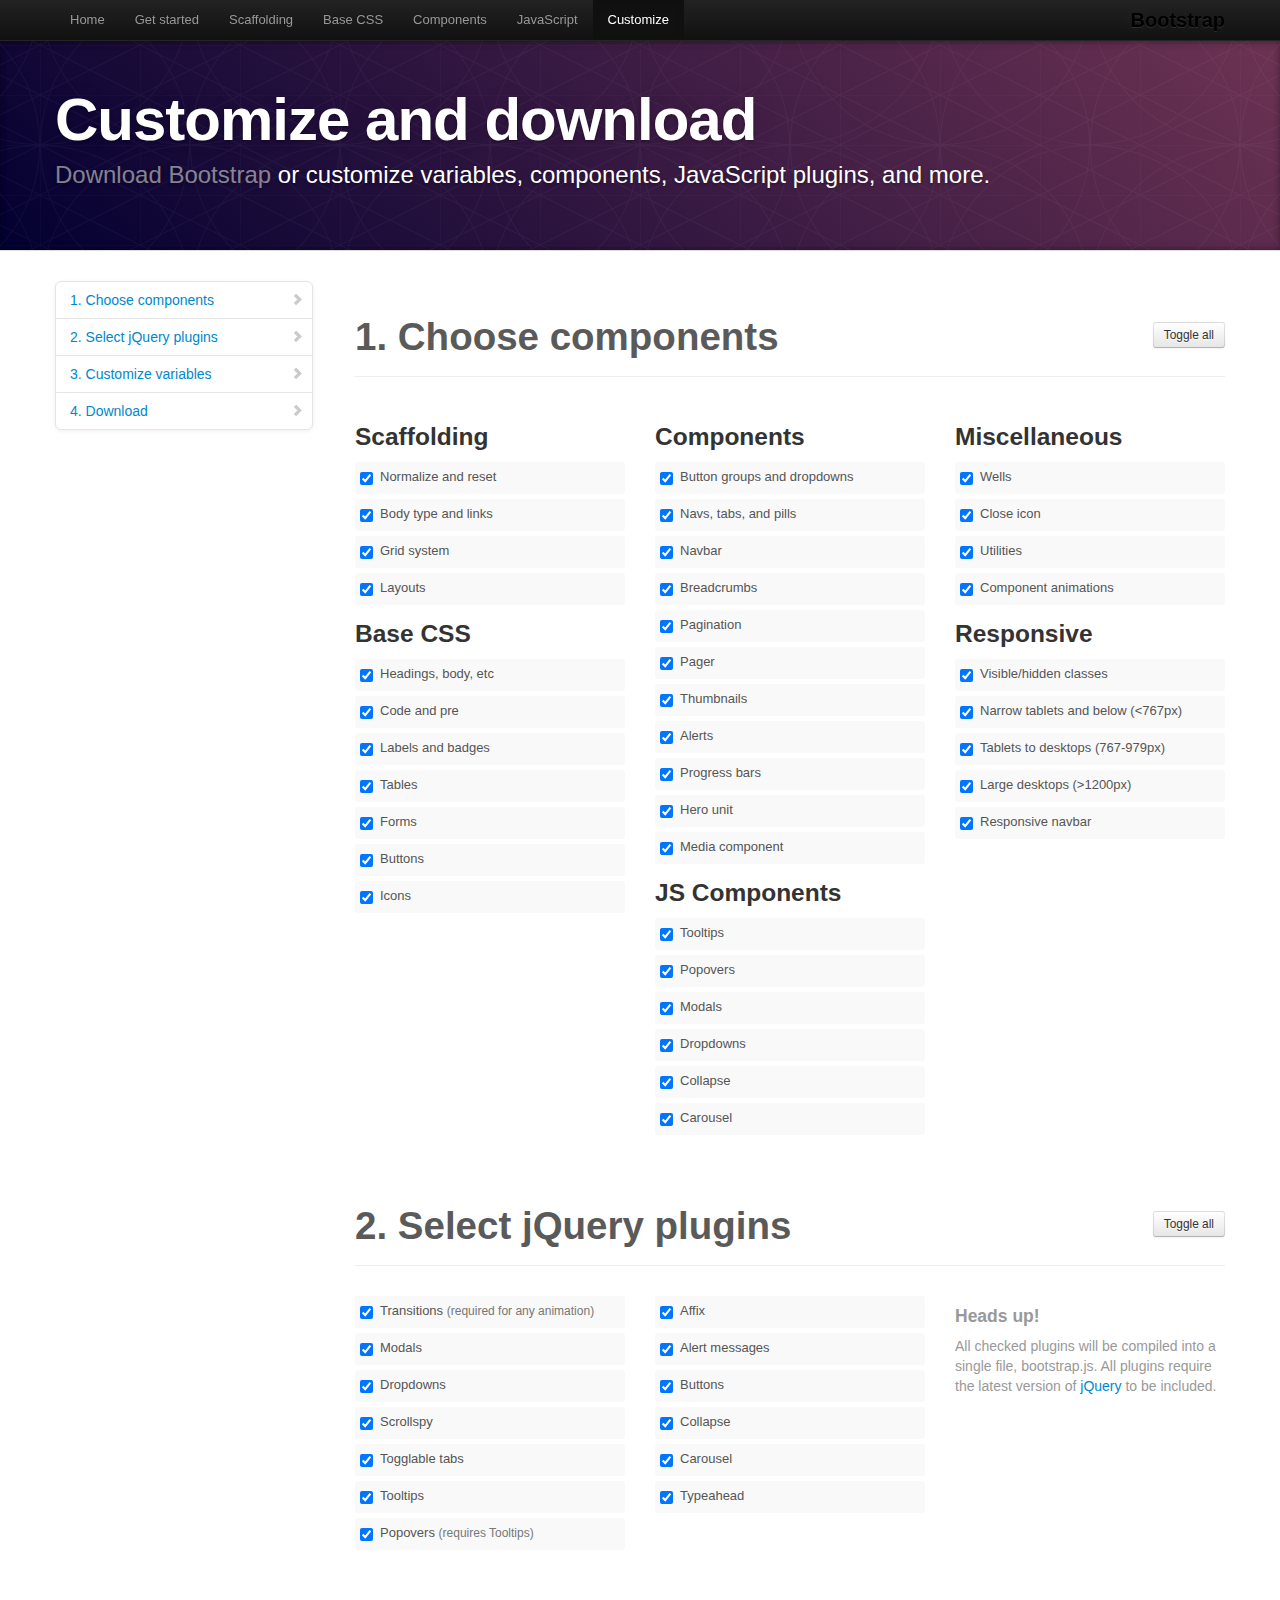
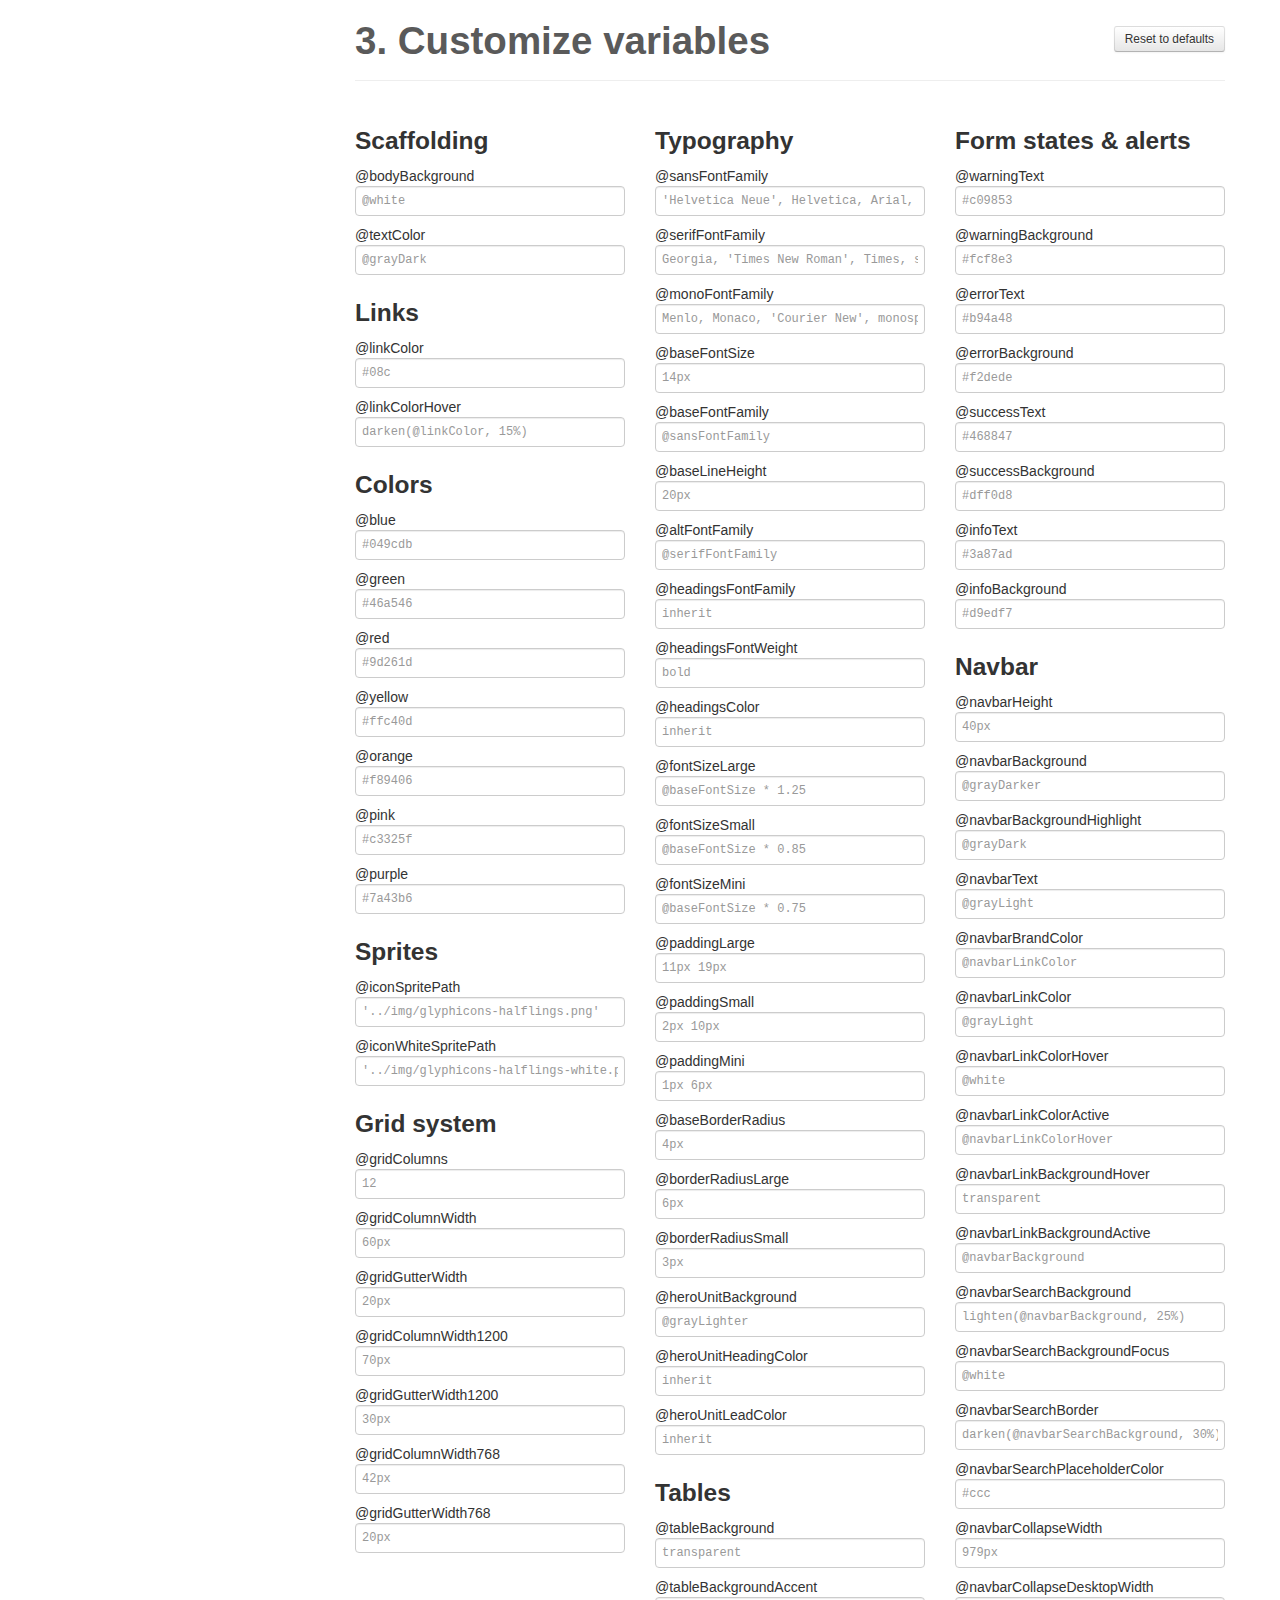
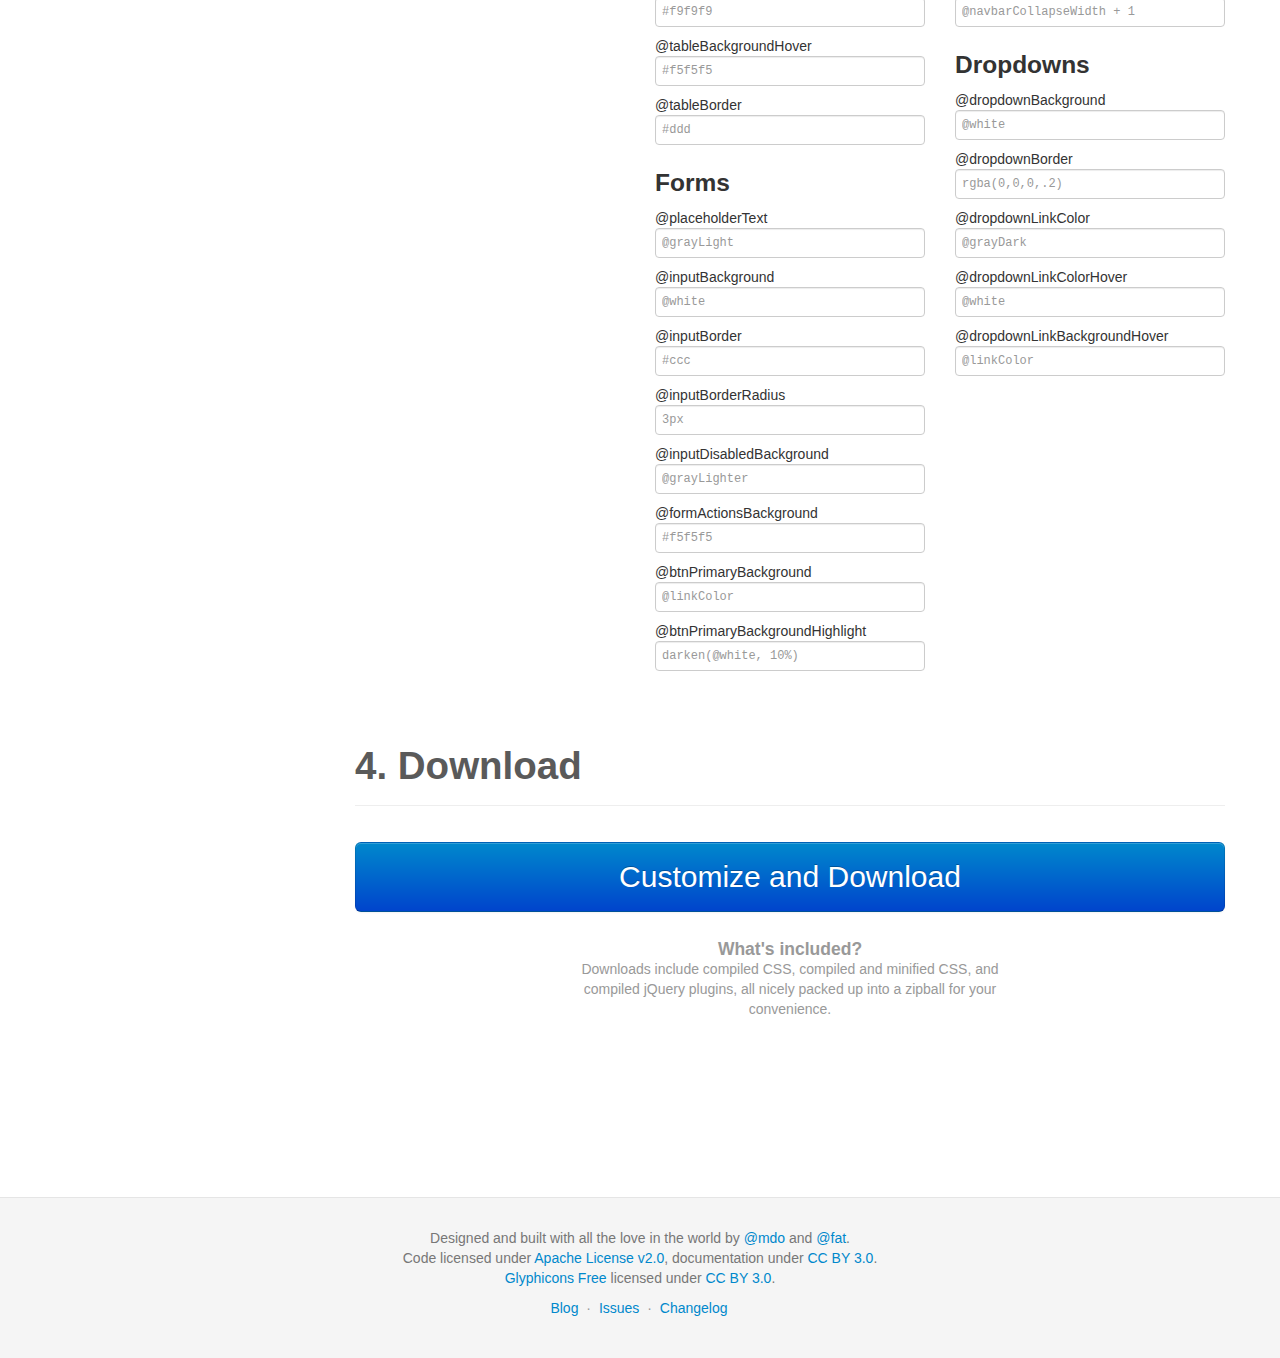
<file: app/lib/bootstrap/docs/customize.html>
<!DOCTYPE html>
<html lang="en">
  <head>
    <meta charset="utf-8">
    <title>Customize · Bootstrap</title>
    <meta name="viewport" content="width=device-width, initial-scale=1.0">
    <meta name="description" content="">
    <meta name="author" content="">

    <!-- Le styles -->
    <link href="assets/css/bootstrap.css" rel="stylesheet">
    <link href="assets/css/bootstrap-responsive.css" rel="stylesheet">
    <link href="assets/css/docs.css" rel="stylesheet">
    <link href="assets/js/google-code-prettify/prettify.css" rel="stylesheet">

    <!-- Le HTML5 shim, for IE6-8 support of HTML5 elements -->
    <!--[if lt IE 9]>
      <script src="assets/js/html5shiv.js"></script>
    <![endif]-->

    <!-- Le fav and touch icons -->
    <link rel="apple-touch-icon-precomposed" sizes="144x144" href="assets/ico/apple-touch-icon-144-precomposed.png">
    <link rel="apple-touch-icon-precomposed" sizes="114x114" href="assets/ico/apple-touch-icon-114-precomposed.png">
      <link rel="apple-touch-icon-precomposed" sizes="72x72" href="assets/ico/apple-touch-icon-72-precomposed.png">
                    <link rel="apple-touch-icon-precomposed" href="assets/ico/apple-touch-icon-57-precomposed.png">
                                   <link rel="shortcut icon" href="assets/ico/favicon.png">

    <script type="text/javascript">
      var _gaq = _gaq || [];
      _gaq.push(['_setAccount', 'UA-146052-10']);
      _gaq.push(['_trackPageview']);
      (function() {
        var ga = document.createElement('script'); ga.type = 'text/javascript'; ga.async = true;
        ga.src = ('https:' == document.location.protocol ? 'https://ssl' : 'http://www') + '.google-analytics.com/ga.js';
        var s = document.getElementsByTagName('script')[0]; s.parentNode.insertBefore(ga, s);
      })();
    </script>
  </head>

  <body data-spy="scroll" data-target=".bs-docs-sidebar">

    <!-- Navbar
    ================================================== -->
    <div class="navbar navbar-inverse navbar-fixed-top">
      <div class="navbar-inner">
        <div class="container">
          <button type="button" class="btn btn-navbar" data-toggle="collapse" data-target=".nav-collapse">
            <span class="icon-bar"></span>
            <span class="icon-bar"></span>
            <span class="icon-bar"></span>
          </button>
          <a class="brand" href="./index.html">Bootstrap</a>
          <div class="nav-collapse collapse">
            <ul class="nav">
              <li class="">
                <a href="./index.html">Home</a>
              </li>
              <li class="">
                <a href="./getting-started.html">Get started</a>
              </li>
              <li class="">
                <a href="./scaffolding.html">Scaffolding</a>
              </li>
              <li class="">
                <a href="./base-css.html">Base CSS</a>
              </li>
              <li class="">
                <a href="./components.html">Components</a>
              </li>
              <li class="">
                <a href="./javascript.html">JavaScript</a>
              </li>
              <li class="active">
                <a href="./customize.html">Customize</a>
              </li>
            </ul>
          </div>
        </div>
      </div>
    </div>

<!-- Masthead
================================================== -->
<header class="jumbotron subhead" id="overview">
  <div class="container">
    <h1>Customize and download</h1>
    <p class="lead"><a href="https://github.com/twitter/bootstrap/archive/v2.3.2.zip">Download Bootstrap</a> or customize variables, components, JavaScript plugins, and more.</p>
  </div>
</header>


  <div class="container">

    <!-- Docs nav
    ================================================== -->
    <div class="row">
      <div class="span3 bs-docs-sidebar">
        <ul class="nav nav-list bs-docs-sidenav">
          <li><a href="#components"><i class="icon-chevron-right"></i> 1. Choose components</a></li>
          <li><a href="#plugins"><i class="icon-chevron-right"></i> 2. Select jQuery plugins</a></li>
          <li><a href="#variables"><i class="icon-chevron-right"></i> 3. Customize variables</a></li>
          <li><a href="#download"><i class="icon-chevron-right"></i> 4. Download</a></li>
        </ul>
      </div>
      <div class="span9">


        <!-- Customize form
        ================================================== -->
        <form>
          <section class="download" id="components">
            <div class="page-header">
              <a class="btn btn-small pull-right toggle-all" href="#">Toggle all</a>
              <h1>
                1. Choose components
              </h1>
            </div>
            <div class="row download-builder">
              <div class="span3">
                <h3>Scaffolding</h3>
                <label class="checkbox"><input checked="checked" type="checkbox" value="reset.less"> Normalize and reset</label>
                <label class="checkbox"><input checked="checked" type="checkbox" value="scaffolding.less"> Body type and links</label>
                <label class="checkbox"><input checked="checked" type="checkbox" value="grid.less"> Grid system</label>
                <label class="checkbox"><input checked="checked" type="checkbox" value="layouts.less"> Layouts</label>
                <h3>Base CSS</h3>
                <label class="checkbox"><input checked="checked" type="checkbox" value="type.less"> Headings, body, etc</label>
                <label class="checkbox"><input checked="checked" type="checkbox" value="code.less"> Code and pre</label>
                <label class="checkbox"><input checked="checked" type="checkbox" value="labels-badges.less"> Labels and badges</label>
                <label class="checkbox"><input checked="checked" type="checkbox" value="tables.less"> Tables</label>
                <label class="checkbox"><input checked="checked" type="checkbox" value="forms.less"> Forms</label>
                <label class="checkbox"><input checked="checked" type="checkbox" value="buttons.less"> Buttons</label>
                <label class="checkbox"><input checked="checked" type="checkbox" value="sprites.less"> Icons</label>
              </div><!-- /span -->
              <div class="span3">
                <h3>Components</h3>
                <label class="checkbox"><input checked="checked" type="checkbox" value="button-groups.less"> Button groups and dropdowns</label>
                <label class="checkbox"><input checked="checked" type="checkbox" value="navs.less"> Navs, tabs, and pills</label>
                <label class="checkbox"><input checked="checked" type="checkbox" value="navbar.less"> Navbar</label>
                <label class="checkbox"><input checked="checked" type="checkbox" value="breadcrumbs.less"> Breadcrumbs</label>
                <label class="checkbox"><input checked="checked" type="checkbox" value="pagination.less"> Pagination</label>
                <label class="checkbox"><input checked="checked" type="checkbox" value="pager.less"> Pager</label>
                <label class="checkbox"><input checked="checked" type="checkbox" value="thumbnails.less"> Thumbnails</label>
                <label class="checkbox"><input checked="checked" type="checkbox" value="alerts.less"> Alerts</label>
                <label class="checkbox"><input checked="checked" type="checkbox" value="progress-bars.less"> Progress bars</label>
                <label class="checkbox"><input checked="checked" type="checkbox" value="hero-unit.less"> Hero unit</label>
                <label class="checkbox"><input checked="checked" type="checkbox" value="media.less"> Media component</label>
                <h3>JS Components</h3>
                <label class="checkbox"><input checked="checked" type="checkbox" value="tooltip.less"> Tooltips</label>
                <label class="checkbox"><input checked="checked" type="checkbox" value="popovers.less"> Popovers</label>
                <label class="checkbox"><input checked="checked" type="checkbox" value="modals.less"> Modals</label>
                <label class="checkbox"><input checked="checked" type="checkbox" value="dropdowns.less"> Dropdowns</label>
                <label class="checkbox"><input checked="checked" type="checkbox" value="accordion.less"> Collapse</label>
                <label class="checkbox"><input checked="checked" type="checkbox" value="carousel.less"> Carousel</label>
              </div><!-- /span -->
              <div class="span3">
                <h3>Miscellaneous</h3>
                <label class="checkbox"><input checked="checked" type="checkbox" value="wells.less"> Wells</label>
                <label class="checkbox"><input checked="checked" type="checkbox" value="close.less"> Close icon</label>
                <label class="checkbox"><input checked="checked" type="checkbox" value="utilities.less"> Utilities</label>
                <label class="checkbox"><input checked="checked" type="checkbox" value="component-animations.less"> Component animations</label>
                <h3>Responsive</h3>
                <label class="checkbox"><input checked="checked" type="checkbox" value="responsive-utilities.less"> Visible/hidden classes</label>
                <label class="checkbox"><input checked="checked" type="checkbox" value="responsive-767px-max.less"> Narrow tablets and below (<767px)</label>
                <label class="checkbox"><input checked="checked" type="checkbox" value="responsive-768px-979px.less"> Tablets to desktops (767-979px)</label>
                <label class="checkbox"><input checked="checked" type="checkbox" value="responsive-1200px-min.less"> Large desktops (>1200px)</label>
                <label class="checkbox"><input checked="checked" type="checkbox" value="responsive-navbar.less"> Responsive navbar</label>
              </div><!-- /span -->
            </div><!-- /row -->
          </section>

          <section class="download" id="plugins">
            <div class="page-header">
              <a class="btn btn-small pull-right toggle-all" href="#">Toggle all</a>
              <h1>
                2. Select jQuery plugins
              </h1>
            </div>
            <div class="row download-builder">
              <div class="span3">
                <label class="checkbox">
                  <input type="checkbox" checked="true" value="bootstrap-transition.js">
                  Transitions <small>(required for any animation)</small>
                </label>
                <label class="checkbox">
                  <input type="checkbox" checked="true" value="bootstrap-modal.js">
                  Modals
                </label>
                <label class="checkbox">
                  <input type="checkbox" checked="true" value="bootstrap-dropdown.js">
                  Dropdowns
                </label>
                <label class="checkbox">
                  <input type="checkbox" checked="true" value="bootstrap-scrollspy.js">
                  Scrollspy
                </label>
                <label class="checkbox">
                  <input type="checkbox" checked="true" value="bootstrap-tab.js">
                  Togglable tabs
                </label>
                <label class="checkbox">
                  <input type="checkbox" checked="true" value="bootstrap-tooltip.js">
                  Tooltips
                </label>
                <label class="checkbox">
                  <input type="checkbox" checked="true" value="bootstrap-popover.js">
                  Popovers <small>(requires Tooltips)</small>
                </label>
              </div><!-- /span -->
              <div class="span3">
                <label class="checkbox">
                  <input type="checkbox" checked="true" value="bootstrap-affix.js">
                  Affix
                </label>
                <label class="checkbox">
                  <input type="checkbox" checked="true" value="bootstrap-alert.js">
                  Alert messages
                </label>
                <label class="checkbox">
                  <input type="checkbox" checked="true" value="bootstrap-button.js">
                  Buttons
                </label>
                <label class="checkbox">
                  <input type="checkbox" checked="true" value="bootstrap-collapse.js">
                  Collapse
                </label>
                <label class="checkbox">
                  <input type="checkbox" checked="true" value="bootstrap-carousel.js">
                  Carousel
                </label>
                <label class="checkbox">
                  <input type="checkbox" checked="true" value="bootstrap-typeahead.js">
                  Typeahead
                </label>
              </div><!-- /span -->
              <div class="span3">
                <h4 class="muted">Heads up!</h4>
                <p class="muted">All checked plugins will be compiled into a single file, bootstrap.js. All plugins require the latest version of <a href="http://jquery.com/" target="_blank">jQuery</a> to be included.</p>
              </div><!-- /span -->
            </div><!-- /row -->
          </section>


          <section class="download" id="variables">
            <div class="page-header">
              <a class="btn btn-small pull-right toggle-all" href="#">Reset to defaults</a>
              <h1>
                3. Customize variables
              </h1>
            </div>
            <div class="row download-builder">
              <div class="span3">
                <h3>Scaffolding</h3>
                <label>@bodyBackground</label>
                <input type="text" class="span3" placeholder="@white">
                <label>@textColor</label>
                <input type="text" class="span3" placeholder="@grayDark">

                <h3>Links</h3>
                <label>@linkColor</label>
                <input type="text" class="span3" placeholder="#08c">
                <label>@linkColorHover</label>
                <input type="text" class="span3" placeholder="darken(@linkColor, 15%)">
                <h3>Colors</h3>
                <label>@blue</label>
                <input type="text" class="span3" placeholder="#049cdb">
                <label>@green</label>
                <input type="text" class="span3" placeholder="#46a546">
                <label>@red</label>
                <input type="text" class="span3" placeholder="#9d261d">
                <label>@yellow</label>
                <input type="text" class="span3" placeholder="#ffc40d">
                <label>@orange</label>
                <input type="text" class="span3" placeholder="#f89406">
                <label>@pink</label>
                <input type="text" class="span3" placeholder="#c3325f">
                <label>@purple</label>
                <input type="text" class="span3" placeholder="#7a43b6">

                <h3>Sprites</h3>
                <label>@iconSpritePath</label>
                <input type="text" class="span3" placeholder="'../img/glyphicons-halflings.png'">
                <label>@iconWhiteSpritePath</label>
                <input type="text" class="span3" placeholder="'../img/glyphicons-halflings-white.png'">

                <h3>Grid system</h3>
                <label>@gridColumns</label>
                <input type="text" class="span3" placeholder="12">
                <label>@gridColumnWidth</label>
                <input type="text" class="span3" placeholder="60px">
                <label>@gridGutterWidth</label>
                <input type="text" class="span3" placeholder="20px">
                <label>@gridColumnWidth1200</label>
                <input type="text" class="span3" placeholder="70px">
                <label>@gridGutterWidth1200</label>
                <input type="text" class="span3" placeholder="30px">
                <label>@gridColumnWidth768</label>
                <input type="text" class="span3" placeholder="42px">
                <label>@gridGutterWidth768</label>
                <input type="text" class="span3" placeholder="20px">

              </div><!-- /span -->
              <div class="span3">

                <h3>Typography</h3>
                <label>@sansFontFamily</label>
                <input type="text" class="span3" placeholder="'Helvetica Neue', Helvetica, Arial, sans-serif">
                <label>@serifFontFamily</label>
                <input type="text" class="span3" placeholder="Georgia, 'Times New Roman', Times, serif">
                <label>@monoFontFamily</label>
                <input type="text" class="span3" placeholder="Menlo, Monaco, 'Courier New', monospace">

                <label>@baseFontSize</label>
                <input type="text" class="span3" placeholder="14px">
                <label>@baseFontFamily</label>
                <input type="text" class="span3" placeholder="@sansFontFamily">
                <label>@baseLineHeight</label>
                <input type="text" class="span3" placeholder="20px">

                <label>@altFontFamily</label>
                <input type="text" class="span3" placeholder="@serifFontFamily">
                <label>@headingsFontFamily</label>
                <input type="text" class="span3" placeholder="inherit">
                <label>@headingsFontWeight</label>
                <input type="text" class="span3" placeholder="bold">
                <label>@headingsColor</label>
                <input type="text" class="span3" placeholder="inherit">

                <label>@fontSizeLarge</label>
                <input type="text" class="span3" placeholder="@baseFontSize * 1.25">
                <label>@fontSizeSmall</label>
                <input type="text" class="span3" placeholder="@baseFontSize * 0.85">
                <label>@fontSizeMini</label>
                <input type="text" class="span3" placeholder="@baseFontSize * 0.75">

                <label>@paddingLarge</label>
                <input type="text" class="span3" placeholder="11px 19px">
                <label>@paddingSmall</label>
                <input type="text" class="span3" placeholder="2px 10px">
                <label>@paddingMini</label>
                <input type="text" class="span3" placeholder="1px 6px">

                <label>@baseBorderRadius</label>
                <input type="text" class="span3" placeholder="4px">
                <label>@borderRadiusLarge</label>
                <input type="text" class="span3" placeholder="6px">
                <label>@borderRadiusSmall</label>
                <input type="text" class="span3" placeholder="3px">

                <label>@heroUnitBackground</label>
                <input type="text" class="span3" placeholder="@grayLighter">
                <label>@heroUnitHeadingColor</label>
                <input type="text" class="span3" placeholder="inherit">
                <label>@heroUnitLeadColor</label>
                <input type="text" class="span3" placeholder="inherit">

                <h3>Tables</h3>
                <label>@tableBackground</label>
                <input type="text" class="span3" placeholder="transparent">
                <label>@tableBackgroundAccent</label>
                <input type="text" class="span3" placeholder="#f9f9f9">
                <label>@tableBackgroundHover</label>
                <input type="text" class="span3" placeholder="#f5f5f5">
                <label>@tableBorder</label>
                <input type="text" class="span3" placeholder="#ddd">

                <h3>Forms</h3>
                <label>@placeholderText</label>
                <input type="text" class="span3" placeholder="@grayLight">
                <label>@inputBackground</label>
                <input type="text" class="span3" placeholder="@white">
                <label>@inputBorder</label>
                <input type="text" class="span3" placeholder="#ccc">
                <label>@inputBorderRadius</label>
                <input type="text" class="span3" placeholder="3px">
                <label>@inputDisabledBackground</label>
                <input type="text" class="span3" placeholder="@grayLighter">
                <label>@formActionsBackground</label>
                <input type="text" class="span3" placeholder="#f5f5f5">
                <label>@btnPrimaryBackground</label>
                <input type="text" class="span3" placeholder="@linkColor">
                <label>@btnPrimaryBackgroundHighlight</label>
                <input type="text" class="span3" placeholder="darken(@white, 10%)">

              </div><!-- /span -->
              <div class="span3">

                <h3>Form states &amp; alerts</h3>
                <label>@warningText</label>
                <input type="text" class="span3" placeholder="#c09853">
                <label>@warningBackground</label>
                <input type="text" class="span3" placeholder="#fcf8e3">
                <label>@errorText</label>
                <input type="text" class="span3" placeholder="#b94a48">
                <label>@errorBackground</label>
                <input type="text" class="span3" placeholder="#f2dede">
                <label>@successText</label>
                <input type="text" class="span3" placeholder="#468847">
                <label>@successBackground</label>
                <input type="text" class="span3" placeholder="#dff0d8">
                <label>@infoText</label>
                <input type="text" class="span3" placeholder="#3a87ad">
                <label>@infoBackground</label>
                <input type="text" class="span3" placeholder="#d9edf7">

                <h3>Navbar</h3>
                <label>@navbarHeight</label>
                <input type="text" class="span3" placeholder="40px">
                <label>@navbarBackground</label>
                <input type="text" class="span3" placeholder="@grayDarker">
                <label>@navbarBackgroundHighlight</label>
                <input type="text" class="span3" placeholder="@grayDark">
                <label>@navbarText</label>
                <input type="text" class="span3" placeholder="@grayLight">
                <label>@navbarBrandColor</label>
                <input type="text" class="span3" placeholder="@navbarLinkColor">
                <label>@navbarLinkColor</label>
                <input type="text" class="span3" placeholder="@grayLight">
                <label>@navbarLinkColorHover</label>
                <input type="text" class="span3" placeholder="@white">
                <label>@navbarLinkColorActive</label>
                <input type="text" class="span3" placeholder="@navbarLinkColorHover">
                <label>@navbarLinkBackgroundHover</label>
                <input type="text" class="span3" placeholder="transparent">
                <label>@navbarLinkBackgroundActive</label>
                <input type="text" class="span3" placeholder="@navbarBackground">
                <label>@navbarSearchBackground</label>
                <input type="text" class="span3" placeholder="lighten(@navbarBackground, 25%)">
                <label>@navbarSearchBackgroundFocus</label>
                <input type="text" class="span3" placeholder="@white">
                <label>@navbarSearchBorder</label>
                <input type="text" class="span3" placeholder="darken(@navbarSearchBackground, 30%)">
                <label>@navbarSearchPlaceholderColor</label>
                <input type="text" class="span3" placeholder="#ccc">

                <label>@navbarCollapseWidth</label>
                <input type="text" class="span3" placeholder="979px">
                <label>@navbarCollapseDesktopWidth</label>
                <input type="text" class="span3" placeholder="@navbarCollapseWidth + 1">

                <h3>Dropdowns</h3>
                <label>@dropdownBackground</label>
                <input type="text" class="span3" placeholder="@white">
                <label>@dropdownBorder</label>
                <input type="text" class="span3" placeholder="rgba(0,0,0,.2)">
                <label>@dropdownLinkColor</label>
                <input type="text" class="span3" placeholder="@grayDark">
                <label>@dropdownLinkColorHover</label>
                <input type="text" class="span3" placeholder="@white">
                <label>@dropdownLinkBackgroundHover</label>
                <input type="text" class="span3" placeholder="@linkColor">
              </div><!-- /span -->
            </div><!-- /row -->
          </section>

          <section class="download" id="download">
            <div class="page-header">
              <h1>
                4. Download
              </h1>
            </div>
            <div class="download-btn">
              <a class="btn btn-primary" href="#" onclick="_gaq.push(['_trackEvent', 'Customize', 'Download', 'Customize and Download']);">Customize and Download</a>
              <h4>What's included?</h4>
              <p>Downloads include compiled CSS, compiled and minified CSS, and compiled jQuery plugins, all nicely packed up into a zipball for your convenience.</p>
            </div>
          </section><!-- /download -->
        </form>



      </div>
    </div>

  </div>



    <!-- Footer
    ================================================== -->
    <footer class="footer">
      <div class="container">
        <p>Designed and built with all the love in the world by <a href="http://twitter.com/mdo" target="_blank">@mdo</a> and <a href="http://twitter.com/fat" target="_blank">@fat</a>.</p>
        <p>Code licensed under <a href="http://www.apache.org/licenses/LICENSE-2.0" target="_blank">Apache License v2.0</a>, documentation under <a href="http://creativecommons.org/licenses/by/3.0/">CC BY 3.0</a>.</p>
        <p><a href="http://glyphicons.com">Glyphicons Free</a> licensed under <a href="http://creativecommons.org/licenses/by/3.0/">CC BY 3.0</a>.</p>
        <ul class="footer-links">
          <li><a href="http://blog.getbootstrap.com">Blog</a></li>
          <li class="muted">&middot;</li>
          <li><a href="https://github.com/twbs/bootstrap/issues?state=open">Issues</a></li>
          <li class="muted">&middot;</li>
          <li><a href="https://github.com/twbs/bootstrap/releases">Changelog</a></li>
        </ul>
      </div>
    </footer>



    <!-- Le javascript
    ================================================== -->
    <!-- Placed at the end of the document so the pages load faster -->
    <script type="text/javascript" src="http://platform.twitter.com/widgets.js"></script>
    <script src="assets/js/jquery.js"></script>
    <script src="assets/js/bootstrap-transition.js"></script>
    <script src="assets/js/bootstrap-alert.js"></script>
    <script src="assets/js/bootstrap-modal.js"></script>
    <script src="assets/js/bootstrap-dropdown.js"></script>
    <script src="assets/js/bootstrap-scrollspy.js"></script>
    <script src="assets/js/bootstrap-tab.js"></script>
    <script src="assets/js/bootstrap-tooltip.js"></script>
    <script src="assets/js/bootstrap-popover.js"></script>
    <script src="assets/js/bootstrap-button.js"></script>
    <script src="assets/js/bootstrap-collapse.js"></script>
    <script src="assets/js/bootstrap-carousel.js"></script>
    <script src="assets/js/bootstrap-typeahead.js"></script>
    <script src="assets/js/bootstrap-affix.js"></script>

    <script src="assets/js/holder/holder.js"></script>
    <script src="assets/js/google-code-prettify/prettify.js"></script>

    <script src="assets/js/application.js"></script>


    <!-- Analytics
    ================================================== -->
    <script>
      var _gauges = _gauges || [];
      (function() {
        var t   = document.createElement('script');
        t.type  = 'text/javascript';
        t.async = true;
        t.id    = 'gauges-tracker';
        t.setAttribute('data-site-id', '4f0dc9fef5a1f55508000013');
        t.src = '//secure.gaug.es/track.js';
        var s = document.getElementsByTagName('script')[0];
        s.parentNode.insertBefore(t, s);
      })();
    </script>

  </body>
</html>
</file>
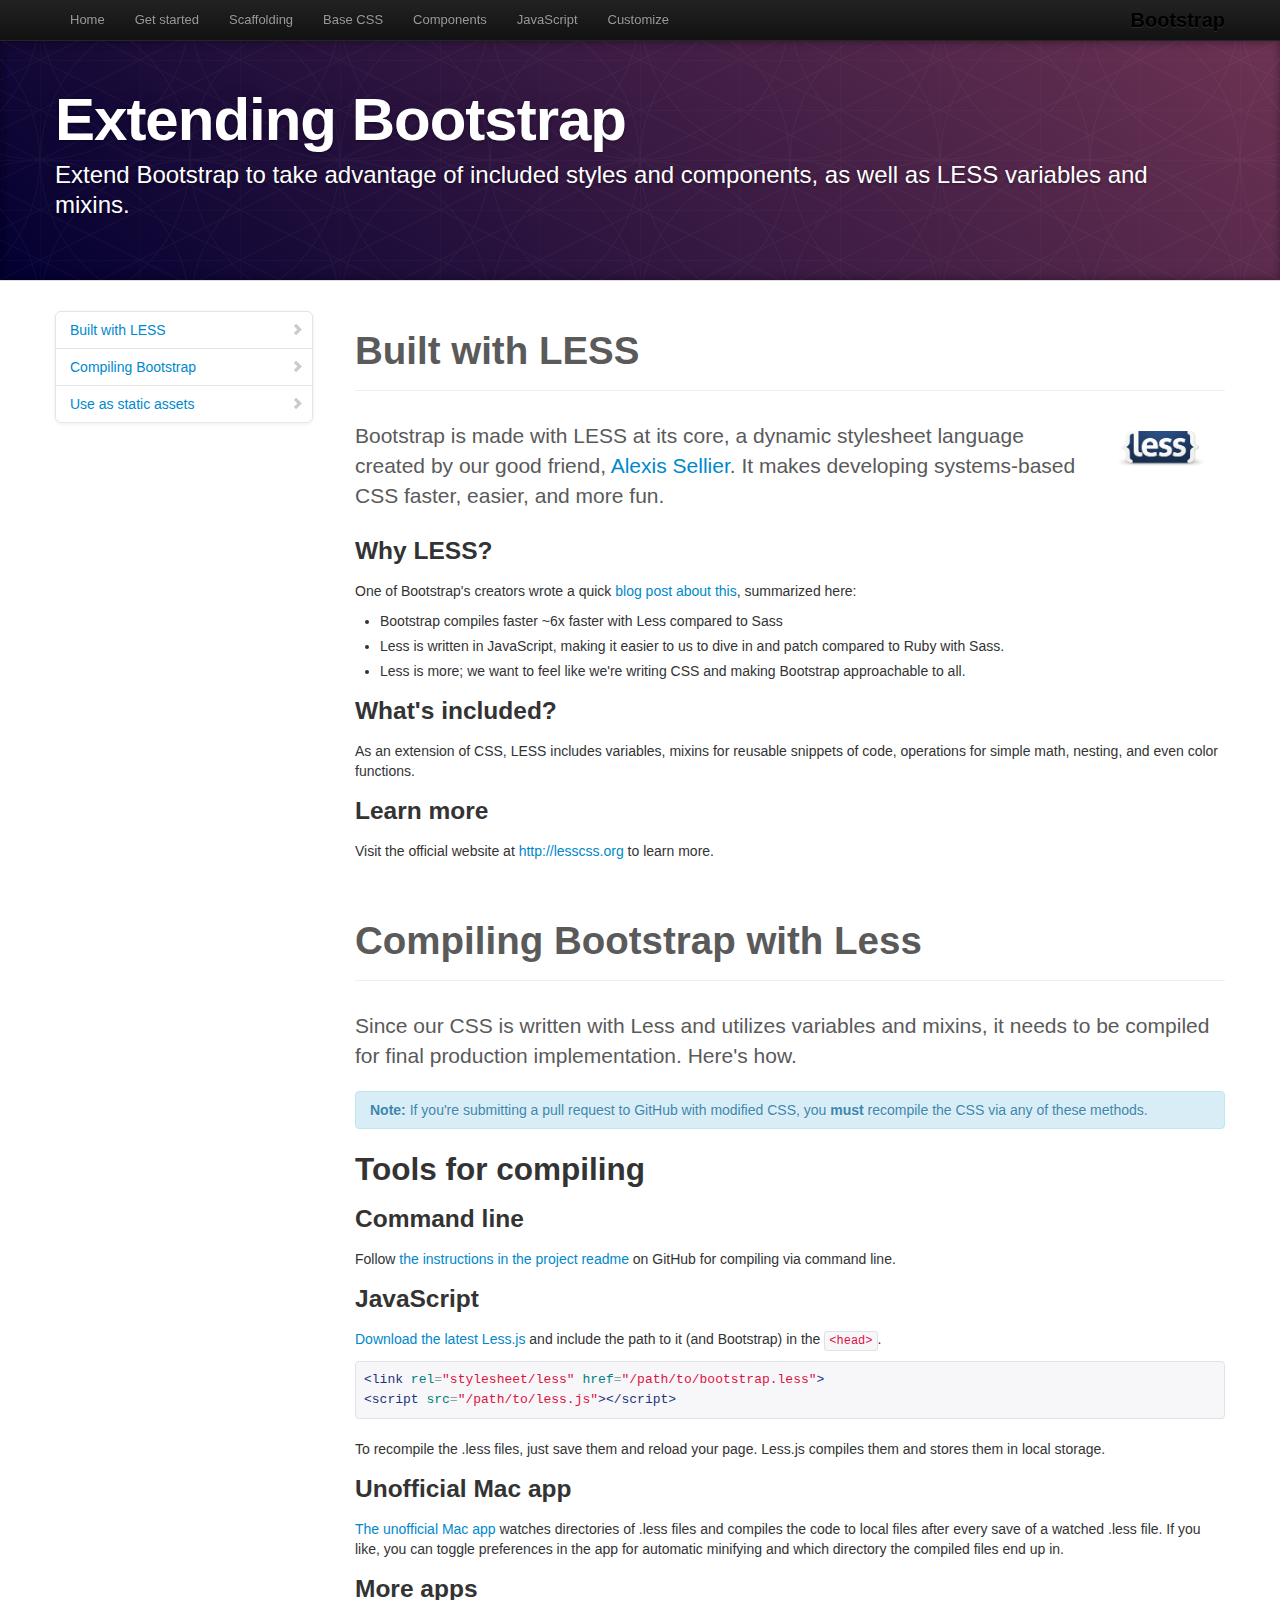
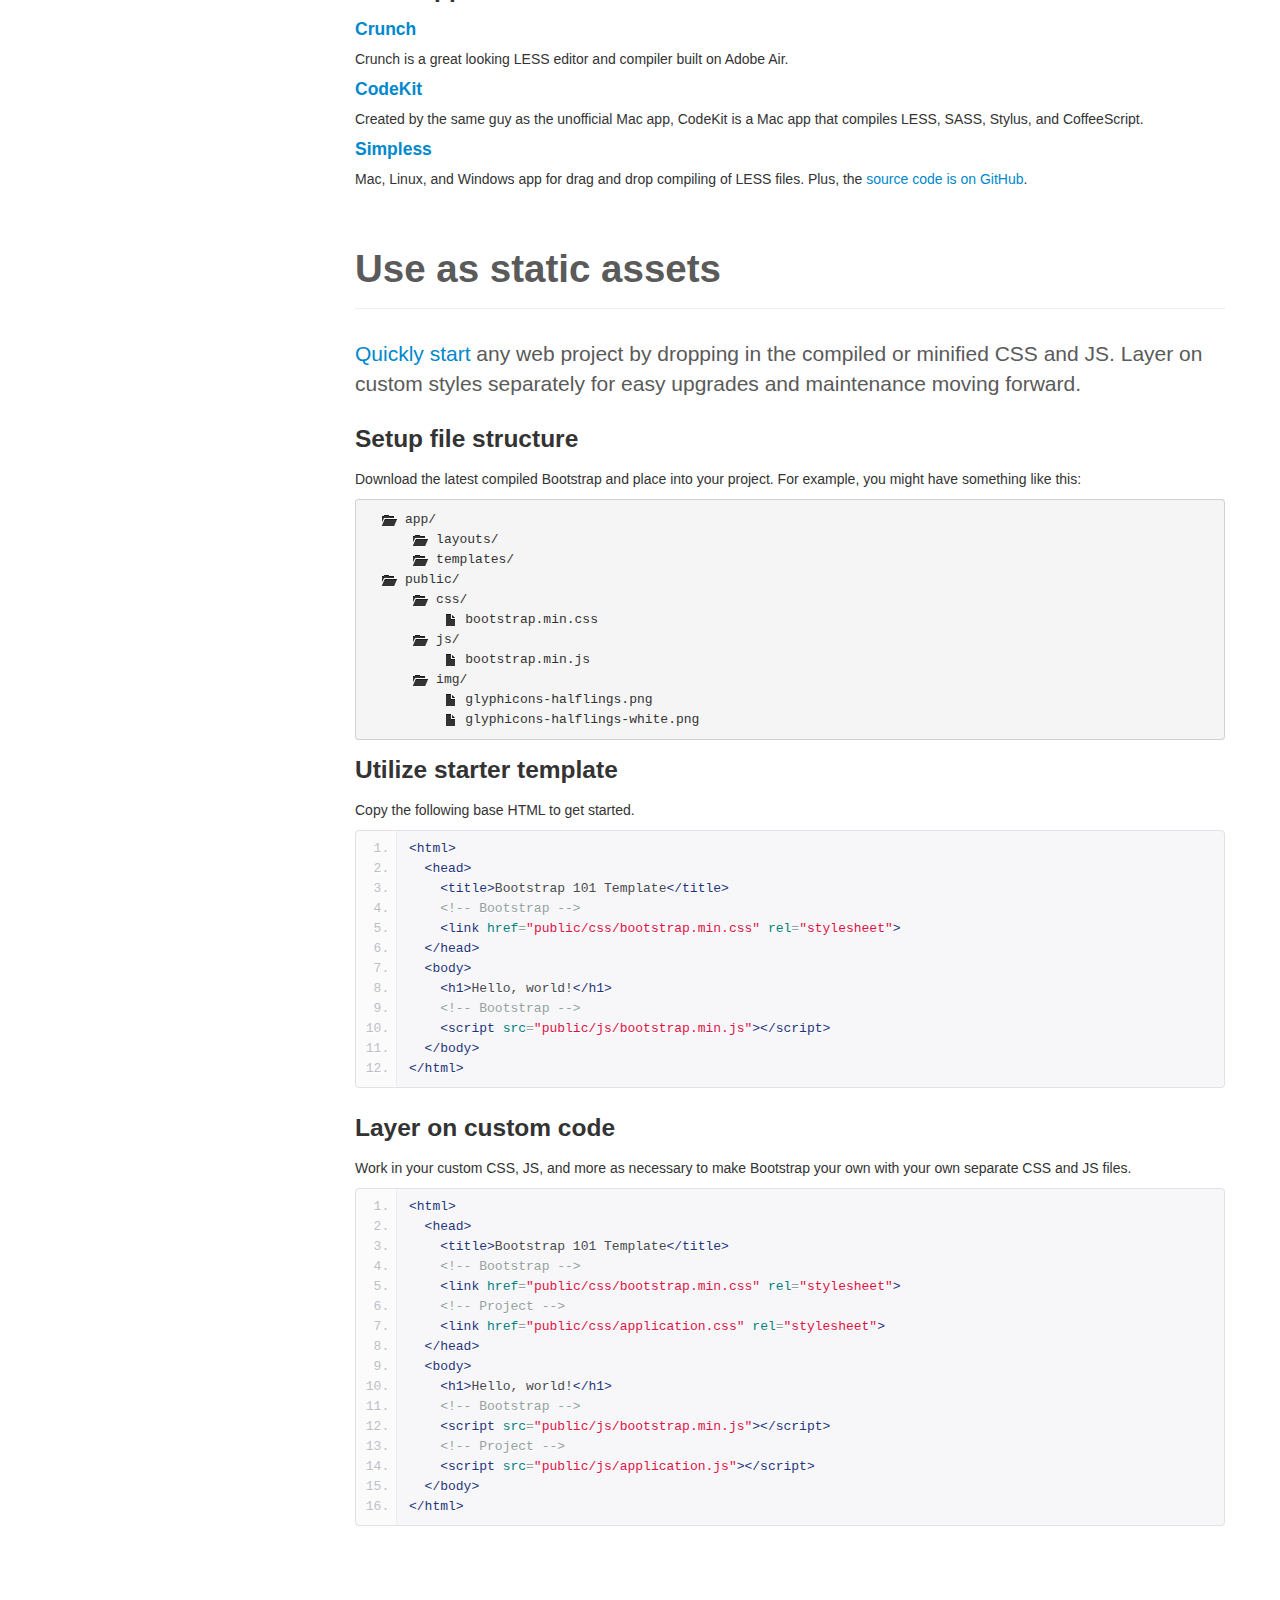
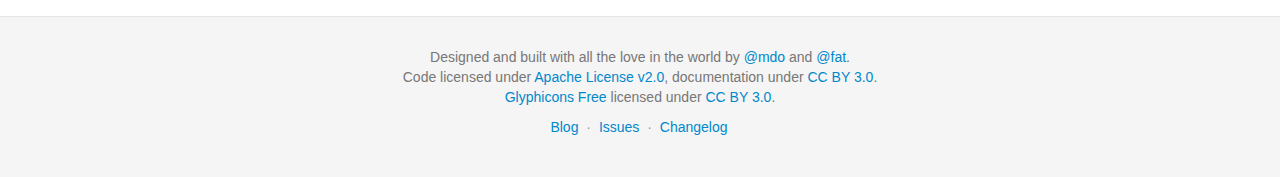
<file: app/lib/bootstrap/docs/extend.html>
<!DOCTYPE html>
<html lang="en">
  <head>
    <meta charset="utf-8">
    <title>Extend · Bootstrap</title>
    <meta name="viewport" content="width=device-width, initial-scale=1.0">
    <meta name="description" content="">
    <meta name="author" content="">

    <!-- Le styles -->
    <link href="assets/css/bootstrap.css" rel="stylesheet">
    <link href="assets/css/bootstrap-responsive.css" rel="stylesheet">
    <link href="assets/css/docs.css" rel="stylesheet">
    <link href="assets/js/google-code-prettify/prettify.css" rel="stylesheet">

    <!-- Le HTML5 shim, for IE6-8 support of HTML5 elements -->
    <!--[if lt IE 9]>
      <script src="assets/js/html5shiv.js"></script>
    <![endif]-->

    <!-- Le fav and touch icons -->
    <link rel="apple-touch-icon-precomposed" sizes="144x144" href="assets/ico/apple-touch-icon-144-precomposed.png">
    <link rel="apple-touch-icon-precomposed" sizes="114x114" href="assets/ico/apple-touch-icon-114-precomposed.png">
      <link rel="apple-touch-icon-precomposed" sizes="72x72" href="assets/ico/apple-touch-icon-72-precomposed.png">
                    <link rel="apple-touch-icon-precomposed" href="assets/ico/apple-touch-icon-57-precomposed.png">
                                   <link rel="shortcut icon" href="assets/ico/favicon.png">

    <script type="text/javascript">
      var _gaq = _gaq || [];
      _gaq.push(['_setAccount', 'UA-146052-10']);
      _gaq.push(['_trackPageview']);
      (function() {
        var ga = document.createElement('script'); ga.type = 'text/javascript'; ga.async = true;
        ga.src = ('https:' == document.location.protocol ? 'https://ssl' : 'http://www') + '.google-analytics.com/ga.js';
        var s = document.getElementsByTagName('script')[0]; s.parentNode.insertBefore(ga, s);
      })();
    </script>
  </head>

  <body data-spy="scroll" data-target=".bs-docs-sidebar">

    <!-- Navbar
    ================================================== -->
    <div class="navbar navbar-inverse navbar-fixed-top">
      <div class="navbar-inner">
        <div class="container">
          <button type="button" class="btn btn-navbar" data-toggle="collapse" data-target=".nav-collapse">
            <span class="icon-bar"></span>
            <span class="icon-bar"></span>
            <span class="icon-bar"></span>
          </button>
          <a class="brand" href="./index.html">Bootstrap</a>
          <div class="nav-collapse collapse">
            <ul class="nav">
              <li class="">
                <a href="./index.html">Home</a>
              </li>
              <li class="">
                <a href="./getting-started.html">Get started</a>
              </li>
              <li class="">
                <a href="./scaffolding.html">Scaffolding</a>
              </li>
              <li class="">
                <a href="./base-css.html">Base CSS</a>
              </li>
              <li class="">
                <a href="./components.html">Components</a>
              </li>
              <li class="">
                <a href="./javascript.html">JavaScript</a>
              </li>
              <li class="">
                <a href="./customize.html">Customize</a>
              </li>
            </ul>
          </div>
        </div>
      </div>
    </div>

<!-- Subhead
================================================== -->
<header class="jumbotron subhead" id="overview">
  <div class="container">
    <h1>Extending Bootstrap</h1>
    <p class="lead">Extend Bootstrap to take advantage of included styles and components, as well as LESS variables and mixins.</p>
  <div>
</header>

  <div class="container">

    <!-- Docs nav
    ================================================== -->
    <div class="row">
      <div class="span3 bs-docs-sidebar">
        <ul class="nav nav-list bs-docs-sidenav">
          <li><a href="#built-with-less"><i class="icon-chevron-right"></i> Built with LESS</a></li>
          <li><a href="#compiling"><i class="icon-chevron-right"></i> Compiling Bootstrap</a></li>
          <li><a href="#static-assets"><i class="icon-chevron-right"></i> Use as static assets</a></li>
        </ul>
      </div>
      <div class="span9">



        <!-- BUILT WITH LESS
        ================================================== -->
        <section id="built-with-less">
          <div class="page-header">
            <h1>Built with LESS</h1>
          </div>

          <img style="float: right; height: 36px; margin: 10px 20px 20px" src="assets/img/less-logo-large.png" alt="LESS CSS">
          <p class="lead">Bootstrap is made with LESS at its core, a dynamic stylesheet language created by our good friend, <a href="http://cloudhead.io">Alexis Sellier</a>. It makes developing systems-based CSS faster, easier, and more fun.</p>

          <h3>Why LESS?</h3>
          <p>One of Bootstrap's creators wrote a quick <a href="http://www.wordsbyf.at/2012/03/08/why-less/">blog post about this</a>, summarized here:</p>
          <ul>
            <li>Bootstrap compiles faster ~6x faster with Less compared to Sass</li>
            <li>Less is written in JavaScript, making it easier to us to dive in and patch compared to Ruby with Sass.</li>
            <li>Less is more; we want to feel like we're writing CSS and making Bootstrap approachable to all.</li>
          </ul>

          <h3>What's included?</h3>
          <p>As an extension of CSS, LESS includes variables, mixins for reusable snippets of code, operations for simple math, nesting, and even color functions.</p>

          <h3>Learn more</h3>
          <p>Visit the official website at <a href="http://lesscss.org">http://lesscss.org</a> to learn more.</p>
        </section>



        <!-- COMPILING LESS AND BOOTSTRAP
        ================================================== -->
        <section id="compiling">
          <div class="page-header">
            <h1>Compiling Bootstrap with Less</h1>
          </div>

          <p class="lead">Since our CSS is written with Less and utilizes variables and mixins, it needs to be compiled for final production implementation. Here's how.</p>

          <div class="alert alert-info">
            <strong>Note:</strong> If you're submitting a pull request to GitHub with modified CSS, you <strong>must</strong> recompile the CSS via any of these methods.
          </div>

          <h2>Tools for compiling</h2>

          <h3>Command line</h3>
          <p>Follow <a href="https://github.com/twbs/bootstrap#developers">the instructions in the project readme</a> on GitHub for compiling via command line.</p>

          <h3>JavaScript</h3>
          <p><a href="http://lesscss.org/">Download the latest Less.js</a> and include the path to it (and Bootstrap) in the <code>&lt;head&gt;</code>.</p>
<pre class="prettyprint">
&lt;link rel="stylesheet/less" href="/path/to/bootstrap.less"&gt;
&lt;script src="/path/to/less.js"&gt;&lt;/script&gt;
</pre>
          <p>To recompile the .less files, just save them and reload your page. Less.js compiles them and stores them in local storage.</p>

          <h3>Unofficial Mac app</h3>
          <p><a href="http://incident57.com/less/">The unofficial Mac app</a> watches directories of .less files and compiles the code to local files after every save of a watched .less file. If you like, you can toggle preferences in the app for automatic minifying and which directory the compiled files end up in.</p>

          <h3>More apps</h3>
          <h4><a href="http://crunchapp.net/" target="_blank">Crunch</a></h4>
          <p>Crunch is a great looking LESS editor and compiler built on Adobe Air.</p>
          <h4><a href="http://incident57.com/codekit/" target="_blank">CodeKit</a></h4>
          <p>Created by the same guy as the unofficial Mac app, CodeKit is a Mac app that compiles LESS, SASS, Stylus, and CoffeeScript.</p>
          <h4><a href="http://wearekiss.com/simpless" target="_blank">Simpless</a></h4>
          <p>Mac, Linux, and Windows app for drag and drop compiling of LESS files. Plus, the <a href="https://github.com/Paratron/SimpLESS" target="_blank">source code is on GitHub</a>.</p>

        </section>



        <!-- Static assets
        ================================================== -->
        <section id="static-assets">
          <div class="page-header">
            <h1>Use as static assets</h1>
          </div>
          <p class="lead"><a href="./getting-started.html">Quickly start</a> any web project by dropping in the compiled or minified CSS and JS. Layer on custom styles separately for easy upgrades and maintenance moving forward.</p>

          <h3>Setup file structure</h3>
          <p>Download the latest compiled Bootstrap and place into your project. For example, you might have something like this:</p>
<pre>
  <span class="icon-folder-open"></span> app/
      <span class="icon-folder-open"></span> layouts/
      <span class="icon-folder-open"></span> templates/
  <span class="icon-folder-open"></span> public/
      <span class="icon-folder-open"></span> css/
          <span class="icon-file"></span> bootstrap.min.css
      <span class="icon-folder-open"></span> js/
          <span class="icon-file"></span> bootstrap.min.js
      <span class="icon-folder-open"></span> img/
          <span class="icon-file"></span> glyphicons-halflings.png
          <span class="icon-file"></span> glyphicons-halflings-white.png
</pre>

          <h3>Utilize starter template</h3>
          <p>Copy the following base HTML to get started.</p>
<pre class="prettyprint linenums">
&lt;html&gt;
  &lt;head&gt;
    &lt;title&gt;Bootstrap 101 Template&lt;/title&gt;
    &lt;!-- Bootstrap --&gt;
    &lt;link href="public/css/bootstrap.min.css" rel="stylesheet"&gt;
  &lt;/head&gt;
  &lt;body&gt;
    &lt;h1&gt;Hello, world!&lt;/h1&gt;
    &lt;!-- Bootstrap --&gt;
    &lt;script src="public/js/bootstrap.min.js"&gt;&lt;/script&gt;
  &lt;/body&gt;
&lt;/html&gt;
</pre>

          <h3>Layer on custom code</h3>
          <p>Work in your custom CSS, JS, and more as necessary to make Bootstrap your own with your own separate CSS and JS files.</p>
<pre class="prettyprint linenums">
&lt;html&gt;
  &lt;head&gt;
    &lt;title&gt;Bootstrap 101 Template&lt;/title&gt;
    &lt;!-- Bootstrap --&gt;
    &lt;link href="public/css/bootstrap.min.css" rel="stylesheet"&gt;
    &lt;!-- Project --&gt;
    &lt;link href="public/css/application.css" rel="stylesheet"&gt;
  &lt;/head&gt;
  &lt;body&gt;
    &lt;h1&gt;Hello, world!&lt;/h1&gt;
    &lt;!-- Bootstrap --&gt;
    &lt;script src="public/js/bootstrap.min.js"&gt;&lt;/script&gt;
    &lt;!-- Project --&gt;
    &lt;script src="public/js/application.js"&gt;&lt;/script&gt;
  &lt;/body&gt;
&lt;/html&gt;
</pre>

        </section>

      </div>
    </div>

  </div>



    <!-- Footer
    ================================================== -->
    <footer class="footer">
      <div class="container">
        <p>Designed and built with all the love in the world by <a href="http://twitter.com/mdo" target="_blank">@mdo</a> and <a href="http://twitter.com/fat" target="_blank">@fat</a>.</p>
        <p>Code licensed under <a href="http://www.apache.org/licenses/LICENSE-2.0" target="_blank">Apache License v2.0</a>, documentation under <a href="http://creativecommons.org/licenses/by/3.0/">CC BY 3.0</a>.</p>
        <p><a href="http://glyphicons.com">Glyphicons Free</a> licensed under <a href="http://creativecommons.org/licenses/by/3.0/">CC BY 3.0</a>.</p>
        <ul class="footer-links">
          <li><a href="http://blog.getbootstrap.com">Blog</a></li>
          <li class="muted">&middot;</li>
          <li><a href="https://github.com/twbs/bootstrap/issues?state=open">Issues</a></li>
          <li class="muted">&middot;</li>
          <li><a href="https://github.com/twbs/bootstrap/releases">Changelog</a></li>
        </ul>
      </div>
    </footer>



    <!-- Le javascript
    ================================================== -->
    <!-- Placed at the end of the document so the pages load faster -->
    <script type="text/javascript" src="http://platform.twitter.com/widgets.js"></script>
    <script src="assets/js/jquery.js"></script>
    <script src="assets/js/bootstrap-transition.js"></script>
    <script src="assets/js/bootstrap-alert.js"></script>
    <script src="assets/js/bootstrap-modal.js"></script>
    <script src="assets/js/bootstrap-dropdown.js"></script>
    <script src="assets/js/bootstrap-scrollspy.js"></script>
    <script src="assets/js/bootstrap-tab.js"></script>
    <script src="assets/js/bootstrap-tooltip.js"></script>
    <script src="assets/js/bootstrap-popover.js"></script>
    <script src="assets/js/bootstrap-button.js"></script>
    <script src="assets/js/bootstrap-collapse.js"></script>
    <script src="assets/js/bootstrap-carousel.js"></script>
    <script src="assets/js/bootstrap-typeahead.js"></script>
    <script src="assets/js/bootstrap-affix.js"></script>

    <script src="assets/js/holder/holder.js"></script>
    <script src="assets/js/google-code-prettify/prettify.js"></script>

    <script src="assets/js/application.js"></script>


    <!-- Analytics
    ================================================== -->
    <script>
      var _gauges = _gauges || [];
      (function() {
        var t   = document.createElement('script');
        t.type  = 'text/javascript';
        t.async = true;
        t.id    = 'gauges-tracker';
        t.setAttribute('data-site-id', '4f0dc9fef5a1f55508000013');
        t.src = '//secure.gaug.es/track.js';
        var s = document.getElementsByTagName('script')[0];
        s.parentNode.insertBefore(t, s);
      })();
    </script>

  </body>
</html>
</file>
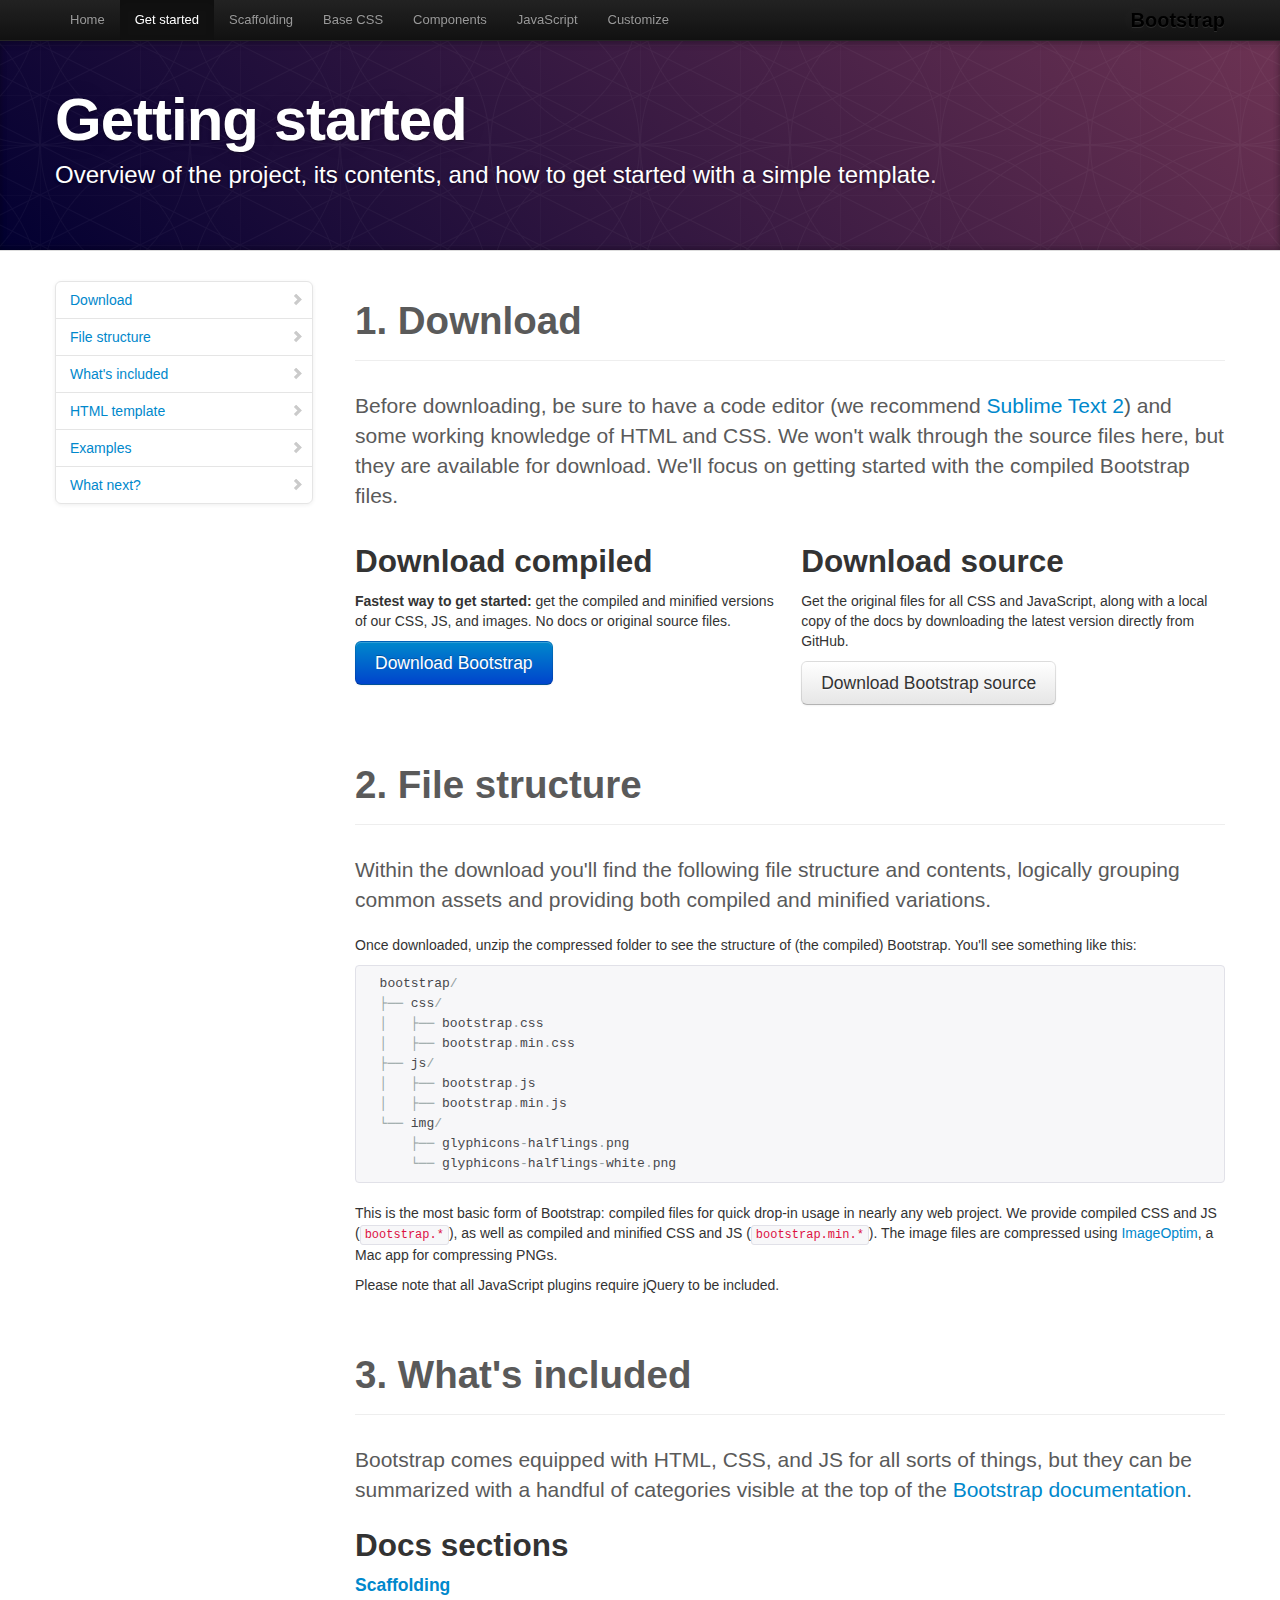
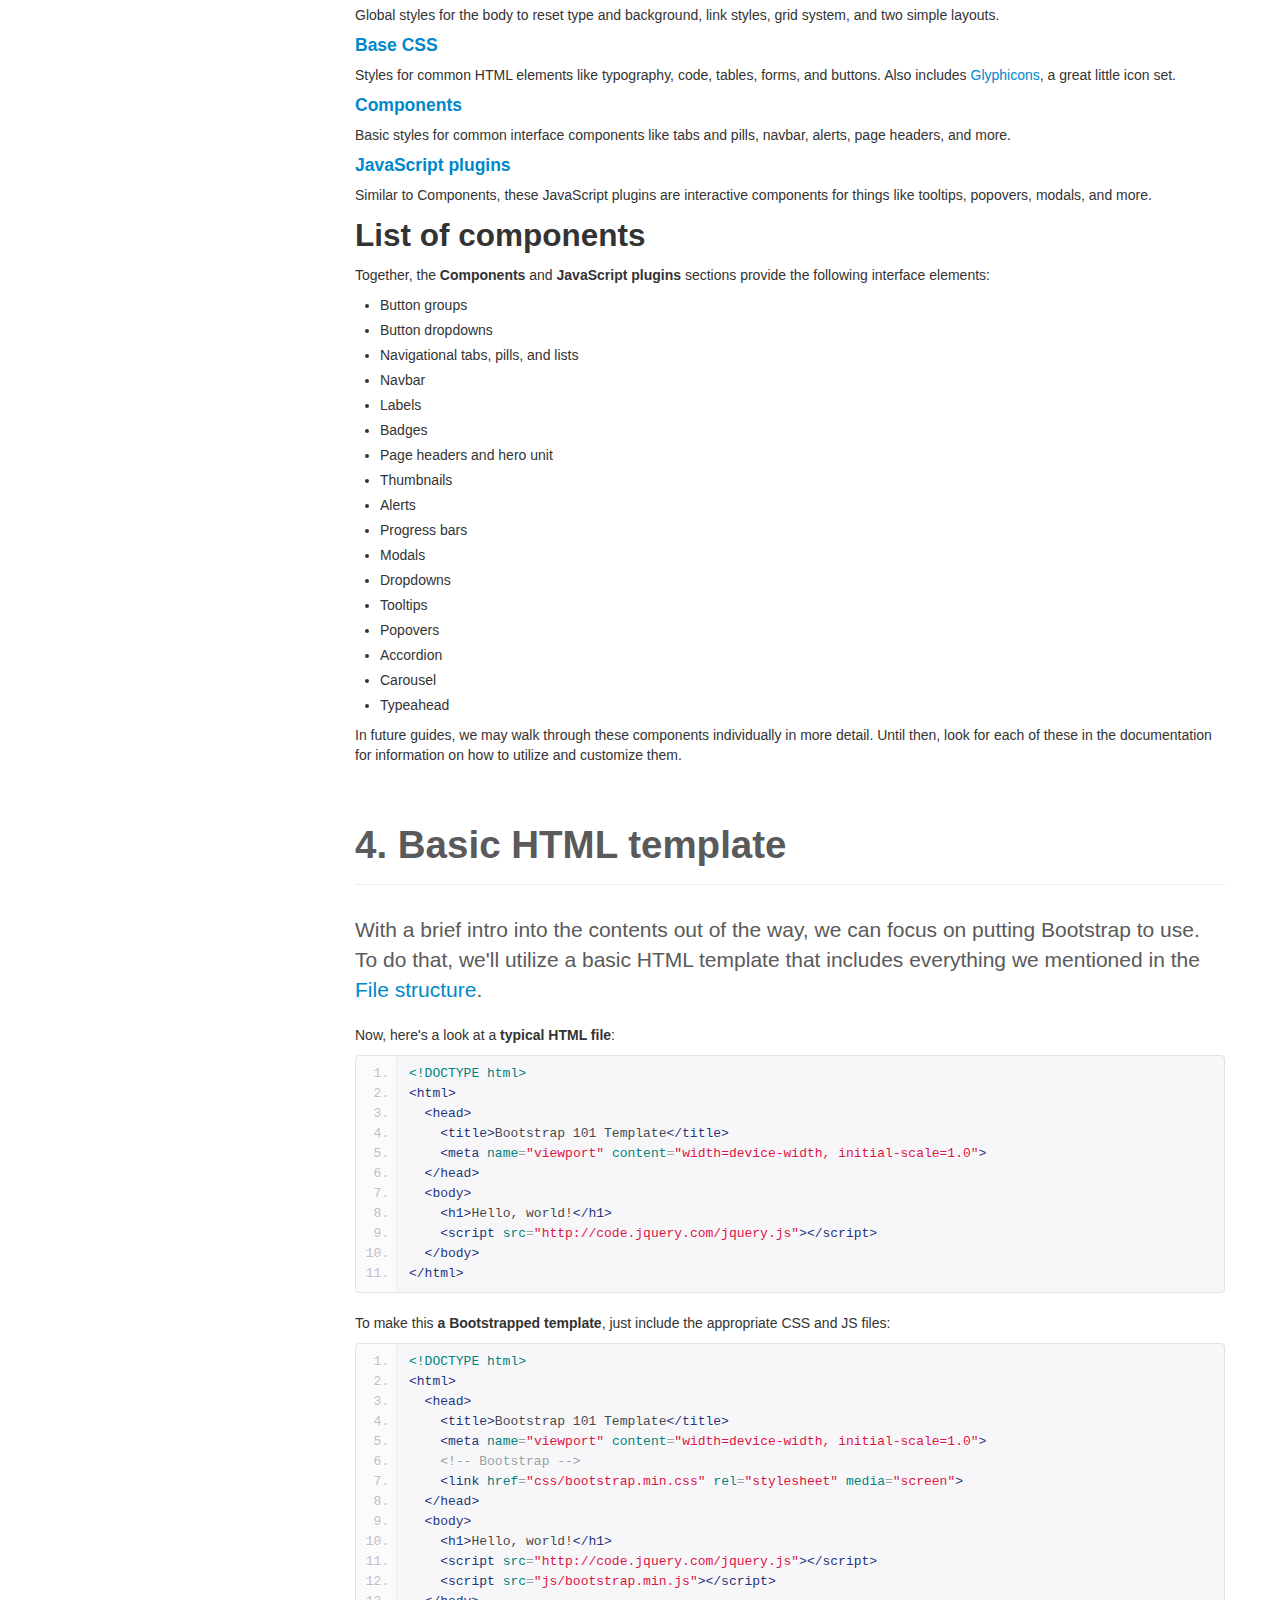
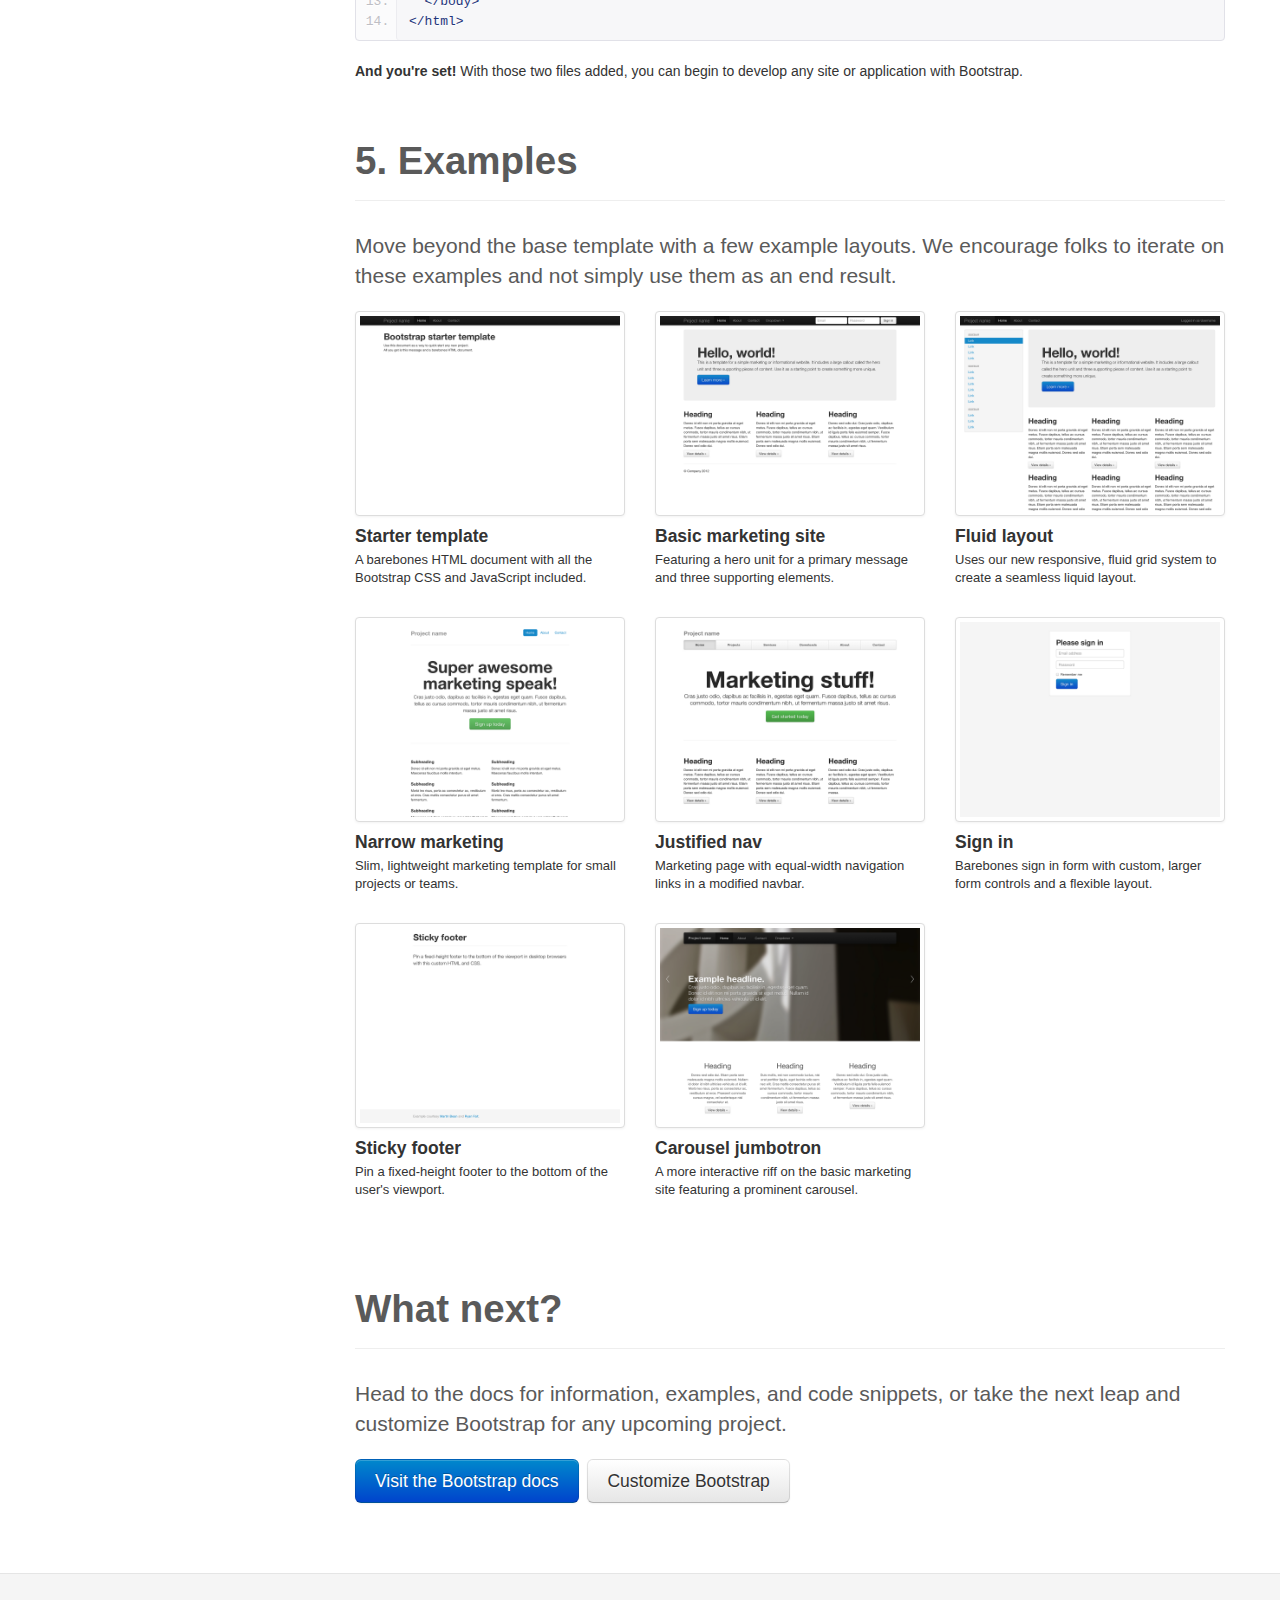
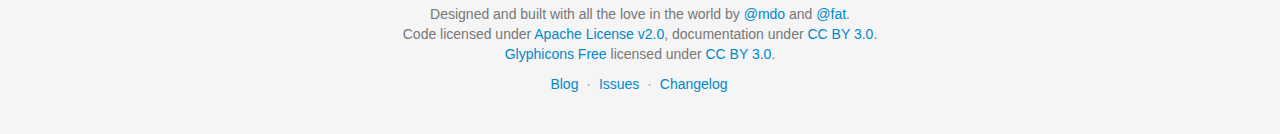
<file: app/lib/bootstrap/docs/getting-started.html>
<!DOCTYPE html>
<html lang="en">
  <head>
    <meta charset="utf-8">
    <title>Getting · Bootstrap</title>
    <meta name="viewport" content="width=device-width, initial-scale=1.0">
    <meta name="description" content="">
    <meta name="author" content="">

    <!-- Le styles -->
    <link href="assets/css/bootstrap.css" rel="stylesheet">
    <link href="assets/css/bootstrap-responsive.css" rel="stylesheet">
    <link href="assets/css/docs.css" rel="stylesheet">
    <link href="assets/js/google-code-prettify/prettify.css" rel="stylesheet">

    <!-- Le HTML5 shim, for IE6-8 support of HTML5 elements -->
    <!--[if lt IE 9]>
      <script src="assets/js/html5shiv.js"></script>
    <![endif]-->

    <!-- Le fav and touch icons -->
    <link rel="apple-touch-icon-precomposed" sizes="144x144" href="assets/ico/apple-touch-icon-144-precomposed.png">
    <link rel="apple-touch-icon-precomposed" sizes="114x114" href="assets/ico/apple-touch-icon-114-precomposed.png">
      <link rel="apple-touch-icon-precomposed" sizes="72x72" href="assets/ico/apple-touch-icon-72-precomposed.png">
                    <link rel="apple-touch-icon-precomposed" href="assets/ico/apple-touch-icon-57-precomposed.png">
                                   <link rel="shortcut icon" href="assets/ico/favicon.png">

    <script type="text/javascript">
      var _gaq = _gaq || [];
      _gaq.push(['_setAccount', 'UA-146052-10']);
      _gaq.push(['_trackPageview']);
      (function() {
        var ga = document.createElement('script'); ga.type = 'text/javascript'; ga.async = true;
        ga.src = ('https:' == document.location.protocol ? 'https://ssl' : 'http://www') + '.google-analytics.com/ga.js';
        var s = document.getElementsByTagName('script')[0]; s.parentNode.insertBefore(ga, s);
      })();
    </script>
  </head>

  <body data-spy="scroll" data-target=".bs-docs-sidebar">

    <!-- Navbar
    ================================================== -->
    <div class="navbar navbar-inverse navbar-fixed-top">
      <div class="navbar-inner">
        <div class="container">
          <button type="button" class="btn btn-navbar" data-toggle="collapse" data-target=".nav-collapse">
            <span class="icon-bar"></span>
            <span class="icon-bar"></span>
            <span class="icon-bar"></span>
          </button>
          <a class="brand" href="./index.html">Bootstrap</a>
          <div class="nav-collapse collapse">
            <ul class="nav">
              <li class="">
                <a href="./index.html">Home</a>
              </li>
              <li class="active">
                <a href="./getting-started.html">Get started</a>
              </li>
              <li class="">
                <a href="./scaffolding.html">Scaffolding</a>
              </li>
              <li class="">
                <a href="./base-css.html">Base CSS</a>
              </li>
              <li class="">
                <a href="./components.html">Components</a>
              </li>
              <li class="">
                <a href="./javascript.html">JavaScript</a>
              </li>
              <li class="">
                <a href="./customize.html">Customize</a>
              </li>
            </ul>
          </div>
        </div>
      </div>
    </div>

<!-- Subhead
================================================== -->
<header class="jumbotron subhead" id="overview">
  <div class="container">
    <h1>Getting started</h1>
    <p class="lead">Overview of the project, its contents, and how to get started with a simple template.</p>
  </div>
</header>


  <div class="container">

    <!-- Docs nav
    ================================================== -->
    <div class="row">
      <div class="span3 bs-docs-sidebar">
        <ul class="nav nav-list bs-docs-sidenav">
          <li><a href="#download-bootstrap"><i class="icon-chevron-right"></i> Download</a></li>
          <li><a href="#file-structure"><i class="icon-chevron-right"></i> File structure</a></li>
          <li><a href="#contents"><i class="icon-chevron-right"></i> What's included</a></li>
          <li><a href="#html-template"><i class="icon-chevron-right"></i> HTML template</a></li>
          <li><a href="#examples"><i class="icon-chevron-right"></i> Examples</a></li>
          <li><a href="#what-next"><i class="icon-chevron-right"></i> What next?</a></li>
        </ul>
      </div>
      <div class="span9">



        <!-- Download
        ================================================== -->
        <section id="download-bootstrap">
          <div class="page-header">
            <h1>1. Download</h1>
          </div>
          <p class="lead">Before downloading, be sure to have a code editor (we recommend <a href="http://sublimetext.com/2">Sublime Text 2</a>) and some working knowledge of HTML and CSS. We won't walk through the source files here, but they are available for download. We'll focus on getting started with the compiled Bootstrap files.</p>

          <div class="row-fluid">
            <div class="span6">
              <h2>Download compiled</h2>
              <p><strong>Fastest way to get started:</strong> get the compiled and minified versions of our CSS, JS, and images. No docs or original source files.</p>
              <p><a class="btn btn-large btn-primary" href="assets/bootstrap.zip" onclick="_gaq.push(['_trackEvent', 'Getting started', 'Download', 'Download compiled']);">Download Bootstrap</a></p>
            </div>
            <div class="span6">
              <h2>Download source</h2>
              <p>Get the original files for all CSS and JavaScript, along with a local copy of the docs by downloading the latest version directly from GitHub.</p>
              <p><a class="btn btn-large" href="https://github.com/twbs/bootstrap/zipball/master" >Download Bootstrap source</a></p>
            </div>
          </div>
        </section>



        <!-- File structure
        ================================================== -->
        <section id="file-structure">
          <div class="page-header">
            <h1>2. File structure</h1>
          </div>
          <p class="lead">Within the download you'll find the following file structure and contents, logically grouping common assets and providing both compiled and minified variations.</p>
          <p>Once downloaded, unzip the compressed folder to see the structure of (the compiled) Bootstrap. You'll see something like this:</p>
<pre class="prettyprint">
  bootstrap/
  ├── css/
  │   ├── bootstrap.css
  │   ├── bootstrap.min.css
  ├── js/
  │   ├── bootstrap.js
  │   ├── bootstrap.min.js
  └── img/
      ├── glyphicons-halflings.png
      └── glyphicons-halflings-white.png
</pre>
          <p>This is the most basic form of Bootstrap: compiled files for quick drop-in usage in nearly any web project. We provide compiled CSS and JS (<code>bootstrap.*</code>), as well as compiled and minified CSS and JS (<code>bootstrap.min.*</code>). The image files are compressed using <a href="http://imageoptim.com/">ImageOptim</a>, a Mac app for compressing PNGs.</p>
          <p>Please note that all JavaScript plugins require jQuery to be included.</p>
        </section>



        <!-- Contents
        ================================================== -->
        <section id="contents">
          <div class="page-header">
            <h1>3. What's included</h1>
          </div>
          <p class="lead">Bootstrap comes equipped with HTML, CSS, and JS for all sorts of things, but they can be summarized with a handful of categories visible at the top of the <a href="http://getbootstrap.com">Bootstrap documentation</a>.</p>

          <h2>Docs sections</h2>
          <h4><a href="http://twbs.github.com/bootstrap/scaffolding.html">Scaffolding</a></h4>
          <p>Global styles for the body to reset type and background, link styles, grid system, and two simple layouts.</p>
          <h4><a href="http://twbs.github.com/bootstrap/base-css.html">Base CSS</a></h4>
          <p>Styles for common HTML elements like typography, code, tables, forms, and buttons. Also includes <a href="http://glyphicons.com">Glyphicons</a>, a great little icon set.</p>
          <h4><a href="http://twbs.github.com/bootstrap/components.html">Components</a></h4>
          <p>Basic styles for common interface components like tabs and pills, navbar, alerts, page headers, and more.</p>
          <h4><a href="http://twbs.github.com/bootstrap/javascript.html">JavaScript plugins</a></h4>
          <p>Similar to Components, these JavaScript plugins are interactive components for things like tooltips, popovers, modals, and more.</p>

          <h2>List of components</h2>
          <p>Together, the <strong>Components</strong> and <strong>JavaScript plugins</strong> sections provide the following interface elements:</p>
          <ul>
            <li>Button groups</li>
            <li>Button dropdowns</li>
            <li>Navigational tabs, pills, and lists</li>
            <li>Navbar</li>
            <li>Labels</li>
            <li>Badges</li>
            <li>Page headers and hero unit</li>
            <li>Thumbnails</li>
            <li>Alerts</li>
            <li>Progress bars</li>
            <li>Modals</li>
            <li>Dropdowns</li>
            <li>Tooltips</li>
            <li>Popovers</li>
            <li>Accordion</li>
            <li>Carousel</li>
            <li>Typeahead</li>
          </ul>
          <p>In future guides, we may walk through these components individually in more detail. Until then, look for each of these in the documentation for information on how to utilize and customize them.</p>
        </section>



        <!-- HTML template
        ================================================== -->
        <section id="html-template">
          <div class="page-header">
            <h1>4. Basic HTML template</h1>
          </div>
          <p class="lead">With a brief intro into the contents out of the way, we can focus on putting Bootstrap to use. To do that, we'll utilize a basic HTML template that includes everything we mentioned in the <a href="./getting-started.html#file-structure">File structure</a>.</p>
          <p>Now, here's a look at a <strong>typical HTML file</strong>:</p>
<pre class="prettyprint linenums">
&lt;!DOCTYPE html&gt;
&lt;html&gt;
  &lt;head&gt;
    &lt;title&gt;Bootstrap 101 Template&lt;/title&gt;
    &lt;meta name="viewport" content="width=device-width, initial-scale=1.0"&gt;
  &lt;/head&gt;
  &lt;body&gt;
    &lt;h1&gt;Hello, world!&lt;/h1&gt;
    &lt;script src="http://code.jquery.com/jquery.js"&gt;&lt;/script&gt;
  &lt;/body&gt;
&lt;/html&gt;
</pre>
          <p>To make this <strong>a Bootstrapped template</strong>, just include the appropriate CSS and JS files:</p>
<pre class="prettyprint linenums">
&lt;!DOCTYPE html&gt;
&lt;html&gt;
  &lt;head&gt;
    &lt;title&gt;Bootstrap 101 Template&lt;/title&gt;
    &lt;meta name="viewport" content="width=device-width, initial-scale=1.0"&gt;
    &lt;!-- Bootstrap --&gt;
    &lt;link href="css/bootstrap.min.css" rel="stylesheet" media="screen"&gt;
  &lt;/head&gt;
  &lt;body&gt;
    &lt;h1&gt;Hello, world!&lt;/h1&gt;
    &lt;script src="http://code.jquery.com/jquery.js"&gt;&lt;/script&gt;
    &lt;script src="js/bootstrap.min.js"&gt;&lt;/script&gt;
  &lt;/body&gt;
&lt;/html&gt;
</pre>
          <p><strong>And you're set!</strong> With those two files added, you can begin to develop any site or application with Bootstrap.</p>
        </section>



        <!-- Examples
        ================================================== -->
        <section id="examples">
          <div class="page-header">
            <h1>5. Examples</h1>
          </div>
          <p class="lead">Move beyond the base template with a few example layouts. We encourage folks to iterate on these examples and not simply use them as an end result.</p>
          <ul class="thumbnails bootstrap-examples">
            <li class="span3">
              <a class="thumbnail" href="examples/starter-template.html">
                <img src="assets/img/examples/bootstrap-example-starter.png" alt="">
              </a>
              <h4>Starter template</h4>
              <p>A barebones HTML document with all the Bootstrap CSS and JavaScript included.</p>
            </li>
            <li class="span3">
              <a class="thumbnail" href="examples/hero.html">
                <img src="assets/img/examples/bootstrap-example-marketing.png" alt="">
              </a>
              <h4>Basic marketing site</h4>
              <p>Featuring a hero unit for a primary message and three supporting elements.</p>
            </li>
            <li class="span3">
              <a class="thumbnail" href="examples/fluid.html">
                <img src="assets/img/examples/bootstrap-example-fluid.png" alt="">
              </a>
              <h4>Fluid layout</h4>
              <p>Uses our new responsive, fluid grid system to create a seamless liquid layout.</p>
            </li>

            <li class="span3">
              <a class="thumbnail" href="examples/marketing-narrow.html">
                <img src="assets/img/examples/bootstrap-example-marketing-narrow.png" alt="">
              </a>
              <h4>Narrow marketing</h4>
              <p>Slim, lightweight marketing template for small projects or teams.</p>
            </li>
            <li class="span3">
              <a class="thumbnail" href="examples/justified-nav.html">
                <img src="assets/img/examples/bootstrap-example-justified-nav.png" alt="">
              </a>
              <h4>Justified nav</h4>
              <p>Marketing page with equal-width navigation links in a modified navbar.</p>
            </li>
            <li class="span3">
              <a class="thumbnail" href="examples/signin.html">
                <img src="assets/img/examples/bootstrap-example-signin.png" alt="">
              </a>
              <h4>Sign in</h4>
              <p>Barebones sign in form with custom, larger form controls and a flexible layout.</p>
            </li>

            <li class="span3">
              <a class="thumbnail" href="examples/sticky-footer.html">
                <img src="assets/img/examples/bootstrap-example-sticky-footer.png" alt="">
              </a>
              <h4>Sticky footer</h4>
              <p>Pin a fixed-height footer to the bottom of the user's viewport.</p>
            </li>
            <li class="span3">
              <a class="thumbnail" href="examples/carousel.html">
                <img src="assets/img/examples/bootstrap-example-carousel.png" alt="">
              </a>
              <h4>Carousel jumbotron</h4>
              <p>A more interactive riff on the basic marketing site featuring a prominent carousel.</p>
            </li>
          </ul>
        </section>




        <!-- Next
        ================================================== -->
        <section id="what-next">
          <div class="page-header">
            <h1>What next?</h1>
          </div>
          <p class="lead">Head to the docs for information, examples, and code snippets, or take the next leap and customize Bootstrap for any upcoming project.</p>
          <a class="btn btn-large btn-primary" href="./scaffolding.html" onclick="_gaq.push(['_trackEvent', 'Getting started', 'Next steps', 'Visit docs']);">Visit the Bootstrap docs</a>
          <a class="btn btn-large" href="./customize.html" style="margin-left: 5px;" onclick="_gaq.push(['_trackEvent', 'Getting started', 'Next steps', 'Customize']);">Customize Bootstrap</a>
        </section>




      </div>
    </div>

  </div>



    <!-- Footer
    ================================================== -->
    <footer class="footer">
      <div class="container">
        <p>Designed and built with all the love in the world by <a href="http://twitter.com/mdo" target="_blank">@mdo</a> and <a href="http://twitter.com/fat" target="_blank">@fat</a>.</p>
        <p>Code licensed under <a href="http://www.apache.org/licenses/LICENSE-2.0" target="_blank">Apache License v2.0</a>, documentation under <a href="http://creativecommons.org/licenses/by/3.0/">CC BY 3.0</a>.</p>
        <p><a href="http://glyphicons.com">Glyphicons Free</a> licensed under <a href="http://creativecommons.org/licenses/by/3.0/">CC BY 3.0</a>.</p>
        <ul class="footer-links">
          <li><a href="http://blog.getbootstrap.com">Blog</a></li>
          <li class="muted">&middot;</li>
          <li><a href="https://github.com/twbs/bootstrap/issues?state=open">Issues</a></li>
          <li class="muted">&middot;</li>
          <li><a href="https://github.com/twbs/bootstrap/releases">Changelog</a></li>
        </ul>
      </div>
    </footer>



    <!-- Le javascript
    ================================================== -->
    <!-- Placed at the end of the document so the pages load faster -->
    <script type="text/javascript" src="http://platform.twitter.com/widgets.js"></script>
    <script src="assets/js/jquery.js"></script>
    <script src="assets/js/bootstrap-transition.js"></script>
    <script src="assets/js/bootstrap-alert.js"></script>
    <script src="assets/js/bootstrap-modal.js"></script>
    <script src="assets/js/bootstrap-dropdown.js"></script>
    <script src="assets/js/bootstrap-scrollspy.js"></script>
    <script src="assets/js/bootstrap-tab.js"></script>
    <script src="assets/js/bootstrap-tooltip.js"></script>
    <script src="assets/js/bootstrap-popover.js"></script>
    <script src="assets/js/bootstrap-button.js"></script>
    <script src="assets/js/bootstrap-collapse.js"></script>
    <script src="assets/js/bootstrap-carousel.js"></script>
    <script src="assets/js/bootstrap-typeahead.js"></script>
    <script src="assets/js/bootstrap-affix.js"></script>

    <script src="assets/js/holder/holder.js"></script>
    <script src="assets/js/google-code-prettify/prettify.js"></script>

    <script src="assets/js/application.js"></script>


    <!-- Analytics
    ================================================== -->
    <script>
      var _gauges = _gauges || [];
      (function() {
        var t   = document.createElement('script');
        t.type  = 'text/javascript';
        t.async = true;
        t.id    = 'gauges-tracker';
        t.setAttribute('data-site-id', '4f0dc9fef5a1f55508000013');
        t.src = '//secure.gaug.es/track.js';
        var s = document.getElementsByTagName('script')[0];
        s.parentNode.insertBefore(t, s);
      })();
    </script>

  </body>
</html>
</file>
<file: app/lib/bootstrap/docs/assets/js/google-code-prettify/prettify.css>
.com { color: #93a1a1; }
.lit { color: #195f91; }
.pun, .opn, .clo { color: #93a1a1; }
.fun { color: #dc322f; }
.str, .atv { color: #D14; }
.kwd, .prettyprint .tag { color: #1e347b; }
.typ, .atn, .dec, .var { color: teal; }
.pln { color: #48484c; }

.prettyprint {
  padding: 8px;
  background-color: #f7f7f9;
  border: 1px solid #e1e1e8;
}
.prettyprint.linenums {
  -webkit-box-shadow: inset 40px 0 0 #fbfbfc, inset 41px 0 0 #ececf0;
     -moz-box-shadow: inset 40px 0 0 #fbfbfc, inset 41px 0 0 #ececf0;
          box-shadow: inset 40px 0 0 #fbfbfc, inset 41px 0 0 #ececf0;
}

/* Specify class=linenums on a pre to get line numbering */
ol.linenums {
  margin: 0 0 0 33px; /* IE indents via margin-left */
}
ol.linenums li {
  padding-left: 12px;
  color: #bebec5;
  line-height: 20px;
  text-shadow: 0 1px 0 #fff;
}
</file>
<file: app/lib/bootstrap/docs/assets/css/docs.css>
/* Add additional stylesheets below
-------------------------------------------------- */
/*
  Bootstrap's documentation styles
  Special styles for presenting Bootstrap's documentation and examples
*/



/* Body and structure
-------------------------------------------------- */

body {
  position: relative;
  padding-top: 40px;
}

/* Code in headings */
h3 code {
  font-size: 14px;
  font-weight: normal;
}



/* Tweak navbar brand link to be super sleek
-------------------------------------------------- */

body > .navbar {
  font-size: 13px;
}

/* Change the docs' brand */
body > .navbar .brand {
  padding-right: 0;
  padding-left: 0;
  margin-left: 20px;
  float: right;
  font-weight: bold;
  color: #000;
  text-shadow: 0 1px 0 rgba(255,255,255,.1), 0 0 30px rgba(255,255,255,.125);
  -webkit-transition: all .2s linear;
     -moz-transition: all .2s linear;
          transition: all .2s linear;
}
body > .navbar .brand:hover {
  text-decoration: none;
  text-shadow: 0 1px 0 rgba(255,255,255,.1), 0 0 30px rgba(255,255,255,.4);
}


/* Sections
-------------------------------------------------- */

/* padding for in-page bookmarks and fixed navbar */
section {
  padding-top: 30px;
}
section > .page-header,
section > .lead {
  color: #5a5a5a;
}
section > ul li {
  margin-bottom: 5px;
}

/* Separators (hr) */
.bs-docs-separator {
  margin: 40px 0 39px;
}

/* Faded out hr */
hr.soften {
  height: 1px;
  margin: 70px 0;
  background-image: -webkit-linear-gradient(left, rgba(0,0,0,0), rgba(0,0,0,.1), rgba(0,0,0,0));
  background-image:    -moz-linear-gradient(left, rgba(0,0,0,0), rgba(0,0,0,.1), rgba(0,0,0,0));
  background-image:     -ms-linear-gradient(left, rgba(0,0,0,0), rgba(0,0,0,.1), rgba(0,0,0,0));
  background-image:      -o-linear-gradient(left, rgba(0,0,0,0), rgba(0,0,0,.1), rgba(0,0,0,0));
  border: 0;
}



/* Jumbotrons
-------------------------------------------------- */

/* Base class
------------------------- */
.jumbotron {
  position: relative;
  padding: 40px 0;
  color: #fff;
  text-align: center;
  text-shadow: 0 1px 3px rgba(0,0,0,.4), 0 0 30px rgba(0,0,0,.075);
  background: #020031; /* Old browsers */
  background: -moz-linear-gradient(45deg,  #020031 0%, #6d3353 100%); /* FF3.6+ */
  background: -webkit-gradient(linear, left bottom, right top, color-stop(0%,#020031), color-stop(100%,#6d3353)); /* Chrome,Safari4+ */
  background: -webkit-linear-gradient(45deg,  #020031 0%,#6d3353 100%); /* Chrome10+,Safari5.1+ */
  background: -o-linear-gradient(45deg,  #020031 0%,#6d3353 100%); /* Opera 11.10+ */
  background: -ms-linear-gradient(45deg,  #020031 0%,#6d3353 100%); /* IE10+ */
  background: linear-gradient(45deg,  #020031 0%,#6d3353 100%); /* W3C */
  filter: progid:DXImageTransform.Microsoft.gradient( startColorstr='#020031', endColorstr='#6d3353',GradientType=1 ); /* IE6-9 fallback on horizontal gradient */
  -webkit-box-shadow: inset 0 3px 7px rgba(0,0,0,.2), inset 0 -3px 7px rgba(0,0,0,.2);
     -moz-box-shadow: inset 0 3px 7px rgba(0,0,0,.2), inset 0 -3px 7px rgba(0,0,0,.2);
          box-shadow: inset 0 3px 7px rgba(0,0,0,.2), inset 0 -3px 7px rgba(0,0,0,.2);
}
.jumbotron h1 {
  font-size: 80px;
  font-weight: bold;
  letter-spacing: -1px;
  line-height: 1;
}
.jumbotron p {
  font-size: 24px;
  font-weight: 300;
  line-height: 1.25;
  margin-bottom: 30px;
}

/* Link styles (used on .masthead-links as well) */
.jumbotron a {
  color: #fff;
  color: rgba(255,255,255,.5);
  -webkit-transition: all .2s ease-in-out;
     -moz-transition: all .2s ease-in-out;
          transition: all .2s ease-in-out;
}
.jumbotron a:hover {
  color: #fff;
  text-shadow: 0 0 10px rgba(255,255,255,.25);
}

/* Download button */
.masthead .btn {
  padding: 19px 24px;
  font-size: 24px;
  font-weight: 200;
  color: #fff; /* redeclare to override the `.jumbotron a` */
  border: 0;
  -webkit-border-radius: 6px;
     -moz-border-radius: 6px;
          border-radius: 6px;
  -webkit-box-shadow: inset 0 1px 0 rgba(255,255,255,.1), 0 1px 5px rgba(0,0,0,.25);
     -moz-box-shadow: inset 0 1px 0 rgba(255,255,255,.1), 0 1px 5px rgba(0,0,0,.25);
          box-shadow: inset 0 1px 0 rgba(255,255,255,.1), 0 1px 5px rgba(0,0,0,.25);
  -webkit-transition: none;
     -moz-transition: none;
          transition: none;
}
.masthead .btn:hover {
  -webkit-box-shadow: inset 0 1px 0 rgba(255,255,255,.1), 0 1px 5px rgba(0,0,0,.25);
     -moz-box-shadow: inset 0 1px 0 rgba(255,255,255,.1), 0 1px 5px rgba(0,0,0,.25);
          box-shadow: inset 0 1px 0 rgba(255,255,255,.1), 0 1px 5px rgba(0,0,0,.25);
}
.masthead .btn:active {
  -webkit-box-shadow: inset 0 2px 4px rgba(0,0,0,.1), 0 1px 0 rgba(255,255,255,.1);
     -moz-box-shadow: inset 0 2px 4px rgba(0,0,0,.1), 0 1px 0 rgba(255,255,255,.1);
          box-shadow: inset 0 2px 4px rgba(0,0,0,.1), 0 1px 0 rgba(255,255,255,.1);
}


/* Pattern overlay
------------------------- */
.jumbotron .container {
  position: relative;
  z-index: 2;
}
.jumbotron:after {
  content: '';
  display: block;
  position: absolute;
  top: 0;
  right: 0;
  bottom: 0;
  left: 0;
  background: url(../img/bs-docs-masthead-pattern.png) repeat center center;
  opacity: .4;
}
@media
only screen and (-webkit-min-device-pixel-ratio: 2),
only screen and (   min--moz-device-pixel-ratio: 2),
only screen and (     -o-min-device-pixel-ratio: 2/1) {

  .jumbotron:after {
    background-size: 150px 150px;
  }

}

/* Masthead (docs home)
------------------------- */
.masthead {
  padding: 70px 0 80px;
  margin-bottom: 0;
  color: #fff;
}
.masthead h1 {
  font-size: 120px;
  line-height: 1;
  letter-spacing: -2px;
}
.masthead p {
  font-size: 40px;
  font-weight: 200;
  line-height: 1.25;
}

/* Textual links in masthead */
.masthead-links {
  margin: 0;
  list-style: none;
}
.masthead-links li {
  display: inline;
  padding: 0 10px;
  color: rgba(255,255,255,.25);
}

/* Social proof buttons from GitHub & Twitter */
.bs-docs-social {
  padding: 15px 0;
  text-align: center;
  background-color: #f5f5f5;
  border-top: 1px solid #fff;
  border-bottom: 1px solid #ddd;
}

/* Quick links on Home */
.bs-docs-social-buttons {
  margin-left: 0;
  margin-bottom: 0;
  padding-left: 0;
  list-style: none;
}
.bs-docs-social-buttons li {
  display: inline-block;
  padding: 5px 8px;
  line-height: 1;
  *display: inline;
  *zoom: 1;
}

/* Subhead (other pages)
------------------------- */
.subhead {
  text-align: left;
  border-bottom: 1px solid #ddd;
}
.subhead h1 {
  font-size: 60px;
}
.subhead p {
  margin-bottom: 20px;
}
.subhead .navbar {
  display: none;
}



/* Marketing section of Overview
-------------------------------------------------- */

.marketing {
  text-align: center;
  color: #5a5a5a;
}
.marketing h1 {
  margin: 60px 0 10px;
  font-size: 60px;
  font-weight: 200;
  line-height: 1;
  letter-spacing: -1px;
}
.marketing h2 {
  font-weight: 200;
  margin-bottom: 5px;
}
.marketing p {
  font-size: 16px;
  line-height: 1.5;
}
.marketing .marketing-byline {
  margin-bottom: 40px;
  font-size: 20px;
  font-weight: 300;
  line-height: 1.25;
  color: #999;
}
.marketing-img {
  display: block;
  margin: 0 auto 30px;
  max-height: 145px;
}



/* Footer
-------------------------------------------------- */

.footer {
  text-align: center;
  padding: 30px 0;
  margin-top: 70px;
  border-top: 1px solid #e5e5e5;
  background-color: #f5f5f5;
}
.footer p {
  margin-bottom: 0;
  color: #777;
}
.footer-links {
  margin: 10px 0;
}
.footer-links li {
  display: inline;
  padding: 0 2px;
}
.footer-links li:first-child {
  padding-left: 0;
}



/* Special grid styles
-------------------------------------------------- */

.show-grid {
  margin-top: 10px;
  margin-bottom: 20px;
}
.show-grid [class*="span"] {
  background-color: #eee;
  text-align: center;
  -webkit-border-radius: 3px;
     -moz-border-radius: 3px;
          border-radius: 3px;
  min-height: 40px;
  line-height: 40px;
}
.show-grid [class*="span"]:hover {
  background-color: #ddd;
}
.show-grid .show-grid {
  margin-top: 0;
  margin-bottom: 0;
}
.show-grid .show-grid [class*="span"] {
  margin-top: 5px;
}
.show-grid [class*="span"] [class*="span"] {
  background-color: #ccc;
}
.show-grid [class*="span"] [class*="span"] [class*="span"] {
  background-color: #999;
}



/* Mini layout previews
-------------------------------------------------- */
.mini-layout {
  border: 1px solid #ddd;
  -webkit-border-radius: 6px;
     -moz-border-radius: 6px;
          border-radius: 6px;
  -webkit-box-shadow: 0 1px 2px rgba(0,0,0,.075);
     -moz-box-shadow: 0 1px 2px rgba(0,0,0,.075);
          box-shadow: 0 1px 2px rgba(0,0,0,.075);
}
.mini-layout,
.mini-layout .mini-layout-body,
.mini-layout.fluid .mini-layout-sidebar {
  height: 300px;
}
.mini-layout {
  margin-bottom: 20px;
  padding: 9px;
}
.mini-layout div {
  -webkit-border-radius: 3px;
     -moz-border-radius: 3px;
          border-radius: 3px;
}
.mini-layout .mini-layout-body {
  background-color: #dceaf4;
  margin: 0 auto;
  width: 70%;
}
.mini-layout.fluid .mini-layout-sidebar,
.mini-layout.fluid .mini-layout-header,
.mini-layout.fluid .mini-layout-body {
  float: left;
}
.mini-layout.fluid .mini-layout-sidebar {
  background-color: #bbd8e9;
  width: 20%;
}
.mini-layout.fluid .mini-layout-body {
  width: 77.5%;
  margin-left: 2.5%;
}



/* Download page
-------------------------------------------------- */

.download .page-header {
  margin-top: 36px;
}
.page-header .toggle-all {
  margin-top: 5px;
}

/* Space out h3s when following a section */
.download h3 {
  margin-bottom: 5px;
}
.download-builder input + h3,
.download-builder .checkbox + h3 {
  margin-top: 9px;
}

/* Fields for variables */
.download-builder input[type=text] {
  margin-bottom: 9px;
  font-family: Menlo, Monaco, "Courier New", monospace;
  font-size: 12px;
  color: #d14;
}
.download-builder input[type=text]:focus {
  background-color: #fff;
}

/* Custom, larger checkbox labels */
.download .checkbox {
  padding: 6px 10px 6px 25px;
  font-size: 13px;
  line-height: 18px;
  color: #555;
  background-color: #f9f9f9;
  -webkit-border-radius: 3px;
     -moz-border-radius: 3px;
          border-radius: 3px;
  cursor: pointer;
}
.download .checkbox:hover {
  color: #333;
  background-color: #f5f5f5;
}
.download .checkbox small {
  font-size: 12px;
  color: #777;
}

/* Variables section */
#variables label {
  margin-bottom: 0;
}

/* Giant download button */
.download-btn {
  margin: 36px 0 108px;
}
#download p,
#download h4 {
  max-width: 50%;
  margin: 0 auto;
  color: #999;
  text-align: center;
}
#download h4 {
  margin-bottom: 0;
}
#download p {
  margin-bottom: 18px;
}
.download-btn .btn {
  display: block;
  width: auto;
  padding: 19px 24px;
  margin-bottom: 27px;
  font-size: 30px;
  line-height: 1;
  text-align: center;
  -webkit-border-radius: 6px;
     -moz-border-radius: 6px;
          border-radius: 6px;
}



/* Misc
-------------------------------------------------- */

/* Make tables spaced out a bit more */
h2 + table,
h3 + table,
h4 + table,
h2 + .row {
  margin-top: 5px;
}

/* Example sites showcase */
.example-sites {
  xmargin-left: 20px;
}
.example-sites img {
  max-width: 100%;
  margin: 0 auto;
}

.scrollspy-example {
  height: 200px;
  overflow: auto;
  position: relative;
}


/* Fake the :focus state to demo it */
.focused {
  border-color: rgba(82,168,236,.8);
  -webkit-box-shadow: inset 0 1px 3px rgba(0,0,0,.1), 0 0 8px rgba(82,168,236,.6);
     -moz-box-shadow: inset 0 1px 3px rgba(0,0,0,.1), 0 0 8px rgba(82,168,236,.6);
          box-shadow: inset 0 1px 3px rgba(0,0,0,.1), 0 0 8px rgba(82,168,236,.6);
  outline: 0;
}

/* For input sizes, make them display block */
.docs-input-sizes select,
.docs-input-sizes input[type=text] {
  display: block;
  margin-bottom: 9px;
}

/* Icons
------------------------- */
.the-icons {
  margin-left: 0;
  list-style: none;
}
.the-icons li {
  float: left;
  width: 25%;
  line-height: 25px;
}
.the-icons i:hover {
  background-color: rgba(255,0,0,.25);
}

/* Example page
------------------------- */
.bootstrap-examples h4 {
  margin: 10px 0 5px;
}
.bootstrap-examples p {
  font-size: 13px;
  line-height: 18px;
}
.bootstrap-examples .thumbnail {
  margin-bottom: 9px;
  background-color: #fff;
}



/* Bootstrap code examples
-------------------------------------------------- */

/* Base class */
.bs-docs-example {
  position: relative;
  margin: 15px 0;
  padding: 39px 19px 14px;
  *padding-top: 19px;
  background-color: #fff;
  border: 1px solid #ddd;
  -webkit-border-radius: 4px;
     -moz-border-radius: 4px;
          border-radius: 4px;
}

/* Echo out a label for the example */
.bs-docs-example:after {
  content: "Example";
  position: absolute;
  top: -1px;
  left: -1px;
  padding: 3px 7px;
  font-size: 12px;
  font-weight: bold;
  background-color: #f5f5f5;
  border: 1px solid #ddd;
  color: #9da0a4;
  -webkit-border-radius: 4px 0 4px 0;
     -moz-border-radius: 4px 0 4px 0;
          border-radius: 4px 0 4px 0;
}

/* Remove spacing between an example and it's code */
.bs-docs-example + .prettyprint {
  margin-top: -20px;
  padding-top: 15px;
}

/* Tweak examples
------------------------- */
.bs-docs-example > p:last-child {
  margin-bottom: 0;
}
.bs-docs-example .table,
.bs-docs-example .progress,
.bs-docs-example .well,
.bs-docs-example .alert,
.bs-docs-example .hero-unit,
.bs-docs-example .pagination,
.bs-docs-example .navbar,
.bs-docs-example > .nav,
.bs-docs-example blockquote {
  margin-bottom: 5px;
}
.bs-docs-example .pagination {
  margin-top: 0;
}
.bs-navbar-top-example,
.bs-navbar-bottom-example {
  z-index: 1;
  padding: 0;
  height: 90px;
  overflow: hidden; /* cut the drop shadows off */
}
.bs-navbar-top-example .navbar-fixed-top,
.bs-navbar-bottom-example .navbar-fixed-bottom {
  margin-left: 0;
  margin-right: 0;
}
.bs-navbar-top-example {
  -webkit-border-radius: 0 0 4px 4px;
     -moz-border-radius: 0 0 4px 4px;
          border-radius: 0 0 4px 4px;
}
.bs-navbar-top-example:after {
  top: auto;
  bottom: -1px;
  -webkit-border-radius: 0 4px 0 4px;
     -moz-border-radius: 0 4px 0 4px;
          border-radius: 0 4px 0 4px;
}
.bs-navbar-bottom-example {
  -webkit-border-radius: 4px 4px 0 0;
     -moz-border-radius: 4px 4px 0 0;
          border-radius: 4px 4px 0 0;
}
.bs-navbar-bottom-example .navbar {
  margin-bottom: 0;
}
form.bs-docs-example {
  padding-bottom: 19px;
}

/* Images */
.bs-docs-example-images img {
  margin: 10px;
  display: inline-block;
}

/* Tooltips */
.bs-docs-tooltip-examples {
  text-align: center;
  margin: 0 0 10px;
  list-style: none;
}
.bs-docs-tooltip-examples li {
  display: inline;
  padding: 0 10px;
}

/* Popovers */
.bs-docs-example-popover {
  padding-bottom: 24px;
  background-color: #f9f9f9;
}
.bs-docs-example-popover .popover {
  position: relative;
  display: block;
  float: left;
  width: 260px;
  margin: 20px;
}

/* Dropdowns */
.bs-docs-example-submenus {
  min-height: 180px;
}
.bs-docs-example-submenus > .pull-left + .pull-left {
  margin-left: 20px;
}
.bs-docs-example-submenus .dropup > .dropdown-menu,
.bs-docs-example-submenus .dropdown > .dropdown-menu {
  display: block;
  position: static;
  margin-bottom: 5px;
  *width: 180px;
}



/* Responsive docs
-------------------------------------------------- */

/* Utility classes table
------------------------- */
.responsive-utilities th small {
  display: block;
  font-weight: normal;
  color: #999;
}
.responsive-utilities tbody th {
  font-weight: normal;
}
.responsive-utilities td {
  text-align: center;
}
.responsive-utilities td.is-visible {
  color: #468847;
  background-color: #dff0d8 !important;
}
.responsive-utilities td.is-hidden {
  color: #ccc;
  background-color: #f9f9f9 !important;
}

/* Responsive tests
------------------------- */
.responsive-utilities-test {
  margin-top: 5px;
  margin-left: 0;
  list-style: none;
  overflow: hidden; /* clear floats */
}
.responsive-utilities-test li {
  position: relative;
  float: left;
  width: 25%;
  height: 43px;
  font-size: 14px;
  font-weight: bold;
  line-height: 43px;
  color: #999;
  text-align: center;
  border: 1px solid #ddd;
  -webkit-border-radius: 4px;
     -moz-border-radius: 4px;
          border-radius: 4px;
}
.responsive-utilities-test li + li {
  margin-left: 10px;
}
.responsive-utilities-test span {
  position: absolute;
  top:    -1px;
  left:   -1px;
  right:  -1px;
  bottom: -1px;
  -webkit-border-radius: 4px;
     -moz-border-radius: 4px;
          border-radius: 4px;
}
.responsive-utilities-test span {
  color: #468847;
  background-color: #dff0d8;
  border: 1px solid #d6e9c6;
}



/* Sidenav for Docs
-------------------------------------------------- */

.bs-docs-sidenav {
  width: 228px;
  margin: 30px 0 0;
  padding: 0;
  background-color: #fff;
  -webkit-border-radius: 6px;
     -moz-border-radius: 6px;
          border-radius: 6px;
  -webkit-box-shadow: 0 1px 4px rgba(0,0,0,.065);
     -moz-box-shadow: 0 1px 4px rgba(0,0,0,.065);
          box-shadow: 0 1px 4px rgba(0,0,0,.065);
}
.bs-docs-sidenav > li > a {
  display: block;
  width: 190px \9;
  margin: 0 0 -1px;
  padding: 8px 14px;
  border: 1px solid #e5e5e5;
}
.bs-docs-sidenav > li:first-child > a {
  -webkit-border-radius: 6px 6px 0 0;
     -moz-border-radius: 6px 6px 0 0;
          border-radius: 6px 6px 0 0;
}
.bs-docs-sidenav > li:last-child > a {
  -webkit-border-radius: 0 0 6px 6px;
     -moz-border-radius: 0 0 6px 6px;
          border-radius: 0 0 6px 6px;
}
.bs-docs-sidenav > .active > a {
  position: relative;
  z-index: 2;
  padding: 9px 15px;
  border: 0;
  text-shadow: 0 1px 0 rgba(0,0,0,.15);
  -webkit-box-shadow: inset 1px 0 0 rgba(0,0,0,.1), inset -1px 0 0 rgba(0,0,0,.1);
     -moz-box-shadow: inset 1px 0 0 rgba(0,0,0,.1), inset -1px 0 0 rgba(0,0,0,.1);
          box-shadow: inset 1px 0 0 rgba(0,0,0,.1), inset -1px 0 0 rgba(0,0,0,.1);
}
/* Chevrons */
.bs-docs-sidenav .icon-chevron-right {
  float: right;
  margin-top: 2px;
  margin-right: -6px;
  opacity: .25;
}
.bs-docs-sidenav > li > a:hover {
  background-color: #f5f5f5;
}
.bs-docs-sidenav a:hover .icon-chevron-right {
  opacity: .5;
}
.bs-docs-sidenav .active .icon-chevron-right,
.bs-docs-sidenav .active a:hover .icon-chevron-right {
  background-image: url(../img/glyphicons-halflings-white.png);
  opacity: 1;
}
.bs-docs-sidenav.affix {
  top: 40px;
}
.bs-docs-sidenav.affix-bottom {
  position: absolute;
  top: auto;
  bottom: 270px;
}




/* Responsive
-------------------------------------------------- */

/* Desktop large
------------------------- */
@media (min-width: 1200px) {
  .bs-docs-container {
    max-width: 970px;
  }
  .bs-docs-sidenav {
    width: 258px;
  }
  .bs-docs-sidenav > li > a {
    width: 230px \9; /* Override the previous IE8-9 hack */
  }
}

/* Desktop
------------------------- */
@media (max-width: 980px) {
  /* Unfloat brand */
  body > .navbar-fixed-top .brand {
    float: left;
    margin-left: 0;
    padding-left: 10px;
    padding-right: 10px;
  }

  /* Inline-block quick links for more spacing */
  .quick-links li {
    display: inline-block;
    margin: 5px;
  }

  /* When affixed, space properly */
  .bs-docs-sidenav {
    top: 0;
    width: 218px;
    margin-top: 30px;
    margin-right: 0;
  }
}

/* Tablet to desktop
------------------------- */
@media (min-width: 768px) and (max-width: 979px) {
  /* Remove any padding from the body */
  body {
    padding-top: 0;
  }
  /* Widen masthead and social buttons to fill body padding */
  .jumbotron {
    margin-top: -20px; /* Offset bottom margin on .navbar */
  }
  /* Adjust sidenav width */
  .bs-docs-sidenav {
    width: 166px;
    margin-top: 20px;
  }
  .bs-docs-sidenav.affix {
    top: 0;
  }
}

/* Tablet
------------------------- */
@media (max-width: 767px) {
  /* Remove any padding from the body */
  body {
    padding-top: 0;
  }

  /* Widen masthead and social buttons to fill body padding */
  .jumbotron {
    padding: 40px 20px;
    margin-top:   -20px; /* Offset bottom margin on .navbar */
    margin-right: -20px;
    margin-left:  -20px;
  }
  .masthead h1 {
    font-size: 90px;
  }
  .masthead p,
  .masthead .btn {
    font-size: 24px;
  }
  .marketing .span4 {
    margin-bottom: 40px;
  }
  .bs-docs-social {
    margin: 0 -20px;
  }

  /* Space out the show-grid examples */
  .show-grid [class*="span"] {
    margin-bottom: 5px;
  }

  /* Sidenav */
  .bs-docs-sidenav {
    width: auto;
    margin-bottom: 20px;
  }
  .bs-docs-sidenav.affix {
    position: static;
    width: auto;
    top: 0;
  }

  /* Unfloat the back to top link in footer */
  .footer {
    margin-left: -20px;
    margin-right: -20px;
    padding-left: 20px;
    padding-right: 20px;
  }
  .footer p {
    margin-bottom: 9px;
  }
}

/* Landscape phones
------------------------- */
@media (max-width: 480px) {
  /* Remove padding above jumbotron */
  body {
    padding-top: 0;
  }

  /* Change up some type stuff */
  h2 small {
    display: block;
  }

  /* Downsize the jumbotrons */
  .jumbotron h1 {
    font-size: 45px;
  }
  .jumbotron p,
  .jumbotron .btn {
    font-size: 18px;
  }
  .jumbotron .btn {
    display: block;
    margin: 0 auto;
  }

  /* center align subhead text like the masthead */
  .subhead h1,
  .subhead p {
    text-align: center;
  }

  /* Marketing on home */
  .marketing h1 {
    font-size: 30px;
  }
  .marketing-byline {
    font-size: 18px;
  }

  /* center example sites */
  .example-sites {
    margin-left: 0;
  }
  .example-sites > li {
    float: none;
    display: block;
    max-width: 280px;
    margin: 0 auto 18px;
    text-align: center;
  }
  .example-sites .thumbnail > img {
    max-width: 270px;
  }

  /* Do our best to make tables work in narrow viewports */
  table code {
    white-space: normal;
    word-wrap: break-word;
    word-break: break-all;
  }

  /* Examples: dropdowns */
  .bs-docs-example-submenus > .pull-left {
    float: none;
    clear: both;
  }
  .bs-docs-example-submenus > .pull-left,
  .bs-docs-example-submenus > .pull-left + .pull-left {
    margin-left: 0;
  }
  .bs-docs-example-submenus p {
    margin-bottom: 0;
  }
  .bs-docs-example-submenus .dropup > .dropdown-menu,
  .bs-docs-example-submenus .dropdown > .dropdown-menu {
    margin-bottom: 10px;
    float: none;
    max-width: 180px;
  }

  /* Examples: modal */
  .modal-example .modal {
    position: relative;
    top: auto;
    right: auto;
    bottom: auto;
    left: auto;
  }

  /* Tighten up footer */
  .footer {
    padding-top: 20px;
    padding-bottom: 20px;
  }
}
</file>
<file: app/lib/bootstrap/js/tests/vendor/qunit.css>
/**
 * QUnit - A JavaScript Unit Testing Framework
 *
 * http://docs.jquery.com/QUnit
 *
 * Copyright (c) 2012 John Resig, Jörn Zaefferer
 * Dual licensed under the MIT (MIT-LICENSE.txt)
 * or GPL (GPL-LICENSE.txt) licenses.
 */

/** Font Family and Sizes */

#qunit-tests, #qunit-header, #qunit-banner, #qunit-testrunner-toolbar, #qunit-userAgent, #qunit-testresult {
	font-family: "Helvetica Neue Light", "HelveticaNeue-Light", "Helvetica Neue", Calibri, Helvetica, Arial, sans-serif;
}

#qunit-testrunner-toolbar, #qunit-userAgent, #qunit-testresult, #qunit-tests li { font-size: small; }
#qunit-tests { font-size: smaller; }


/** Resets */

#qunit-tests, #qunit-tests ol, #qunit-header, #qunit-banner, #qunit-userAgent, #qunit-testresult {
	margin: 0;
	padding: 0;
}


/** Header */

#qunit-header {
	padding: 0.5em 0 0.5em 1em;

	color: #8699a4;
	background-color: #0d3349;

	font-size: 1.5em;
	line-height: 1em;
	font-weight: normal;

	border-radius: 15px 15px 0 0;
	-moz-border-radius: 15px 15px 0 0;
	-webkit-border-top-right-radius: 15px;
	-webkit-border-top-left-radius: 15px;
}

#qunit-header a {
	text-decoration: none;
	color: #c2ccd1;
}

#qunit-header a:hover,
#qunit-header a:focus {
	color: #fff;
}

#qunit-banner {
	height: 5px;
}

#qunit-testrunner-toolbar {
	padding: 0.5em 0 0.5em 2em;
	color: #5E740B;
	background-color: #eee;
}

#qunit-userAgent {
	padding: 0.5em 0 0.5em 2.5em;
	background-color: #2b81af;
	color: #fff;
	text-shadow: rgba(0, 0, 0, 0.5) 2px 2px 1px;
}


/** Tests: Pass/Fail */

#qunit-tests {
	list-style-position: inside;
}

#qunit-tests li {
	padding: 0.4em 0.5em 0.4em 2.5em;
	border-bottom: 1px solid #fff;
	list-style-position: inside;
}

#qunit-tests.hidepass li.pass, #qunit-tests.hidepass li.running  {
	display: none;
}

#qunit-tests li strong {
	cursor: pointer;
}

#qunit-tests li a {
	padding: 0.5em;
	color: #c2ccd1;
	text-decoration: none;
}
#qunit-tests li a:hover,
#qunit-tests li a:focus {
	color: #000;
}

#qunit-tests ol {
	margin-top: 0.5em;
	padding: 0.5em;

	background-color: #fff;

	border-radius: 15px;
	-moz-border-radius: 15px;
	-webkit-border-radius: 15px;

	box-shadow: inset 0px 2px 13px #999;
	-moz-box-shadow: inset 0px 2px 13px #999;
	-webkit-box-shadow: inset 0px 2px 13px #999;
}

#qunit-tests table {
	border-collapse: collapse;
	margin-top: .2em;
}

#qunit-tests th {
	text-align: right;
	vertical-align: top;
	padding: 0 .5em 0 0;
}

#qunit-tests td {
	vertical-align: top;
}

#qunit-tests pre {
	margin: 0;
	white-space: pre-wrap;
	word-wrap: break-word;
}

#qunit-tests del {
	background-color: #e0f2be;
	color: #374e0c;
	text-decoration: none;
}

#qunit-tests ins {
	background-color: #ffcaca;
	color: #500;
	text-decoration: none;
}

/*** Test Counts */

#qunit-tests b.counts                       { color: black; }
#qunit-tests b.passed                       { color: #5E740B; }
#qunit-tests b.failed                       { color: #710909; }

#qunit-tests li li {
	margin: 0.5em;
	padding: 0.4em 0.5em 0.4em 0.5em;
	background-color: #fff;
	border-bottom: none;
	list-style-position: inside;
}

/*** Passing Styles */

#qunit-tests li li.pass {
	color: #5E740B;
	background-color: #fff;
	border-left: 26px solid #C6E746;
}

#qunit-tests .pass                          { color: #528CE0; background-color: #D2E0E6; }
#qunit-tests .pass .test-name               { color: #366097; }

#qunit-tests .pass .test-actual,
#qunit-tests .pass .test-expected           { color: #999999; }

#qunit-banner.qunit-pass                    { background-color: #C6E746; }

/*** Failing Styles */

#qunit-tests li li.fail {
	color: #710909;
	background-color: #fff;
	border-left: 26px solid #EE5757;
	white-space: pre;
}

#qunit-tests > li:last-child {
	border-radius: 0 0 15px 15px;
	-moz-border-radius: 0 0 15px 15px;
	-webkit-border-bottom-right-radius: 15px;
	-webkit-border-bottom-left-radius: 15px;
}

#qunit-tests .fail                          { color: #000000; background-color: #EE5757; }
#qunit-tests .fail .test-name,
#qunit-tests .fail .module-name             { color: #000000; }

#qunit-tests .fail .test-actual             { color: #EE5757; }
#qunit-tests .fail .test-expected           { color: green;   }

#qunit-banner.qunit-fail                    { background-color: #EE5757; }


/** Result */

#qunit-testresult {
	padding: 0.5em 0.5em 0.5em 2.5em;

	color: #2b81af;
	background-color: #D2E0E6;

	border-bottom: 1px solid white;
}

/** Fixture */

#qunit-fixture {
	position: absolute;
	top: -10000px;
	left: -10000px;
}

/** Runoff */

#qunit-fixture {
  display:none;
}
</file>
